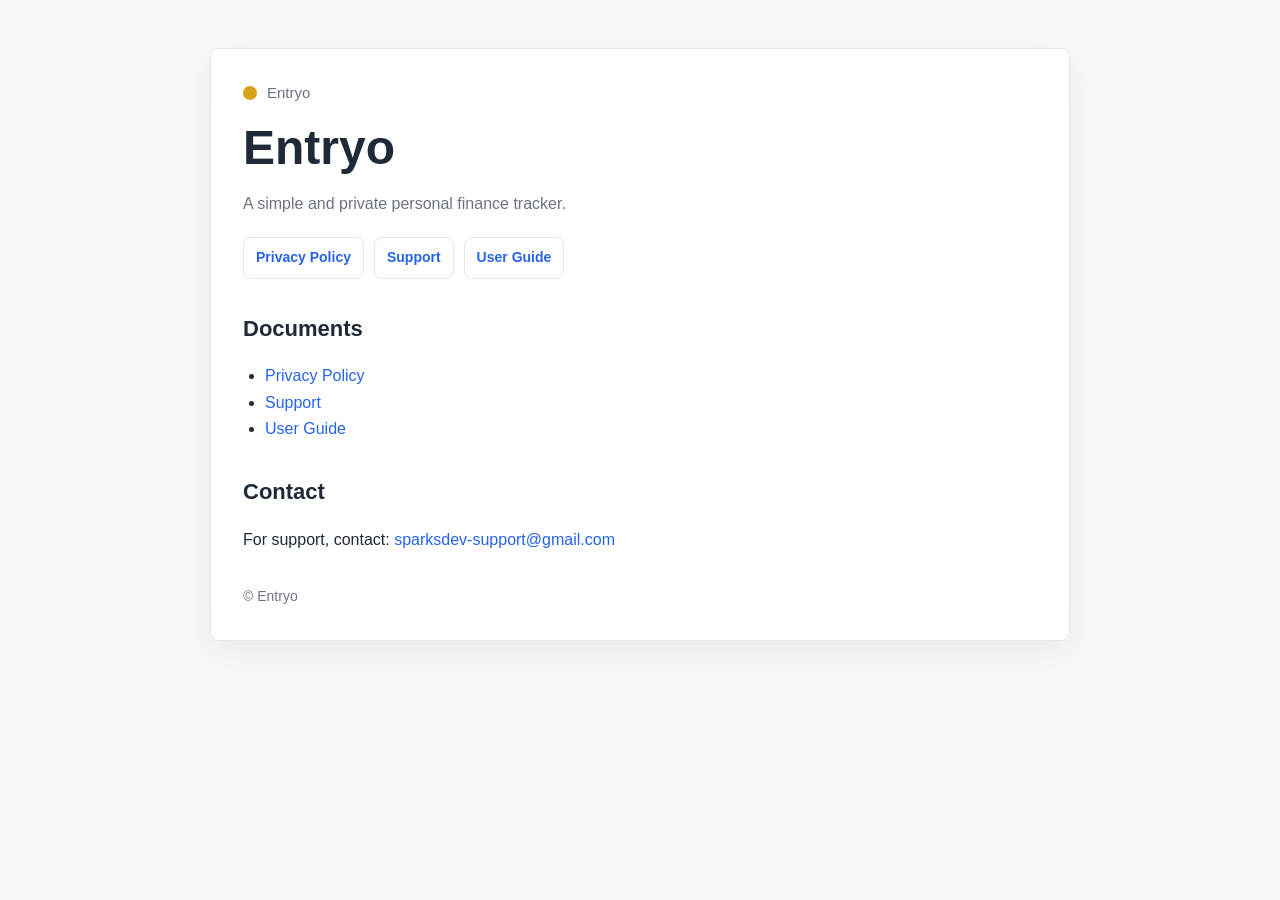
<file: index.html>
<!doctype html>
<html lang="en">
<head>
  <meta charset="utf-8">
  <meta name="viewport" content="width=device-width, initial-scale=1">
  <title>Entryo</title>
  <meta name="description" content="Entryo documents">
  <link rel="stylesheet" href="./styles.css">
</head>
<body>
  <main class="container">
    <article class="card">

<header>
  <div class="brand"><span class="logo-dot"></span><span>Entryo</span></div>
  <h1>Entryo</h1>
  <p class="muted">A simple and private personal finance tracker.</p>
  <nav class="page-actions" aria-label="Documents">
    <a class="button-link" href="./privacy/">Privacy Policy</a>
    <a class="button-link" href="./support/">Support</a>
    <a class="button-link" href="./guide/">User Guide</a>
  </nav>
</header>
<h2>Documents</h2>
<ul>
  <li><a href="./privacy/">Privacy Policy</a></li>
  <li><a href="./support/">Support</a></li>
  <li><a href="./guide/">User Guide</a></li>
</ul>
<h2>Contact</h2>
<p>For support, contact: <a href="mailto:sparksdev-support@gmail.com">sparksdev-support@gmail.com</a></p>
<footer>© Entryo</footer>

    </article>
  </main>
</body>
</html>
</file>
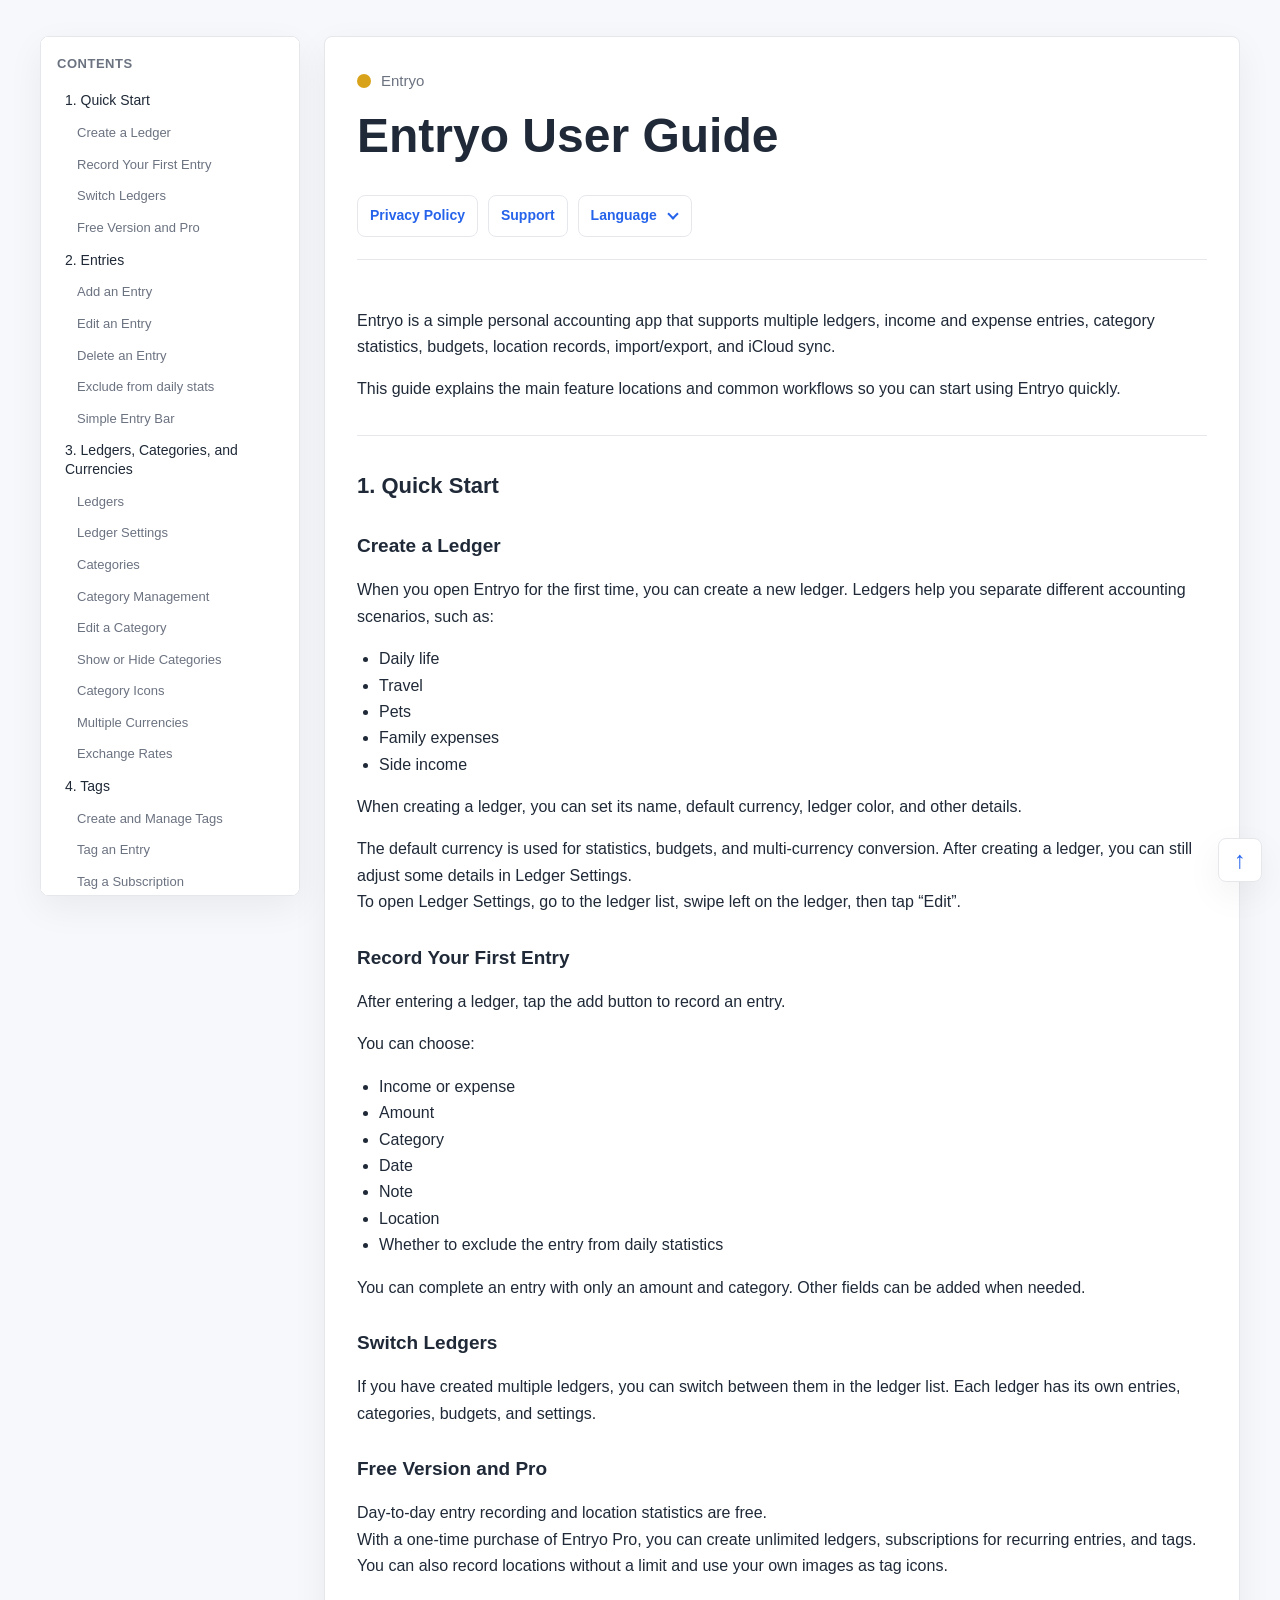
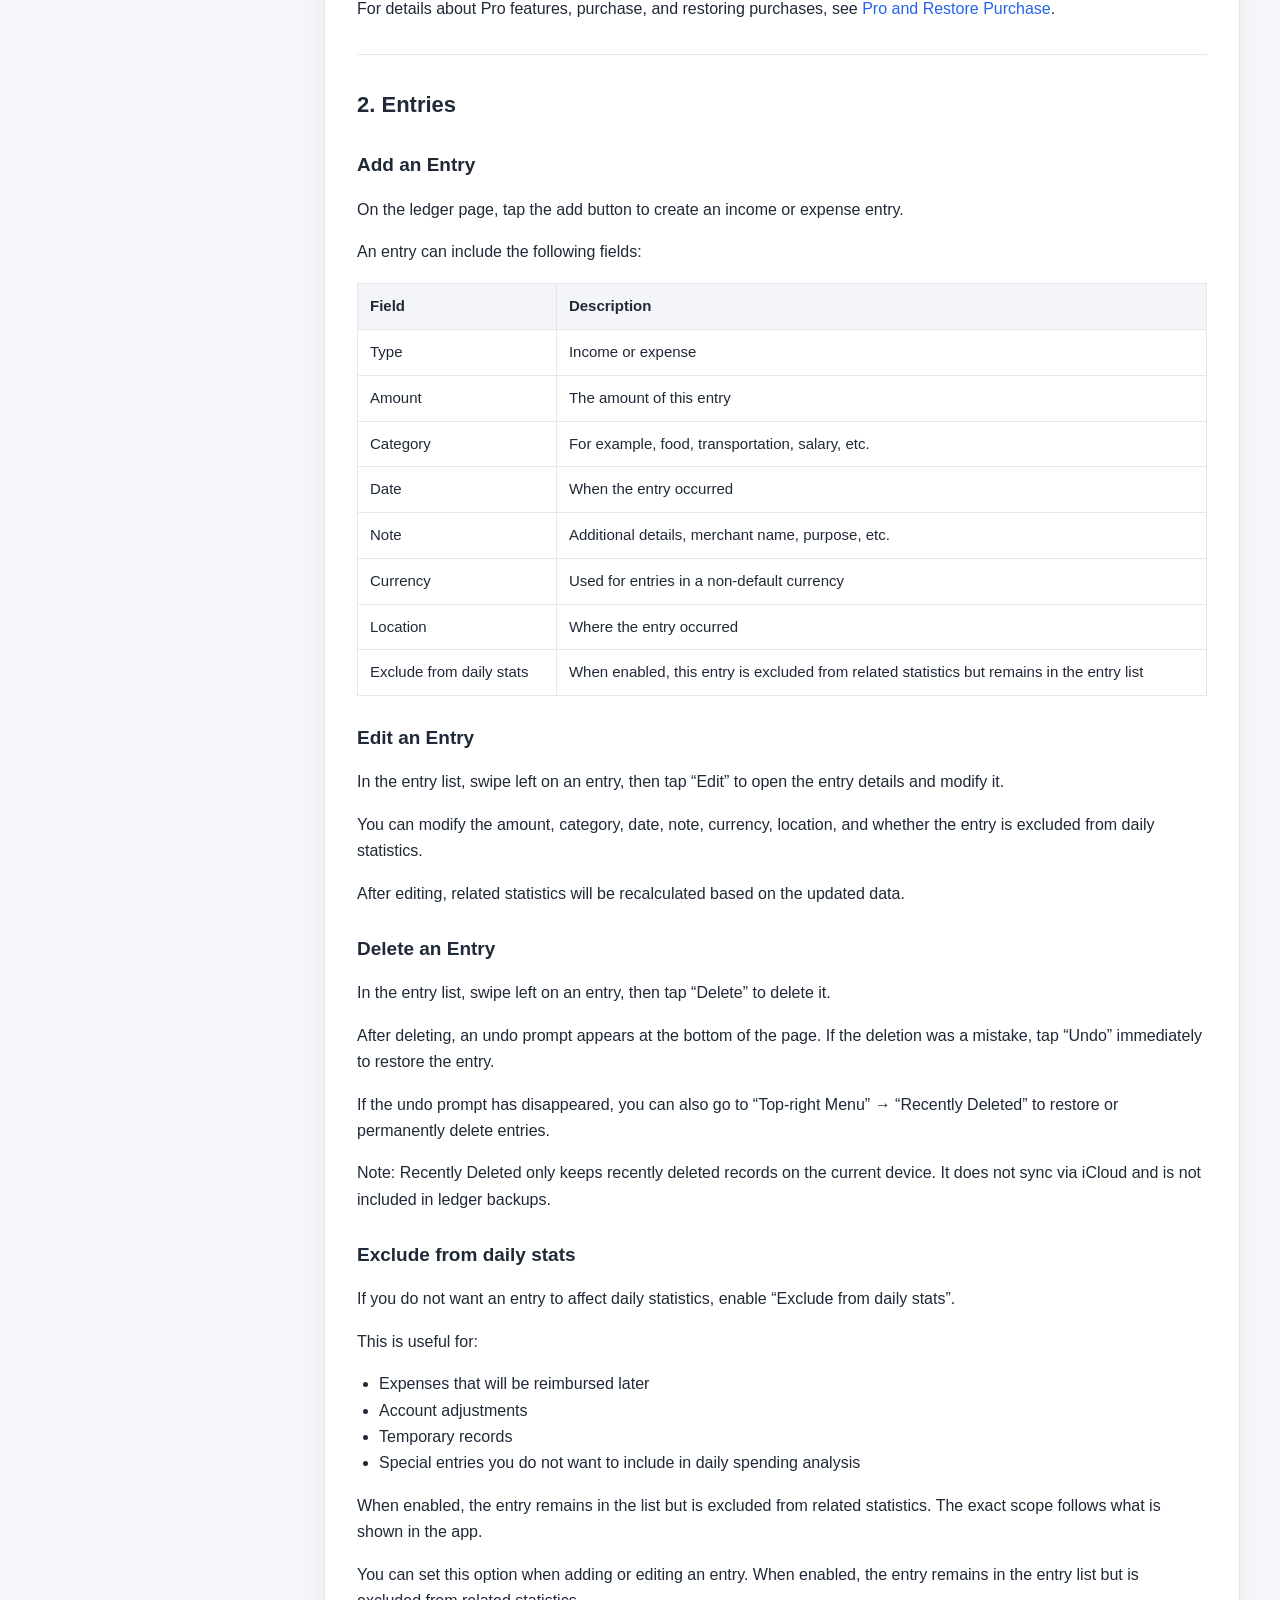
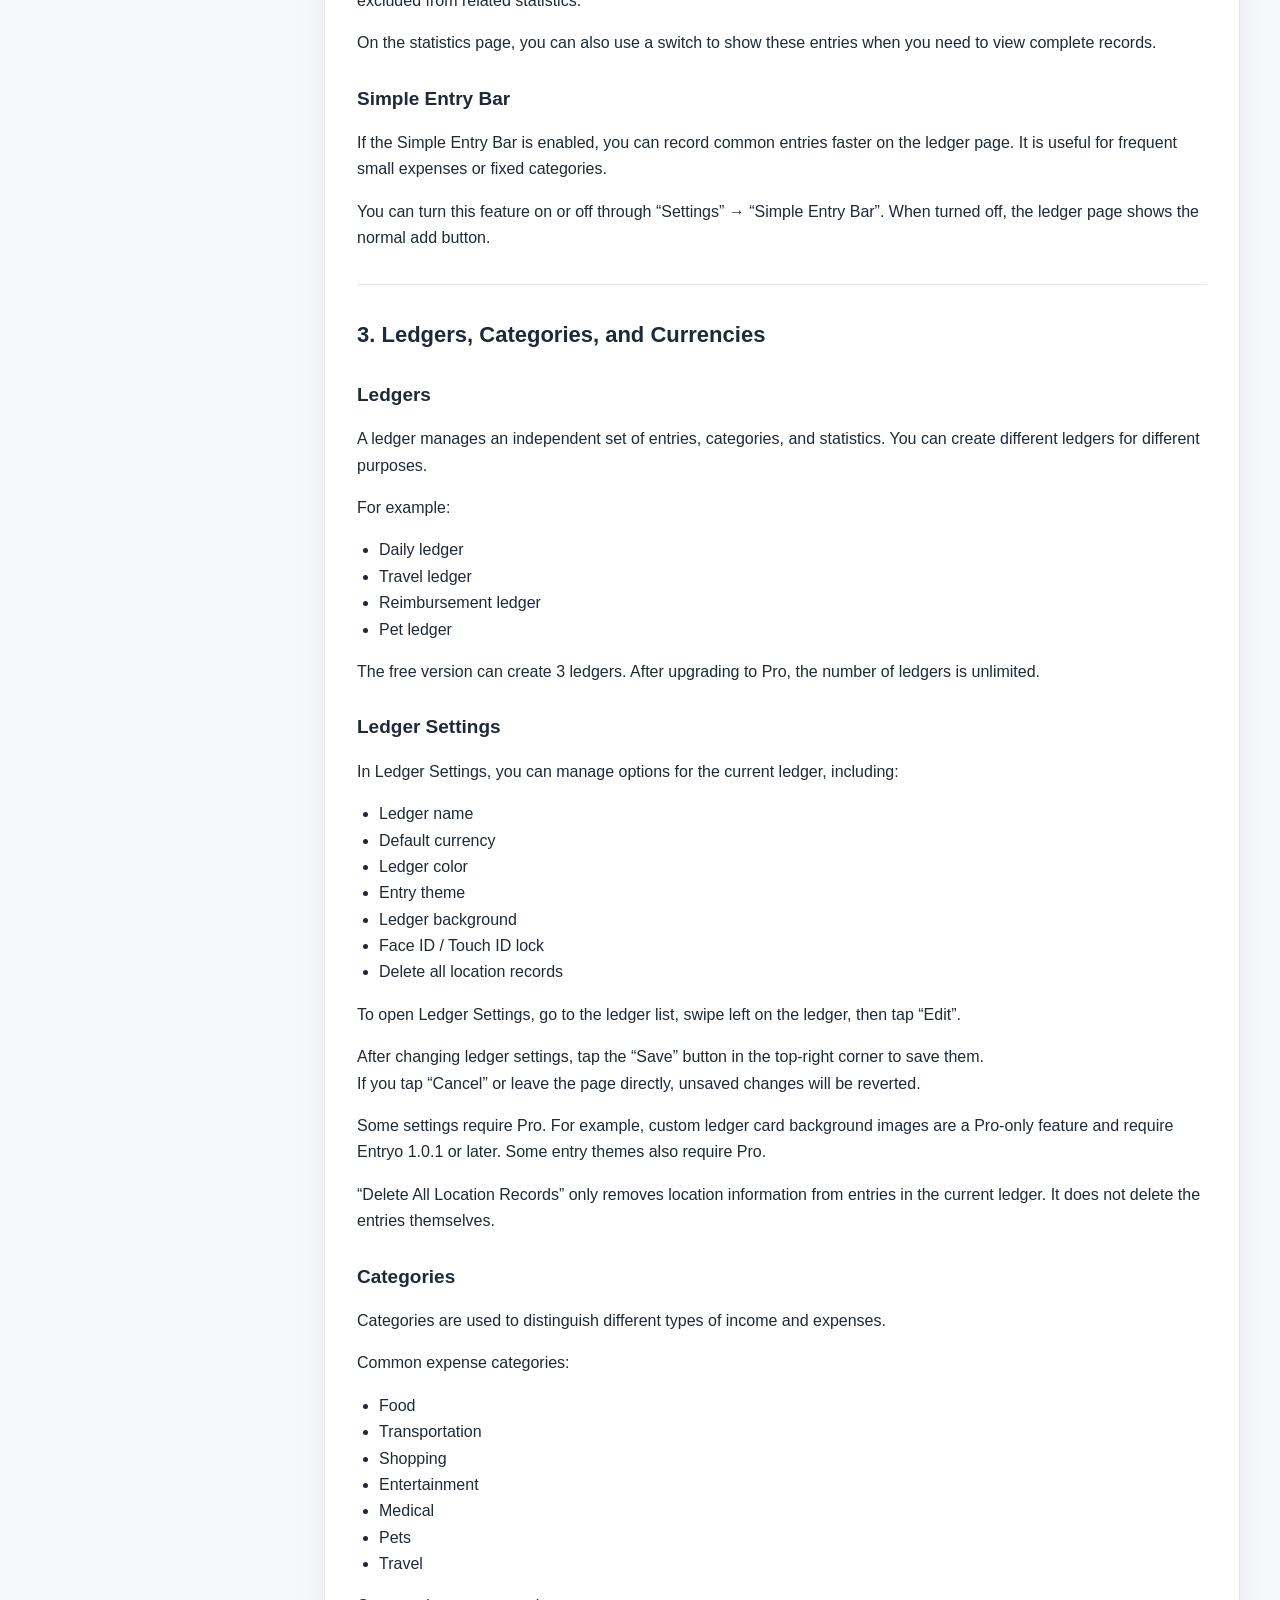
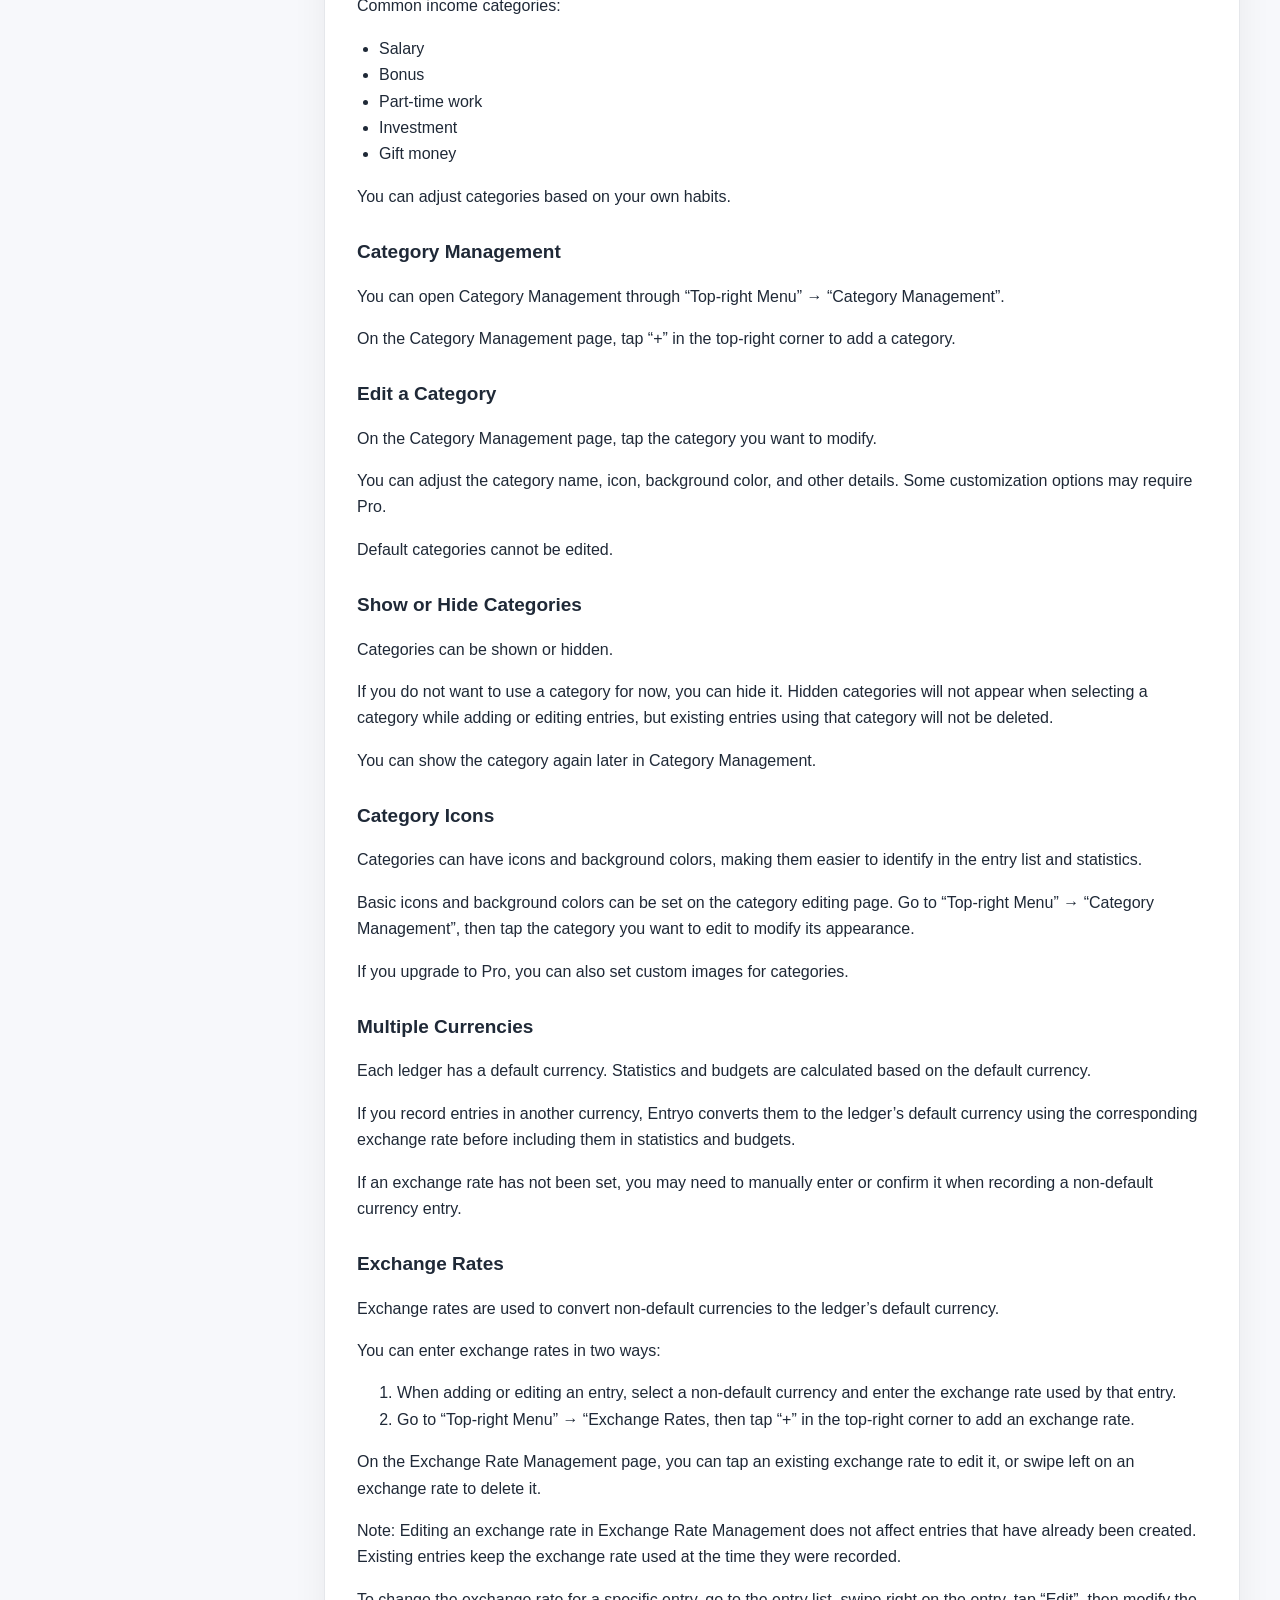
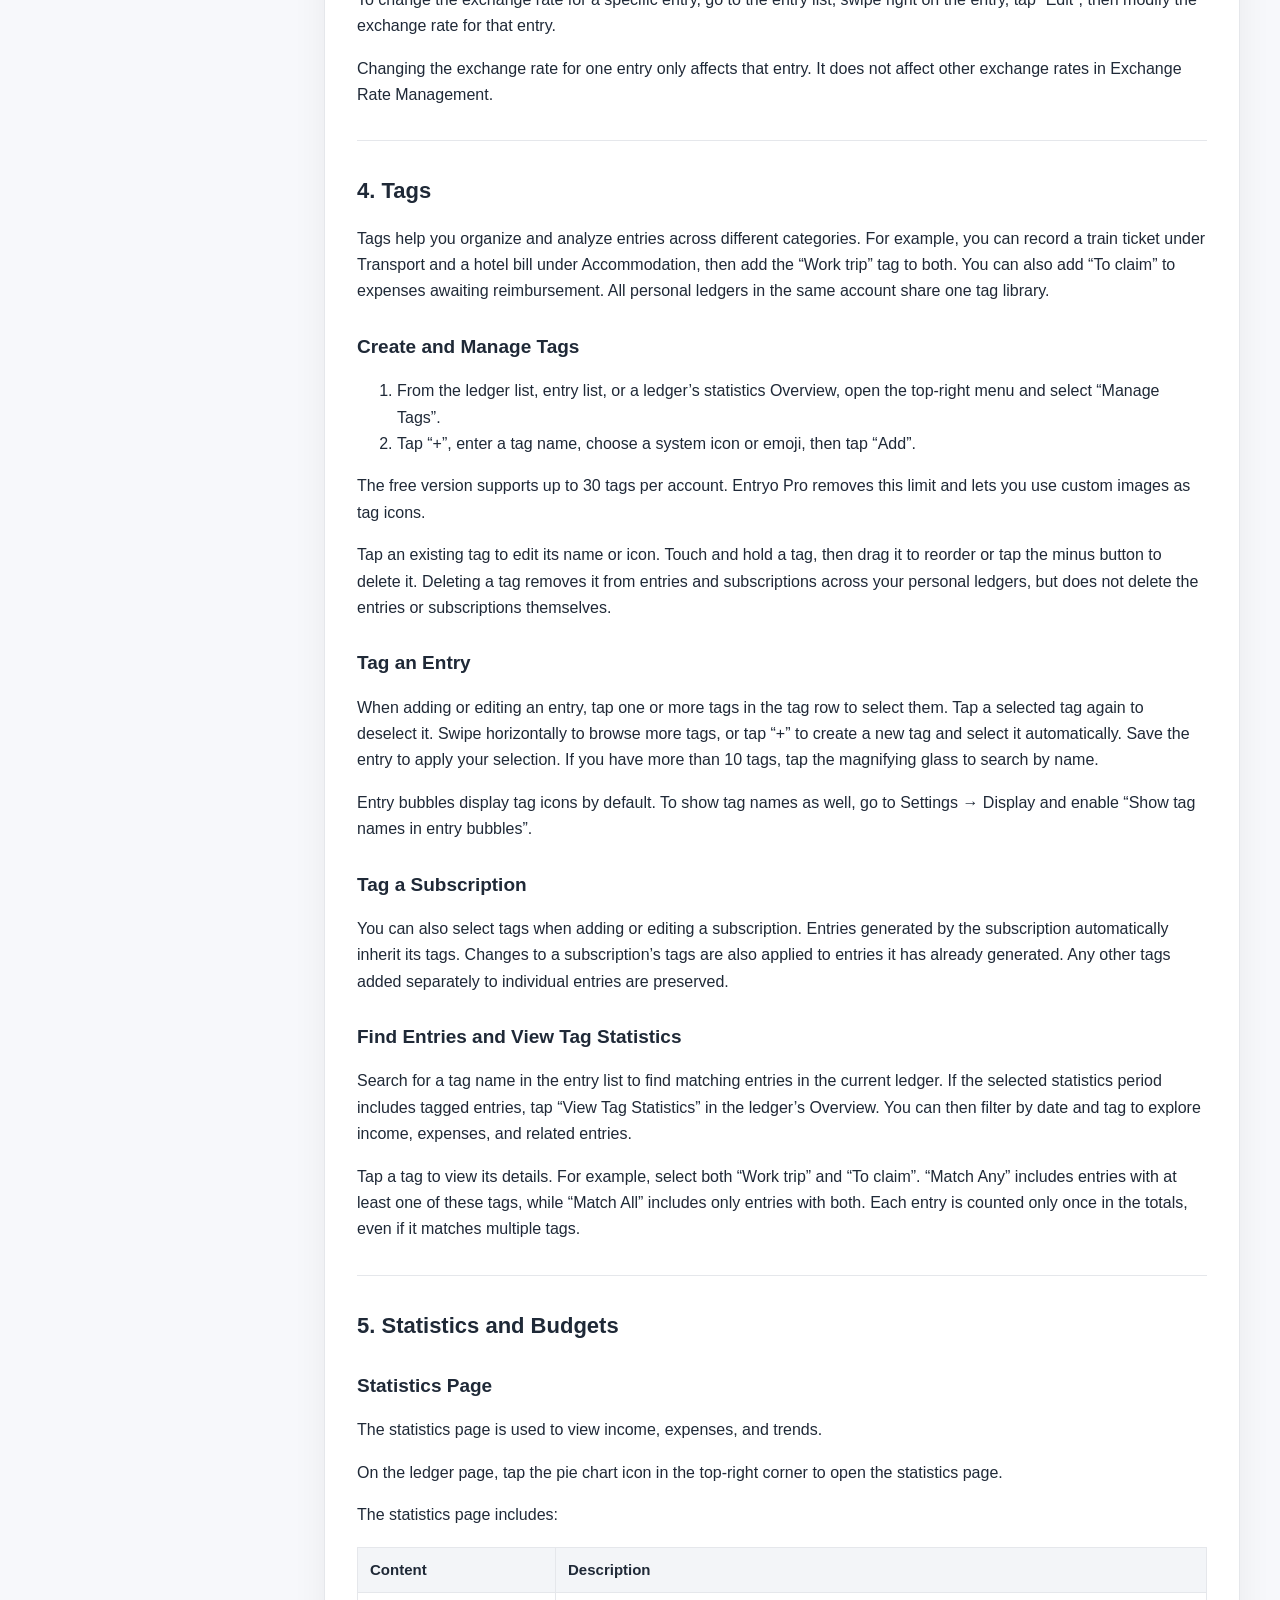
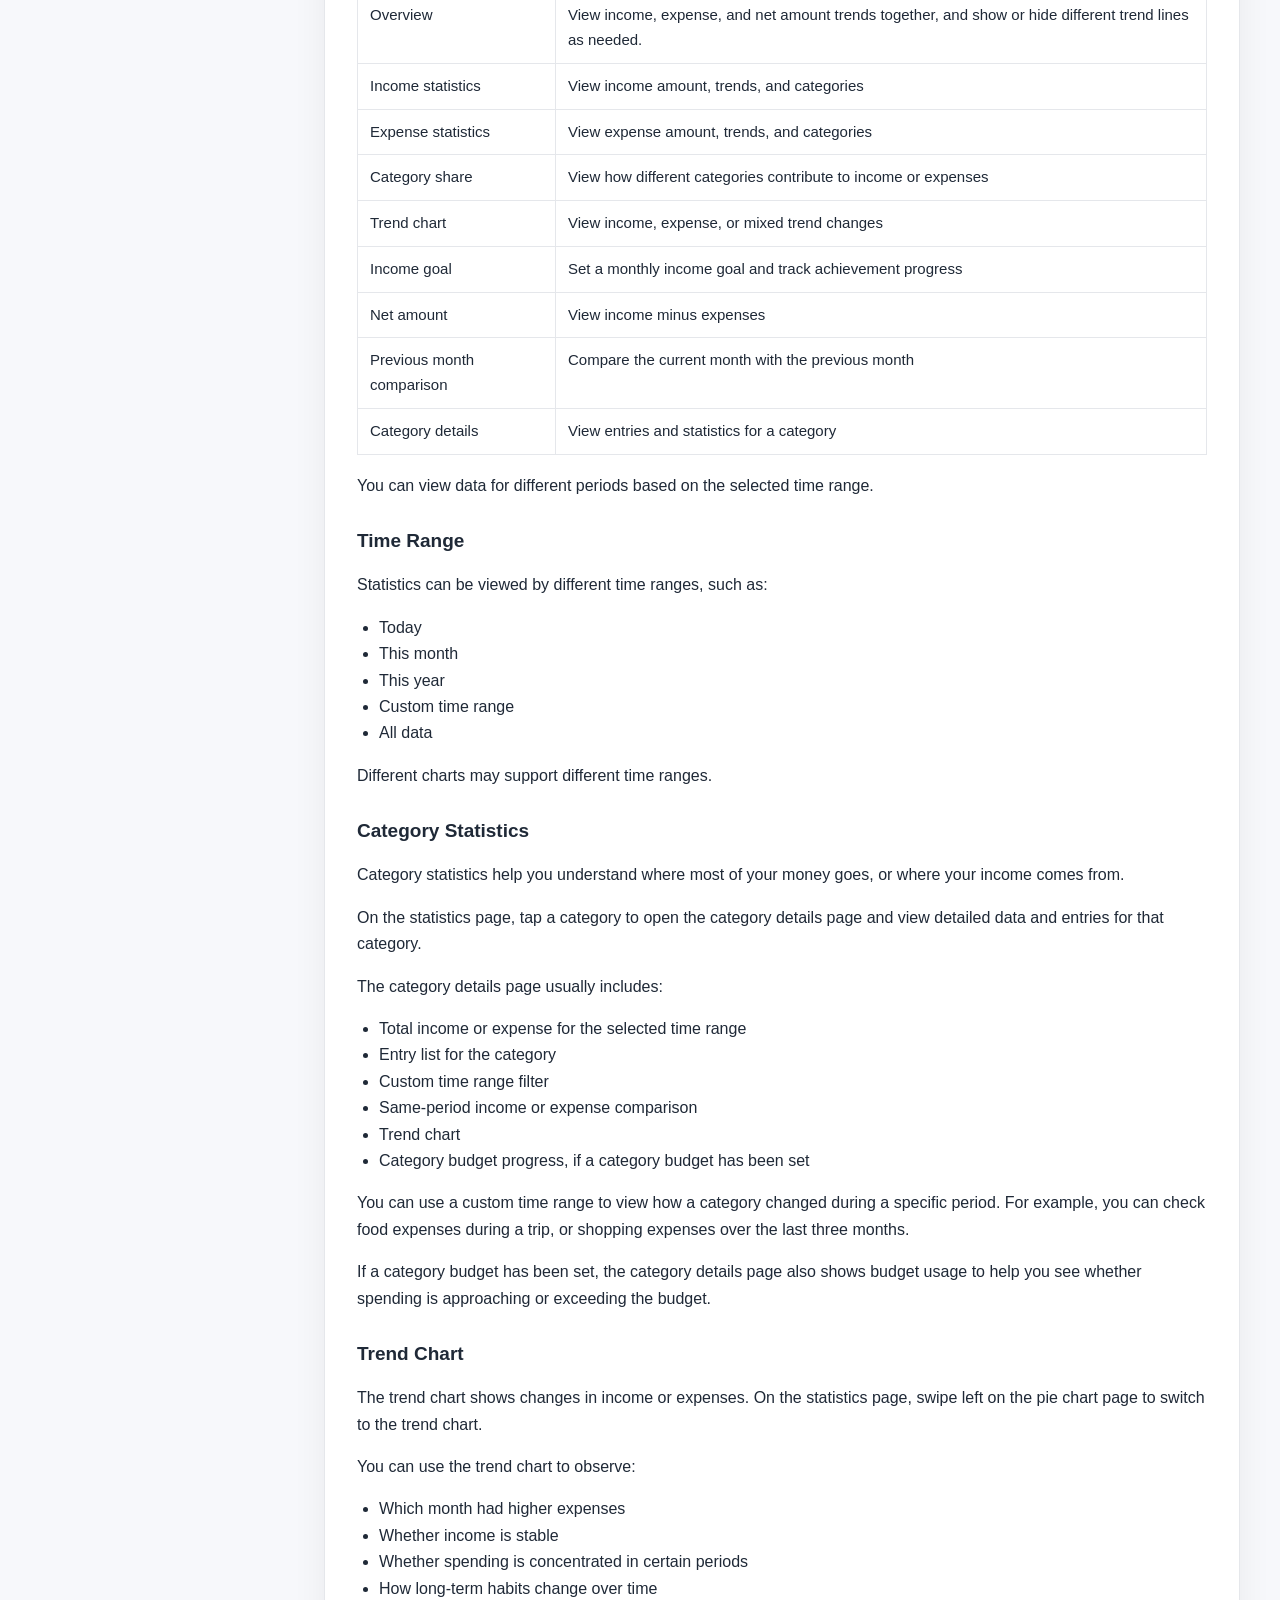
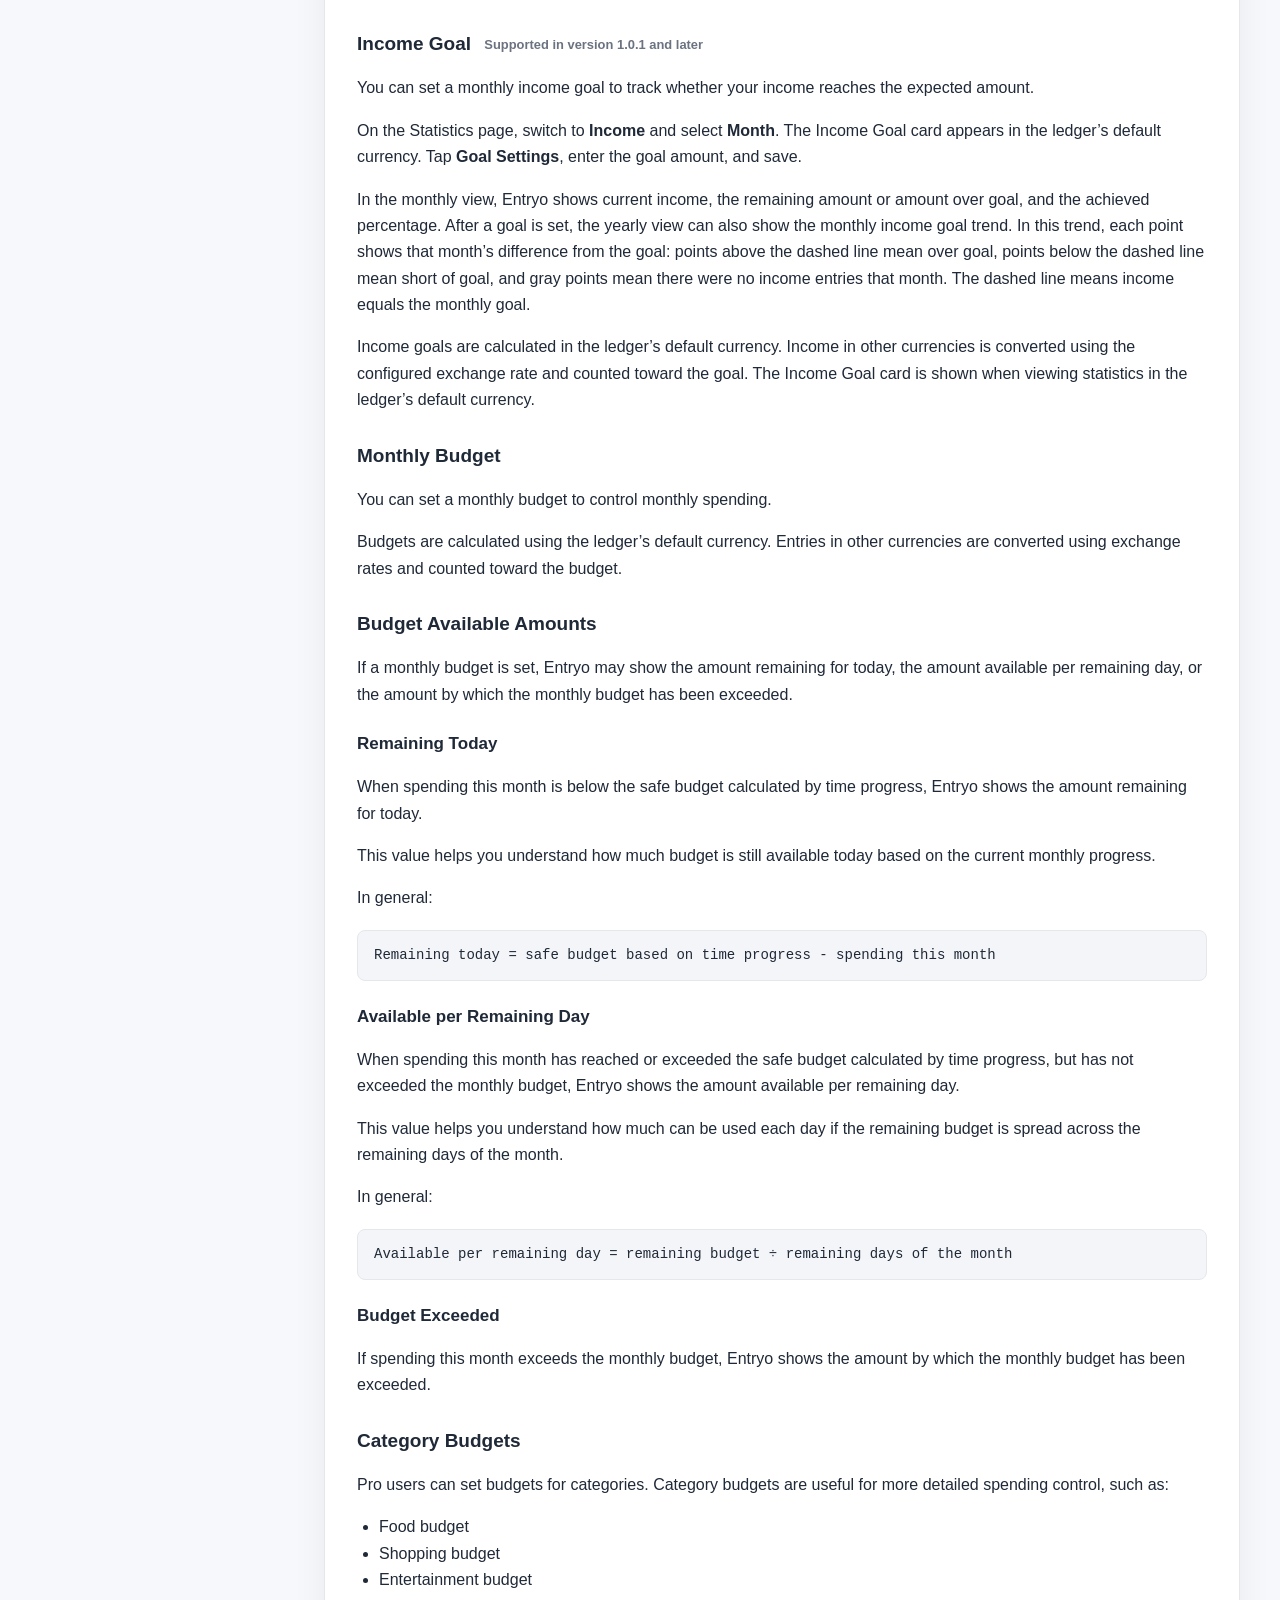
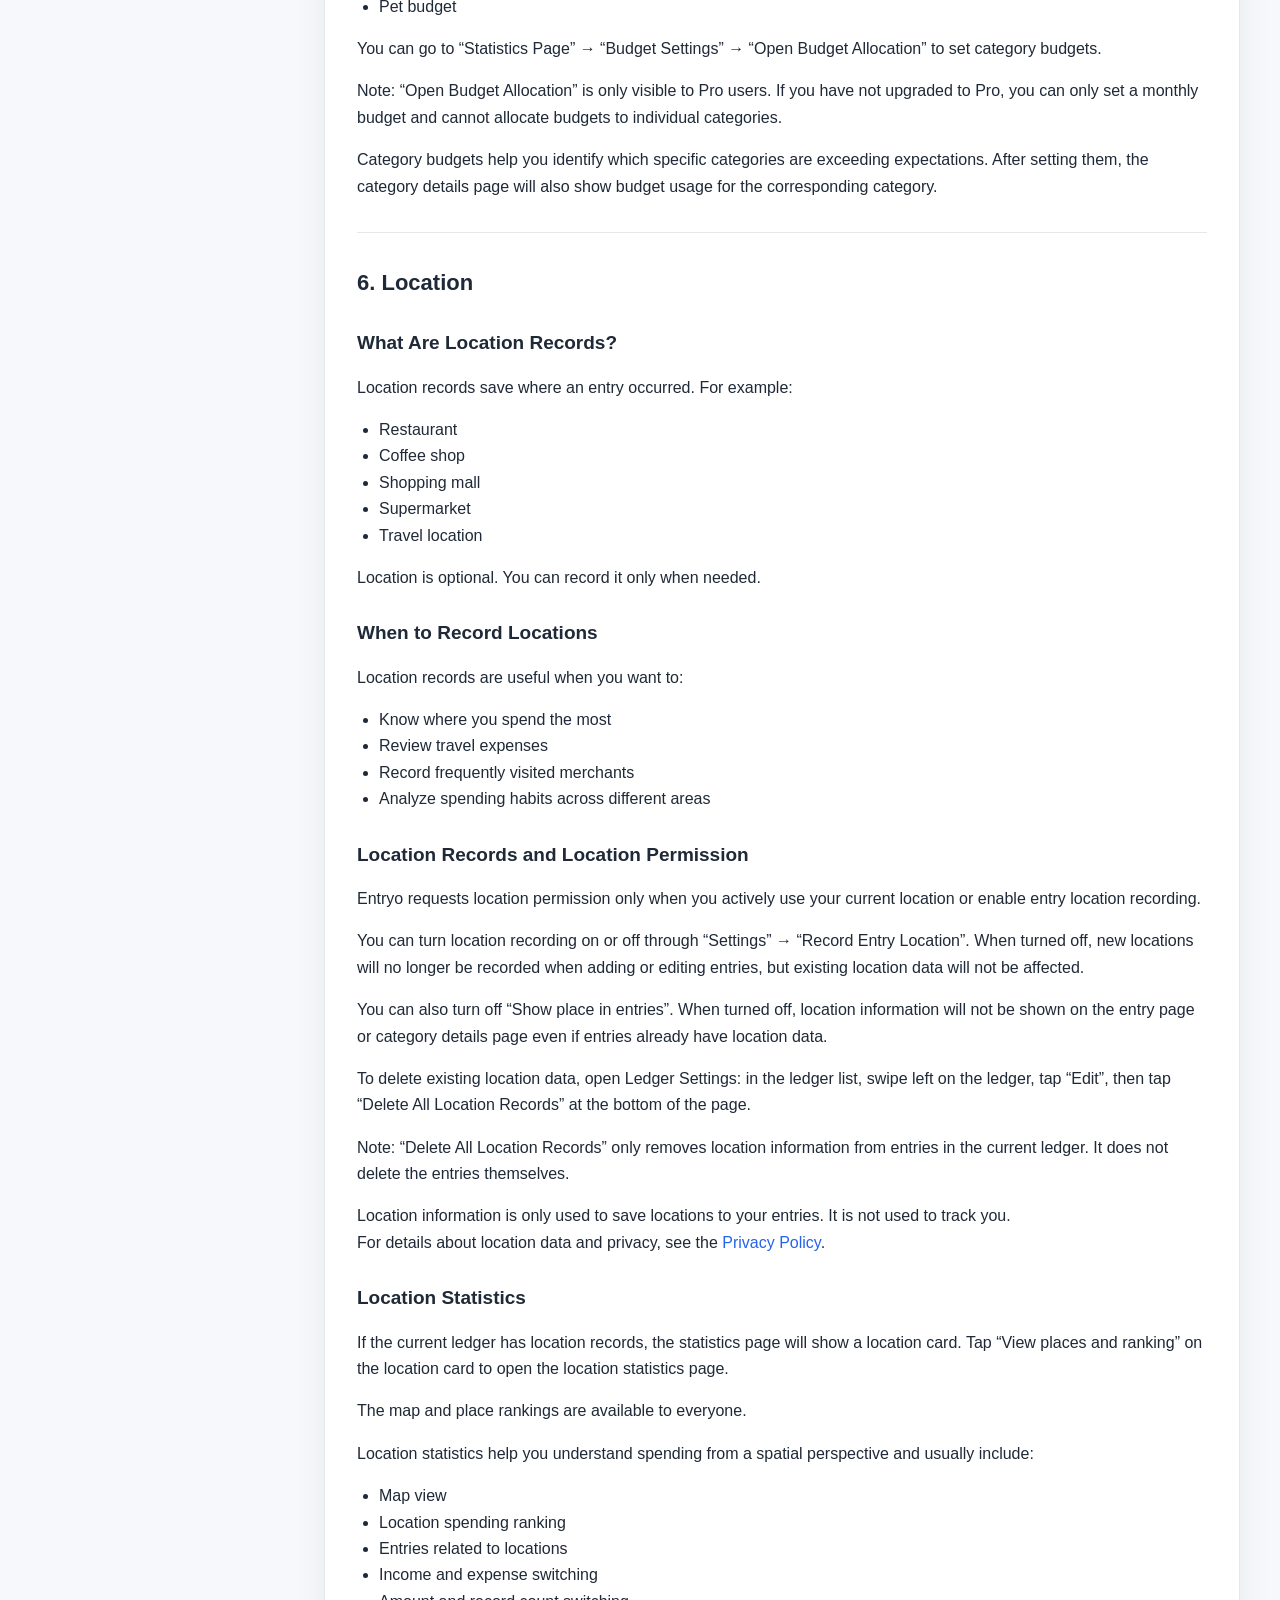
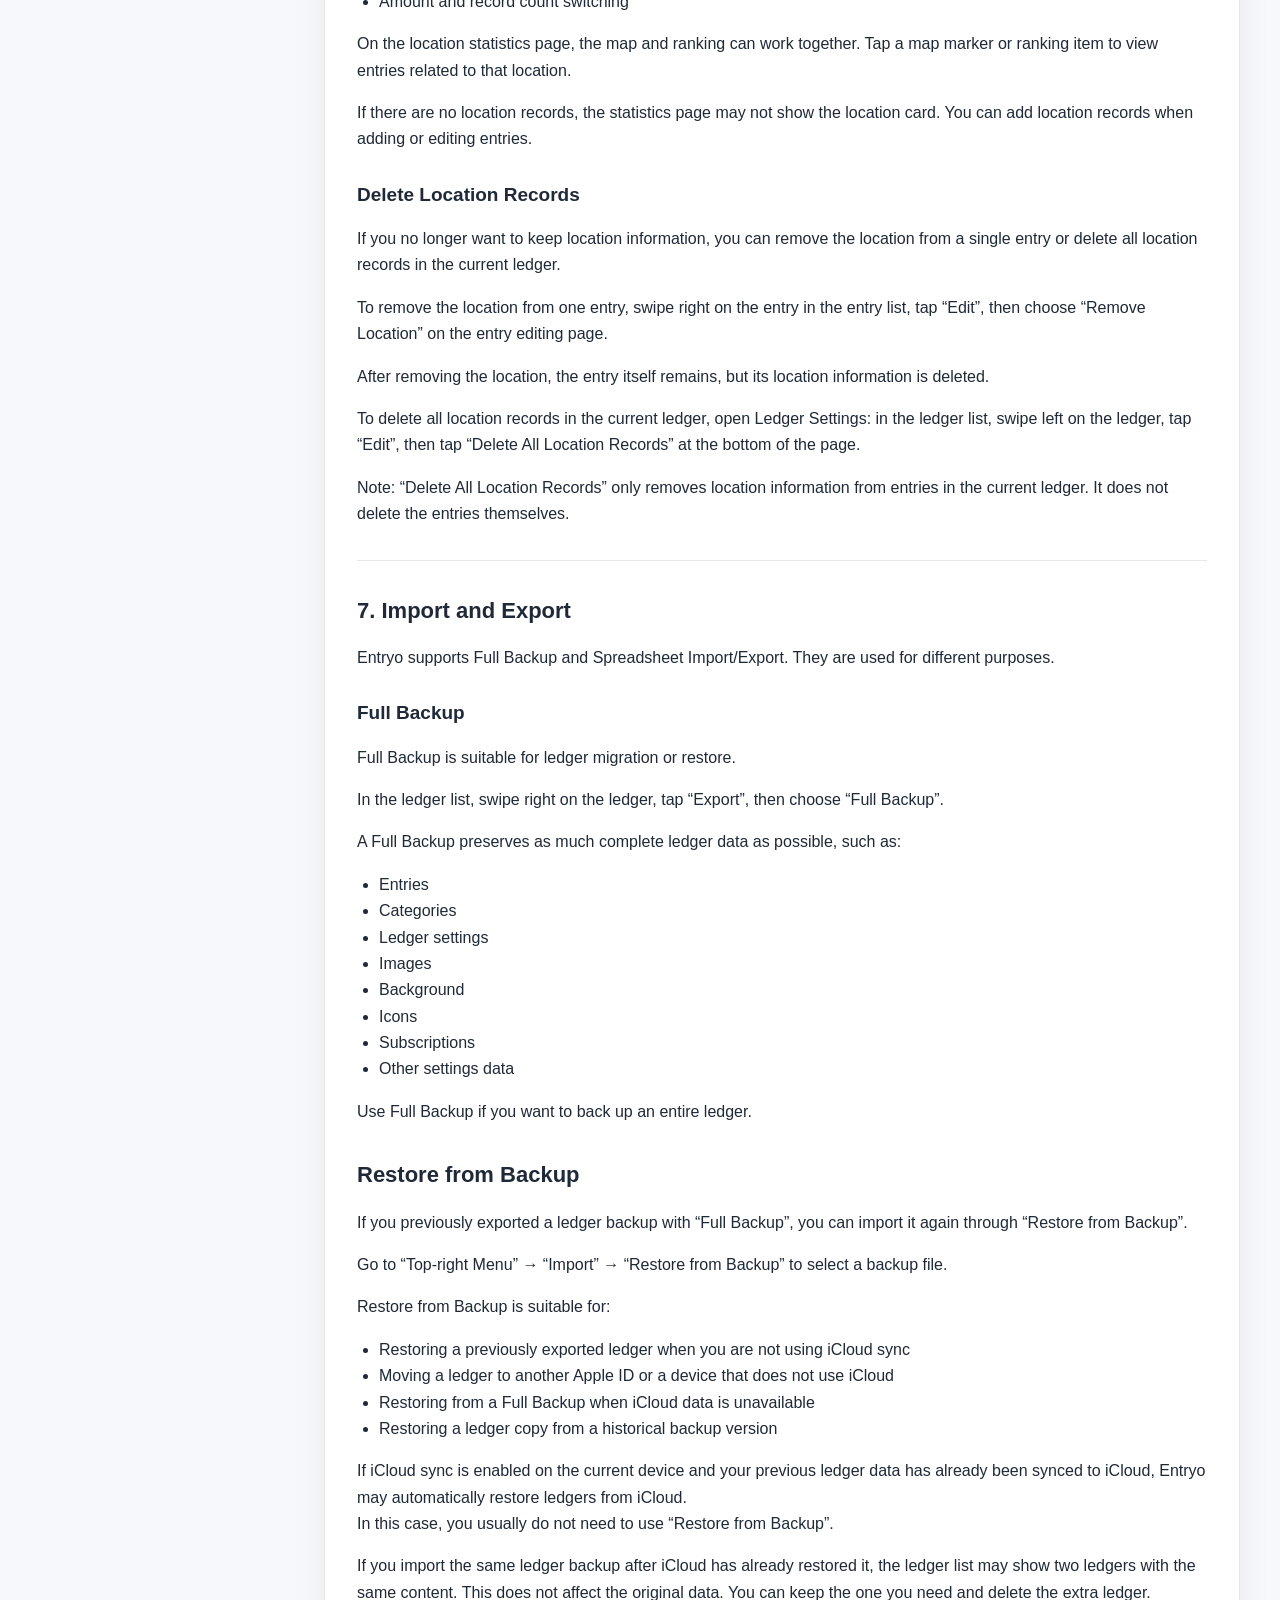
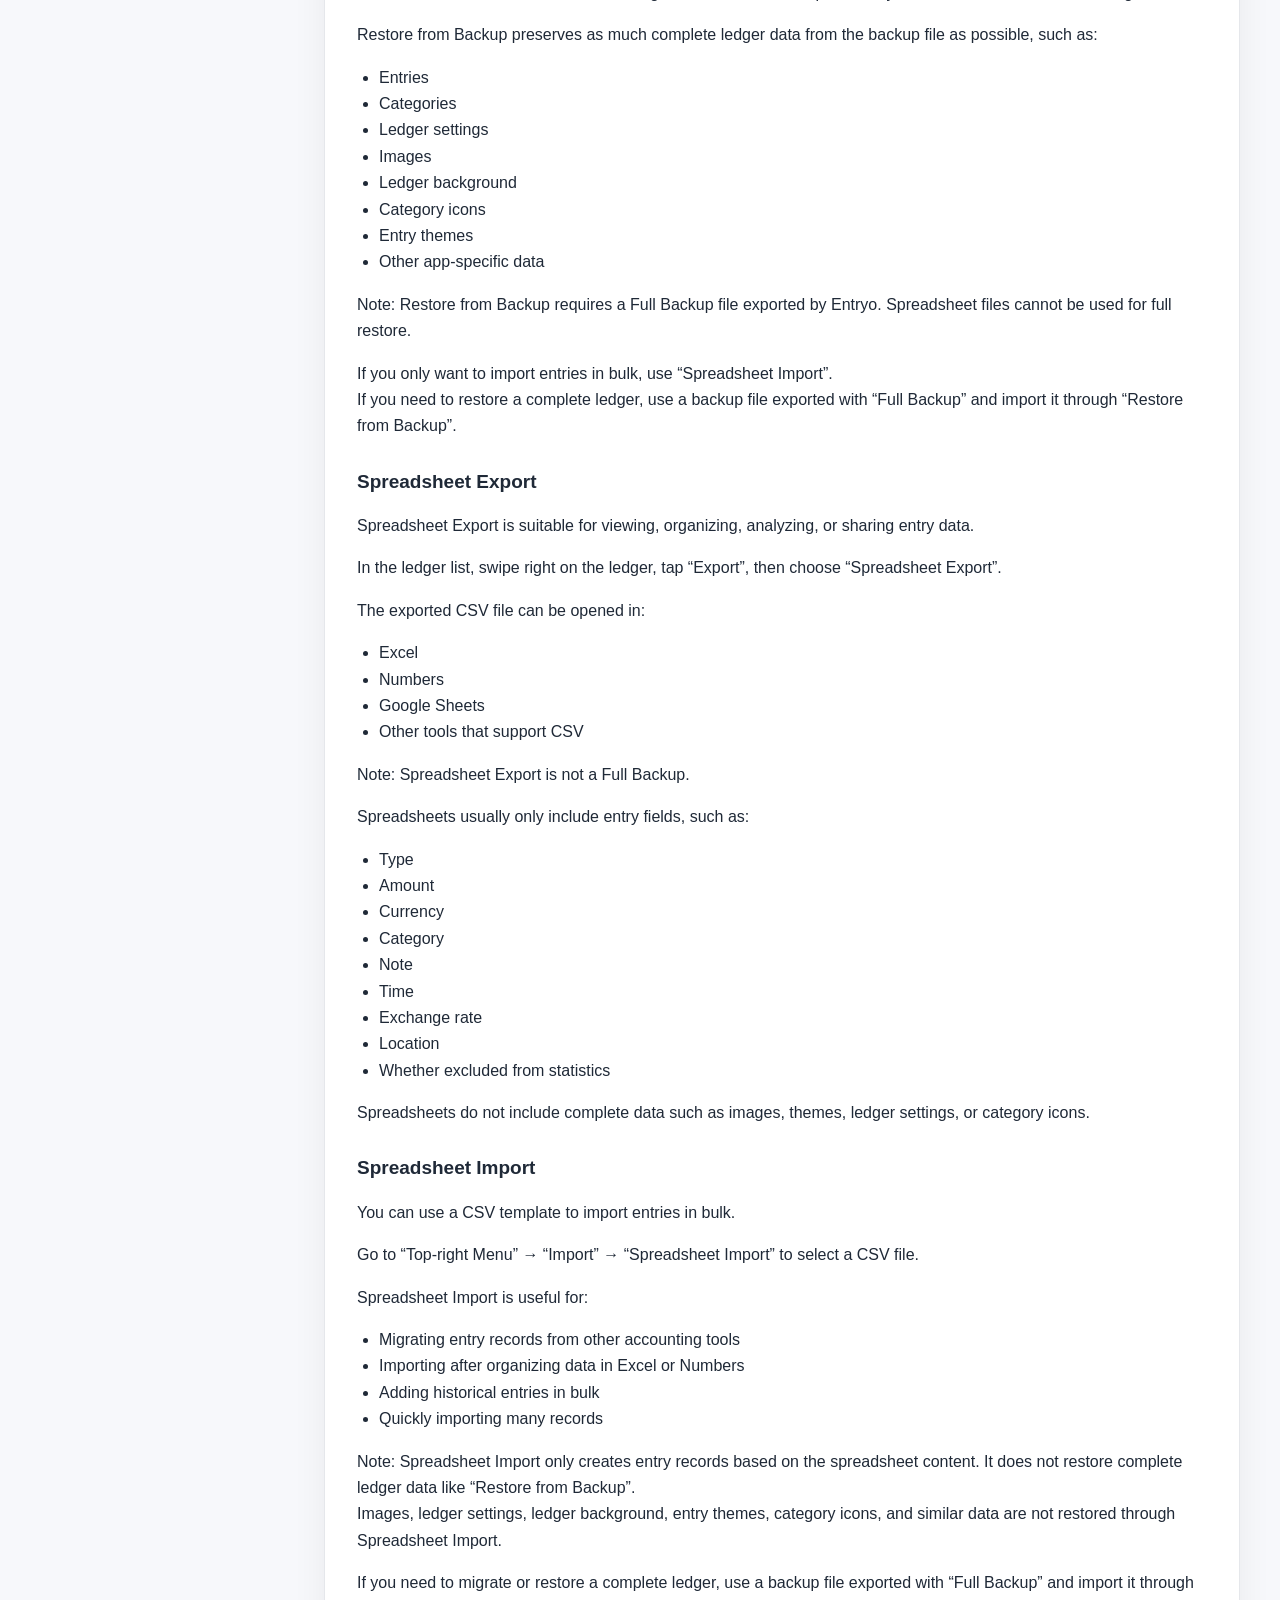
<file: guide/index.html>
<!doctype html>
<html lang="en">
<head>
  <meta charset="utf-8">
  <meta name="viewport" content="width=device-width, initial-scale=1">
  <title>Entryo User Guide</title>
  <meta name="description" content="Entryo user guide">
  <link rel="stylesheet" href="../styles.css">
</head>
<body class="guide-page" id="top">
  <main class="guide-shell">
<aside class="guide-toc" aria-label="Contents">
  <p class="toc-title">Contents</p>
  <ol>
    <li class="toc-level-2"><a href="#1-quick-start">1. Quick Start</a></li>
    <li class="toc-level-3"><a href="#create-a-ledger">Create a Ledger</a></li>
    <li class="toc-level-3"><a href="#record-your-first-entry">Record Your First Entry</a></li>
    <li class="toc-level-3"><a href="#switch-ledgers">Switch Ledgers</a></li>
    <li class="toc-level-3"><a href="#free-version-and-pro">Free Version and Pro</a></li>
    <li class="toc-level-2"><a href="#2-entries">2. Entries</a></li>
    <li class="toc-level-3"><a href="#add-an-entry">Add an Entry</a></li>
    <li class="toc-level-3"><a href="#edit-an-entry">Edit an Entry</a></li>
    <li class="toc-level-3"><a href="#delete-an-entry">Delete an Entry</a></li>
    <li class="toc-level-3"><a href="#exclude-from-daily-stats">Exclude from daily stats</a></li>
    <li class="toc-level-3"><a href="#simple-entry-bar">Simple Entry Bar</a></li>
    <li class="toc-level-2"><a href="#3-ledgers-categories-and-currencies">3. Ledgers, Categories, and Currencies</a></li>
    <li class="toc-level-3"><a href="#ledgers">Ledgers</a></li>
    <li class="toc-level-3"><a href="#ledger-settings">Ledger Settings</a></li>
    <li class="toc-level-3"><a href="#categories">Categories</a></li>
    <li class="toc-level-3"><a href="#category-management">Category Management</a></li>
    <li class="toc-level-3"><a href="#edit-a-category">Edit a Category</a></li>
    <li class="toc-level-3"><a href="#show-or-hide-categories">Show or Hide Categories</a></li>
    <li class="toc-level-3"><a href="#category-icons">Category Icons</a></li>
    <li class="toc-level-3"><a href="#multiple-currencies">Multiple Currencies</a></li>
    <li class="toc-level-3"><a href="#exchange-rates">Exchange Rates</a></li>
    <li class="toc-level-2"><a href="#4-tags">4. Tags</a></li>
    <li class="toc-level-3"><a href="#create-and-manage-tags">Create and Manage Tags</a></li>
    <li class="toc-level-3"><a href="#tag-an-entry">Tag an Entry</a></li>
    <li class="toc-level-3"><a href="#tag-a-subscription">Tag a Subscription</a></li>
    <li class="toc-level-3"><a href="#find-entries-and-view-tag-statistics">Find Entries and View Tag Statistics</a></li>
    <li class="toc-level-2"><a href="#4-statistics-and-budgets">5. Statistics and Budgets</a></li>
    <li class="toc-level-3"><a href="#statistics-page">Statistics Page</a></li>
    <li class="toc-level-3"><a href="#time-range">Time Range</a></li>
    <li class="toc-level-3"><a href="#category-statistics">Category Statistics</a></li>
    <li class="toc-level-3"><a href="#trend-chart">Trend Chart</a></li>
    <li class="toc-level-3"><a href="#income-goal">Income Goal</a></li>
    <li class="toc-level-3"><a href="#monthly-budget">Monthly Budget</a></li>
    <li class="toc-level-3"><a href="#available-today">Available Today</a></li>
    <li class="toc-level-3"><a href="#category-budgets">Category Budgets</a></li>
    <li class="toc-level-2"><a href="#6-location">6. Location</a></li>
    <li class="toc-level-3"><a href="#what-are-location-records">What Are Location Records?</a></li>
    <li class="toc-level-3"><a href="#when-to-record-locations">When to Record Locations</a></li>
    <li class="toc-level-3"><a href="#location-records-and-location-permission">Location Records and Location Permission</a></li>
    <li class="toc-level-3"><a href="#location-statistics">Location Statistics</a></li>
    <li class="toc-level-3"><a href="#delete-location-records">Delete Location Records</a></li>
    <li class="toc-level-2"><a href="#7-import-and-export">7. Import and Export</a></li>
    <li class="toc-level-3"><a href="#full-backup">Full Backup</a></li>
    <li class="toc-level-2"><a href="#restore-from-backup">Restore from Backup</a></li>
    <li class="toc-level-3"><a href="#spreadsheet-export">Spreadsheet Export</a></li>
    <li class="toc-level-3"><a href="#spreadsheet-import">Spreadsheet Import</a></li>
    <li class="toc-level-3"><a href="#spreadsheet-template-format">Spreadsheet Template Format</a></li>
    <li class="toc-level-3"><a href="#amount-and-type">Amount and Type</a></li>
    <li class="toc-level-3"><a href="#date-format">Date Format</a></li>
    <li class="toc-level-2"><a href="#8-icloud-sync">8. iCloud Sync</a></li>
    <li class="toc-level-3"><a href="#what-is-icloud-sync">What Is iCloud Sync?</a></li>
    <li class="toc-level-3"><a href="#sync-may-take-time">Sync May Take Time</a></li>
    <li class="toc-level-3"><a href="#empty-ledger-page">Empty Ledger Page</a></li>
    <li class="toc-level-3"><a href="#before-using-icloud-sync">Before Using iCloud Sync</a></li>
    <li class="toc-level-3"><a href="#recently-deleted-does-not-sync">Recently Deleted Does Not Sync</a></li>
    <li class="toc-level-3"><a href="#when-sync-has-not-updated-for-a-long-time">When Sync Has Not Updated for a Long Time</a></li>
    <li class="toc-level-2"><a href="#9-pro-and-restore-purchase">9. Pro and Restore Purchase</a></li>
    <li class="toc-level-3"><a href="#what-is-pro">What Is Pro?</a></li>
    <li class="toc-level-3"><a href="#what-does-pro-include">What Does Pro Include?</a></li>
    <li class="toc-level-4"><a href="#unlimited-capacity">Unlimited Use</a></li>
    <li class="toc-level-4"><a href="#personalized-appearance">Personalized Appearance</a></li>
    <li class="toc-level-4"><a href="#deeper-statistics">Advanced Tools</a></li>
    <li class="toc-level-3"><a href="#what-is-included-in-the-free-version">What Is Included in the Free Version?</a></li>
    <li class="toc-level-3"><a href="#purchase-pro">Purchase Pro</a></li>
    <li class="toc-level-3"><a href="#restore-purchase">Restore Purchase</a></li>
    <li class="toc-level-3"><a href="#purchase-failed">Purchase Failed</a></li>
    <li class="toc-level-2"><a href="#url-scheme-and-shortcuts">10. URL Scheme and Shortcuts</a></li>
    <li class="toc-level-2"><a href="#11-faq">11. FAQ</a></li>
    <li class="toc-level-3"><a href="#q1-why-do-i-not-see-my-previous-ledgers-after-installing-the-app-on-a-new-device">Q1: Why do I not see my previous ledgers after installing the app on a new device?</a></li>
    <li class="toc-level-3"><a href="#q2-can-spreadsheet-export-be-used-as-a-full-backup">Q2: Can Spreadsheet Export be used as a Full Backup?</a></li>
    <li class="toc-level-3"><a href="#q3-can-exported-spreadsheet-files-be-imported-again">Q3: Can exported spreadsheet files be imported again?</a></li>
    <li class="toc-level-3"><a href="#q4-why-is-the-amount-in-statistics-different-from-the-amount-i-entered">Q4: Why is the amount in statistics different from the amount I entered?</a></li>
    <li class="toc-level-3"><a href="#q5-why-does-the-budget-amount-not-match-the-expense-amount">Q5: Why does the budget amount not match the expense amount?</a></li>
    <li class="toc-level-3"><a href="#q6-can-i-restore-an-entry-after-deleting-it">Q6: Can I restore an entry after deleting it?</a></li>
    <li class="toc-level-3"><a href="#q7-does-recently-deleted-sync-to-other-devices">Q7: Does Recently Deleted sync to other devices?</a></li>
    <li class="toc-level-3"><a href="#q8-does-entryo-upload-my-accounting-data">Q8: Does Entryo upload my accounting data?</a></li>
    <li class="toc-level-3"><a href="#q9-why-does-the-location-feature-need-location-permission">Q9: Why does the location feature need location permission?</a></li>
    <li class="toc-level-3"><a href="#q10-is-pro-a-subscription">Q10: Is Pro a subscription?</a></li>
    <li class="toc-level-3"><a href="#q11-do-i-need-to-purchase-pro-again-after-switching-devices">Q11: Do I need to purchase Pro again after switching devices?</a></li>
    <li class="toc-level-3"><a href="#q12-why-can-i-not-find-some-feature-entrances">Q12: Why can I not find some feature entrances?</a></li>
    <li class="toc-level-3"><a href="#q13-when-should-i-use-exclude-from-daily-stats">Q13: When should I use “Exclude from daily stats”?</a></li>
    <li class="toc-level-3"><a href="#q14-how-do-i-contact-support">Q14: How do I contact support?</a></li>

    <li class="toc-level-2"><a href="#version-notes">Version Notes</a></li>
  </ol>
</aside>
    <article class="guide-content">
      <header class="guide-header">
        <div class="brand"><span class="logo-dot"></span><a href="../">Entryo</a></div>
        <div class="guide-title-row">
          <h1>Entryo User Guide</h1>
          <details class="mobile-toc">
            <summary class="mobile-toc-toggle">Contents</summary>
            <div class="mobile-toc-panel">
            <p class="toc-title">Contents</p>
            <ol>
              <li class="toc-level-2"><a href="#1-quick-start">1. Quick Start</a></li>
              <li class="toc-level-3"><a href="#create-a-ledger">Create a Ledger</a></li>
              <li class="toc-level-3"><a href="#record-your-first-entry">Record Your First Entry</a></li>
              <li class="toc-level-3"><a href="#switch-ledgers">Switch Ledgers</a></li>
              <li class="toc-level-3"><a href="#free-version-and-pro">Free Version and Pro</a></li>
              <li class="toc-level-2"><a href="#2-entries">2. Entries</a></li>
              <li class="toc-level-3"><a href="#add-an-entry">Add an Entry</a></li>
              <li class="toc-level-3"><a href="#edit-an-entry">Edit an Entry</a></li>
              <li class="toc-level-3"><a href="#delete-an-entry">Delete an Entry</a></li>
              <li class="toc-level-3"><a href="#exclude-from-daily-stats">Exclude from daily stats</a></li>
              <li class="toc-level-3"><a href="#simple-entry-bar">Simple Entry Bar</a></li>
              <li class="toc-level-2"><a href="#3-ledgers-categories-and-currencies">3. Ledgers, Categories, and Currencies</a></li>
              <li class="toc-level-3"><a href="#ledgers">Ledgers</a></li>
              <li class="toc-level-3"><a href="#ledger-settings">Ledger Settings</a></li>
              <li class="toc-level-3"><a href="#categories">Categories</a></li>
              <li class="toc-level-3"><a href="#category-management">Category Management</a></li>
              <li class="toc-level-3"><a href="#edit-a-category">Edit a Category</a></li>
              <li class="toc-level-3"><a href="#show-or-hide-categories">Show or Hide Categories</a></li>
              <li class="toc-level-3"><a href="#category-icons">Category Icons</a></li>
              <li class="toc-level-3"><a href="#multiple-currencies">Multiple Currencies</a></li>
              <li class="toc-level-3"><a href="#exchange-rates">Exchange Rates</a></li>
              <li class="toc-level-2"><a href="#4-tags">4. Tags</a></li>
              <li class="toc-level-3"><a href="#create-and-manage-tags">Create and Manage Tags</a></li>
              <li class="toc-level-3"><a href="#tag-an-entry">Tag an Entry</a></li>
              <li class="toc-level-3"><a href="#tag-a-subscription">Tag a Subscription</a></li>
              <li class="toc-level-3"><a href="#find-entries-and-view-tag-statistics">Find Entries and View Tag Statistics</a></li>
              <li class="toc-level-2"><a href="#4-statistics-and-budgets">5. Statistics and Budgets</a></li>
              <li class="toc-level-3"><a href="#statistics-page">Statistics Page</a></li>
              <li class="toc-level-3"><a href="#time-range">Time Range</a></li>
              <li class="toc-level-3"><a href="#category-statistics">Category Statistics</a></li>
              <li class="toc-level-3"><a href="#trend-chart">Trend Chart</a></li>
              <li class="toc-level-3"><a href="#income-goal">Income Goal</a></li>
              <li class="toc-level-3"><a href="#monthly-budget">Monthly Budget</a></li>
              <li class="toc-level-3"><a href="#available-today">Available Today</a></li>
              <li class="toc-level-3"><a href="#category-budgets">Category Budgets</a></li>
              <li class="toc-level-2"><a href="#6-location">6. Location</a></li>
              <li class="toc-level-3"><a href="#what-are-location-records">What Are Location Records?</a></li>
              <li class="toc-level-3"><a href="#when-to-record-locations">When to Record Locations</a></li>
              <li class="toc-level-3"><a href="#location-records-and-location-permission">Location Records and Location Permission</a></li>
              <li class="toc-level-3"><a href="#location-statistics">Location Statistics</a></li>
              <li class="toc-level-3"><a href="#delete-location-records">Delete Location Records</a></li>
              <li class="toc-level-2"><a href="#7-import-and-export">7. Import and Export</a></li>
              <li class="toc-level-3"><a href="#full-backup">Full Backup</a></li>
              <li class="toc-level-2"><a href="#restore-from-backup">Restore from Backup</a></li>
              <li class="toc-level-3"><a href="#spreadsheet-export">Spreadsheet Export</a></li>
              <li class="toc-level-3"><a href="#spreadsheet-import">Spreadsheet Import</a></li>
              <li class="toc-level-3"><a href="#spreadsheet-template-format">Spreadsheet Template Format</a></li>
              <li class="toc-level-3"><a href="#amount-and-type">Amount and Type</a></li>
              <li class="toc-level-3"><a href="#date-format">Date Format</a></li>
              <li class="toc-level-2"><a href="#8-icloud-sync">8. iCloud Sync</a></li>
              <li class="toc-level-3"><a href="#what-is-icloud-sync">What Is iCloud Sync?</a></li>
              <li class="toc-level-3"><a href="#sync-may-take-time">Sync May Take Time</a></li>
              <li class="toc-level-3"><a href="#empty-ledger-page">Empty Ledger Page</a></li>
              <li class="toc-level-3"><a href="#before-using-icloud-sync">Before Using iCloud Sync</a></li>
              <li class="toc-level-3"><a href="#recently-deleted-does-not-sync">Recently Deleted Does Not Sync</a></li>
              <li class="toc-level-3"><a href="#when-sync-has-not-updated-for-a-long-time">When Sync Has Not Updated for a Long Time</a></li>
              <li class="toc-level-2"><a href="#9-pro-and-restore-purchase">9. Pro and Restore Purchase</a></li>
              <li class="toc-level-3"><a href="#what-is-pro">What Is Pro?</a></li>
              <li class="toc-level-3"><a href="#what-does-pro-include">What Does Pro Include?</a></li>
              <li class="toc-level-4"><a href="#unlimited-capacity">Unlimited Use</a></li>
              <li class="toc-level-4"><a href="#personalized-appearance">Personalized Appearance</a></li>
              <li class="toc-level-4"><a href="#deeper-statistics">Advanced Tools</a></li>
              <li class="toc-level-3"><a href="#what-is-included-in-the-free-version">What Is Included in the Free Version?</a></li>
              <li class="toc-level-3"><a href="#purchase-pro">Purchase Pro</a></li>
              <li class="toc-level-3"><a href="#restore-purchase">Restore Purchase</a></li>
              <li class="toc-level-3"><a href="#purchase-failed">Purchase Failed</a></li>
              <li class="toc-level-2"><a href="#url-scheme-and-shortcuts">10. URL Scheme and Shortcuts</a></li>
              <li class="toc-level-2"><a href="#11-faq">11. FAQ</a></li>
              <li class="toc-level-3"><a href="#q1-why-do-i-not-see-my-previous-ledgers-after-installing-the-app-on-a-new-device">Q1: Why do I not see my previous ledgers after installing the app on a new device?</a></li>
              <li class="toc-level-3"><a href="#q2-can-spreadsheet-export-be-used-as-a-full-backup">Q2: Can Spreadsheet Export be used as a Full Backup?</a></li>
              <li class="toc-level-3"><a href="#q3-can-exported-spreadsheet-files-be-imported-again">Q3: Can exported spreadsheet files be imported again?</a></li>
              <li class="toc-level-3"><a href="#q4-why-is-the-amount-in-statistics-different-from-the-amount-i-entered">Q4: Why is the amount in statistics different from the amount I entered?</a></li>
              <li class="toc-level-3"><a href="#q5-why-does-the-budget-amount-not-match-the-expense-amount">Q5: Why does the budget amount not match the expense amount?</a></li>
              <li class="toc-level-3"><a href="#q6-can-i-restore-an-entry-after-deleting-it">Q6: Can I restore an entry after deleting it?</a></li>
              <li class="toc-level-3"><a href="#q7-does-recently-deleted-sync-to-other-devices">Q7: Does Recently Deleted sync to other devices?</a></li>
              <li class="toc-level-3"><a href="#q8-does-entryo-upload-my-accounting-data">Q8: Does Entryo upload my accounting data?</a></li>
              <li class="toc-level-3"><a href="#q9-why-does-the-location-feature-need-location-permission">Q9: Why does the location feature need location permission?</a></li>
              <li class="toc-level-3"><a href="#q10-is-pro-a-subscription">Q10: Is Pro a subscription?</a></li>
              <li class="toc-level-3"><a href="#q11-do-i-need-to-purchase-pro-again-after-switching-devices">Q11: Do I need to purchase Pro again after switching devices?</a></li>
              <li class="toc-level-3"><a href="#q12-why-can-i-not-find-some-feature-entrances">Q12: Why can I not find some feature entrances?</a></li>
              <li class="toc-level-3"><a href="#q13-when-should-i-use-exclude-from-daily-stats">Q13: When should I use “Exclude from daily stats”?</a></li>
              <li class="toc-level-3"><a href="#q14-how-do-i-contact-support">Q14: How do I contact support?</a></li>
              <li class="toc-level-2"><a href="#version-notes">Version Notes</a></li>
            </ol>
            </div>
          </details>
        </div>
        <nav class="page-actions" aria-label="Page navigation">
          <a class="button-link" href="../privacy/">Privacy Policy</a>
          <a class="button-link" href="../support/">Support</a>
          <details class="language-menu">
            <summary class="language-toggle">Language</summary>
            <ul class="language-options">
      <li><a href="./" aria-current="page">English</a></li>
      <li><a href="./zh-Hans.html">简体中文</a></li>
      <li><a href="./zh-Hant.html">繁體中文</a></li>
      <li><a href="./ja.html">日本語</a></li>
            </ul>
          </details>
        </nav>
      </header>
      <div class="guide-body">
<p>Entryo is a simple personal accounting app that supports multiple ledgers, income and expense entries, category statistics, budgets, location records, import/export, and iCloud sync.</p>
<p>This guide explains the main feature locations and common workflows so you can start using Entryo quickly.</p>
<hr>
<h2 id="1-quick-start">1. Quick Start</h2>
<h3 id="create-a-ledger">Create a Ledger</h3>
<p>When you open Entryo for the first time, you can create a new ledger. Ledgers help you separate different accounting scenarios, such as:</p>
<ul>
<li>Daily life</li>
<li>Travel</li>
<li>Pets</li>
<li>Family expenses</li>
<li>Side income</li>
</ul>
<p>When creating a ledger, you can set its name, default currency, ledger color, and other details.</p>
<p>The default currency is used for statistics, budgets, and multi-currency conversion. After creating a ledger, you can still adjust some details in Ledger Settings.<br>To open Ledger Settings, go to the ledger list, swipe left on the ledger, then tap “Edit”.</p>
<h3 id="record-your-first-entry">Record Your First Entry</h3>
<p>After entering a ledger, tap the add button to record an entry.</p>
<p>You can choose:</p>
<ul>
<li>Income or expense</li>
<li>Amount</li>
<li>Category</li>
<li>Date</li>
<li>Note</li>
<li>Location</li>
<li>Whether to exclude the entry from daily statistics</li>
</ul>
<p>You can complete an entry with only an amount and category. Other fields can be added when needed.</p>
<h3 id="switch-ledgers">Switch Ledgers</h3>
<p>If you have created multiple ledgers, you can switch between them in the ledger list. Each ledger has its own entries, categories, budgets, and settings.</p>
<h3 id="free-version-and-pro">Free Version and Pro</h3>
<p>Day-to-day entry recording and location statistics are free.<br>With a one-time purchase of Entryo Pro, you can create unlimited ledgers, subscriptions for recurring entries, and tags. You can also record locations without a limit and use your own images as tag icons.</p>
<p>For details about Pro features, purchase, and restoring purchases, see <a href="#9-pro-and-restore-purchase">Pro and Restore Purchase</a>.</p>
<hr>
<h2 id="2-entries">2. Entries</h2>
<h3 id="add-an-entry">Add an Entry</h3>
<p>On the ledger page, tap the add button to create an income or expense entry.</p>
<p>An entry can include the following fields:</p>
<div class="table-wrap"><table><thead><tr><th>Field</th><th>Description</th></tr></thead><tbody>
<tr><td>Type</td><td>Income or expense</td></tr>
<tr><td>Amount</td><td>The amount of this entry</td></tr>
<tr><td>Category</td><td>For example, food, transportation, salary, etc.</td></tr>
<tr><td>Date</td><td>When the entry occurred</td></tr>
<tr><td>Note</td><td>Additional details, merchant name, purpose, etc.</td></tr>
<tr><td>Currency</td><td>Used for entries in a non-default currency</td></tr>
<tr><td>Location</td><td>Where the entry occurred</td></tr>
<tr><td>Exclude from daily stats</td><td>When enabled, this entry is excluded from related statistics but remains in the entry list</td></tr>
</tbody></table></div>
<h3 id="edit-an-entry">Edit an Entry</h3>
<p>In the entry list, swipe left on an entry, then tap “Edit” to open the entry details and modify it.</p>
<p>You can modify the amount, category, date, note, currency, location, and whether the entry is excluded from daily statistics.</p>
<p>After editing, related statistics will be recalculated based on the updated data.</p>
<h3 id="delete-an-entry">Delete an Entry</h3>
<p>In the entry list, swipe left on an entry, then tap “Delete” to delete it.</p>
<p>After deleting, an undo prompt appears at the bottom of the page. If the deletion was a mistake, tap “Undo” immediately to restore the entry.</p>
<p>If the undo prompt has disappeared, you can also go to “Top-right Menu” → “Recently Deleted” to restore or permanently delete entries.</p>
<p>Note: Recently Deleted only keeps recently deleted records on the current device. It does not sync via iCloud and is not included in ledger backups.</p>
<h3 id="exclude-from-daily-stats">Exclude from daily stats</h3>
<p>If you do not want an entry to affect daily statistics, enable “Exclude from daily stats”.</p>
<p>This is useful for:</p>
<ul>
<li>Expenses that will be reimbursed later</li>
<li>Account adjustments</li>
<li>Temporary records</li>
<li>Special entries you do not want to include in daily spending analysis</li>
</ul>
<p>When enabled, the entry remains in the list but is excluded from related statistics. The exact scope follows what is shown in the app.</p>
<p>You can set this option when adding or editing an entry. When enabled, the entry remains in the entry list but is excluded from related statistics.</p>
<p>On the statistics page, you can also use a switch to show these entries when you need to view complete records.</p>
<span id="quick-entry-bar" class="anchor-alias"></span><h3 id="simple-entry-bar">Simple Entry Bar</h3>
<p>If the Simple Entry Bar is enabled, you can record common entries faster on the ledger page. It is useful for frequent small expenses or fixed categories.</p>
<p>You can turn this feature on or off through “Settings” → “Simple Entry Bar”. When turned off, the ledger page shows the normal add button.</p>
<hr>
<h2 id="3-ledgers-categories-and-currencies">3. Ledgers, Categories, and Currencies</h2>
<h3 id="ledgers">Ledgers</h3>
<p>A ledger manages an independent set of entries, categories, and statistics. You can create different ledgers for different purposes.</p>
<p>For example:</p>
<ul>
<li>Daily ledger</li>
<li>Travel ledger</li>
<li>Reimbursement ledger</li>
<li>Pet ledger</li>
</ul>
<p>The free version can create 3 ledgers. After upgrading to Pro, the number of ledgers is unlimited.</p>
<h3 id="ledger-settings">Ledger Settings</h3>
<p>In Ledger Settings, you can manage options for the current ledger, including:</p>
<ul>
<li>Ledger name</li>
<li>Default currency</li>
<li>Ledger color</li>
<li>Entry theme</li>
<li>Ledger background</li>
<li>Face ID / Touch ID lock</li>
<li>Delete all location records</li>
</ul>
<p>To open Ledger Settings, go to the ledger list, swipe left on the ledger, then tap “Edit”.</p>
<p>After changing ledger settings, tap the “Save” button in the top-right corner to save them.<br>If you tap “Cancel” or leave the page directly, unsaved changes will be reverted.</p>
<p>Some settings require Pro. For example, custom ledger card background images are a Pro-only feature and require Entryo 1.0.1 or later. Some entry themes also require Pro.</p>
<p>“Delete All Location Records” only removes location information from entries in the current ledger. It does not delete the entries themselves.</p>
<h3 id="categories">Categories</h3>
<p>Categories are used to distinguish different types of income and expenses.</p>
<p>Common expense categories:</p>
<ul>
<li>Food</li>
<li>Transportation</li>
<li>Shopping</li>
<li>Entertainment</li>
<li>Medical</li>
<li>Pets</li>
<li>Travel</li>
</ul>
<p>Common income categories:</p>
<ul>
<li>Salary</li>
<li>Bonus</li>
<li>Part-time work</li>
<li>Investment</li>
<li>Gift money</li>
</ul>
<p>You can adjust categories based on your own habits.</p>
<h3 id="category-management">Category Management</h3>
<p>You can open Category Management through “Top-right Menu” → “Category Management”.</p>
<p>On the Category Management page, tap “+” in the top-right corner to add a category.</p>
<h3 id="edit-a-category">Edit a Category</h3>
<p>On the Category Management page, tap the category you want to modify.</p>
<p>You can adjust the category name, icon, background color, and other details. Some customization options may require Pro.</p>
<p>Default categories cannot be edited.</p>
<h3 id="show-or-hide-categories">Show or Hide Categories</h3>
<p>Categories can be shown or hidden.</p>
<p>If you do not want to use a category for now, you can hide it. Hidden categories will not appear when selecting a category while adding or editing entries, but existing entries using that category will not be deleted.</p>
<p>You can show the category again later in Category Management.</p>
<h3 id="category-icons">Category Icons</h3>
<p>Categories can have icons and background colors, making them easier to identify in the entry list and statistics.</p>
<p>Basic icons and background colors can be set on the category editing page. Go to “Top-right Menu” → “Category Management”, then tap the category you want to edit to modify its appearance.</p>
<p>If you upgrade to Pro, you can also set custom images for categories.</p>
<h3 id="multiple-currencies">Multiple Currencies</h3>
<p>Each ledger has a default currency. Statistics and budgets are calculated based on the default currency.</p>
<p>If you record entries in another currency, Entryo converts them to the ledger’s default currency using the corresponding exchange rate before including them in statistics and budgets.</p>
<p>If an exchange rate has not been set, you may need to manually enter or confirm it when recording a non-default currency entry.</p>
<h3 id="exchange-rates">Exchange Rates</h3>
<p>Exchange rates are used to convert non-default currencies to the ledger’s default currency.</p>
<p>You can enter exchange rates in two ways:</p>
<ol>
<li>When adding or editing an entry, select a non-default currency and enter the exchange rate used by that entry.</li>
<li>Go to “Top-right Menu” → “Exchange Rates, then tap “+” in the top-right corner to add an exchange rate.</li>
</ol>
<p>On the Exchange Rate Management page, you can tap an existing exchange rate to edit it, or swipe left on an exchange rate to delete it.</p>
<p>Note: Editing an exchange rate in Exchange Rate Management does not affect entries that have already been created. Existing entries keep the exchange rate used at the time they were recorded.</p>
<p>To change the exchange rate for a specific entry, go to the entry list, swipe right on the entry, tap “Edit”, then modify the exchange rate for that entry.</p>
<p>Changing the exchange rate for one entry only affects that entry. It does not affect other exchange rates in Exchange Rate Management.</p>
<hr>
<h2 id="4-tags">4. Tags</h2>
<p>Tags help you organize and analyze entries across different categories. For example, you can record a train ticket under Transport and a hotel bill under Accommodation, then add the “Work trip” tag to both. You can also add “To claim” to expenses awaiting reimbursement. All personal ledgers in the same account share one tag library.</p>
<h3 id="create-and-manage-tags">Create and Manage Tags</h3>
<ol>
<li>From the ledger list, entry list, or a ledger’s statistics Overview, open the top-right menu and select “Manage Tags”.</li>
<li>Tap “+”, enter a tag name, choose a system icon or emoji, then tap “Add”.</li>
</ol>
<p>The free version supports up to 30 tags per account. Entryo Pro removes this limit and lets you use custom images as tag icons.</p>
<p>Tap an existing tag to edit its name or icon. Touch and hold a tag, then drag it to reorder or tap the minus button to delete it. Deleting a tag removes it from entries and subscriptions across your personal ledgers, but does not delete the entries or subscriptions themselves.</p>
<h3 id="tag-an-entry">Tag an Entry</h3>
<p>When adding or editing an entry, tap one or more tags in the tag row to select them. Tap a selected tag again to deselect it. Swipe horizontally to browse more tags, or tap “+” to create a new tag and select it automatically. Save the entry to apply your selection. If you have more than 10 tags, tap the magnifying glass to search by name.</p>
<p>Entry bubbles display tag icons by default. To show tag names as well, go to Settings → Display and enable “Show tag names in entry bubbles”.</p>
<h3 id="tag-a-subscription">Tag a Subscription</h3>
<p>You can also select tags when adding or editing a subscription. Entries generated by the subscription automatically inherit its tags. Changes to a subscription’s tags are also applied to entries it has already generated. Any other tags added separately to individual entries are preserved.</p>
<h3 id="find-entries-and-view-tag-statistics">Find Entries and View Tag Statistics</h3>
<p>Search for a tag name in the entry list to find matching entries in the current ledger. If the selected statistics period includes tagged entries, tap “View Tag Statistics” in the ledger’s Overview. You can then filter by date and tag to explore income, expenses, and related entries.</p>
<p>Tap a tag to view its details. For example, select both “Work trip” and “To claim”. “Match Any” includes entries with at least one of these tags, while “Match All” includes only entries with both. Each entry is counted only once in the totals, even if it matches multiple tags.</p>
<hr>
<h2 id="4-statistics-and-budgets">5. Statistics and Budgets</h2>
<h3 id="statistics-page">Statistics Page</h3>
<p>The statistics page is used to view income, expenses, and trends.</p>
<p>On the ledger page, tap the pie chart icon in the top-right corner to open the statistics page.</p>
<p>The statistics page includes:</p>
<div class="table-wrap"><table><thead><tr><th>Content</th><th>Description</th></tr></thead><tbody>
<tr><td>Overview</td><td>View income, expense, and net amount trends together, and show or hide different trend lines as needed.</td></tr>
<tr><td>Income statistics</td><td>View income amount, trends, and categories</td></tr>
<tr><td>Expense statistics</td><td>View expense amount, trends, and categories</td></tr>
<tr><td>Category share</td><td>View how different categories contribute to income or expenses</td></tr>
<tr><td>Trend chart</td><td>View income, expense, or mixed trend changes</td></tr>
<tr><td>Income goal</td><td>Set a monthly income goal and track achievement progress</td></tr>
<tr><td>Net amount</td><td>View income minus expenses</td></tr>
<tr><td>Previous month comparison</td><td>Compare the current month with the previous month</td></tr>
<tr><td>Category details</td><td>View entries and statistics for a category</td></tr>
</tbody></table></div>
<p>You can view data for different periods based on the selected time range.</p>
<h3 id="time-range">Time Range</h3>
<p>Statistics can be viewed by different time ranges, such as:</p>
<ul>
<li>Today</li>
<li>This month</li>
<li>This year</li>
<li>Custom time range</li>
<li>All data</li>
</ul>
<p>Different charts may support different time ranges.</p>
<h3 id="category-statistics">Category Statistics</h3>
<p>Category statistics help you understand where most of your money goes, or where your income comes from.</p>
<p>On the statistics page, tap a category to open the category details page and view detailed data and entries for that category.</p>
<p>The category details page usually includes:</p>
<ul>
<li>Total income or expense for the selected time range</li>
<li>Entry list for the category</li>
<li>Custom time range filter</li>
<li>Same-period income or expense comparison</li>
<li>Trend chart</li>
<li>Category budget progress, if a category budget has been set</li>
</ul>
<p>You can use a custom time range to view how a category changed during a specific period. For example, you can check food expenses during a trip, or shopping expenses over the last three months.</p>
<p>If a category budget has been set, the category details page also shows budget usage to help you see whether spending is approaching or exceeding the budget.</p>
<h3 id="trend-chart">Trend Chart</h3>
<p>The trend chart shows changes in income or expenses. On the statistics page, swipe left on the pie chart page to switch to the trend chart.</p>
<p>You can use the trend chart to observe:</p>
<ul>
<li>Which month had higher expenses</li>
<li>Whether income is stable</li>
<li>Whether spending is concentrated in certain periods</li>
<li>How long-term habits change over time</li>
</ul>
<h3 id="income-goal">Income Goal <span class="heading-note">Supported in version 1.0.1 and later</span></h3>
<p>You can set a monthly income goal to track whether your income reaches the expected amount.</p>
<p>On the Statistics page, switch to <strong>Income</strong> and select <strong>Month</strong>. The Income Goal card appears in the ledger’s default currency. Tap <strong>Goal Settings</strong>, enter the goal amount, and save.</p>
<p>In the monthly view, Entryo shows current income, the remaining amount or amount over goal, and the achieved percentage. After a goal is set, the yearly view can also show the monthly income goal trend. In this trend, each point shows that month’s difference from the goal: points above the dashed line mean over goal, points below the dashed line mean short of goal, and gray points mean there were no income entries that month. The dashed line means income equals the monthly goal.</p>
<p>Income goals are calculated in the ledger’s default currency. Income in other currencies is converted using the configured exchange rate and counted toward the goal. The Income Goal card is shown when viewing statistics in the ledger’s default currency.</p>
<h3 id="monthly-budget">Monthly Budget</h3>
<p>You can set a monthly budget to control monthly spending.</p>
<p>Budgets are calculated using the ledger’s default currency. Entries in other currencies are converted using exchange rates and counted toward the budget.</p>
<h3 id="budget-available-amounts">Budget Available Amounts</h3>
<p>If a monthly budget is set, Entryo may show the amount remaining for today, the amount available per remaining day, or the amount by which the monthly budget has been exceeded.</p>
<span id="available-today" class="anchor-alias"></span><h4 id="remaining-today">Remaining Today</h4>
<p>When spending this month is below the safe budget calculated by time progress, Entryo shows the amount remaining for today.</p>
<p>This value helps you understand how much budget is still available today based on the current monthly progress.</p>
<p>In general:</p>
<pre><code>Remaining today = safe budget based on time progress - spending this month</code></pre>
<h4 id="available-per-remaining-day">Available per Remaining Day</h4>
<p>When spending this month has reached or exceeded the safe budget calculated by time progress, but has not exceeded the monthly budget, Entryo shows the amount available per remaining day.</p>
<p>This value helps you understand how much can be used each day if the remaining budget is spread across the remaining days of the month.</p>
<p>In general:</p>
<pre><code>Available per remaining day = remaining budget ÷ remaining days of the month</code></pre>
<h4 id="budget-exceeded">Budget Exceeded</h4>
<p>If spending this month exceeds the monthly budget, Entryo shows the amount by which the monthly budget has been exceeded.</p>
<h3 id="category-budgets">Category Budgets</h3>
<p>Pro users can set budgets for categories. Category budgets are useful for more detailed spending control, such as:</p>
<ul>
<li>Food budget</li>
<li>Shopping budget</li>
<li>Entertainment budget</li>
<li>Pet budget</li>
</ul>
<p>You can go to “Statistics Page” → “Budget Settings” → “Open Budget Allocation” to set category budgets.</p>
<p>Note: “Open Budget Allocation” is only visible to Pro users. If you have not upgraded to Pro, you can only set a monthly budget and cannot allocate budgets to individual categories.</p>
<p>Category budgets help you identify which specific categories are exceeding expectations. After setting them, the category details page will also show budget usage for the corresponding category.</p>
<hr>
<h2 id="6-location">6. Location</h2>
<h3 id="what-are-location-records">What Are Location Records?</h3>
<p>Location records save where an entry occurred. For example:</p>
<ul>
<li>Restaurant</li>
<li>Coffee shop</li>
<li>Shopping mall</li>
<li>Supermarket</li>
<li>Travel location</li>
</ul>
<p>Location is optional. You can record it only when needed.</p>
<h3 id="when-to-record-locations">When to Record Locations</h3>
<p>Location records are useful when you want to:</p>
<ul>
<li>Know where you spend the most</li>
<li>Review travel expenses</li>
<li>Record frequently visited merchants</li>
<li>Analyze spending habits across different areas</li>
</ul>
<h3 id="location-records-and-location-permission">Location Records and Location Permission</h3>
<p>Entryo requests location permission only when you actively use your current location or enable entry location recording.</p>
<p>You can turn location recording on or off through “Settings” → “Record Entry Location”. When turned off, new locations will no longer be recorded when adding or editing entries, but existing location data will not be affected.</p>
<p>You can also turn off “Show place in entries”. When turned off, location information will not be shown on the entry page or category details page even if entries already have location data.</p>
<p>To delete existing location data, open Ledger Settings: in the ledger list, swipe left on the ledger, tap “Edit”, then tap “Delete All Location Records” at the bottom of the page.</p>
<p>Note: “Delete All Location Records” only removes location information from entries in the current ledger. It does not delete the entries themselves.</p>
<p>Location information is only used to save locations to your entries. It is not used to track you.<br>For details about location data and privacy, see the <a href="../privacy/">Privacy Policy</a>.</p>
<h3 id="location-statistics">Location Statistics</h3>
<p>If the current ledger has location records, the statistics page will show a location card. Tap “View places and ranking” on the location card to open the location statistics page.</p>
<p>The map and place rankings are available to everyone.</p>
<p>Location statistics help you understand spending from a spatial perspective and usually include:</p>
<ul>
<li>Map view</li>
<li>Location spending ranking</li>
<li>Entries related to locations</li>
<li>Income and expense switching</li>
<li>Amount and record count switching</li>
</ul>
<p>On the location statistics page, the map and ranking can work together. Tap a map marker or ranking item to view entries related to that location.</p>
<p>If there are no location records, the statistics page may not show the location card. You can add location records when adding or editing entries.</p>
<h3 id="delete-location-records">Delete Location Records</h3>
<p>If you no longer want to keep location information, you can remove the location from a single entry or delete all location records in the current ledger.</p>
<p>To remove the location from one entry, swipe right on the entry in the entry list, tap “Edit”, then choose “Remove Location” on the entry editing page.</p>
<p>After removing the location, the entry itself remains, but its location information is deleted.</p>
<p>To delete all location records in the current ledger, open Ledger Settings: in the ledger list, swipe left on the ledger, tap “Edit”, then tap “Delete All Location Records” at the bottom of the page.</p>
<p>Note: “Delete All Location Records” only removes location information from entries in the current ledger. It does not delete the entries themselves.</p>
<hr>
<h2 id="7-import-and-export">7. Import and Export</h2>
<p>Entryo supports Full Backup and Spreadsheet Import/Export. They are used for different purposes.</p>
<h3 id="full-backup">Full Backup</h3>
<p>Full Backup is suitable for ledger migration or restore.</p>
<p>In the ledger list, swipe right on the ledger, tap “Export”, then choose “Full Backup”.</p>
<p>A Full Backup preserves as much complete ledger data as possible, such as:</p>
<ul>
<li>Entries</li>
<li>Categories</li>
<li>Ledger settings</li>
<li>Images</li>
<li>Background</li>
<li>Icons</li>
<li>Subscriptions</li>
<li>Other settings data</li>
</ul>
<p>Use Full Backup if you want to back up an entire ledger.</p>
<h2 id="restore-from-backup">Restore from Backup</h2>
<p>If you previously exported a ledger backup with “Full Backup”, you can import it again through “Restore from Backup”.</p>
<p>Go to “Top-right Menu” → “Import” → “Restore from Backup” to select a backup file.</p>
<p>Restore from Backup is suitable for:</p>
<ul>
<li>Restoring a previously exported ledger when you are not using iCloud sync</li>
<li>Moving a ledger to another Apple ID or a device that does not use iCloud</li>
<li>Restoring from a Full Backup when iCloud data is unavailable</li>
<li>Restoring a ledger copy from a historical backup version</li>
</ul>
<p>If iCloud sync is enabled on the current device and your previous ledger data has already been synced to iCloud, Entryo may automatically restore ledgers from iCloud.<br>In this case, you usually do not need to use “Restore from Backup”.</p>
<p>If you import the same ledger backup after iCloud has already restored it, the ledger list may show two ledgers with the same content. This does not affect the original data. You can keep the one you need and delete the extra ledger.</p>
<p>Restore from Backup preserves as much complete ledger data from the backup file as possible, such as:</p>
<ul>
<li>Entries</li>
<li>Categories</li>
<li>Ledger settings</li>
<li>Images</li>
<li>Ledger background</li>
<li>Category icons</li>
<li>Entry themes</li>
<li>Other app-specific data</li>
</ul>
<p>Note: Restore from Backup requires a Full Backup file exported by Entryo. Spreadsheet files cannot be used for full restore.</p>
<p>If you only want to import entries in bulk, use “Spreadsheet Import”.<br>If you need to restore a complete ledger, use a backup file exported with “Full Backup” and import it through “Restore from Backup”.</p>
<h3 id="spreadsheet-export">Spreadsheet Export</h3>
<p>Spreadsheet Export is suitable for viewing, organizing, analyzing, or sharing entry data.</p>
<p>In the ledger list, swipe right on the ledger, tap “Export”, then choose “Spreadsheet Export”.</p>
<p>The exported CSV file can be opened in:</p>
<ul>
<li>Excel</li>
<li>Numbers</li>
<li>Google Sheets</li>
<li>Other tools that support CSV</li>
</ul>
<p>Note: Spreadsheet Export is not a Full Backup.</p>
<p>Spreadsheets usually only include entry fields, such as:</p>
<ul>
<li>Type</li>
<li>Amount</li>
<li>Currency</li>
<li>Category</li>
<li>Note</li>
<li>Time</li>
<li>Exchange rate</li>
<li>Location</li>
<li>Whether excluded from statistics</li>
</ul>
<p>Spreadsheets do not include complete data such as images, themes, ledger settings, or category icons.</p>
<h3 id="spreadsheet-import">Spreadsheet Import</h3>
<p>You can use a CSV template to import entries in bulk.</p>
<p>Go to “Top-right Menu” → “Import” → “Spreadsheet Import” to select a CSV file.</p>
<p>Spreadsheet Import is useful for:</p>
<ul>
<li>Migrating entry records from other accounting tools</li>
<li>Importing after organizing data in Excel or Numbers</li>
<li>Adding historical entries in bulk</li>
<li>Quickly importing many records</li>
</ul>
<p>Note: Spreadsheet Import only creates entry records based on the spreadsheet content. It does not restore complete ledger data like “Restore from Backup”.<br>Images, ledger settings, ledger background, entry themes, category icons, and similar data are not restored through Spreadsheet Import.</p>
<p>If you need to migrate or restore a complete ledger, use a backup file exported with “Full Backup” and import it through “Restore from Backup”.</p>
<h3 id="spreadsheet-template-format">Spreadsheet Template Format</h3>
<p>Spreadsheet Import currently only supports CSV files. Use the spreadsheet template provided by Entryo and do not modify the headers arbitrarily.</p>
<p>Go to “Top-right Menu” → “Import” → “Spreadsheet Import”, then tap “Download Spreadsheet Template” at the bottom of the page to get the template file.</p>
<p>After downloading the template, fill in entry data according to the field descriptions in the template. The template indicates which fields are required and which are optional.</p>
<p>After filling it in, return to the Spreadsheet Import page and select the CSV file to import it.</p>
<h3 id="amount-and-type">Amount and Type</h3>
<p>The spreadsheet template includes “Type” and “Amount” fields.</p>
<p>“Type” is used to distinguish income from expense. Follow the template instructions and enter the income or expense text in the corresponding language, for example:</p>
<ul>
<li>English template: Income / Expense</li>
</ul>
<p>Enter positive numbers for “Amount”. Do not enter negative numbers.<br>Income or expense is determined by the “Type” field, not by plus or minus signs.</p>
<h3 id="date-format">Date Format</h3>
<p>The recommended fixed date format is:</p>
<pre><code>yyyy-MM-dd HH:mm:ss</code></pre>
<p>For example:</p>
<pre><code>2026-06-08 14:30:00</code></pre>
<p>Import may support several common date formats, but to avoid parsing errors, use the format shown in the template whenever possible.</p>
<hr>
<h2 id="8-icloud-sync">8. iCloud Sync</h2>
<h3 id="what-is-icloud-sync">What Is iCloud Sync?</h3>
<p>If you enable iCloud, devices under the same iCloud account can sync ledger data. In general, these devices need to be signed in with the same Apple ID.</p>
<p>For example, you can record an entry on your iPhone and view it on an iPad signed in with the same Apple ID.</p>
<h3 id="sync-may-take-time">Sync May Take Time</h3>
<p>ICloud sync is not instant upload and download. After installing the app on a new device, switching devices, using a slow network, or when iCloud status changes, ledgers may not appear completely right away.</p>
<p>If you previously used Entryo with iCloud sync enabled, but do not see data on a new device yet, wait for a while first. During sync, ledgers may appear gradually, or some ledgers may appear before others.</p>
<p>You can also reopen the app later to check the sync result. Sync time depends on network status, iCloud status, and device state.</p>
<h3 id="empty-ledger-page">Empty Ledger Page</h3>
<p>If you open the app and see “No ledgers yet”, there are two possible cases:</p>
<ol>
<li>You are a new user and have not created a ledger yet.</li>
<li>You previously used iCloud sync and data is still syncing.</li>
</ol>
<p>You can wait for a while, then check again after confirming your network and iCloud status.</p>
<h3 id="before-using-icloud-sync">Before Using iCloud Sync</h3>
<p>Please confirm:</p>
<ul>
<li>The current device is signed in to iCloud</li>
<li>iCloud Drive is available</li>
<li>Entryo is allowed to use iCloud</li>
<li>Network connection is normal</li>
<li>Multiple devices use the same Apple ID</li>
</ul>
<h3 id="recently-deleted-does-not-sync">Recently Deleted Does Not Sync</h3>
<p>Recently Deleted only keeps records on the current device. It does not sync via iCloud and is not exported with ledger backups.</p>
<p>This means:</p>
<ul>
<li>Entries deleted on device A may not appear in Recently Deleted on device B</li>
<li>Recently Deleted is mainly for recovering accidental deletions on the current device</li>
<li>Full Backup does not include records in Recently Deleted</li>
</ul>
<p>If you need to keep an accidentally deleted entry, restore it first, then create a Full Backup.</p>
<h3 id="when-sync-has-not-updated-for-a-long-time">When Sync Has Not Updated for a Long Time</h3>
<p>If you have waited for a while but ledgers still do not appear, or only some ledgers appear, check the following:</p>
<ul>
<li>Whether the current device is connected to the network</li>
<li>Whether you are signed in with the correct Apple ID</li>
<li>Whether iCloud Drive is enabled</li>
<li>Whether Entryo is allowed to use iCloud</li>
<li>Whether the device is in low power, weak network, or a system state that limits syncing</li>
</ul>
<p>You can also reopen the app later, or restart the device and check again.</p>
<p>If you urgently need to use a ledger on the current device, you can export a “Full Backup” of that ledger from another device that already has the data, then import it on the current device through “Restore from Backup”.</p>
<p>Note: If iCloud later syncs the same ledger back, the ledger list may show two ledgers with the same content. This does not affect the original data. You can keep the one you need and delete the extra ledger.</p>
<p>Avoid repeatedly uninstalling and reinstalling the app. Uninstalling the app may clear local data, and syncing iCloud data back may also take time.</p>
<hr>
<h2 id="9-pro-and-restore-purchase">9. Pro and Restoring Purchases</h2>
<h3 id="what-is-pro">What Is Pro?</h3>
<p>Entryo Pro is a one-time purchase that permanently unlocks additional features, with no recurring fees.</p>
<p>Purchases are processed by Apple. Entryo does not receive your payment card information.</p>
<p>For details about how your data is handled, see the <a href="../privacy/">Privacy Policy</a>.</p>
<h3 id="what-does-pro-include">What Does Pro Include?</h3>
<p>Pro includes the following features and benefits:</p>
<h4 id="unlimited-capacity">Unlimited Capacity</h4>
<ul>
<li>Unlimited ledgers</li>
<li>Unlimited subscriptions for recurring entries</li>
<li>Unlimited entries with recorded locations</li>
<li>Unlimited tags</li>
</ul>
<p>Subscriptions automatically create entries for recurring income and expenses, such as rent or salary payments. Pro removes the limit on how many subscriptions you can set up.</p>
<h4 id="personalized-appearance">Personalized Appearance</h4>
<p>Pro provides additional customization options, including:</p>
<ul>
<li>Custom tag icons using your own images</li>
<li>Custom category icons</li>
<li>Custom ledger backgrounds</li>
<li>Pro entry themes</li>
</ul>
<p>Personalize your tags, categories, and ledger appearance to suit your preferences.</p>
<h4 id="deeper-statistics">Advanced Features</h4>
<ul>
<li>Combined statistics across multiple ledgers</li>
<li>Budget allocation by category</li>
</ul>
<p>Analyze income and expenses across ledgers and manage your budgets in greater detail.</p>
<h3 id="what-is-included-in-the-free-version">What Is Included in the Free Version?</h3>
<p>The free version has no time limit and includes the following features:</p>
<ul>
<li>Daily income and expense tracking</li>
<li>Up to 3 ledgers</li>
<li>Up to 3 active subscriptions per ledger at a time. Ended or stopped subscriptions do not count toward the limit.</li>
<li>Up to 30 tags per account, shared across all ledgers</li>
<li>Category management</li>
<li>Income, expense, category, tag, and location statistics</li>
<li>Monthly budgets</li>
<li>Location recording, maps, and place rankings</li>
<li>Data import and export</li>
<li>iCloud sync</li>
<li>Recently Deleted</li>
<li>Search</li>
</ul>
<p>In the free version, each ledger has an allowance of 100 entries with recorded locations. Once this limit is reached, you can still save entries, but cannot manually add locations to additional entries. Previously recorded locations and their statistics remain available. Pro removes this limit.</p>
<h3 id="purchase-pro">Purchase Pro</h3>
<p>Go to “Settings” → “Upgrade to Pro” to open the Pro page and make a purchase.</p>
<p>The Pro page displays the available purchase options, prices, and included features. Prices may vary by region, currency, and App Store settings. Please refer to the price displayed in the app before purchasing.</p>
<span id="restore-purchase" class="anchor-alias"></span>
<h3 id="restore-purchase">Restore Purchase</h3>
<p>If you change devices, reinstall Entryo, or find that Pro is not unlocked after purchasing, you can restore your purchase manually.</p>
<p>Go to “Settings” → “Upgrade to Pro”, then tap “Already purchased? Restore Purchase”.</p>
<p>Make sure you are signed in to an Apple Account eligible for the original purchase. Once restored successfully, Pro features will be available again.</p>
<h3 id="purchase-failed">Purchase Failed</h3>
<p>If a purchase fails, please check the following:</p>
<ul>
<li>Your internet connection is working</li>
<li>Your App Store account is available</li>
<li>In-app purchases are supported in your current region</li>
<li>In-app purchases are not restricted by your device settings</li>
</ul>
<p>If everything appears normal, try again later.</p>
<p>If the issue persists, contact support through “Settings” → “Report an Issue”. Please include the error code, screenshots, device model, iOS/iPadOS version, and app version to help us investigate.</p>
<hr>
<h2 id="url-scheme-and-shortcuts">10. URL Scheme and Shortcuts <span class="heading-note">Supported in version 1.0.1 and later</span></h2>
<p>Entryo can open the add-entry page with the <code>entryo://</code> URL scheme. You can use it from iOS Shortcuts, a QR code, or another app to open Entryo with entry information already filled in.</p>
<p>The URL opens the add-entry page and pre-fills available fields. You still need to review and save the entry in Entryo.</p>
<h3 id="url-scheme-format">URL format</h3>
<pre><code>entryo://add-entry?book=Main%20Ledger&amp;amount=12.5&amp;note=Coffee&amp;date=2026-06-23&amp;currency=USD&amp;exchangeRate=1&amp;type=expense&amp;category=Food&amp;tag=Work&amp;tag=Reimbursable</code></pre>
<p>If you build the URL manually or from variables, text values such as ledger, note, and category can usually be entered as shown in Entryo. If the text contains spaces or special characters, URL encoding can help avoid recognition issues. Encode an ampersand (<code>&amp;</code>) inside a tag name as <code>%26</code>.</p>
<h3 id="url-scheme-parameters">Supported parameters</h3>
<div class="table-wrap"><table><thead><tr><th>Parameter</th><th>Value</th><th>Description</th></tr></thead><tbody>
<tr><td><code>book</code></td><td>Ledger name, for example <code>Main Ledger</code></td><td>Target ledger. If omitted, Entryo uses the current ledger.</td></tr>
<tr><td><code>amount</code></td><td>Number, for example <code>12.5</code></td><td>Entry amount.</td></tr>
<tr><td><code>type</code></td><td><code>expense</code> or <code>income</code></td><td>Entry type. <code>expense</code> means expense, and <code>income</code> means income. Defaults to expense when omitted.</td></tr>
<tr><td><code>category</code></td><td>Category name as shown in Entryo, for example <code>Food</code>, <code>Salary</code>, <code>Transport</code>, <code>Shopping</code></td><td>Preselects the category when the name exists in the target ledger. Custom category names can also be used.</td></tr>
<tr><td><code>tag</code></td><td>An existing tag name in your account</td><td>Use one <code>tag</code> parameter per name to preselect multiple tags. Names must match exactly, including case. Repeated names select a tag once. Unmatched names are skipped.</td></tr>
<tr><td><code>note</code></td><td>Text, for example <code>Coffee</code></td><td>Entry note.</td></tr>
<tr><td><code>date</code></td><td><code>yyyy-MM-dd</code>, <code>yyyy-MM-dd HH:mm</code>, or ISO 8601</td><td>Entry date. Future dates are adjusted to the current time.</td></tr>
<tr><td><code>currency</code></td><td>Currency code, for example <code>USD</code>, <code>CNY</code>, <code>JPY</code></td><td>If omitted, Entryo uses the ledger default currency.</td></tr>
<tr><td><code>exchangeRate</code></td><td>Number, for example <code>1</code></td><td>Exchange rate used to convert the entry currency into the ledger default currency.</td></tr>
</tbody></table></div>
<p>If the specified ledger, category, or currency cannot be found, Entryo will open the add-entry page with the remaining valid fields. URL Scheme will not create new ledgers, categories, or currencies automatically.</p>
<h3 id="url-scheme-example">Example</h3>
<pre><code>entryo://add-entry?book=Main%20Ledger&amp;amount=12.5&amp;note=Coffee&amp;date=2026-06-23&amp;currency=USD&amp;exchangeRate=1&amp;type=expense&amp;category=Food&amp;tag=Work&amp;tag=Reimbursable</code></pre>
<p>This example opens Entryo, selects “Main Ledger”, and opens the add-entry page with a USD 12.5 coffee expense. If your account has the tags “Work” and “Reimbursable”, both are preselected.</p>
<h3 id="url-scheme-shortcuts">Use with iOS Shortcuts</h3>
<ol>
<li>Open the Shortcuts app and create a new shortcut.</li>
<li>Add the <strong>URL</strong> action, then enter or build an <code>entryo://add-entry?...</code> URL.</li>
<li>Add the <strong>Open URL</strong> action after it.</li>
<li>Run the shortcut. iOS will open Entryo and show the pre-filled add-entry page.</li>
</ol>
<h2 id="11-faq">11. FAQ</h2>
<h3 id="q1-why-do-i-not-see-my-previous-ledgers-after-installing-the-app-on-a-new-device">Q1: Why do I not see my previous ledgers after installing the app on a new device?</h3>
<p>ICloud sync may not have finished yet, or there may be no synced data under the current Apple ID.</p>
<p>Please check:</p>
<ul>
<li>Whether you are signed in with the original Apple ID</li>
<li>Whether iCloud Drive is enabled</li>
<li>Whether the network is normal</li>
<li>Whether Entryo is allowed to use iCloud</li>
</ul>
<p>Sync time depends on network status, iCloud status, and device state. After installing on a new device or switching devices, ledgers may appear gradually, or some ledgers may appear before others.</p>
<p>For more details, see <a href="#sync-may-take-time">Sync May Take Time</a>.</p>
<h3 id="q2-can-spreadsheet-export-be-used-as-a-full-backup">Q2: Can Spreadsheet Export be used as a Full Backup?</h3>
<p>Not recommended.</p>
<p>Spreadsheet Export is mainly for viewing, organizing, and analyzing entry data. It does not include complete information such as images, themes, ledger settings, or category icons.</p>
<p>If you need to migrate or restore a complete ledger, use Full Backup.</p>
<h3 id="q3-can-exported-spreadsheet-files-be-imported-again">Q3: Can exported spreadsheet files be imported again?</h3>
<p>Yes. Spreadsheet files can be used to import entries again.</p>
<p>However, re-importing only restores the entry fields contained in the spreadsheet. It does not restore complete ledger settings, images, themes, or other app-specific data.</p>
<h3 id="q4-why-is-the-amount-in-statistics-different-from-the-amount-i-entered">Q4: Why is the amount in statistics different from the amount I entered?</h3>
<p>Possible reasons include:</p>
<ul>
<li>You recorded entries in a non-default currency. Entryo converts them to the ledger’s default currency using exchange rates before including them in statistics.</li>
<li>Some entries have “Exclude from daily stats” enabled, so they are not included in statistical amounts by default.</li>
<li>The current time range, income/expense type, or category filter on the statistics page may differ, causing the displayed amount to differ from the amount in the entry list.</li>
</ul>
<p>You can check the entry’s currency, exchange rate, and “Exclude from daily stats” setting.</p>
<p>If you need to view complete data including these entries, turn on “Show All Entries” on the statistics page.</p>
<h3 id="q5-why-does-the-budget-amount-not-match-the-expense-amount">Q5: Why does the budget amount not match the expense amount?</h3>
<p>Possible reasons include:</p>
<ul>
<li>Some entries use non-default currencies and are converted by exchange rates</li>
<li>Some entries are excluded from daily statistics</li>
<li>The current time range is different</li>
<li>Category filters affect part of the statistics display</li>
<li>Budgets are calculated in the ledger’s default currency</li>
</ul>
<p>Please refer to the explanation shown on the budget page in the app.</p>
<h3 id="q6-can-i-restore-an-entry-after-deleting-it">Q6: Can I restore an entry after deleting it?</h3>
<p>You can restore some deleted records in Recently Deleted.</p>
<p>Note: Recently Deleted only keeps records on the current device, and the number of records retained is limited.</p>
<p>If you need to keep data long-term, create Full Backups regularly.</p>
<h3 id="q7-does-recently-deleted-sync-to-other-devices">Q7: Does Recently Deleted sync to other devices?</h3>
<p>No.</p>
<p>Recently Deleted only keeps deleted records on the current device and does not sync via iCloud.</p>
<h3 id="q8-does-entryo-upload-my-accounting-data">Q8: Does Entryo upload my accounting data?</h3>
<p>Your accounting data is stored locally. If iCloud sync is enabled, data syncs between devices through your personal iCloud account.</p>
<p>Entryo does not read your iCloud data, and does not sell or share your personal data.</p>
<p>For details about data use, iCloud sync, location permission, and Face ID / Touch ID, see the <a href="../privacy/">Privacy Policy</a>.</p>
<h3 id="q9-why-does-the-location-feature-need-location-permission">Q9: Why does the location feature need location permission?</h3>
<p>Entryo requests location permission only when you actively use your current location, record entry locations, or use location-related features.</p>
<p>Location data is only used to save locations to corresponding entries. It is not used to track your location.</p>
<p>For details about location permission and location data use, see the <a href="../privacy/">Privacy Policy</a>.</p>
<h3 id="q10-is-pro-a-subscription">Q10: Is Pro a subscription?</h3>
<p>You pay for Entryo Pro once. “Unlimited subscriptions” means you can set up as many recurring income or expense schedules as you need. Entryo creates the entries automatically.</p>
<h3 id="q11-do-i-need-to-purchase-pro-again-after-switching-devices">Q11: Do I need to purchase Pro again after switching devices?</h3>
<p>No.</p>
<p>As long as you use the same Apple ID used to purchase Pro, you can restore Pro through “Settings” → “Upgrade to Pro” → “Already purchased? Restore Purchase”.</p>
<p>For more details, see <a href="#restore-purchase">Restore Purchase</a>.</p>
<h3 id="q12-why-can-i-not-find-some-feature-entrances">Q12: Why can I not find some feature entrances?</h3>
<p>Some features are shown depending on the current data state. For example:</p>
<ul>
<li>If there is no location data, location-related entrances may not be obvious</li>
<li>Some Pro features require purchase before use</li>
<li>Some settings are shown inside a ledger, rather than in global settings</li>
</ul>
<p>First check whether you are currently on the ledger page, statistics page, or settings page.</p>
<h3 id="q13-when-should-i-use-exclude-from-daily-stats">Q13: When should I use “Exclude from daily stats”?</h3>
<p>Use it for entries that you do not want to affect daily spending analysis, such as:</p>
<ul>
<li>Paying on behalf of someone else</li>
<li>Reimbursement</li>
<li>Temporary adjustments</li>
<li>Special expenses that are not part of daily spending</li>
</ul>
<p>These entries remain in the list, but are not included in related statistics.</p>
<h3 id="q14-how-do-i-contact-support">Q14: How do I contact support?</h3>
<p>You can contact support through “Settings” → “Report an Issue”.</p>
<p>When reporting an issue, include:</p>
<ul>
<li>Device model</li>
<li>iOS version</li>
<li>App version</li>
<li>Screenshots</li>
<li>Steps to reproduce</li>
<li>Error code, if the issue is purchase-related</li>
</ul>
<p>Do not send bank card numbers, passwords, verification codes, or other sensitive information in feedback.</p>
<hr>
<h2 id="version-notes">Version Notes</h2>
<p>This guide explains Entryo’s main features and common questions.</p>
<p>Actual features, interface names, and availability may change with app updates.</p>
<p>If the app differs from this guide, please refer to the current in-app explanation.</p>
      </div>
      <footer><a href="../">Back to Home</a></footer>
    </article>
  </main>
  <a class="back-to-top" href="#top" aria-label="Back to top" title="Back to top">↑</a>
  <script>
    document.querySelectorAll('.mobile-toc a').forEach(function(link) {
      link.addEventListener('click', function() {
        var toc = link.closest('.mobile-toc');
        if (toc) toc.open = false;
      });
    });
    document.querySelectorAll('.mobile-toc').forEach(function(toc) {
      toc.addEventListener('click', function(event) {
        if (event.target === toc) toc.open = false;
      });
    });
  </script>
</body>
</html>
</file>
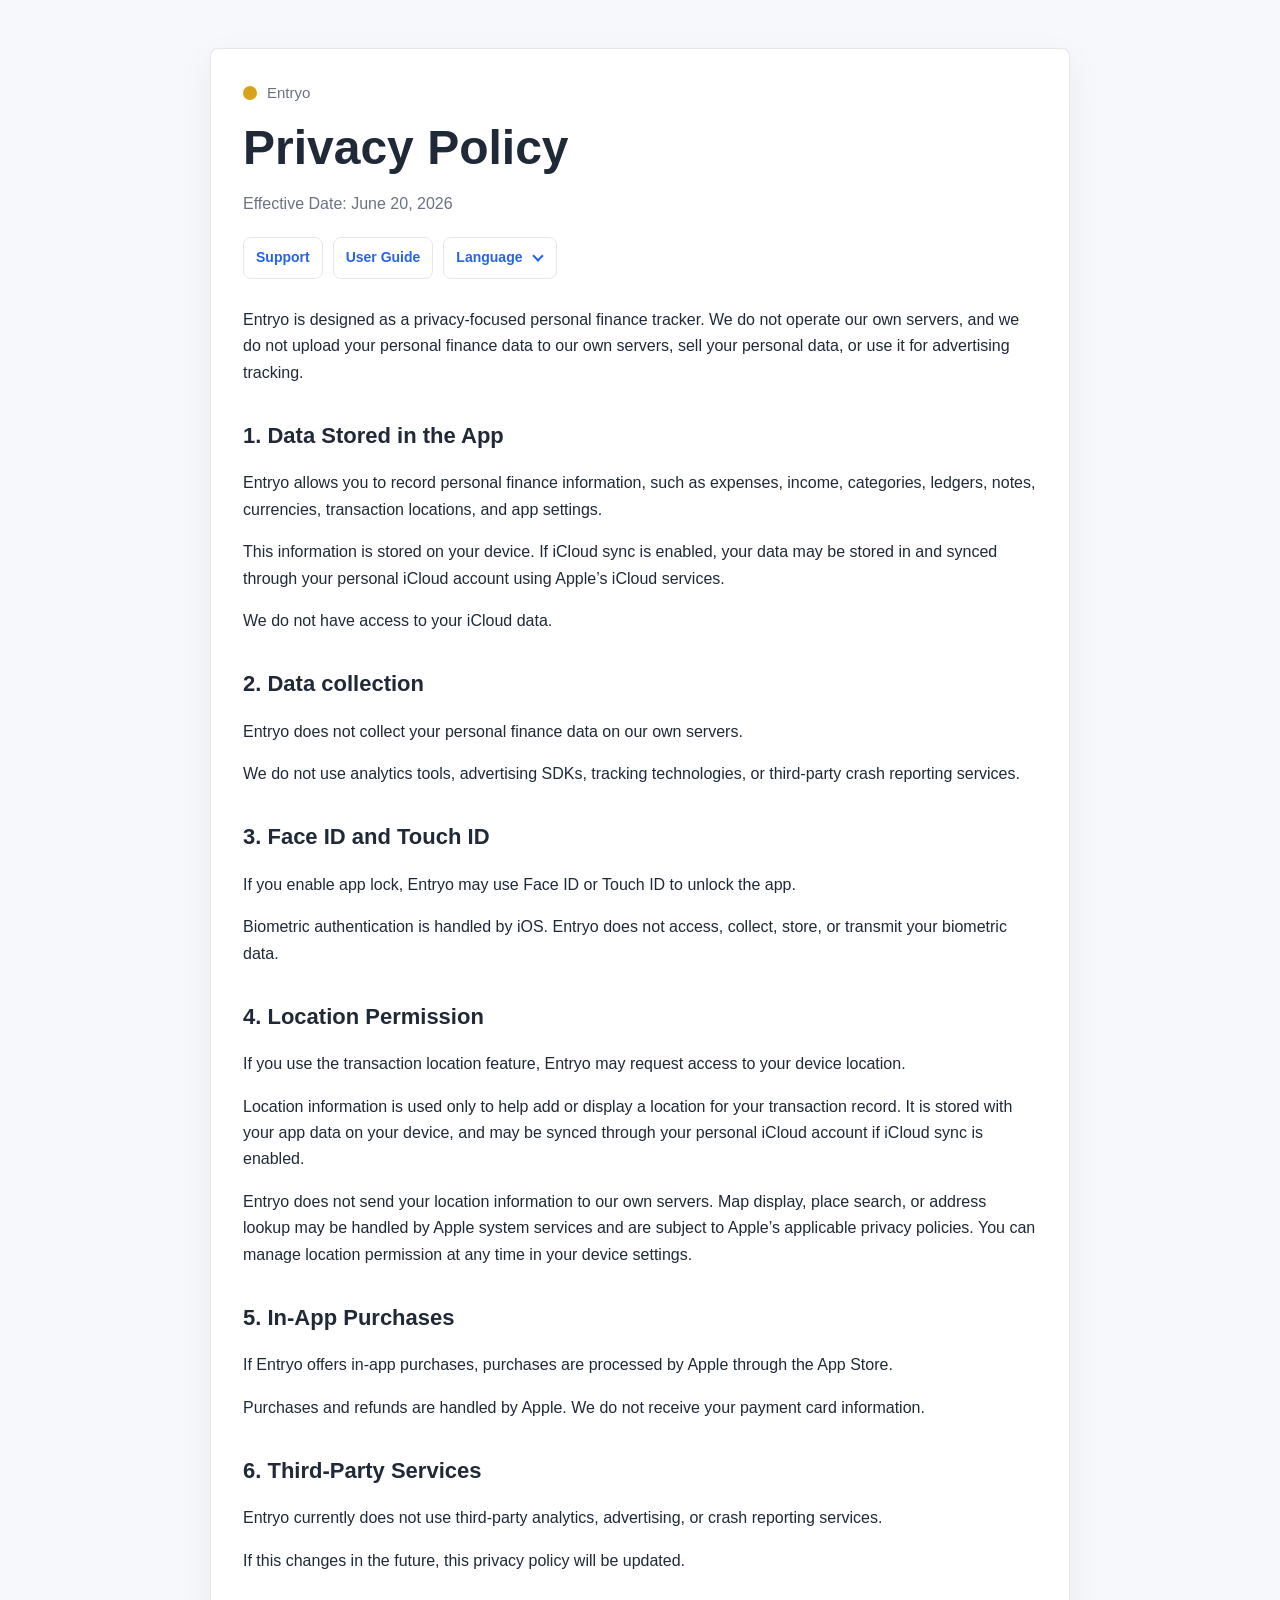
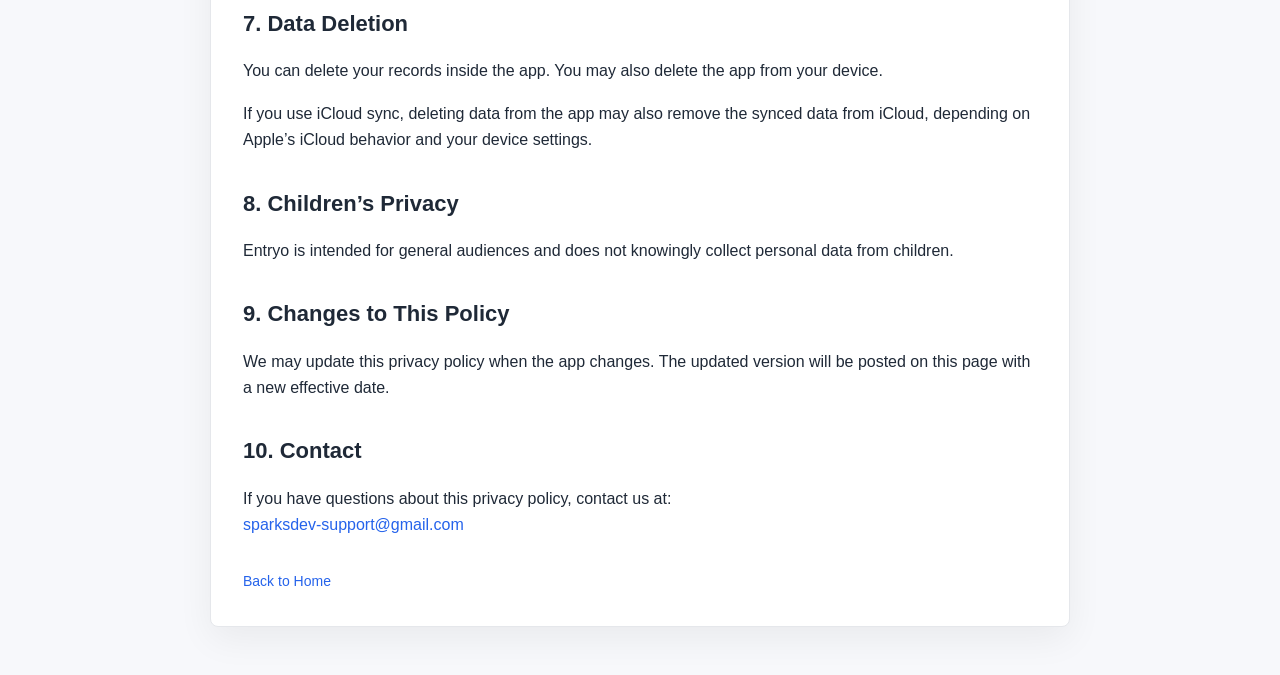
<file: privacy/index.html>
<!doctype html>
<html lang="en">
<head>
  <meta charset="utf-8">
  <meta name="viewport" content="width=device-width, initial-scale=1">
  <title>Entryo Privacy Policy</title>
  <meta name="description" content="Entryo privacy policy">
  <link rel="stylesheet" href="../styles.css">
</head>
<body>
  <main class="container">
    <article class="card">

<header><div class="brand"><span class="logo-dot"></span><span>Entryo</span></div><h1>Privacy Policy</h1><p class="muted">Effective Date: June 20, 2026</p>
<nav class="page-actions" aria-label="Page navigation">
  <a class="button-link" href="../support/">Support</a>
  <a class="button-link" href="../guide/">User Guide</a>
  <details class="language-menu">
    <summary class="language-toggle">Language</summary>
    <ul class="language-options">
      <li><a href="./" aria-current="page">English</a></li>
      <li><a href="./zh-Hans.html">简体中文</a></li>
      <li><a href="./zh-Hant.html">繁體中文</a></li>
      <li><a href="./ja.html">日本語</a></li>
    </ul>
  </details>
</nav></header>
<p>Entryo is designed as a privacy-focused personal finance tracker. We do not operate our own servers, and we do not upload your personal finance data to our own servers, sell your personal data, or use it for advertising tracking.</p>
<h2>1. Data Stored in the App</h2>
<p>Entryo allows you to record personal finance information, such as expenses, income, categories, ledgers, notes, currencies, transaction locations, and app settings.</p>
<p>This information is stored on your device. If iCloud sync is enabled, your data may be stored in and synced through your personal iCloud account using Apple’s iCloud services.</p>
<p>We do not have access to your iCloud data.</p>
<h2>2. Data collection</h2>
<p>Entryo does not collect your personal finance data on our own servers.</p>
<p>We do not use analytics tools, advertising SDKs, tracking technologies, or third-party crash reporting services.</p>
<h2>3. Face ID and Touch ID</h2>
<p>If you enable app lock, Entryo may use Face ID or Touch ID to unlock the app.</p>
<p>Biometric authentication is handled by iOS. Entryo does not access, collect, store, or transmit your biometric data.</p>
<h2>4. Location Permission</h2>
<p>If you use the transaction location feature, Entryo may request access to your device location.</p>
<p>Location information is used only to help add or display a location for your transaction record. It is stored with your app data on your device, and may be synced through your personal iCloud account if iCloud sync is enabled.</p>
<p>Entryo does not send your location information to our own servers. Map display, place search, or address lookup may be handled by Apple system services and are subject to Apple’s applicable privacy policies. You can manage location permission at any time in your device settings.</p>
<h2>5. In-App Purchases</h2>
<p>If Entryo offers in-app purchases, purchases are processed by Apple through the App Store.</p>
<p>Purchases and refunds are handled by Apple. We do not receive your payment card information.</p>
<h2>6. Third-Party Services</h2>
<p>Entryo currently does not use third-party analytics, advertising, or crash reporting services.</p>
<p>If this changes in the future, this privacy policy will be updated.</p>
<h2>7. Data Deletion</h2>
<p>You can delete your records inside the app. You may also delete the app from your device.</p>
<p>If you use iCloud sync, deleting data from the app may also remove the synced data from iCloud, depending on Apple’s iCloud behavior and your device settings.</p>
<h2>8. Children’s Privacy</h2>
<p>Entryo is intended for general audiences and does not knowingly collect personal data from children.</p>
<h2>9. Changes to This Policy</h2>
<p>We may update this privacy policy when the app changes. The updated version will be posted on this page with a new effective date.</p>
<h2>10. Contact</h2>
<p>If you have questions about this privacy policy, contact us at:<br><a href="mailto:sparksdev-support@gmail.com">sparksdev-support@gmail.com</a></p>
<footer><a href="../">Back to Home</a></footer>

    </article>
  </main>
</body>
</html>
</file>
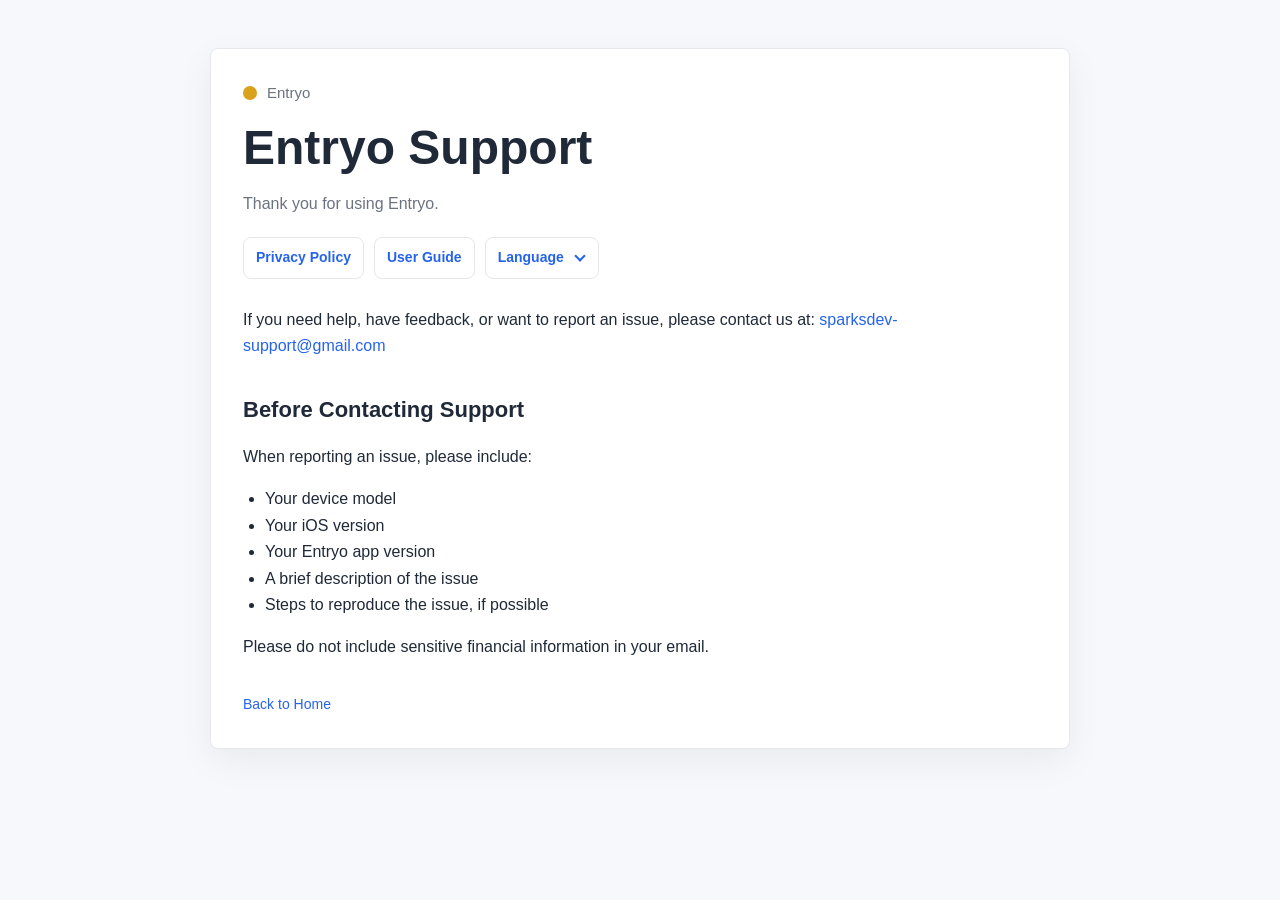
<file: support/index.html>
<!doctype html>
<html lang="en">
<head>
  <meta charset="utf-8">
  <meta name="viewport" content="width=device-width, initial-scale=1">
  <title>Entryo Support</title>
  <meta name="description" content="Entryo support">
  <link rel="stylesheet" href="../styles.css">
</head>
<body>
  <main class="container">
    <article class="card">

<header><div class="brand"><span class="logo-dot"></span><span>Entryo</span></div><h1>Entryo Support</h1><p class="muted">Thank you for using Entryo.</p>
<nav class="page-actions" aria-label="Page navigation">
  <a class="button-link" href="../privacy/">Privacy Policy</a>
  <a class="button-link" href="../guide/">User Guide</a>
  <details class="language-menu">
    <summary class="language-toggle">Language</summary>
    <ul class="language-options">
      <li><a href="./" aria-current="page">English</a></li>
      <li><a href="./zh-Hans.html">简体中文</a></li>
      <li><a href="./zh-Hant.html">繁體中文</a></li>
      <li><a href="./ja.html">日本語</a></li>
    </ul>
  </details>
</nav></header>
<p>If you need help, have feedback, or want to report an issue, please contact us at: <a href="mailto:sparksdev-support@gmail.com">sparksdev-support@gmail.com</a></p>
<h2>Before Contacting Support</h2>
<p>When reporting an issue, please include:</p>
<ul><li>Your device model</li><li>Your iOS version</li><li>Your Entryo app version</li><li>A brief description of the issue</li><li>Steps to reproduce the issue, if possible</li></ul>
<p>Please do not include sensitive financial information in your email.</p>
<footer><a href="../">Back to Home</a></footer>

    </article>
  </main>
</body>
</html>
</file>
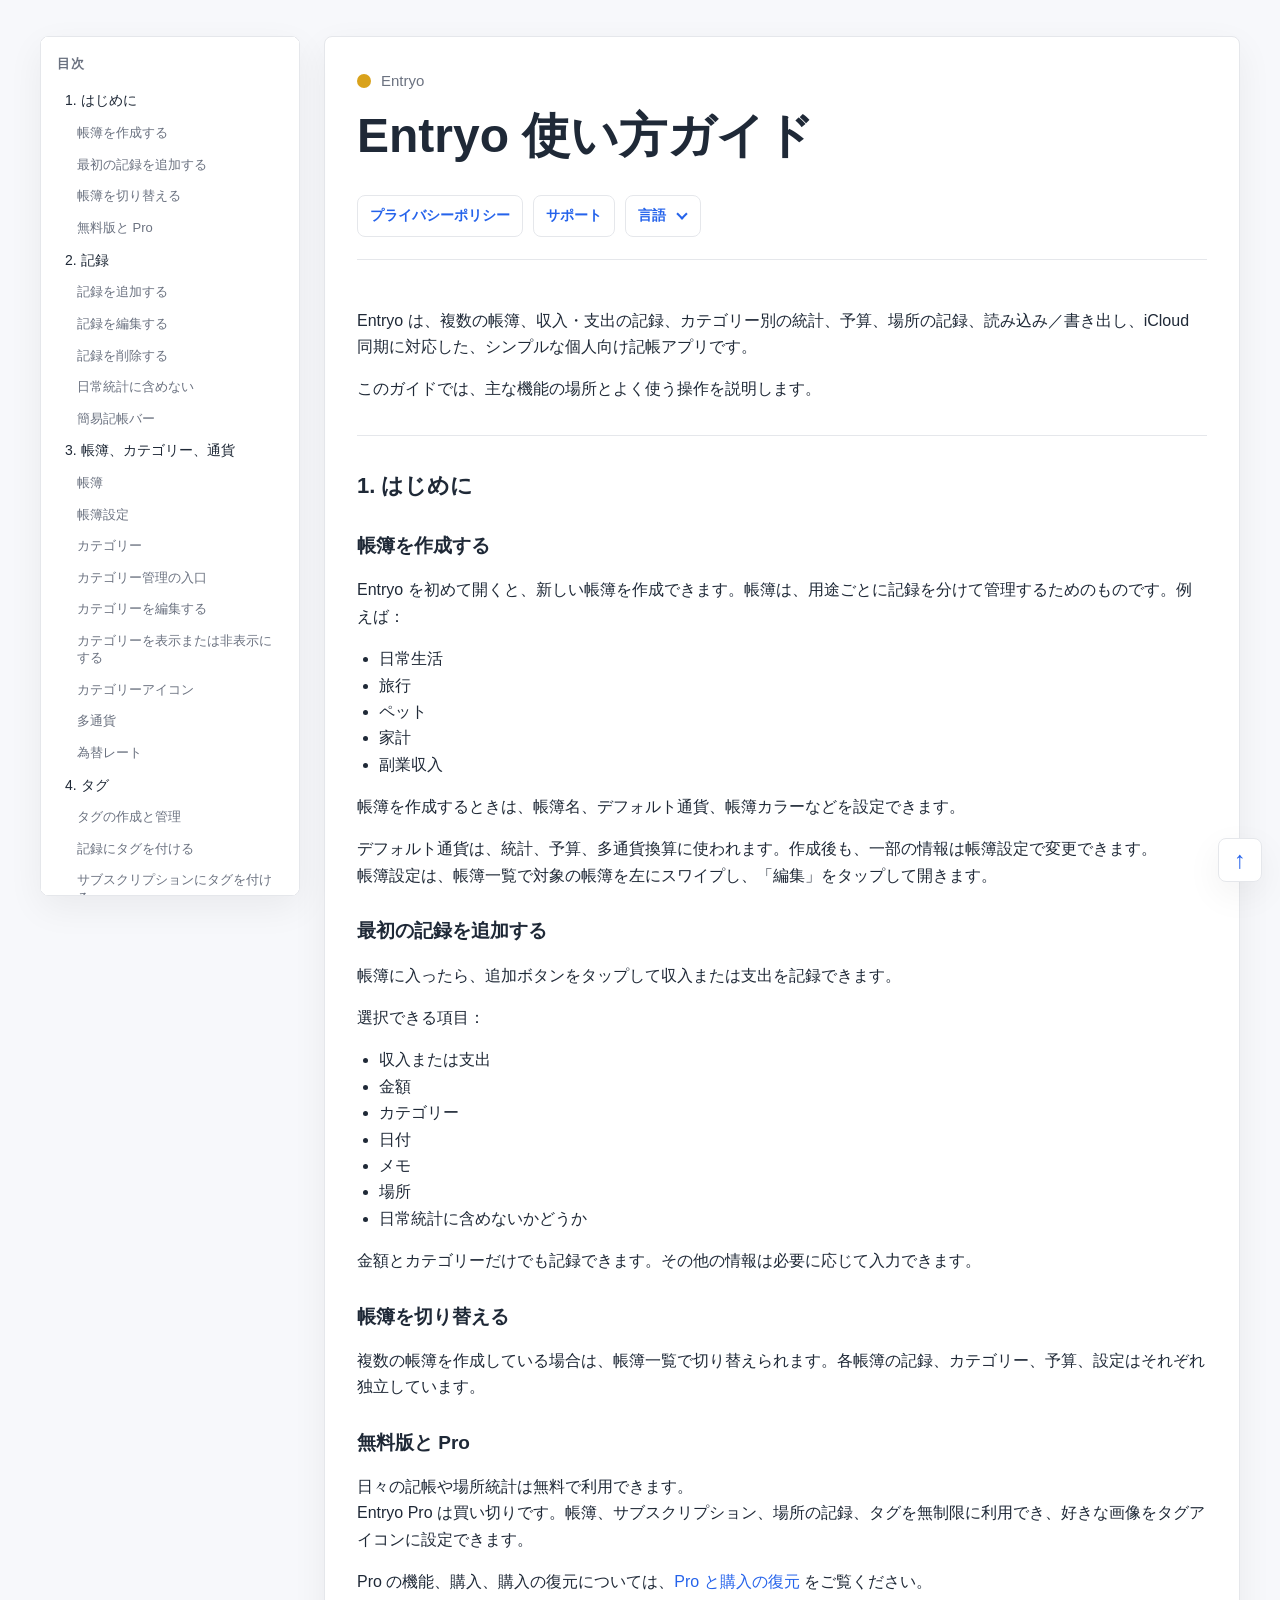
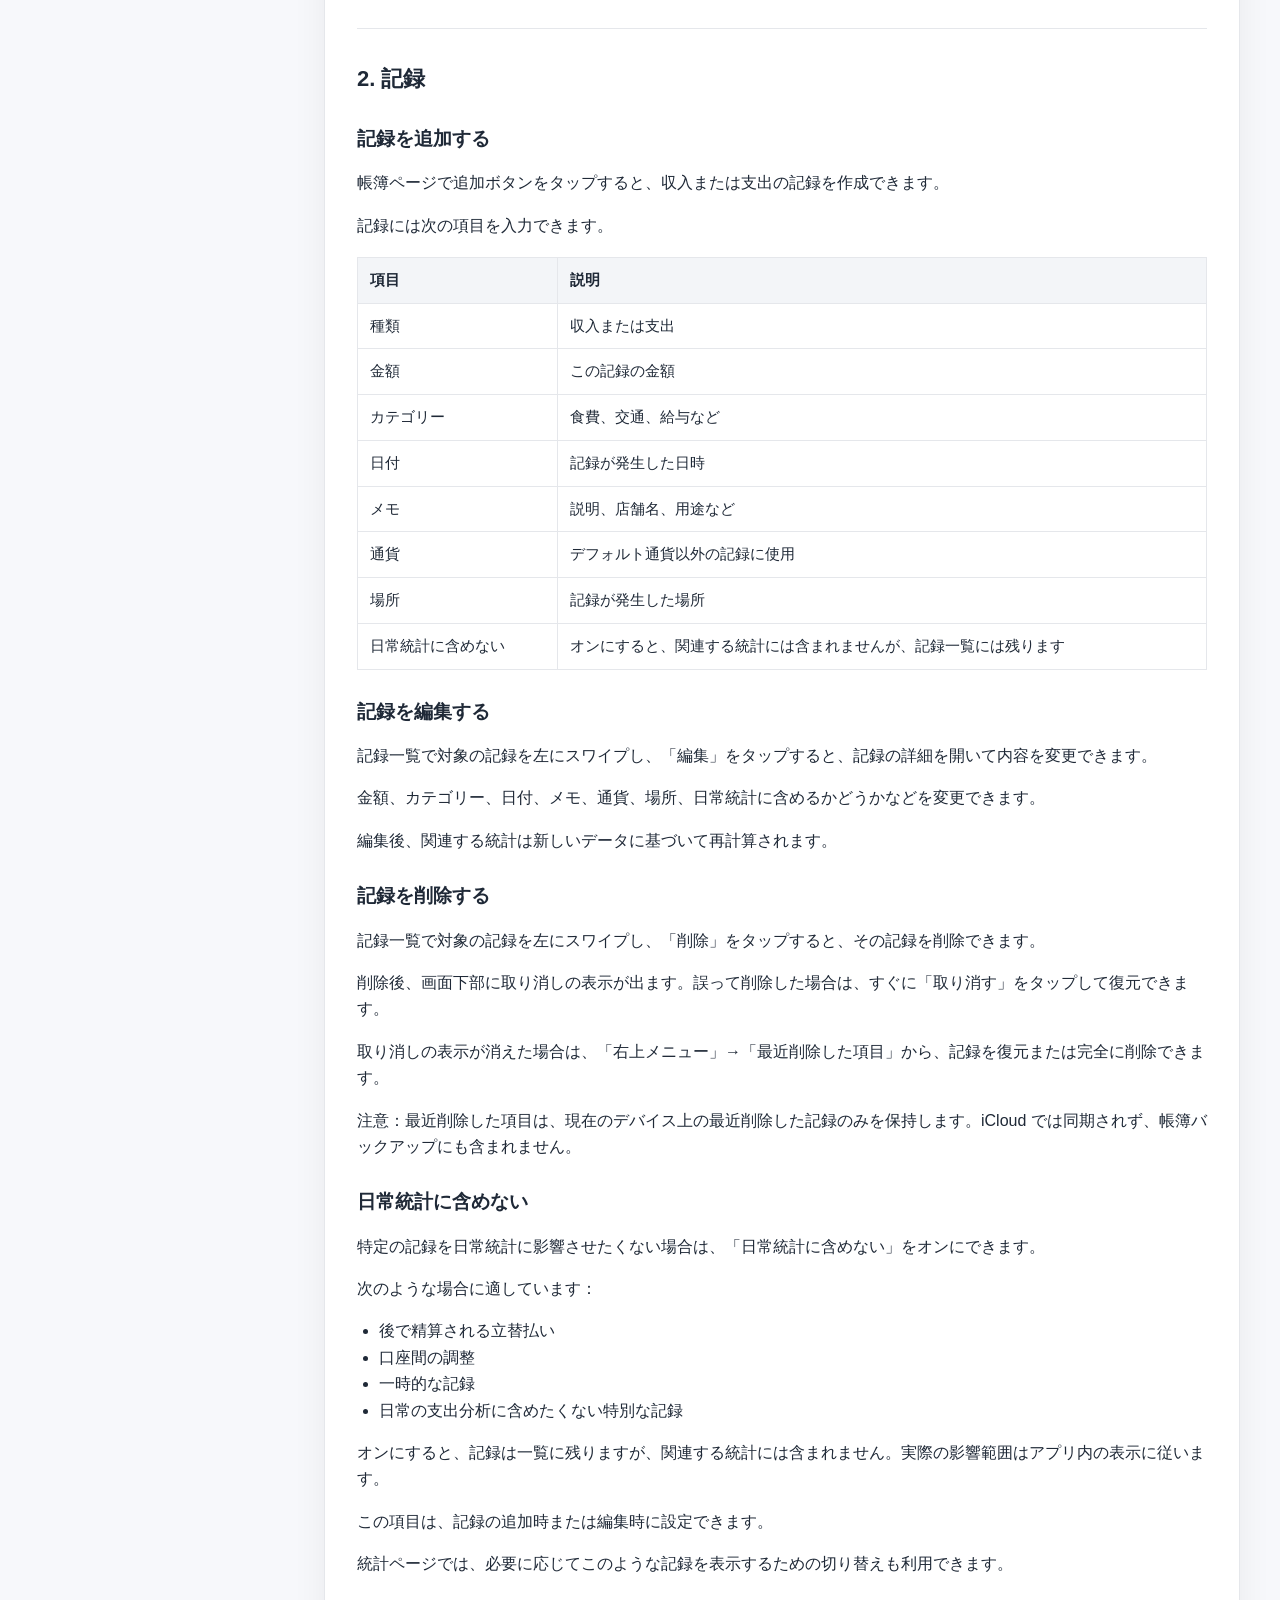
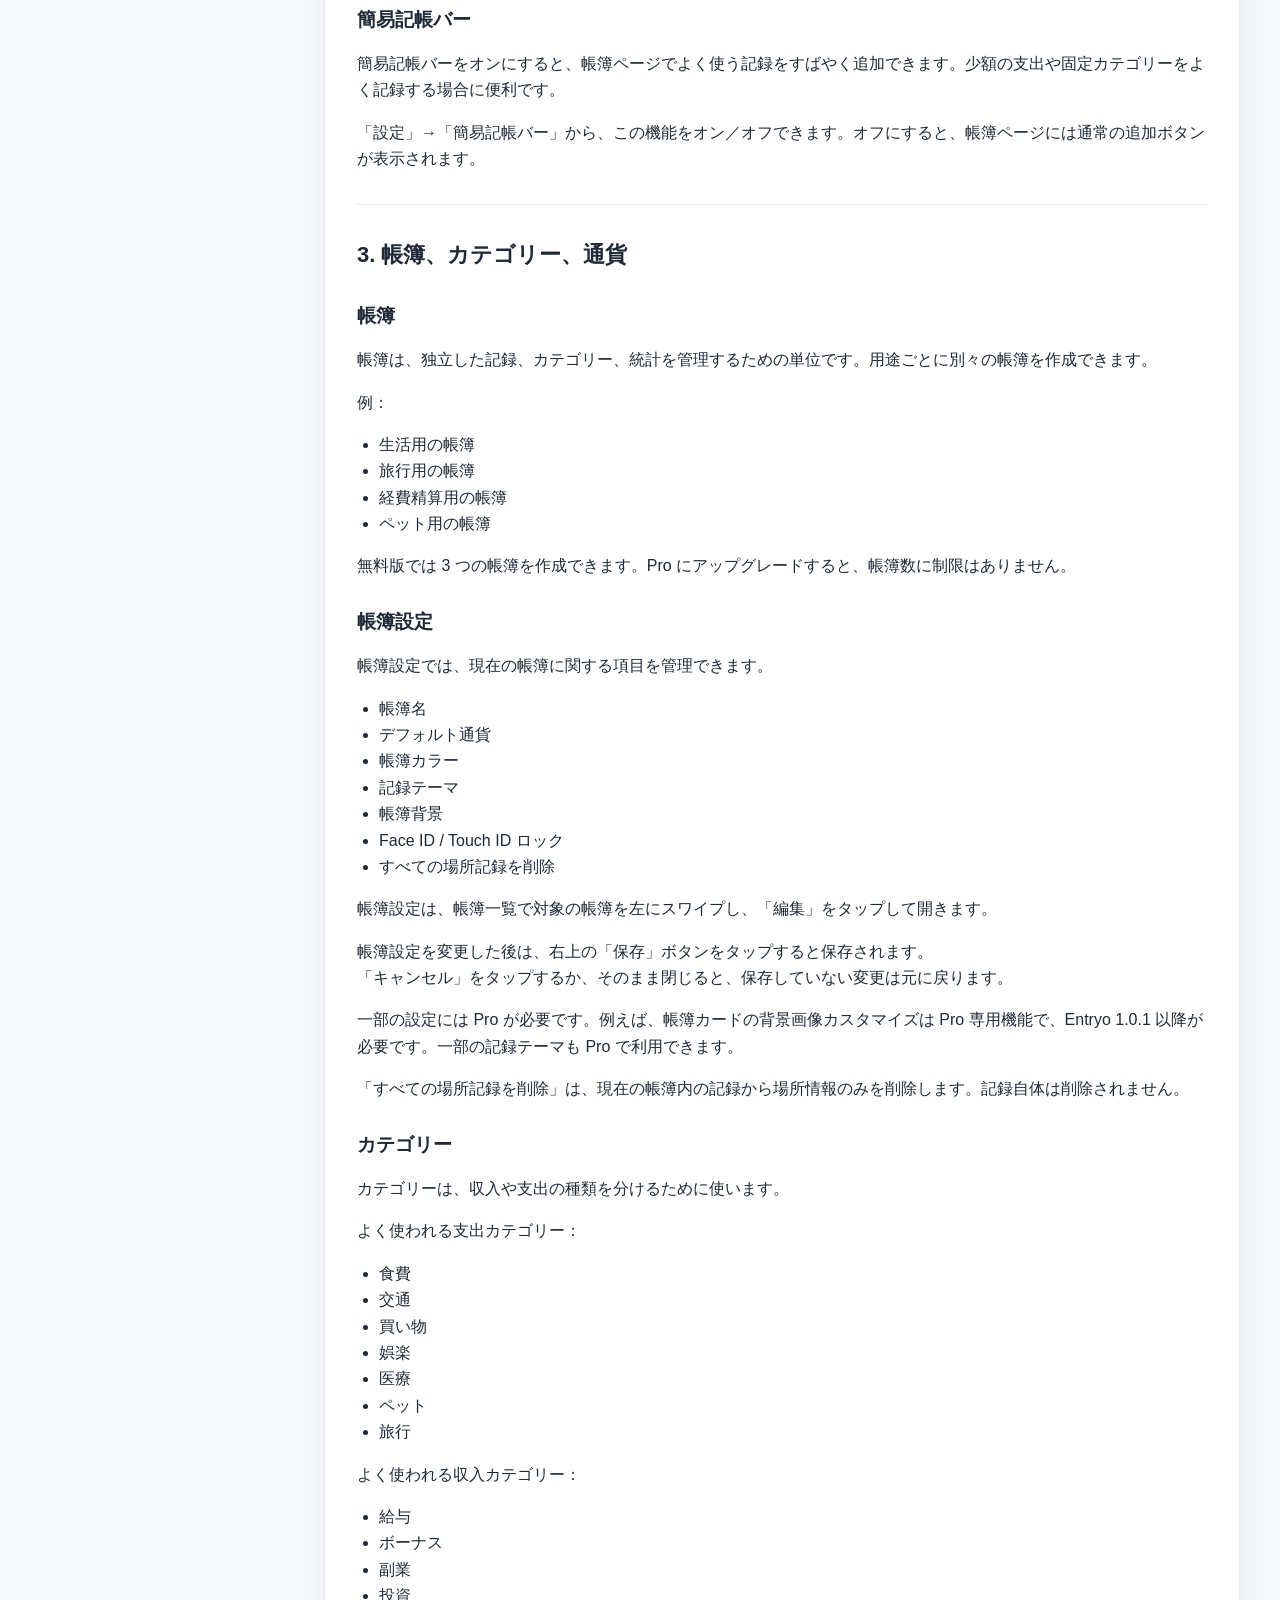
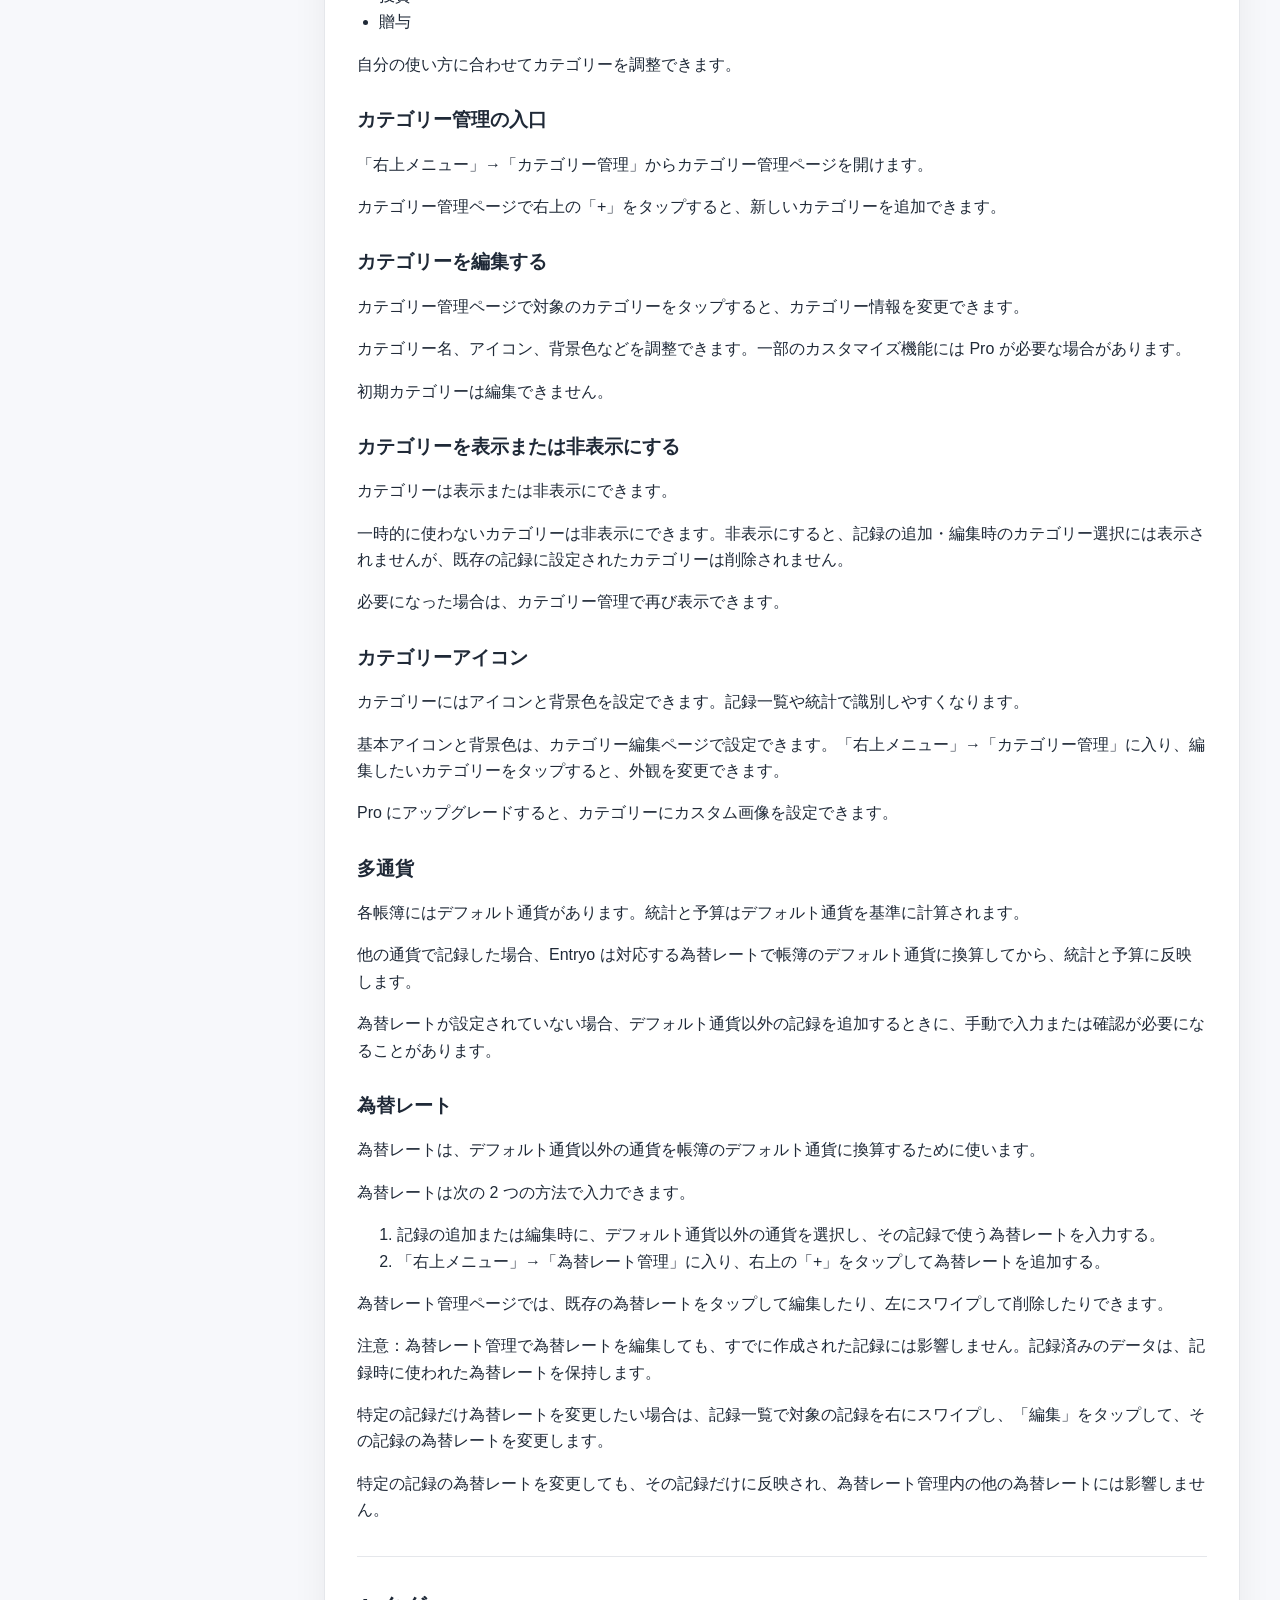
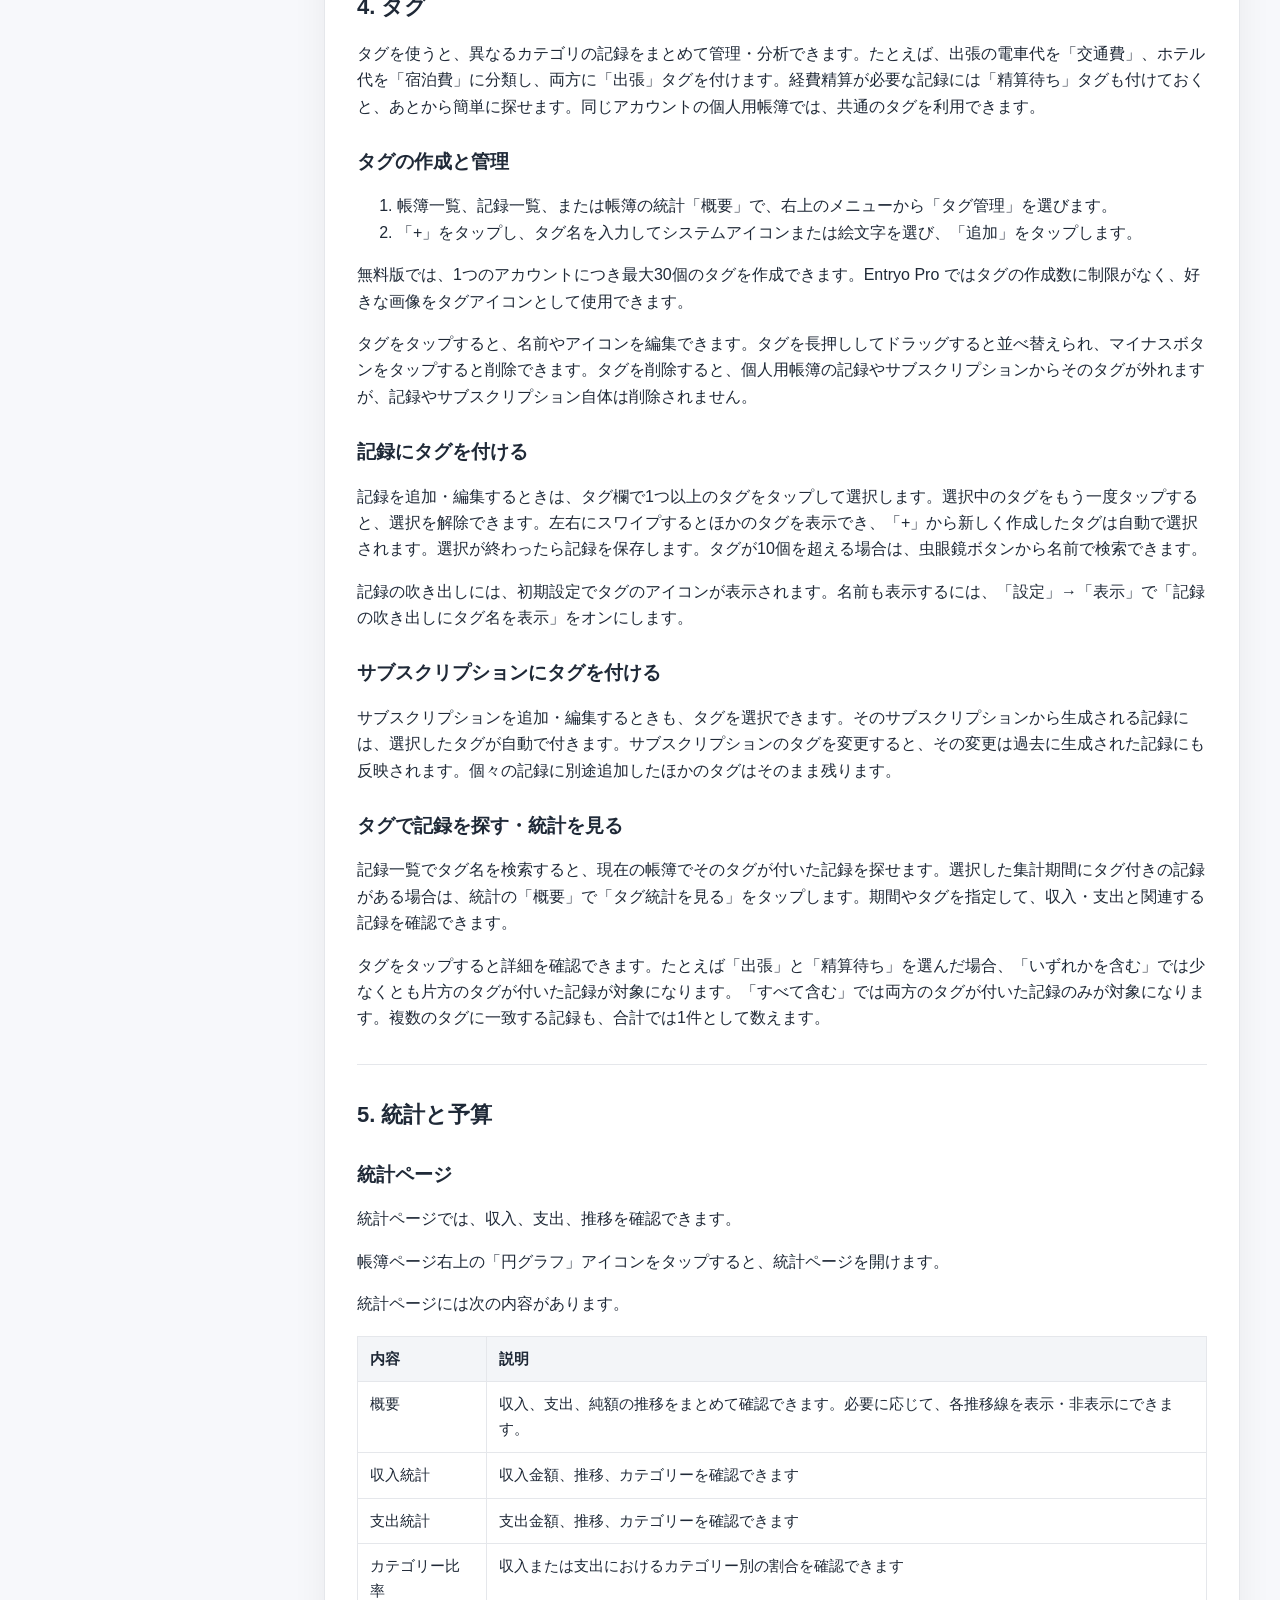
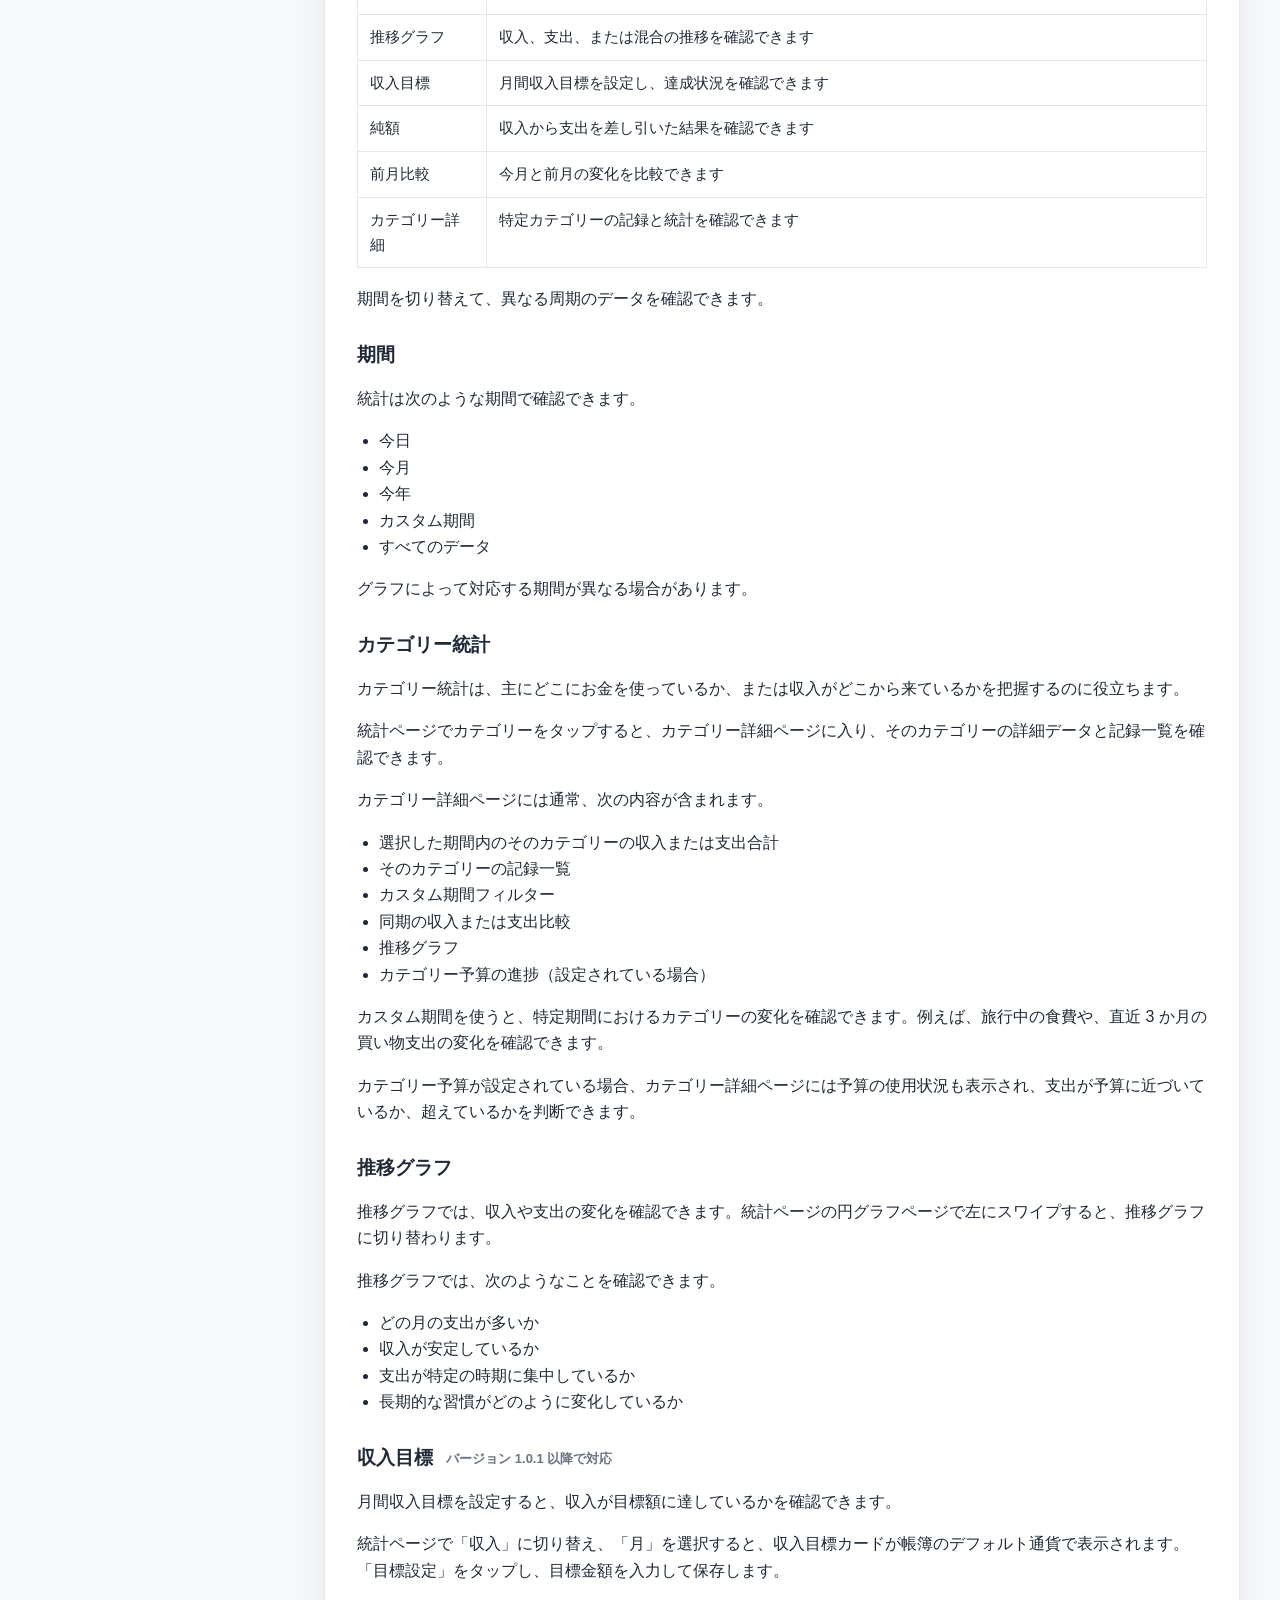
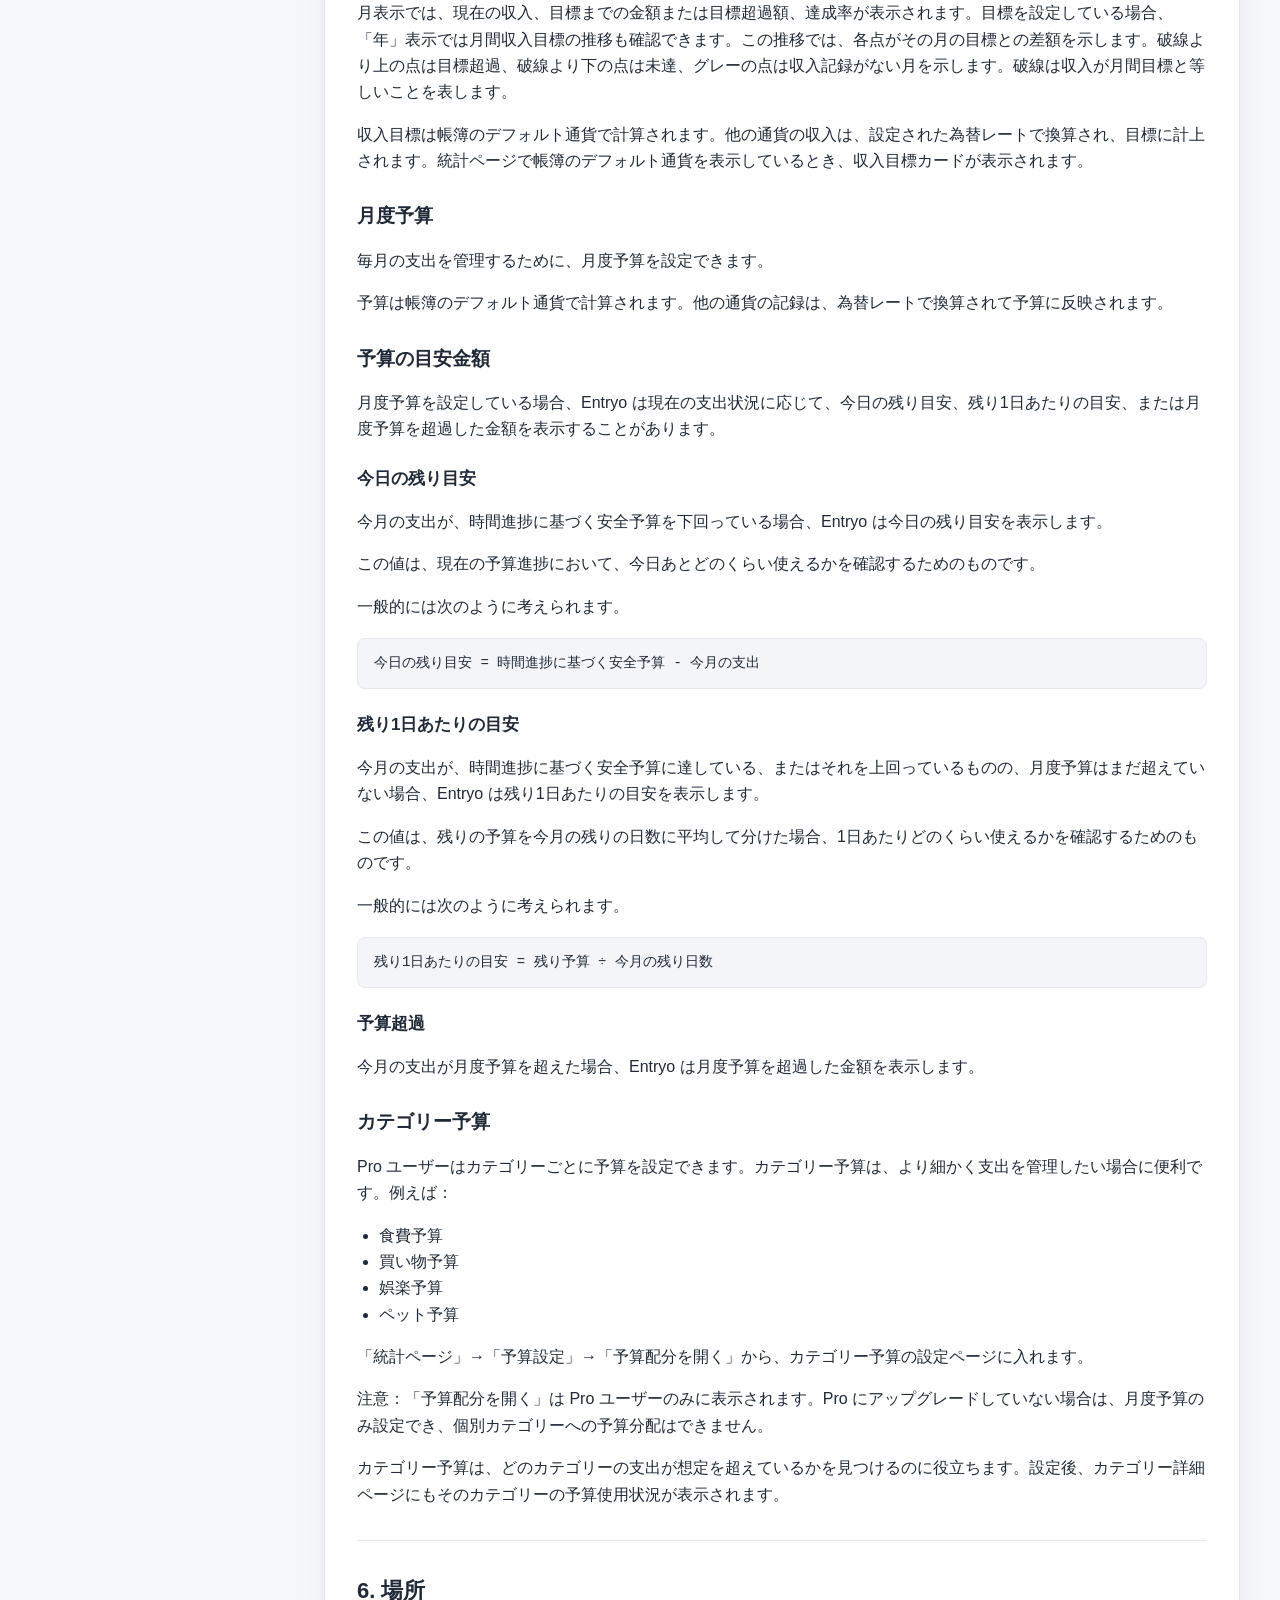
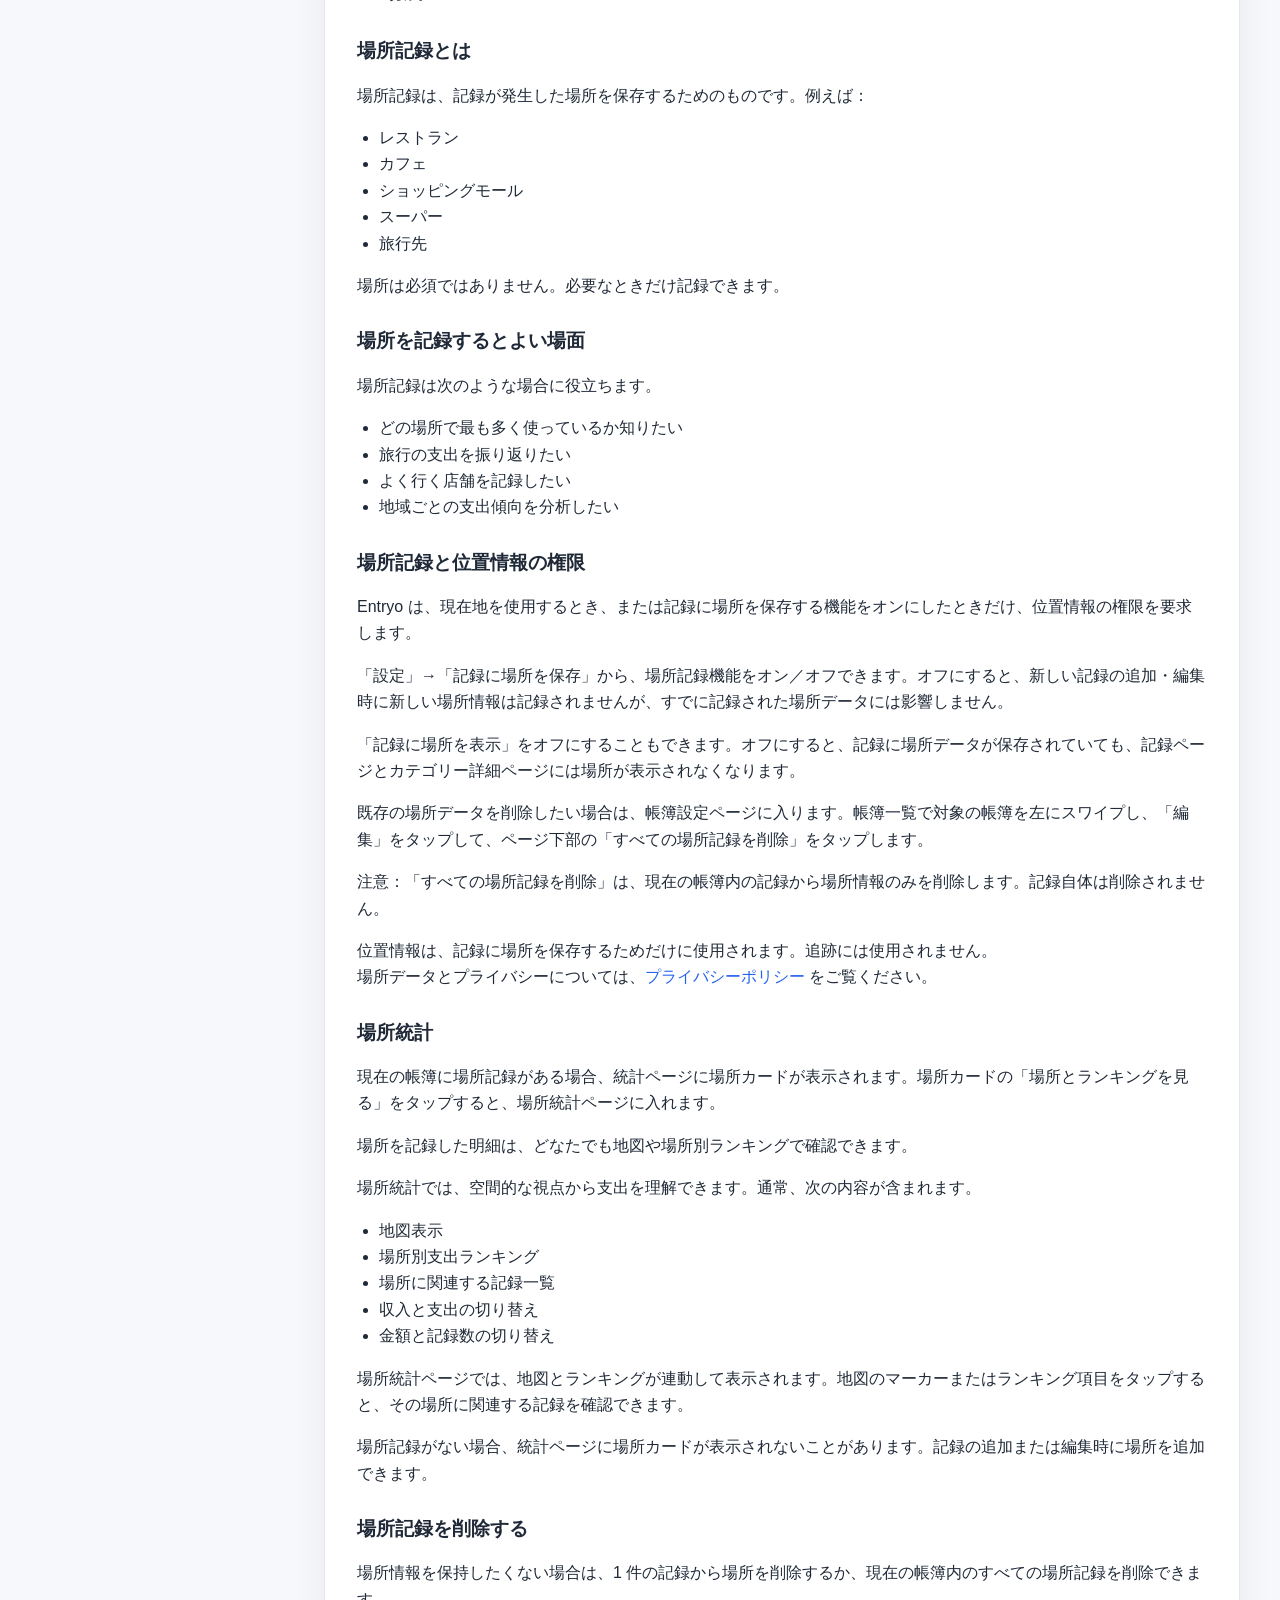
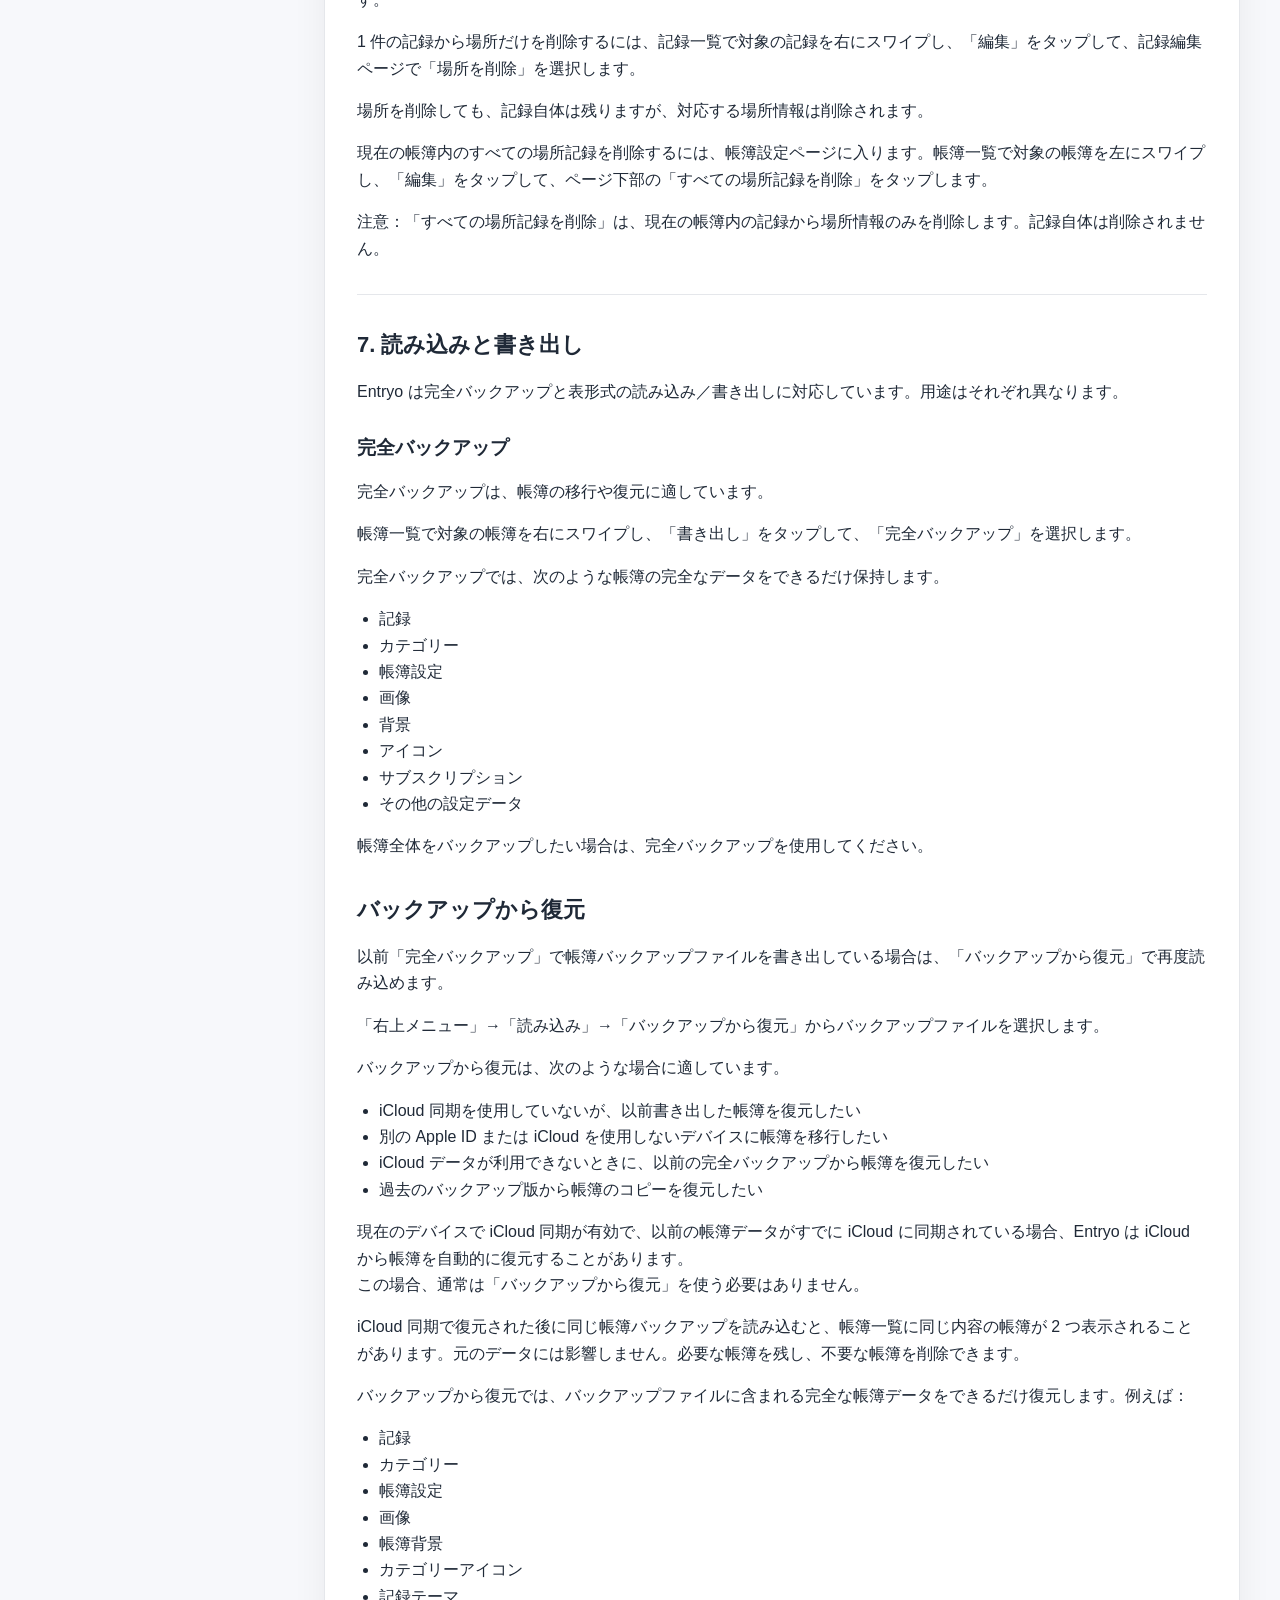
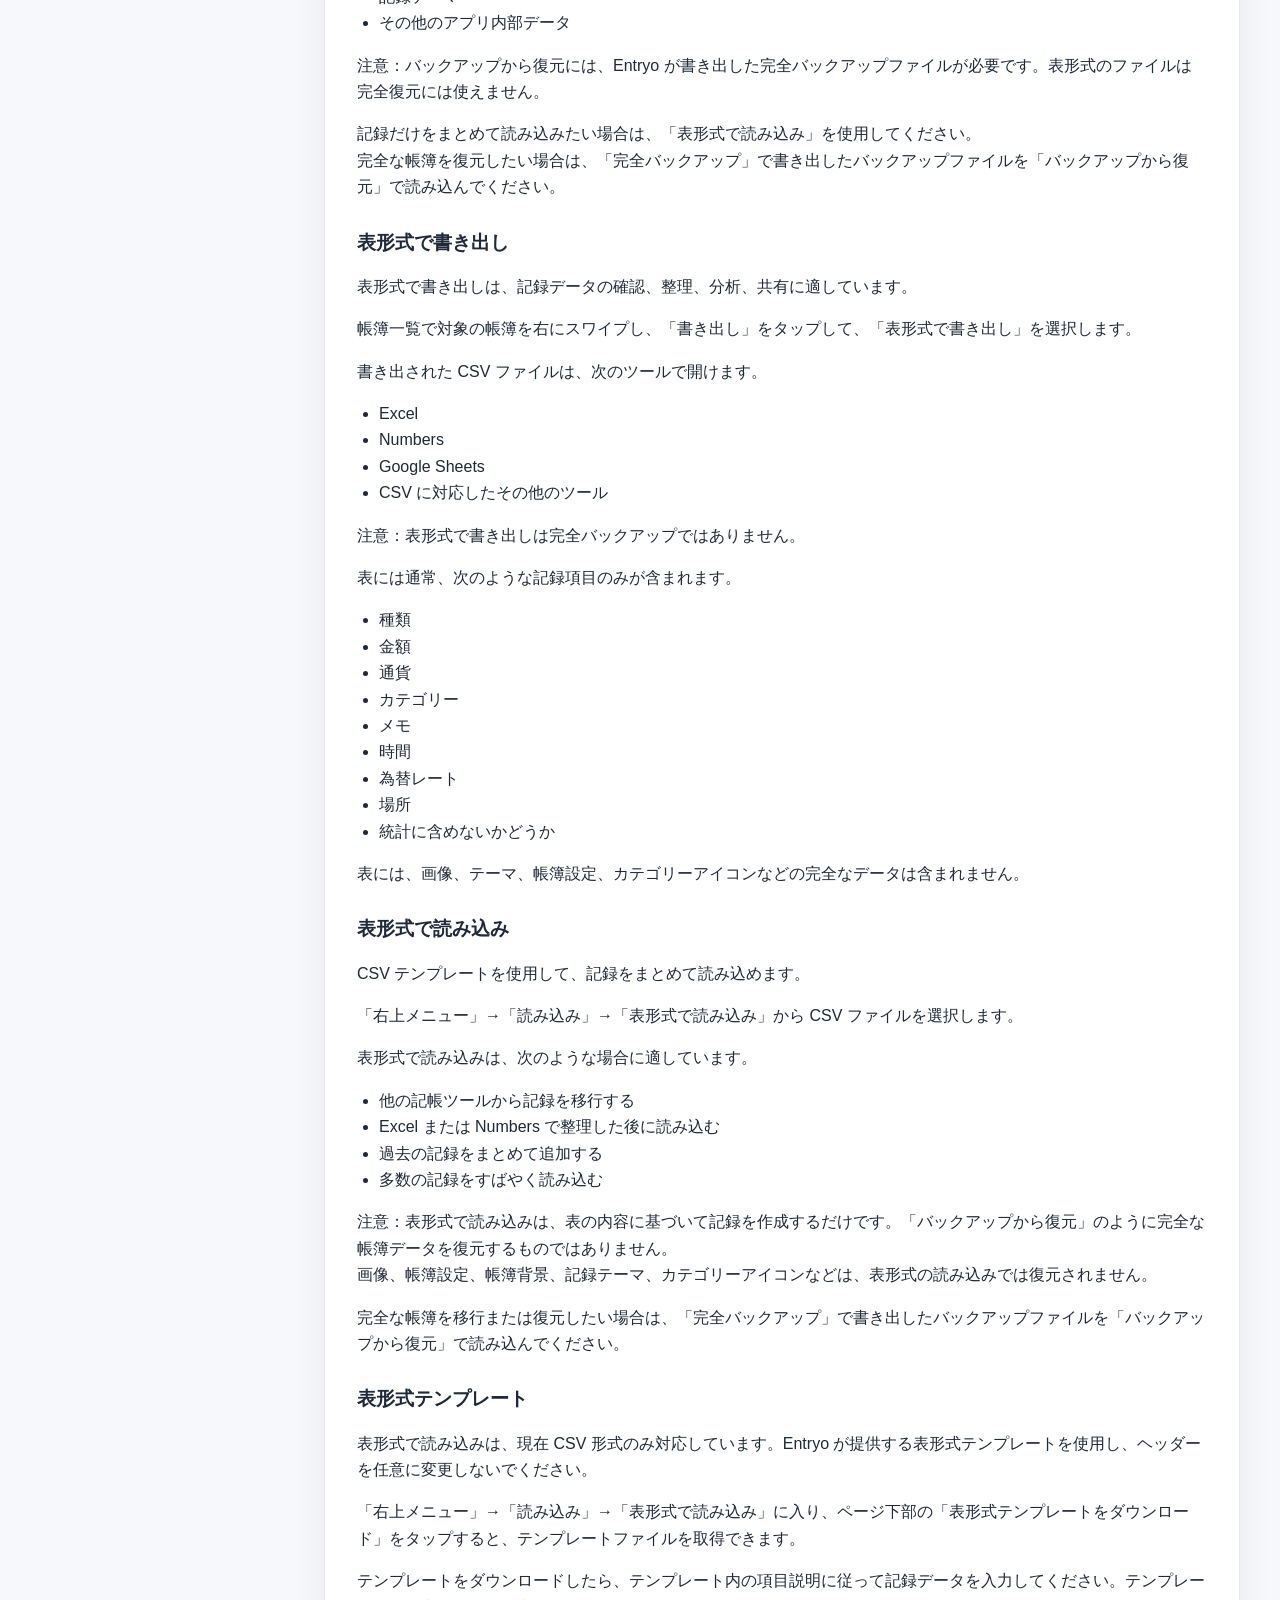
<file: guide/ja.html>
<!doctype html>
<html lang="ja">
<head>
  <meta charset="utf-8">
  <meta name="viewport" content="width=device-width, initial-scale=1">
  <title>Entryo 使い方ガイド</title>
  <meta name="description" content="Entryo 使い方ガイド">
  <link rel="stylesheet" href="../styles.css">
</head>
<body class="guide-page" id="top">
  <main class="guide-shell">
<aside class="guide-toc" aria-label="目次">
  <p class="toc-title">目次</p>
  <ol>
    <li class="toc-level-2"><a href="#1-はじめに">1. はじめに</a></li>
    <li class="toc-level-3"><a href="#帳簿を作成する">帳簿を作成する</a></li>
    <li class="toc-level-3"><a href="#最初の記録を追加する">最初の記録を追加する</a></li>
    <li class="toc-level-3"><a href="#帳簿を切り替える">帳簿を切り替える</a></li>
    <li class="toc-level-3"><a href="#無料版と-pro">無料版と Pro</a></li>
    <li class="toc-level-2"><a href="#2-記録">2. 記録</a></li>
    <li class="toc-level-3"><a href="#記録を追加する">記録を追加する</a></li>
    <li class="toc-level-3"><a href="#記録を編集する">記録を編集する</a></li>
    <li class="toc-level-3"><a href="#記録を削除する">記録を削除する</a></li>
    <li class="toc-level-3"><a href="#日常統計に含めない">日常統計に含めない</a></li>
    <li class="toc-level-3"><a href="#簡易記帳バー">簡易記帳バー</a></li>
    <li class="toc-level-2"><a href="#3-帳簿-カテゴリー-通貨">3. 帳簿、カテゴリー、通貨</a></li>
    <li class="toc-level-3"><a href="#帳簿">帳簿</a></li>
    <li class="toc-level-3"><a href="#帳簿設定">帳簿設定</a></li>
    <li class="toc-level-3"><a href="#カテゴリー">カテゴリー</a></li>
    <li class="toc-level-3"><a href="#カテゴリー管理の入口">カテゴリー管理の入口</a></li>
    <li class="toc-level-3"><a href="#カテゴリーを編集する">カテゴリーを編集する</a></li>
    <li class="toc-level-3"><a href="#カテゴリーを表示または非表示にする">カテゴリーを表示または非表示にする</a></li>
    <li class="toc-level-3"><a href="#カテゴリーアイコン">カテゴリーアイコン</a></li>
    <li class="toc-level-3"><a href="#多通貨">多通貨</a></li>
    <li class="toc-level-3"><a href="#為替レート">為替レート</a></li>
    <li class="toc-level-2"><a href="#4-タグ">4. タグ</a></li>
    <li class="toc-level-3"><a href="#タグの作成と管理">タグの作成と管理</a></li>
    <li class="toc-level-3"><a href="#記録にタグを付ける">記録にタグを付ける</a></li>
    <li class="toc-level-3"><a href="#サブスクリプションにタグを付ける">サブスクリプションにタグを付ける</a></li>
    <li class="toc-level-3"><a href="#タグで記録を探す・統計を見る">タグで記録を探す・統計を見る</a></li>
    <li class="toc-level-2"><a href="#4-統計と予算">5. 統計と予算</a></li>
    <li class="toc-level-3"><a href="#統計ページ">統計ページ</a></li>
    <li class="toc-level-3"><a href="#期間">期間</a></li>
    <li class="toc-level-3"><a href="#カテゴリー統計">カテゴリー統計</a></li>
    <li class="toc-level-3"><a href="#推移グラフ">推移グラフ</a></li>
    <li class="toc-level-3"><a href="#収入目標">収入目標</a></li>
    <li class="toc-level-3"><a href="#月度予算">月度予算</a></li>
    <li class="toc-level-3"><a href="#今日の残り目安">今日の残り目安</a></li>
    <li class="toc-level-3"><a href="#カテゴリー予算">カテゴリー予算</a></li>
    <li class="toc-level-2"><a href="#6-場所">6. 場所</a></li>
    <li class="toc-level-3"><a href="#場所記録とは">場所記録とは</a></li>
    <li class="toc-level-3"><a href="#場所を記録するとよい場面">場所を記録するとよい場面</a></li>
    <li class="toc-level-3"><a href="#場所記録と位置情報の権限">場所記録と位置情報の権限</a></li>
    <li class="toc-level-3"><a href="#場所統計">場所統計</a></li>
    <li class="toc-level-3"><a href="#場所記録を削除する">場所記録を削除する</a></li>
    <li class="toc-level-2"><a href="#7-読み込みと書き出し">7. 読み込みと書き出し</a></li>
    <li class="toc-level-3"><a href="#完全バックアップ">完全バックアップ</a></li>
    <li class="toc-level-2"><a href="#バックアップから復元">バックアップから復元</a></li>
    <li class="toc-level-3"><a href="#表形式で書き出し">表形式で書き出し</a></li>
    <li class="toc-level-3"><a href="#表形式で読み込み">表形式で読み込み</a></li>
    <li class="toc-level-3"><a href="#表形式テンプレート">表形式テンプレート</a></li>
    <li class="toc-level-3"><a href="#金額と種類">金額と種類</a></li>
    <li class="toc-level-3"><a href="#日付形式">日付形式</a></li>
    <li class="toc-level-2"><a href="#8-icloud-同期">8. iCloud 同期</a></li>
    <li class="toc-level-3"><a href="#icloud-同期とは">iCloud 同期とは</a></li>
    <li class="toc-level-3"><a href="#同期には時間がかかる場合があります">同期には時間がかかる場合があります</a></li>
    <li class="toc-level-3"><a href="#空の帳簿ページ">空の帳簿ページ</a></li>
    <li class="toc-level-3"><a href="#icloud-同期を使う前に確認すること">iCloud 同期を使う前に確認すること</a></li>
    <li class="toc-level-3"><a href="#最近削除した項目は同期されません">最近削除した項目は同期されません</a></li>
    <li class="toc-level-3"><a href="#同期が長時間更新されない場合">同期が長時間更新されない場合</a></li>
    <li class="toc-level-2"><a href="#9-pro-と購入の復元">9. Pro と購入の復元</a></li>
    <li class="toc-level-3"><a href="#pro-とは">Pro とは</a></li>
    <li class="toc-level-3"><a href="#pro-に含まれる機能">Pro に含まれる機能</a></li>
    <li class="toc-level-4"><a href="#無制限の容量">無制限に利用</a></li>
    <li class="toc-level-4"><a href="#個人化された外観">自分好みの外観</a></li>
    <li class="toc-level-4"><a href="#深い統計">高度な機能</a></li>
    <li class="toc-level-3"><a href="#無料版に含まれる機能">無料版に含まれる機能</a></li>
    <li class="toc-level-3"><a href="#pro-を購入する">Pro を購入する</a></li>
    <li class="toc-level-3"><a href="#購入を復元する">購入を復元する</a></li>
    <li class="toc-level-3"><a href="#購入に失敗した場合">購入に失敗した場合</a></li>
    <li class="toc-level-2"><a href="#url-scheme-とショートカット">10. URL Scheme とショートカット</a></li>
    <li class="toc-level-2"><a href="#11-よくある質問">11. よくある質問</a></li>
    <li class="toc-level-3"><a href="#q1-新しいデバイスにアプリを入れた後-以前の帳簿が見えないのはなぜですか">Q1：新しいデバイスにアプリを入れた後、以前の帳簿が見えないのはなぜですか？</a></li>
    <li class="toc-level-3"><a href="#q2-表形式で書き出したファイルを完全バックアップとして使えますか">Q2：表形式で書き出したファイルを完全バックアップとして使えますか？</a></li>
    <li class="toc-level-3"><a href="#q3-表形式で書き出したファイルを再度読み込めますか">Q3：表形式で書き出したファイルを再度読み込めますか？</a></li>
    <li class="toc-level-3"><a href="#q4-統計の金額が入力した金額と違うのはなぜですか">Q4：統計の金額が入力した金額と違うのはなぜですか？</a></li>
    <li class="toc-level-3"><a href="#q5-予算金額と支出金額が合わないのはなぜですか">Q5：予算金額と支出金額が合わないのはなぜですか？</a></li>
    <li class="toc-level-3"><a href="#q6-記録を削除した後に復元できますか">Q6：記録を削除した後に復元できますか？</a></li>
    <li class="toc-level-3"><a href="#q7-最近削除した項目は他のデバイスに同期されますか">Q7：最近削除した項目は他のデバイスに同期されますか？</a></li>
    <li class="toc-level-3"><a href="#q8-entryo-は記帳データをアップロードしますか">Q8：Entryo は記帳データをアップロードしますか？</a></li>
    <li class="toc-level-3"><a href="#q9-場所機能に位置情報の権限が必要なのはなぜですか">Q9：場所機能に位置情報の権限が必要なのはなぜですか？</a></li>
    <li class="toc-level-3"><a href="#q10-pro-はサブスクリプションですか">Q10：Pro はサブスクリプションですか？</a></li>
    <li class="toc-level-3"><a href="#q11-デバイスを変更したら-pro-を再購入する必要がありますか">Q11：デバイスを変更したら Pro を再購入する必要がありますか？</a></li>
    <li class="toc-level-3"><a href="#q12-一部の機能入口が見つからないのはなぜですか">Q12：一部の機能入口が見つからないのはなぜですか？</a></li>
    <li class="toc-level-3"><a href="#q13-日常統計に含めない-はいつ使うべきですか">Q13：「日常統計に含めない」はいつ使うべきですか？</a></li>
    <li class="toc-level-3"><a href="#q14-サポートに連絡するには">Q14：サポートに連絡するには？</a></li>

    <li class="toc-level-2"><a href="#バージョンについて">バージョンについて</a></li>
  </ol>
</aside>
    <article class="guide-content">
      <header class="guide-header">
        <div class="brand"><span class="logo-dot"></span><a href="../">Entryo</a></div>
        <div class="guide-title-row">
          <h1>Entryo 使い方ガイド</h1>
          <details class="mobile-toc">
            <summary class="mobile-toc-toggle">目次</summary>
            <div class="mobile-toc-panel">
            <p class="toc-title">目次</p>
            <ol>
              <li class="toc-level-2"><a href="#1-はじめに">1. はじめに</a></li>
              <li class="toc-level-3"><a href="#帳簿を作成する">帳簿を作成する</a></li>
              <li class="toc-level-3"><a href="#最初の記録を追加する">最初の記録を追加する</a></li>
              <li class="toc-level-3"><a href="#帳簿を切り替える">帳簿を切り替える</a></li>
              <li class="toc-level-3"><a href="#無料版と-pro">無料版と Pro</a></li>
              <li class="toc-level-2"><a href="#2-記録">2. 記録</a></li>
              <li class="toc-level-3"><a href="#記録を追加する">記録を追加する</a></li>
              <li class="toc-level-3"><a href="#記録を編集する">記録を編集する</a></li>
              <li class="toc-level-3"><a href="#記録を削除する">記録を削除する</a></li>
              <li class="toc-level-3"><a href="#日常統計に含めない">日常統計に含めない</a></li>
              <li class="toc-level-3"><a href="#簡易記帳バー">簡易記帳バー</a></li>
              <li class="toc-level-2"><a href="#3-帳簿-カテゴリー-通貨">3. 帳簿、カテゴリー、通貨</a></li>
              <li class="toc-level-3"><a href="#帳簿">帳簿</a></li>
              <li class="toc-level-3"><a href="#帳簿設定">帳簿設定</a></li>
              <li class="toc-level-3"><a href="#カテゴリー">カテゴリー</a></li>
              <li class="toc-level-3"><a href="#カテゴリー管理の入口">カテゴリー管理の入口</a></li>
              <li class="toc-level-3"><a href="#カテゴリーを編集する">カテゴリーを編集する</a></li>
              <li class="toc-level-3"><a href="#カテゴリーを表示または非表示にする">カテゴリーを表示または非表示にする</a></li>
              <li class="toc-level-3"><a href="#カテゴリーアイコン">カテゴリーアイコン</a></li>
              <li class="toc-level-3"><a href="#多通貨">多通貨</a></li>
              <li class="toc-level-3"><a href="#為替レート">為替レート</a></li>
              <li class="toc-level-2"><a href="#4-タグ">4. タグ</a></li>
              <li class="toc-level-3"><a href="#タグの作成と管理">タグの作成と管理</a></li>
              <li class="toc-level-3"><a href="#記録にタグを付ける">記録にタグを付ける</a></li>
              <li class="toc-level-3"><a href="#サブスクリプションにタグを付ける">サブスクリプションにタグを付ける</a></li>
              <li class="toc-level-3"><a href="#タグで記録を探す・統計を見る">タグで記録を探す・統計を見る</a></li>
              <li class="toc-level-2"><a href="#4-統計と予算">5. 統計と予算</a></li>
              <li class="toc-level-3"><a href="#統計ページ">統計ページ</a></li>
              <li class="toc-level-3"><a href="#期間">期間</a></li>
              <li class="toc-level-3"><a href="#カテゴリー統計">カテゴリー統計</a></li>
              <li class="toc-level-3"><a href="#推移グラフ">推移グラフ</a></li>
              <li class="toc-level-3"><a href="#収入目標">収入目標</a></li>
              <li class="toc-level-3"><a href="#月度予算">月度予算</a></li>
              <li class="toc-level-3"><a href="#今日の残り目安">今日の残り目安</a></li>
              <li class="toc-level-3"><a href="#カテゴリー予算">カテゴリー予算</a></li>
              <li class="toc-level-2"><a href="#6-場所">6. 場所</a></li>
              <li class="toc-level-3"><a href="#場所記録とは">場所記録とは</a></li>
              <li class="toc-level-3"><a href="#場所を記録するとよい場面">場所を記録するとよい場面</a></li>
              <li class="toc-level-3"><a href="#場所記録と位置情報の権限">場所記録と位置情報の権限</a></li>
              <li class="toc-level-3"><a href="#場所統計">場所統計</a></li>
              <li class="toc-level-3"><a href="#場所記録を削除する">場所記録を削除する</a></li>
              <li class="toc-level-2"><a href="#7-読み込みと書き出し">7. 読み込みと書き出し</a></li>
              <li class="toc-level-3"><a href="#完全バックアップ">完全バックアップ</a></li>
              <li class="toc-level-2"><a href="#バックアップから復元">バックアップから復元</a></li>
              <li class="toc-level-3"><a href="#表形式で書き出し">表形式で書き出し</a></li>
              <li class="toc-level-3"><a href="#表形式で読み込み">表形式で読み込み</a></li>
              <li class="toc-level-3"><a href="#表形式テンプレート">表形式テンプレート</a></li>
              <li class="toc-level-3"><a href="#金額と種類">金額と種類</a></li>
              <li class="toc-level-3"><a href="#日付形式">日付形式</a></li>
              <li class="toc-level-2"><a href="#8-icloud-同期">8. iCloud 同期</a></li>
              <li class="toc-level-3"><a href="#icloud-同期とは">iCloud 同期とは</a></li>
              <li class="toc-level-3"><a href="#同期には時間がかかる場合があります">同期には時間がかかる場合があります</a></li>
              <li class="toc-level-3"><a href="#空の帳簿ページ">空の帳簿ページ</a></li>
              <li class="toc-level-3"><a href="#icloud-同期を使う前に確認すること">iCloud 同期を使う前に確認すること</a></li>
              <li class="toc-level-3"><a href="#最近削除した項目は同期されません">最近削除した項目は同期されません</a></li>
              <li class="toc-level-3"><a href="#同期が長時間更新されない場合">同期が長時間更新されない場合</a></li>
              <li class="toc-level-2"><a href="#9-pro-と購入の復元">9. Pro と購入の復元</a></li>
              <li class="toc-level-3"><a href="#pro-とは">Pro とは</a></li>
              <li class="toc-level-3"><a href="#pro-に含まれる機能">Pro に含まれる機能</a></li>
              <li class="toc-level-4"><a href="#無制限の容量">無制限に利用</a></li>
              <li class="toc-level-4"><a href="#個人化された外観">自分好みの外観</a></li>
              <li class="toc-level-4"><a href="#深い統計">高度な機能</a></li>
              <li class="toc-level-3"><a href="#無料版に含まれる機能">無料版に含まれる機能</a></li>
              <li class="toc-level-3"><a href="#pro-を購入する">Pro を購入する</a></li>
              <li class="toc-level-3"><a href="#購入を復元する">購入を復元する</a></li>
              <li class="toc-level-3"><a href="#購入に失敗した場合">購入に失敗した場合</a></li>
              <li class="toc-level-2"><a href="#url-scheme-とショートカット">10. URL Scheme とショートカット</a></li>
              <li class="toc-level-2"><a href="#11-よくある質問">11. よくある質問</a></li>
              <li class="toc-level-3"><a href="#q1-新しいデバイスにアプリを入れた後-以前の帳簿が見えないのはなぜですか">Q1：新しいデバイスにアプリを入れた後、以前の帳簿が見えないのはなぜですか？</a></li>
              <li class="toc-level-3"><a href="#q2-表形式で書き出したファイルを完全バックアップとして使えますか">Q2：表形式で書き出したファイルを完全バックアップとして使えますか？</a></li>
              <li class="toc-level-3"><a href="#q3-表形式で書き出したファイルを再度読み込めますか">Q3：表形式で書き出したファイルを再度読み込めますか？</a></li>
              <li class="toc-level-3"><a href="#q4-統計の金額が入力した金額と違うのはなぜですか">Q4：統計の金額が入力した金額と違うのはなぜですか？</a></li>
              <li class="toc-level-3"><a href="#q5-予算金額と支出金額が合わないのはなぜですか">Q5：予算金額と支出金額が合わないのはなぜですか？</a></li>
              <li class="toc-level-3"><a href="#q6-記録を削除した後に復元できますか">Q6：記録を削除した後に復元できますか？</a></li>
              <li class="toc-level-3"><a href="#q7-最近削除した項目は他のデバイスに同期されますか">Q7：最近削除した項目は他のデバイスに同期されますか？</a></li>
              <li class="toc-level-3"><a href="#q8-entryo-は記帳データをアップロードしますか">Q8：Entryo は記帳データをアップロードしますか？</a></li>
              <li class="toc-level-3"><a href="#q9-場所機能に位置情報の権限が必要なのはなぜですか">Q9：場所機能に位置情報の権限が必要なのはなぜですか？</a></li>
              <li class="toc-level-3"><a href="#q10-pro-はサブスクリプションですか">Q10：Pro はサブスクリプションですか？</a></li>
              <li class="toc-level-3"><a href="#q11-デバイスを変更したら-pro-を再購入する必要がありますか">Q11：デバイスを変更したら Pro を再購入する必要がありますか？</a></li>
              <li class="toc-level-3"><a href="#q12-一部の機能入口が見つからないのはなぜですか">Q12：一部の機能入口が見つからないのはなぜですか？</a></li>
              <li class="toc-level-3"><a href="#q13-日常統計に含めない-はいつ使うべきですか">Q13：「日常統計に含めない」はいつ使うべきですか？</a></li>
              <li class="toc-level-3"><a href="#q14-サポートに連絡するには">Q14：サポートに連絡するには？</a></li>
              <li class="toc-level-2"><a href="#バージョンについて">バージョンについて</a></li>
            </ol>
            </div>
          </details>
        </div>
        <nav class="page-actions" aria-label="ページナビゲーション">
          <a class="button-link" href="../privacy/ja.html">プライバシーポリシー</a>
          <a class="button-link" href="../support/ja.html">サポート</a>
          <details class="language-menu">
            <summary class="language-toggle">言語</summary>
            <ul class="language-options">
      <li><a href="./">English</a></li>
      <li><a href="./zh-Hans.html">简体中文</a></li>
      <li><a href="./zh-Hant.html">繁體中文</a></li>
      <li><a href="./ja.html" aria-current="page">日本語</a></li>
            </ul>
          </details>
        </nav>
      </header>
      <div class="guide-body">
<p>Entryo は、複数の帳簿、収入・支出の記録、カテゴリー別の統計、予算、場所の記録、読み込み／書き出し、iCloud 同期に対応した、シンプルな個人向け記帳アプリです。</p>
<p>このガイドでは、主な機能の場所とよく使う操作を説明します。</p>
<hr>
<h2 id="1-はじめに">1. はじめに</h2>
<h3 id="帳簿を作成する">帳簿を作成する</h3>
<p>Entryo を初めて開くと、新しい帳簿を作成できます。帳簿は、用途ごとに記録を分けて管理するためのものです。例えば：</p>
<ul>
<li>日常生活</li>
<li>旅行</li>
<li>ペット</li>
<li>家計</li>
<li>副業収入</li>
</ul>
<p>帳簿を作成するときは、帳簿名、デフォルト通貨、帳簿カラーなどを設定できます。</p>
<p>デフォルト通貨は、統計、予算、多通貨換算に使われます。作成後も、一部の情報は帳簿設定で変更できます。<br>帳簿設定は、帳簿一覧で対象の帳簿を左にスワイプし、「編集」をタップして開きます。</p>
<h3 id="最初の記録を追加する">最初の記録を追加する</h3>
<p>帳簿に入ったら、追加ボタンをタップして収入または支出を記録できます。</p>
<p>選択できる項目：</p>
<ul>
<li>収入または支出</li>
<li>金額</li>
<li>カテゴリー</li>
<li>日付</li>
<li>メモ</li>
<li>場所</li>
<li>日常統計に含めないかどうか</li>
</ul>
<p>金額とカテゴリーだけでも記録できます。その他の情報は必要に応じて入力できます。</p>
<h3 id="帳簿を切り替える">帳簿を切り替える</h3>
<p>複数の帳簿を作成している場合は、帳簿一覧で切り替えられます。各帳簿の記録、カテゴリー、予算、設定はそれぞれ独立しています。</p>
<h3 id="無料版と-pro">無料版と Pro</h3>
<p>日々の記帳や場所統計は無料で利用できます。<br>Entryo Pro は買い切りです。帳簿、サブスクリプション、場所の記録、タグを無制限に利用でき、好きな画像をタグアイコンに設定できます。</p>
<p>Pro の機能、購入、購入の復元については、<a href="#9-pro-と購入の復元">Pro と購入の復元</a> をご覧ください。</p>
<hr>
<h2 id="2-記録">2. 記録</h2>
<h3 id="記録を追加する">記録を追加する</h3>
<p>帳簿ページで追加ボタンをタップすると、収入または支出の記録を作成できます。</p>
<p>記録には次の項目を入力できます。</p>
<div class="table-wrap"><table><thead><tr><th>項目</th><th>説明</th></tr></thead><tbody>
<tr><td>種類</td><td>収入または支出</td></tr>
<tr><td>金額</td><td>この記録の金額</td></tr>
<tr><td>カテゴリー</td><td>食費、交通、給与など</td></tr>
<tr><td>日付</td><td>記録が発生した日時</td></tr>
<tr><td>メモ</td><td>説明、店舗名、用途など</td></tr>
<tr><td>通貨</td><td>デフォルト通貨以外の記録に使用</td></tr>
<tr><td>場所</td><td>記録が発生した場所</td></tr>
<tr><td>日常統計に含めない</td><td>オンにすると、関連する統計には含まれませんが、記録一覧には残ります</td></tr>
</tbody></table></div>
<h3 id="記録を編集する">記録を編集する</h3>
<p>記録一覧で対象の記録を左にスワイプし、「編集」をタップすると、記録の詳細を開いて内容を変更できます。</p>
<p>金額、カテゴリー、日付、メモ、通貨、場所、日常統計に含めるかどうかなどを変更できます。</p>
<p>編集後、関連する統計は新しいデータに基づいて再計算されます。</p>
<h3 id="記録を削除する">記録を削除する</h3>
<p>記録一覧で対象の記録を左にスワイプし、「削除」をタップすると、その記録を削除できます。</p>
<p>削除後、画面下部に取り消しの表示が出ます。誤って削除した場合は、すぐに「取り消す」をタップして復元できます。</p>
<p>取り消しの表示が消えた場合は、「右上メニュー」→「最近削除した項目」から、記録を復元または完全に削除できます。</p>
<p>注意：最近削除した項目は、現在のデバイス上の最近削除した記録のみを保持します。iCloud では同期されず、帳簿バックアップにも含まれません。</p>
<h3 id="日常統計に含めない">日常統計に含めない</h3>
<p>特定の記録を日常統計に影響させたくない場合は、「日常統計に含めない」をオンにできます。</p>
<p>次のような場合に適しています：</p>
<ul>
<li>後で精算される立替払い</li>
<li>口座間の調整</li>
<li>一時的な記録</li>
<li>日常の支出分析に含めたくない特別な記録</li>
</ul>
<p>オンにすると、記録は一覧に残りますが、関連する統計には含まれません。実際の影響範囲はアプリ内の表示に従います。</p>
<p>この項目は、記録の追加時または編集時に設定できます。</p>
<p>統計ページでは、必要に応じてこのような記録を表示するための切り替えも利用できます。</p>
<span id="クイック入力バー" class="anchor-alias"></span><h3 id="簡易記帳バー">簡易記帳バー</h3>
<p>簡易記帳バーをオンにすると、帳簿ページでよく使う記録をすばやく追加できます。少額の支出や固定カテゴリーをよく記録する場合に便利です。</p>
<p>「設定」→「簡易記帳バー」から、この機能をオン／オフできます。オフにすると、帳簿ページには通常の追加ボタンが表示されます。</p>
<hr>
<h2 id="3-帳簿-カテゴリー-通貨">3. 帳簿、カテゴリー、通貨</h2>
<h3 id="帳簿">帳簿</h3>
<p>帳簿は、独立した記録、カテゴリー、統計を管理するための単位です。用途ごとに別々の帳簿を作成できます。</p>
<p>例：</p>
<ul>
<li>生活用の帳簿</li>
<li>旅行用の帳簿</li>
<li>経費精算用の帳簿</li>
<li>ペット用の帳簿</li>
</ul>
<p>無料版では 3 つの帳簿を作成できます。Pro にアップグレードすると、帳簿数に制限はありません。</p>
<h3 id="帳簿設定">帳簿設定</h3>
<p>帳簿設定では、現在の帳簿に関する項目を管理できます。</p>
<ul>
<li>帳簿名</li>
<li>デフォルト通貨</li>
<li>帳簿カラー</li>
<li>記録テーマ</li>
<li>帳簿背景</li>
<li>Face ID / Touch ID ロック</li>
<li>すべての場所記録を削除</li>
</ul>
<p>帳簿設定は、帳簿一覧で対象の帳簿を左にスワイプし、「編集」をタップして開きます。</p>
<p>帳簿設定を変更した後は、右上の「保存」ボタンをタップすると保存されます。<br>「キャンセル」をタップするか、そのまま閉じると、保存していない変更は元に戻ります。</p>
<p>一部の設定には Pro が必要です。例えば、帳簿カードの背景画像カスタマイズは Pro 専用機能で、Entryo 1.0.1 以降が必要です。一部の記録テーマも Pro で利用できます。</p>
<p>「すべての場所記録を削除」は、現在の帳簿内の記録から場所情報のみを削除します。記録自体は削除されません。</p>
<h3 id="カテゴリー">カテゴリー</h3>
<p>カテゴリーは、収入や支出の種類を分けるために使います。</p>
<p>よく使われる支出カテゴリー：</p>
<ul>
<li>食費</li>
<li>交通</li>
<li>買い物</li>
<li>娯楽</li>
<li>医療</li>
<li>ペット</li>
<li>旅行</li>
</ul>
<p>よく使われる収入カテゴリー：</p>
<ul>
<li>給与</li>
<li>ボーナス</li>
<li>副業</li>
<li>投資</li>
<li>贈与</li>
</ul>
<p>自分の使い方に合わせてカテゴリーを調整できます。</p>
<h3 id="カテゴリー管理の入口">カテゴリー管理の入口</h3>
<p>「右上メニュー」→「カテゴリー管理」からカテゴリー管理ページを開けます。</p>
<p>カテゴリー管理ページで右上の「+」をタップすると、新しいカテゴリーを追加できます。</p>
<h3 id="カテゴリーを編集する">カテゴリーを編集する</h3>
<p>カテゴリー管理ページで対象のカテゴリーをタップすると、カテゴリー情報を変更できます。</p>
<p>カテゴリー名、アイコン、背景色などを調整できます。一部のカスタマイズ機能には Pro が必要な場合があります。</p>
<p>初期カテゴリーは編集できません。</p>
<h3 id="カテゴリーを表示または非表示にする">カテゴリーを表示または非表示にする</h3>
<p>カテゴリーは表示または非表示にできます。</p>
<p>一時的に使わないカテゴリーは非表示にできます。非表示にすると、記録の追加・編集時のカテゴリー選択には表示されませんが、既存の記録に設定されたカテゴリーは削除されません。</p>
<p>必要になった場合は、カテゴリー管理で再び表示できます。</p>
<h3 id="カテゴリーアイコン">カテゴリーアイコン</h3>
<p>カテゴリーにはアイコンと背景色を設定できます。記録一覧や統計で識別しやすくなります。</p>
<p>基本アイコンと背景色は、カテゴリー編集ページで設定できます。「右上メニュー」→「カテゴリー管理」に入り、編集したいカテゴリーをタップすると、外観を変更できます。</p>
<p>Pro にアップグレードすると、カテゴリーにカスタム画像を設定できます。</p>
<h3 id="多通貨">多通貨</h3>
<p>各帳簿にはデフォルト通貨があります。統計と予算はデフォルト通貨を基準に計算されます。</p>
<p>他の通貨で記録した場合、Entryo は対応する為替レートで帳簿のデフォルト通貨に換算してから、統計と予算に反映します。</p>
<p>為替レートが設定されていない場合、デフォルト通貨以外の記録を追加するときに、手動で入力または確認が必要になることがあります。</p>
<h3 id="為替レート">為替レート</h3>
<p>為替レートは、デフォルト通貨以外の通貨を帳簿のデフォルト通貨に換算するために使います。</p>
<p>為替レートは次の 2 つの方法で入力できます。</p>
<ol>
<li>記録の追加または編集時に、デフォルト通貨以外の通貨を選択し、その記録で使う為替レートを入力する。</li>
<li>「右上メニュー」→「為替レート管理」に入り、右上の「+」をタップして為替レートを追加する。</li>
</ol>
<p>為替レート管理ページでは、既存の為替レートをタップして編集したり、左にスワイプして削除したりできます。</p>
<p>注意：為替レート管理で為替レートを編集しても、すでに作成された記録には影響しません。記録済みのデータは、記録時に使われた為替レートを保持します。</p>
<p>特定の記録だけ為替レートを変更したい場合は、記録一覧で対象の記録を右にスワイプし、「編集」をタップして、その記録の為替レートを変更します。</p>
<p>特定の記録の為替レートを変更しても、その記録だけに反映され、為替レート管理内の他の為替レートには影響しません。</p>
<hr>
<h2 id="4-タグ">4. タグ</h2>
<p>タグを使うと、異なるカテゴリの記録をまとめて管理・分析できます。たとえば、出張の電車代を「交通費」、ホテル代を「宿泊費」に分類し、両方に「出張」タグを付けます。経費精算が必要な記録には「精算待ち」タグも付けておくと、あとから簡単に探せます。同じアカウントの個人用帳簿では、共通のタグを利用できます。</p>
<h3 id="タグの作成と管理">タグの作成と管理</h3>
<ol>
<li>帳簿一覧、記録一覧、または帳簿の統計「概要」で、右上のメニューから「タグ管理」を選びます。</li>
<li>「+」をタップし、タグ名を入力してシステムアイコンまたは絵文字を選び、「追加」をタップします。</li>
</ol>
<p>無料版では、1つのアカウントにつき最大30個のタグを作成できます。Entryo Pro ではタグの作成数に制限がなく、好きな画像をタグアイコンとして使用できます。</p>
<p>タグをタップすると、名前やアイコンを編集できます。タグを長押ししてドラッグすると並べ替えられ、マイナスボタンをタップすると削除できます。タグを削除すると、個人用帳簿の記録やサブスクリプションからそのタグが外れますが、記録やサブスクリプション自体は削除されません。</p>
<h3 id="記録にタグを付ける">記録にタグを付ける</h3>
<p>記録を追加・編集するときは、タグ欄で1つ以上のタグをタップして選択します。選択中のタグをもう一度タップすると、選択を解除できます。左右にスワイプするとほかのタグを表示でき、「+」から新しく作成したタグは自動で選択されます。選択が終わったら記録を保存します。タグが10個を超える場合は、虫眼鏡ボタンから名前で検索できます。</p>
<p>記録の吹き出しには、初期設定でタグのアイコンが表示されます。名前も表示するには、「設定」→「表示」で「記録の吹き出しにタグ名を表示」をオンにします。</p>
<h3 id="サブスクリプションにタグを付ける">サブスクリプションにタグを付ける</h3>
<p>サブスクリプションを追加・編集するときも、タグを選択できます。そのサブスクリプションから生成される記録には、選択したタグが自動で付きます。サブスクリプションのタグを変更すると、その変更は過去に生成された記録にも反映されます。個々の記録に別途追加したほかのタグはそのまま残ります。</p>
<h3 id="タグで記録を探す·統計を見る">タグで記録を探す・統計を見る</h3>
<p>記録一覧でタグ名を検索すると、現在の帳簿でそのタグが付いた記録を探せます。選択した集計期間にタグ付きの記録がある場合は、統計の「概要」で「タグ統計を見る」をタップします。期間やタグを指定して、収入・支出と関連する記録を確認できます。</p>
<p>タグをタップすると詳細を確認できます。たとえば「出張」と「精算待ち」を選んだ場合、「いずれかを含む」では少なくとも片方のタグが付いた記録が対象になります。「すべて含む」では両方のタグが付いた記録のみが対象になります。複数のタグに一致する記録も、合計では1件として数えます。</p>
<hr>
<h2 id="4-統計と予算">5. 統計と予算</h2>
<h3 id="統計ページ">統計ページ</h3>
<p>統計ページでは、収入、支出、推移を確認できます。</p>
<p>帳簿ページ右上の「円グラフ」アイコンをタップすると、統計ページを開けます。</p>
<p>統計ページには次の内容があります。</p>
<div class="table-wrap"><table><thead><tr><th>内容</th><th>説明</th></tr></thead><tbody>
<tr><td>概要</td><td>収入、支出、純額の推移をまとめて確認できます。必要に応じて、各推移線を表示・非表示にできます。</td></tr>
<tr><td>収入統計</td><td>収入金額、推移、カテゴリーを確認できます</td></tr>
<tr><td>支出統計</td><td>支出金額、推移、カテゴリーを確認できます</td></tr>
<tr><td>カテゴリー比率</td><td>収入または支出におけるカテゴリー別の割合を確認できます</td></tr>
<tr><td>推移グラフ</td><td>収入、支出、または混合の推移を確認できます</td></tr>
<tr><td>収入目標</td><td>月間収入目標を設定し、達成状況を確認できます</td></tr>
<tr><td>純額</td><td>収入から支出を差し引いた結果を確認できます</td></tr>
<tr><td>前月比較</td><td>今月と前月の変化を比較できます</td></tr>
<tr><td>カテゴリー詳細</td><td>特定カテゴリーの記録と統計を確認できます</td></tr>
</tbody></table></div>
<p>期間を切り替えて、異なる周期のデータを確認できます。</p>
<h3 id="期間">期間</h3>
<p>統計は次のような期間で確認できます。</p>
<ul>
<li>今日</li>
<li>今月</li>
<li>今年</li>
<li>カスタム期間</li>
<li>すべてのデータ</li>
</ul>
<p>グラフによって対応する期間が異なる場合があります。</p>
<h3 id="カテゴリー統計">カテゴリー統計</h3>
<p>カテゴリー統計は、主にどこにお金を使っているか、または収入がどこから来ているかを把握するのに役立ちます。</p>
<p>統計ページでカテゴリーをタップすると、カテゴリー詳細ページに入り、そのカテゴリーの詳細データと記録一覧を確認できます。</p>
<p>カテゴリー詳細ページには通常、次の内容が含まれます。</p>
<ul>
<li>選択した期間内のそのカテゴリーの収入または支出合計</li>
<li>そのカテゴリーの記録一覧</li>
<li>カスタム期間フィルター</li>
<li>同期の収入または支出比較</li>
<li>推移グラフ</li>
<li>カテゴリー予算の進捗（設定されている場合）</li>
</ul>
<p>カスタム期間を使うと、特定期間におけるカテゴリーの変化を確認できます。例えば、旅行中の食費や、直近 3 か月の買い物支出の変化を確認できます。</p>
<p>カテゴリー予算が設定されている場合、カテゴリー詳細ページには予算の使用状況も表示され、支出が予算に近づいているか、超えているかを判断できます。</p>
<h3 id="推移グラフ">推移グラフ</h3>
<p>推移グラフでは、収入や支出の変化を確認できます。統計ページの円グラフページで左にスワイプすると、推移グラフに切り替わります。</p>
<p>推移グラフでは、次のようなことを確認できます。</p>
<ul>
<li>どの月の支出が多いか</li>
<li>収入が安定しているか</li>
<li>支出が特定の時期に集中しているか</li>
<li>長期的な習慣がどのように変化しているか</li>
</ul>
<h3 id="収入目標">収入目標 <span class="heading-note">バージョン 1.0.1 以降で対応</span></h3>
<p>月間収入目標を設定すると、収入が目標額に達しているかを確認できます。</p>
<p>統計ページで「収入」に切り替え、「月」を選択すると、収入目標カードが帳簿のデフォルト通貨で表示されます。「目標設定」をタップし、目標金額を入力して保存します。</p>
<p>月表示では、現在の収入、目標までの金額または目標超過額、達成率が表示されます。目標を設定している場合、「年」表示では月間収入目標の推移も確認できます。この推移では、各点がその月の目標との差額を示します。破線より上の点は目標超過、破線より下の点は未達、グレーの点は収入記録がない月を示します。破線は収入が月間目標と等しいことを表します。</p>
<p>収入目標は帳簿のデフォルト通貨で計算されます。他の通貨の収入は、設定された為替レートで換算され、目標に計上されます。統計ページで帳簿のデフォルト通貨を表示しているとき、収入目標カードが表示されます。</p>
<h3 id="月度予算">月度予算</h3>
<p>毎月の支出を管理するために、月度予算を設定できます。</p>
<p>予算は帳簿のデフォルト通貨で計算されます。他の通貨の記録は、為替レートで換算されて予算に反映されます。</p>
<h3 id="予算の目安金額">予算の目安金額</h3>
<p>月度予算を設定している場合、Entryo は現在の支出状況に応じて、今日の残り目安、残り1日あたりの目安、または月度予算を超過した金額を表示することがあります。</p>
<h4 id="今日の残り目安">今日の残り目安</h4>
<p>今月の支出が、時間進捗に基づく安全予算を下回っている場合、Entryo は今日の残り目安を表示します。</p>
<p>この値は、現在の予算進捗において、今日あとどのくらい使えるかを確認するためのものです。</p>
<p>一般的には次のように考えられます。</p>
<pre><code>今日の残り目安 = 時間進捗に基づく安全予算 - 今月の支出</code></pre>
<h4 id="残り1日あたりの目安">残り1日あたりの目安</h4>
<p>今月の支出が、時間進捗に基づく安全予算に達している、またはそれを上回っているものの、月度予算はまだ超えていない場合、Entryo は残り1日あたりの目安を表示します。</p>
<p>この値は、残りの予算を今月の残りの日数に平均して分けた場合、1日あたりどのくらい使えるかを確認するためのものです。</p>
<p>一般的には次のように考えられます。</p>
<pre><code>残り1日あたりの目安 = 残り予算 ÷ 今月の残り日数</code></pre>
<h4 id="予算超過">予算超過</h4>
<p>今月の支出が月度予算を超えた場合、Entryo は月度予算を超過した金額を表示します。</p>
<h3 id="カテゴリー予算">カテゴリー予算</h3>
<p>Pro ユーザーはカテゴリーごとに予算を設定できます。カテゴリー予算は、より細かく支出を管理したい場合に便利です。例えば：</p>
<ul>
<li>食費予算</li>
<li>買い物予算</li>
<li>娯楽予算</li>
<li>ペット予算</li>
</ul>
<p>「統計ページ」→「予算設定」→「予算配分を開く」から、カテゴリー予算の設定ページに入れます。</p>
<p>注意：「予算配分を開く」は Pro ユーザーのみに表示されます。Pro にアップグレードしていない場合は、月度予算のみ設定でき、個別カテゴリーへの予算分配はできません。</p>
<p>カテゴリー予算は、どのカテゴリーの支出が想定を超えているかを見つけるのに役立ちます。設定後、カテゴリー詳細ページにもそのカテゴリーの予算使用状況が表示されます。</p>
<hr>
<h2 id="6-場所">6. 場所</h2>
<h3 id="場所記録とは">場所記録とは</h3>
<p>場所記録は、記録が発生した場所を保存するためのものです。例えば：</p>
<ul>
<li>レストラン</li>
<li>カフェ</li>
<li>ショッピングモール</li>
<li>スーパー</li>
<li>旅行先</li>
</ul>
<p>場所は必須ではありません。必要なときだけ記録できます。</p>
<h3 id="場所を記録するとよい場面">場所を記録するとよい場面</h3>
<p>場所記録は次のような場合に役立ちます。</p>
<ul>
<li>どの場所で最も多く使っているか知りたい</li>
<li>旅行の支出を振り返りたい</li>
<li>よく行く店舗を記録したい</li>
<li>地域ごとの支出傾向を分析したい</li>
</ul>
<h3 id="場所記録と位置情報の権限">場所記録と位置情報の権限</h3>
<p>Entryo は、現在地を使用するとき、または記録に場所を保存する機能をオンにしたときだけ、位置情報の権限を要求します。</p>
<p>「設定」→「記録に場所を保存」から、場所記録機能をオン／オフできます。オフにすると、新しい記録の追加・編集時に新しい場所情報は記録されませんが、すでに記録された場所データには影響しません。</p>
<p>「記録に場所を表示」をオフにすることもできます。オフにすると、記録に場所データが保存されていても、記録ページとカテゴリー詳細ページには場所が表示されなくなります。</p>
<p>既存の場所データを削除したい場合は、帳簿設定ページに入ります。帳簿一覧で対象の帳簿を左にスワイプし、「編集」をタップして、ページ下部の「すべての場所記録を削除」をタップします。</p>
<p>注意：「すべての場所記録を削除」は、現在の帳簿内の記録から場所情報のみを削除します。記録自体は削除されません。</p>
<p>位置情報は、記録に場所を保存するためだけに使用されます。追跡には使用されません。<br>場所データとプライバシーについては、<a href="../privacy/ja.html">プライバシーポリシー</a> をご覧ください。</p>
<h3 id="場所統計">場所統計</h3>
<p>現在の帳簿に場所記録がある場合、統計ページに場所カードが表示されます。場所カードの「場所とランキングを見る」をタップすると、場所統計ページに入れます。</p>
<p>場所を記録した明細は、どなたでも地図や場所別ランキングで確認できます。</p>
<p>場所統計では、空間的な視点から支出を理解できます。通常、次の内容が含まれます。</p>
<ul>
<li>地図表示</li>
<li>場所別支出ランキング</li>
<li>場所に関連する記録一覧</li>
<li>収入と支出の切り替え</li>
<li>金額と記録数の切り替え</li>
</ul>
<p>場所統計ページでは、地図とランキングが連動して表示されます。地図のマーカーまたはランキング項目をタップすると、その場所に関連する記録を確認できます。</p>
<p>場所記録がない場合、統計ページに場所カードが表示されないことがあります。記録の追加または編集時に場所を追加できます。</p>
<h3 id="場所記録を削除する">場所記録を削除する</h3>
<p>場所情報を保持したくない場合は、1 件の記録から場所を削除するか、現在の帳簿内のすべての場所記録を削除できます。</p>
<p>1 件の記録から場所だけを削除するには、記録一覧で対象の記録を右にスワイプし、「編集」をタップして、記録編集ページで「場所を削除」を選択します。</p>
<p>場所を削除しても、記録自体は残りますが、対応する場所情報は削除されます。</p>
<p>現在の帳簿内のすべての場所記録を削除するには、帳簿設定ページに入ります。帳簿一覧で対象の帳簿を左にスワイプし、「編集」をタップして、ページ下部の「すべての場所記録を削除」をタップします。</p>
<p>注意：「すべての場所記録を削除」は、現在の帳簿内の記録から場所情報のみを削除します。記録自体は削除されません。</p>
<hr>
<h2 id="7-読み込みと書き出し">7. 読み込みと書き出し</h2>
<p>Entryo は完全バックアップと表形式の読み込み／書き出しに対応しています。用途はそれぞれ異なります。</p>
<h3 id="完全バックアップ">完全バックアップ</h3>
<p>完全バックアップは、帳簿の移行や復元に適しています。</p>
<p>帳簿一覧で対象の帳簿を右にスワイプし、「書き出し」をタップして、「完全バックアップ」を選択します。</p>
<p>完全バックアップでは、次のような帳簿の完全なデータをできるだけ保持します。</p>
<ul>
<li>記録</li>
<li>カテゴリー</li>
<li>帳簿設定</li>
<li>画像</li>
<li>背景</li>
<li>アイコン</li>
<li>サブスクリプション</li>
<li>その他の設定データ</li>
</ul>
<p>帳簿全体をバックアップしたい場合は、完全バックアップを使用してください。</p>
<h2 id="バックアップから復元">バックアップから復元</h2>
<p>以前「完全バックアップ」で帳簿バックアップファイルを書き出している場合は、「バックアップから復元」で再度読み込めます。</p>
<p>「右上メニュー」→「読み込み」→「バックアップから復元」からバックアップファイルを選択します。</p>
<p>バックアップから復元は、次のような場合に適しています。</p>
<ul>
<li>iCloud 同期を使用していないが、以前書き出した帳簿を復元したい</li>
<li>別の Apple ID または iCloud を使用しないデバイスに帳簿を移行したい</li>
<li>iCloud データが利用できないときに、以前の完全バックアップから帳簿を復元したい</li>
<li>過去のバックアップ版から帳簿のコピーを復元したい</li>
</ul>
<p>現在のデバイスで iCloud 同期が有効で、以前の帳簿データがすでに iCloud に同期されている場合、Entryo は iCloud から帳簿を自動的に復元することがあります。<br>この場合、通常は「バックアップから復元」を使う必要はありません。</p>
<p>iCloud 同期で復元された後に同じ帳簿バックアップを読み込むと、帳簿一覧に同じ内容の帳簿が 2 つ表示されることがあります。元のデータには影響しません。必要な帳簿を残し、不要な帳簿を削除できます。</p>
<p>バックアップから復元では、バックアップファイルに含まれる完全な帳簿データをできるだけ復元します。例えば：</p>
<ul>
<li>記録</li>
<li>カテゴリー</li>
<li>帳簿設定</li>
<li>画像</li>
<li>帳簿背景</li>
<li>カテゴリーアイコン</li>
<li>記録テーマ</li>
<li>その他のアプリ内部データ</li>
</ul>
<p>注意：バックアップから復元には、Entryo が書き出した完全バックアップファイルが必要です。表形式のファイルは完全復元には使えません。</p>
<p>記録だけをまとめて読み込みたい場合は、「表形式で読み込み」を使用してください。<br>完全な帳簿を復元したい場合は、「完全バックアップ」で書き出したバックアップファイルを「バックアップから復元」で読み込んでください。</p>
<h3 id="表形式で書き出し">表形式で書き出し</h3>
<p>表形式で書き出しは、記録データの確認、整理、分析、共有に適しています。</p>
<p>帳簿一覧で対象の帳簿を右にスワイプし、「書き出し」をタップして、「表形式で書き出し」を選択します。</p>
<p>書き出された CSV ファイルは、次のツールで開けます。</p>
<ul>
<li>Excel</li>
<li>Numbers</li>
<li>Google Sheets</li>
<li>CSV に対応したその他のツール</li>
</ul>
<p>注意：表形式で書き出しは完全バックアップではありません。</p>
<p>表には通常、次のような記録項目のみが含まれます。</p>
<ul>
<li>種類</li>
<li>金額</li>
<li>通貨</li>
<li>カテゴリー</li>
<li>メモ</li>
<li>時間</li>
<li>為替レート</li>
<li>場所</li>
<li>統計に含めないかどうか</li>
</ul>
<p>表には、画像、テーマ、帳簿設定、カテゴリーアイコンなどの完全なデータは含まれません。</p>
<h3 id="表形式で読み込み">表形式で読み込み</h3>
<p>CSV テンプレートを使用して、記録をまとめて読み込めます。</p>
<p>「右上メニュー」→「読み込み」→「表形式で読み込み」から CSV ファイルを選択します。</p>
<p>表形式で読み込みは、次のような場合に適しています。</p>
<ul>
<li>他の記帳ツールから記録を移行する</li>
<li>Excel または Numbers で整理した後に読み込む</li>
<li>過去の記録をまとめて追加する</li>
<li>多数の記録をすばやく読み込む</li>
</ul>
<p>注意：表形式で読み込みは、表の内容に基づいて記録を作成するだけです。「バックアップから復元」のように完全な帳簿データを復元するものではありません。<br>画像、帳簿設定、帳簿背景、記録テーマ、カテゴリーアイコンなどは、表形式の読み込みでは復元されません。</p>
<p>完全な帳簿を移行または復元したい場合は、「完全バックアップ」で書き出したバックアップファイルを「バックアップから復元」で読み込んでください。</p>
<h3 id="表形式テンプレート">表形式テンプレート</h3>
<p>表形式で読み込みは、現在 CSV 形式のみ対応しています。Entryo が提供する表形式テンプレートを使用し、ヘッダーを任意に変更しないでください。</p>
<p>「右上メニュー」→「読み込み」→「表形式で読み込み」に入り、ページ下部の「表形式テンプレートをダウンロード」をタップすると、テンプレートファイルを取得できます。</p>
<p>テンプレートをダウンロードしたら、テンプレート内の項目説明に従って記録データを入力してください。テンプレートには、必須項目と任意項目が示されています。</p>
<p>入力が完了したら、「表形式で読み込み」ページに戻り、CSV ファイルを選択して読み込みます。</p>
<h3 id="金額と種類">金額と種類</h3>
<p>表形式テンプレートには「種類」と「金額」項目があります。</p>
<p>「種類」は収入と支出を区別するために使います。テンプレートの説明に従い、対応する言語の収入または支出の文字列を入力してください。例えば：</p>
<ul>
<li>日本語テンプレート：収入 / 支出</li>
</ul>
<p>「金額」には正の数を入力してください。負の数は入力しないでください。<br>収入か支出かは「種類」項目で決まります。プラス記号やマイナス記号で区別する必要はありません。</p>
<h3 id="日付形式">日付形式</h3>
<p>固定の日付形式として、次の形式を推奨します。</p>
<pre><code>yyyy-MM-dd HH:mm:ss</code></pre>
<p>例：</p>
<pre><code>2026-06-08 14:30:00</code></pre>
<p>読み込み時には複数の一般的な日付形式に対応している場合がありますが、解析エラーを避けるため、テンプレートの形式を優先して使用してください。</p>
<hr>
<h2 id="8-icloud-同期">8. iCloud 同期</h2>
<h3 id="icloud-同期とは">iCloud 同期とは</h3>
<p>iCloud を有効にすると、同じ iCloud アカウントのデバイス間で帳簿データを同期できます。通常、これらのデバイスは同じ Apple ID でサインインしている必要があります。</p>
<p>例えば、iPhone で記録した内容を、同じ Apple ID でサインインしている iPad で確認できます。</p>
<h3 id="同期には時間がかかる場合があります">同期には時間がかかる場合があります</h3>
<p>iCloud 同期は、即時のアップロードやダウンロードではありません。新しいデバイスにインストールした直後、デバイスを変更したとき、ネットワークが遅いとき、または iCloud の状態が変化したときは、帳簿がすぐに完全には表示されないことがあります。</p>
<p>以前 Entryo で iCloud 同期を使用していたのに、新しいデバイスでまだデータが見えない場合は、まずしばらく待ってください。同期待ちの間、帳簿が順番に表示されることや、一部の帳簿だけ先に表示されることがあります。</p>
<p>後でアプリを開き直して同期結果を確認することもできます。同期にかかる時間は、ネットワーク状態、iCloud の状態、デバイスの動作状態によって変わります。</p>
<h3 id="空の帳簿ページ">空の帳簿ページ</h3>
<p>アプリを開いたときに「帳簿がまだありません」と表示される場合、次の 2 つの可能性があります。</p>
<ol>
<li>新規ユーザーで、まだ帳簿を作成していない。</li>
<li>以前 iCloud 同期を使用していて、データがまだ同期中である。</li>
</ol>
<p>しばらく待ち、ネットワークと iCloud の状態を確認してから再度確認してください。</p>
<h3 id="icloud-同期を使う前に確認すること">iCloud 同期を使う前に確認すること</h3>
<p>次の点を確認してください。</p>
<ul>
<li>現在のデバイスで iCloud にサインインしている</li>
<li>iCloud Drive が利用できる</li>
<li>Entryo に iCloud の使用が許可されている</li>
<li>ネットワーク接続が正常である</li>
<li>複数のデバイスで同じ Apple ID を使用している</li>
</ul>
<h3 id="最近削除した項目は同期されません">最近削除した項目は同期されません</h3>
<p>最近削除した項目は、現在のデバイス上の記録だけを保持します。iCloud では同期されず、帳簿バックアップにも含まれません。</p>
<p>つまり：</p>
<ul>
<li>デバイス A で削除した記録は、デバイス B の最近削除した項目に表示されない場合があります</li>
<li>最近削除した項目は、現在のデバイスでの誤削除を復元するためのものです</li>
<li>完全バックアップには、最近削除した項目内の記録は含まれません</li>
</ul>
<p>誤って削除した記録を残しておきたい場合は、先にその記録を復元してから完全バックアップを作成してください。</p>
<h3 id="同期が長時間更新されない場合">同期が長時間更新されない場合</h3>
<p>しばらく待っても帳簿が表示されない、または一部の帳簿だけ表示される場合は、次の点を確認してください。</p>
<ul>
<li>現在のデバイスがネットワークに接続されているか</li>
<li>正しい Apple ID でサインインしているか</li>
<li>iCloud Drive が有効になっているか</li>
<li>Entryo に iCloud の使用が許可されているか</li>
<li>デバイスが低電力、弱いネットワーク、またはシステム同期が制限される状態になっていないか</li>
</ul>
<p>後でアプリを開き直すか、デバイスを再起動してから再度確認することもできます。</p>
<p>現在のデバイスで急いで帳簿を使う必要がある場合は、すでにデータがある別のデバイスでその帳簿の「完全バックアップ」を書き出し、現在のデバイスで「バックアップから復元」から読み込むこともできます。</p>
<p>注意：その後 iCloud が同じ帳簿を同期して戻した場合、帳簿一覧に同じ内容の帳簿が 2 つ表示されることがあります。元のデータには影響しません。必要な帳簿を残し、不要な帳簿を削除できます。</p>
<p>アプリのアンインストールと再インストールを頻繁に繰り返さないでください。アンインストールするとローカルデータが削除される場合があり、iCloud データが再同期されるまでにも時間がかかることがあります。</p>
<hr>
<h2 id="9-pro-と購入の復元">9. Pro と購入の復元</h2>
<h3 id="pro-とは">Pro とは</h3>
<p>Entryo Pro は買い切り型のアプリ内課金です。一度購入すると、追加の定期料金なしで Pro の機能を継続して利用できます。</p>
<p>購入手続きは Apple が処理します。Entryo がクレジットカードなどの支払い情報を取得することはありません。</p>
<p>データの取り扱いについては、<a href="../privacy/ja.html">プライバシーポリシー</a>をご覧ください。</p>
<h3 id="pro-に含まれる機能">Pro に含まれる機能</h3>
<p>Pro では、主に次の機能を利用でき、作成・記録件数の上限も解除されます。</p>
<h4 id="無制限の容量">件数制限の解除</h4>
<ul>
<li>帳簿の作成数が無制限</li>
<li>サブスクリプションの登録数が無制限</li>
<li>場所を記録できる明細数が無制限</li>
<li>タグの作成数が無制限</li>
</ul>
<p>サブスクリプションでは、家賃や給与などの定期的な収支を設定した周期で自動記録できます。Pro では登録件数の上限がなくなります。</p>
<h4 id="個人化された外観">見た目のカスタマイズ</h4>
<p>Pro では、次のカスタマイズ機能を利用できます。</p>
<ul>
<li>好きな画像を使ったタグアイコンのカスタマイズ</li>
<li>カテゴリアイコンのカスタマイズ</li>
<li>帳簿の背景画像</li>
<li>Pro 限定の明細テーマ</li>
</ul>
<p>タグやカテゴリ、帳簿の見た目を自分好みに調整できます。</p>
<h4 id="深い統計">高度な機能</h4>
<ul>
<li>複数の帳簿をまとめた統計</li>
<li>カテゴリごとの予算配分</li>
</ul>
<p>複数の帳簿を横断して収支を分析したり、カテゴリごとに予算を細かく設定したりできます。</p>
<h3 id="無料版に含まれる機能">無料版に含まれる機能</h3>
<p>無料版も利用期限なく使い続けることができ、次の機能が含まれます。</p>
<ul>
<li>日々の収入・支出の記録</li>
<li>帳簿を最大3冊まで作成</li>
<li>帳簿ごとに有効なサブスクリプションを同時に最大3件まで登録。終了済み・停止済みのものは件数に含まれません。</li>
<li>1アカウントにつきタグを最大30個まで作成でき、すべての帳簿で共有</li>
<li>カテゴリ管理</li>
<li>収支・カテゴリ・タグ・場所の統計</li>
<li>月間予算</li>
<li>場所の記録・地図・場所別ランキング</li>
<li>データの読み込みと書き出し</li>
<li>iCloud 同期</li>
<li>最近削除した項目</li>
<li>検索</li>
</ul>
<p>無料版では、帳簿ごとに場所付きの明細を100件まで記録できます。この件数に達した後も明細の保存は可能ですが、場所が未設定の明細に手動で新たに場所を追加することはできません。記録済みの場所や場所の統計は引き続き利用できます。Pro ではこの制限が解除されます。</p>
<h3 id="pro-を購入する">Pro を購入する</h3>
<p>「設定」→「Pro にアップグレード」から Pro ページを開き、購入できます。</p>
<p>Pro ページには、購入可能な項目、価格、利用できる機能が表示されます。価格は地域、通貨、App Store の設定によって異なる場合があります。購入前にアプリ内の表示価格をご確認ください。</p>
<span id="restore-purchase" class="anchor-alias"></span>
<h3 id="購入を復元する">購入を復元する</h3>
<p>デバイスを変更した場合や、Entryo を再インストールした場合、購入後に Pro が有効にならない場合は、手動で購入を復元できます。</p>
<p>「設定」→「Pro にアップグレード」から Pro ページを開き、「購入済みですか？購入を復元」をタップしてください。</p>
<p>購入の復元には、その購入を利用できる Apple Account でサインインしている必要があります。復元に成功すると、Pro の機能を再び利用できます。</p>
<h3 id="購入に失敗した場合">購入に失敗した場合</h3>
<p>購入に失敗した場合は、次の点をご確認ください。</p>
<ul>
<li>インターネットに正常に接続できている</li>
<li>App Store アカウントが利用できる</li>
<li>現在の地域でアプリ内購入が利用できる</li>
<li>デバイスの設定でアプリ内購入が制限されていない</li>
</ul>
<p>問題が見当たらない場合は、時間をおいて再度お試しください。</p>
<p>問題が解決しない場合は、「設定」→「問題を報告」からサポートにお問い合わせください。エラーコード、スクリーンショット、デバイスモデル、iOS/iPadOS のバージョン、アプリのバージョンを添えていただくと、原因の調査に役立ちます。</p>
<hr>
<h2 id="url-scheme-とショートカット">10. URL Scheme とショートカット <span class="heading-note">バージョン 1.0.1 以降で対応</span></h2>
<p>Entryo は <code>entryo://</code> URL Scheme で記録追加画面を開くことができます。iOS ショートカット、QR コード、ほかの App から Entryo を起動し、記録内容の一部をあらかじめ入力したい場合に使えます。</p>
<p>URL は記録追加画面を開き、認識できた項目を入力します。開いた後は Entryo で内容を確認して保存してください。</p>
<h3 id="url-scheme-形式">URL 形式</h3>
<pre><code>entryo://add-entry?book=メイン帳簿&amp;amount=12.5&amp;note=コーヒー&amp;date=2026-06-23&amp;currency=JPY&amp;exchangeRate=1&amp;type=expense&amp;category=食費&amp;tag=仕事&amp;tag=立替</code></pre>
<p>URL を手動で作成する場合や変数から組み立てる場合、帳簿名、メモ、カテゴリなどのテキスト値は通常 Entryo に表示されている名前のまま入力できます。空白や特殊記号を含む場合は、URL エンコードすると認識の問題を避けやすくなります。タグ名に含まれる <code>&amp;</code> は <code>%26</code> と入力します。</p>
<h3 id="url-scheme-パラメータ">対応パラメータ</h3>
<div class="table-wrap"><table><thead><tr><th>パラメータ</th><th>値</th><th>説明</th></tr></thead><tbody>
<tr><td><code>book</code></td><td>帳簿名。例：<code>メイン帳簿</code></td><td>対象の帳簿。省略すると現在選択中の帳簿を使います。</td></tr>
<tr><td><code>amount</code></td><td>数値。例：<code>12.5</code></td><td>記録金額。</td></tr>
<tr><td><code>type</code></td><td><code>expense</code> または <code>income</code></td><td>記録の種類。<code>expense</code> は支出、<code>income</code> は収入を表します。省略時は支出です。</td></tr>
<tr><td><code>category</code></td><td>Entryo に表示されているカテゴリ名。例：<code>食費</code>, <code>給与</code>, <code>交通</code>, <code>買い物</code></td><td>対象の帳簿にそのカテゴリがある場合、自動で選択されます。自分で作成したカテゴリ名も使用できます。</td></tr>
<tr><td><code>tag</code></td><td>アカウントに登録済みのタグ名</td><td>1つの <code>tag</code> に1つの名前を指定します。複数のタグを選ぶには、このパラメータを繰り返します。大文字と小文字を区別して完全一致するタグを選びます。同じ名前は1回だけ選択され、一致しない名前はスキップされます。</td></tr>
<tr><td><code>note</code></td><td>テキスト。例：<code>コーヒー</code></td><td>記録メモ。</td></tr>
<tr><td><code>date</code></td><td><code>yyyy-MM-dd</code>, <code>yyyy-MM-dd HH:mm</code>, または ISO 8601</td><td>記録日。未来日時は現在時刻に調整されます。</td></tr>
<tr><td><code>currency</code></td><td>通貨コード。例：<code>JPY</code>, <code>USD</code>, <code>CNY</code></td><td>省略すると帳簿のデフォルト通貨を使います。</td></tr>
<tr><td><code>exchangeRate</code></td><td>数値。例：<code>1</code></td><td>記録通貨を帳簿のデフォルト通貨に換算するための為替レート。</td></tr>
</tbody></table></div>
<p>指定した帳簿、カテゴリ、通貨が見つからない場合、Entryo は認識できたほかの項目を使って記録追加画面を開きます。URL Scheme によって新しい帳簿、カテゴリ、通貨が自動作成されることはありません。</p>
<h3 id="url-scheme-例">使用例</h3>
<pre><code>entryo://add-entry?book=メイン帳簿&amp;amount=12.5&amp;note=コーヒー&amp;date=2026-06-23&amp;currency=JPY&amp;exchangeRate=1&amp;type=expense&amp;category=食費&amp;tag=仕事&amp;tag=立替</code></pre>
<p>この例では Entryo を開き、「メイン帳簿」に切り替え、12.5 円のコーヒー支出を入力した記録追加画面を表示します。「仕事」と「立替」が登録済みであれば、両方のタグが選択されます。</p>
<h3 id="url-scheme-ショートカット">ショートカットの Open URL で使う</h3>
<ol>
<li>iOS の「ショートカット」App を開き、新しいショートカットを作成します。</li>
<li>「URL」アクションを追加し、<code>entryo://add-entry?...</code> の URL を入力または組み立てます。</li>
<li>その後ろに「URL を開く」アクションを追加します。</li>
<li>ショートカットを実行すると、iOS が Entryo を開き、入力済みの記録追加画面を表示します。</li>
</ol>
<h2 id="11-よくある質問">11. よくある質問</h2>
<h3 id="q1-新しいデバイスにアプリを入れた後-以前の帳簿が見えないのはなぜですか">Q1：新しいデバイスにアプリを入れた後、以前の帳簿が見えないのはなぜですか？</h3>
<p>iCloud 同期がまだ完了していない可能性があります。または、現在の Apple ID に同期済みデータがない可能性があります。</p>
<p>次の点を確認してください。</p>
<ul>
<li>元の Apple ID でサインインしているか</li>
<li>iCloud Drive が有効になっているか</li>
<li>ネットワークが正常か</li>
<li>Entryo に iCloud の使用が許可されているか</li>
</ul>
<p>同期にかかる時間は、ネットワーク状態、iCloud の状態、デバイスの動作状態によって異なります。新しいデバイスにインストールした後やデバイスを変更した後は、帳簿が順番に表示されたり、一部の帳簿だけ先に表示されたりすることがあります。</p>
<p>詳しくは <a href="#同期には時間がかかる場合があります">同期には時間がかかる場合があります</a> をご覧ください。</p>
<h3 id="q2-表形式で書き出したファイルを完全バックアップとして使えますか">Q2：表形式で書き出したファイルを完全バックアップとして使えますか？</h3>
<p>おすすめしません。</p>
<p>表形式で書き出しは、主に記録データの確認、整理、分析に使うものです。画像、テーマ、帳簿設定、カテゴリーアイコンなどの完全な情報は含まれません。</p>
<p>完全な帳簿を移行または復元したい場合は、完全バックアップを使用してください。</p>
<h3 id="q3-表形式で書き出したファイルを再度読み込めますか">Q3：表形式で書き出したファイルを再度読み込めますか？</h3>
<p>はい。表形式のファイルは、記録を再度読み込むために使用できます。</p>
<p>ただし、再読み込みで復元されるのは表に含まれる記録項目のみです。帳簿設定、画像、テーマ、その他のアプリ内部データは復元されません。</p>
<h3 id="q4-統計の金額が入力した金額と違うのはなぜですか">Q4：統計の金額が入力した金額と違うのはなぜですか？</h3>
<p>次のような理由が考えられます。</p>
<ul>
<li>デフォルト通貨以外の通貨で記録している場合、Entryo は為替レートで帳簿のデフォルト通貨に換算してから統計に反映します。</li>
<li>一部の記録で「日常統計に含めない」がオンになっている場合、通常は統計金額に含まれません。</li>
<li>統計ページの期間、収入／支出の種類、カテゴリー絞り込みが異なる場合、記録一覧の金額と表示金額が一致しないことがあります。</li>
</ul>
<p>対象の記録の通貨、為替レート、「日常統計に含めない」設定を確認してください。</p>
<p>これらの記録を含めた全体データを見たい場合は、統計ページで「すべての記録を表示」をオンにしてください。</p>
<h3 id="q5-予算金額と支出金額が合わないのはなぜですか">Q5：予算金額と支出金額が合わないのはなぜですか？</h3>
<p>考えられる理由：</p>
<ul>
<li>一部の記録がデフォルト通貨以外で、為替レートによって換算されている</li>
<li>一部の記録が日常統計に含まれない設定になっている</li>
<li>表示している期間が異なる</li>
<li>カテゴリー絞り込みが一部の統計表示に影響している</li>
<li>予算は帳簿のデフォルト通貨で計算される</li>
</ul>
<p>アプリ内の予算ページの説明を確認してください。</p>
<h3 id="q6-記録を削除した後に復元できますか">Q6：記録を削除した後に復元できますか？</h3>
<p>最近削除した項目から一部の削除済み記録を復元できます。</p>
<p>注意：最近削除した項目は現在のデバイス上の記録のみを保持し、保持件数には制限があります。</p>
<p>長期的にデータを保存したい場合は、定期的に完全バックアップを作成してください。</p>
<h3 id="q7-最近削除した項目は他のデバイスに同期されますか">Q7：最近削除した項目は他のデバイスに同期されますか？</h3>
<p>いいえ。</p>
<p>最近削除した項目は現在のデバイス上の削除記録のみを保持し、iCloud では同期されません。</p>
<h3 id="q8-entryo-は記帳データをアップロードしますか">Q8：Entryo は記帳データをアップロードしますか？</h3>
<p>記帳データはローカルに保存されます。iCloud 同期を有効にすると、データはあなたの個人 iCloud アカウントを通じてデバイス間で同期されます。</p>
<p>Entryo はあなたの iCloud データを読み取らず、個人データを販売または共有しません。</p>
<p>データの使用、iCloud 同期、位置情報の権限、Face ID / Touch ID については、<a href="../privacy/ja.html">プライバシーポリシー</a> をご覧ください。</p>
<h3 id="q9-場所機能に位置情報の権限が必要なのはなぜですか">Q9：場所機能に位置情報の権限が必要なのはなぜですか？</h3>
<p>現在地を使用する、記録に場所を保存する、または場所関連機能を使用するときだけ、Entryo は位置情報の権限を要求します。</p>
<p>位置データは対応する記録に場所を保存するためだけに使用され、位置の追跡には使用されません。</p>
<p>位置情報の権限と位置データの使用については、<a href="../privacy/ja.html">プライバシーポリシー</a> をご覧ください。</p>
<h3 id="q10-pro-はサブスクリプションですか">Q10：Pro はサブスクリプションですか？</h3>
<p>Entryo Pro の支払いは購入時の1回だけです。「サブスクリプションが無制限」とは、記録を自動作成したい定期収入や定期支出を何件でも登録できるという意味です。</p>
<h3 id="q11-デバイスを変更したら-pro-を再購入する必要がありますか">Q11：デバイスを変更したら Pro を再購入する必要がありますか？</h3>
<p>いいえ。</p>
<p>Pro を購入したときと同じ Apple ID を使用していれば、「設定」→「Pro にアップグレード」→「購入済みですか？購入を復元」から Pro を復元できます。</p>
<p>詳しくは <a href="#購入を復元する">購入を復元する</a> をご覧ください。</p>
<h3 id="q12-一部の機能入口が見つからないのはなぜですか">Q12：一部の機能入口が見つからないのはなぜですか？</h3>
<p>一部の機能は、現在のデータ状態によって表示されます。例えば：</p>
<ul>
<li>場所データがない場合、場所関連の入口が目立たないことがあります</li>
<li>一部の Pro 機能は購入後に利用できます</li>
<li>一部の設定は全体設定ではなく、帳簿内に表示されます</li>
</ul>
<p>まず、現在いるページが帳簿ページ、統計ページ、設定ページのどれかを確認してください。</p>
<h3 id="q13-日常統計に含めない-はいつ使うべきですか">Q13：「日常統計に含めない」はいつ使うべきですか？</h3>
<p>日常の支出分析に影響させたくない記録に適しています。例えば：</p>
<ul>
<li>立替払い</li>
<li>精算</li>
<li>一時的な調整</li>
<li>日常支出ではない特別な支出</li>
</ul>
<p>これらの記録は一覧に残りますが、関連する統計には含まれません。</p>
<h3 id="q14-サポートに連絡するには">Q14：サポートに連絡するには？</h3>
<p>「設定」→「問題を報告」からサポートに連絡できます。</p>
<p>問題を報告するときは、次の情報を添えると役立ちます。</p>
<ul>
<li>デバイスモデル</li>
<li>iOS バージョン</li>
<li>アプリバージョン</li>
<li>スクリーンショット</li>
<li>再現手順</li>
<li>購入に関する問題の場合はエラーコード</li>
</ul>
<p>フィードバックには、銀行カード番号、パスワード、確認コードなどの機密情報を送らないでください。</p>
<hr>
<h2 id="バージョンについて">バージョンについて</h2>
<p>このガイドは、Entryo の主な機能とよくある質問を説明するものです。</p>
<p>実際の機能、画面名、利用範囲は、アプリのバージョン更新によって変更される場合があります。</p>
<p>アプリ内の表示とこのガイドが異なる場合は、現在のアプリ内の説明を優先してください。</p>
      </div>
      <footer><a href="../">ホームに戻る</a></footer>
    </article>
  </main>
  <a class="back-to-top" href="#top" aria-label="トップへ戻る" title="トップへ戻る">↑</a>
  <script>
    document.querySelectorAll('.mobile-toc a').forEach(function(link) {
      link.addEventListener('click', function() {
        var toc = link.closest('.mobile-toc');
        if (toc) toc.open = false;
      });
    });
    document.querySelectorAll('.mobile-toc').forEach(function(toc) {
      toc.addEventListener('click', function(event) {
        if (event.target === toc) toc.open = false;
      });
    });
  </script>
</body>
</html>
</file>
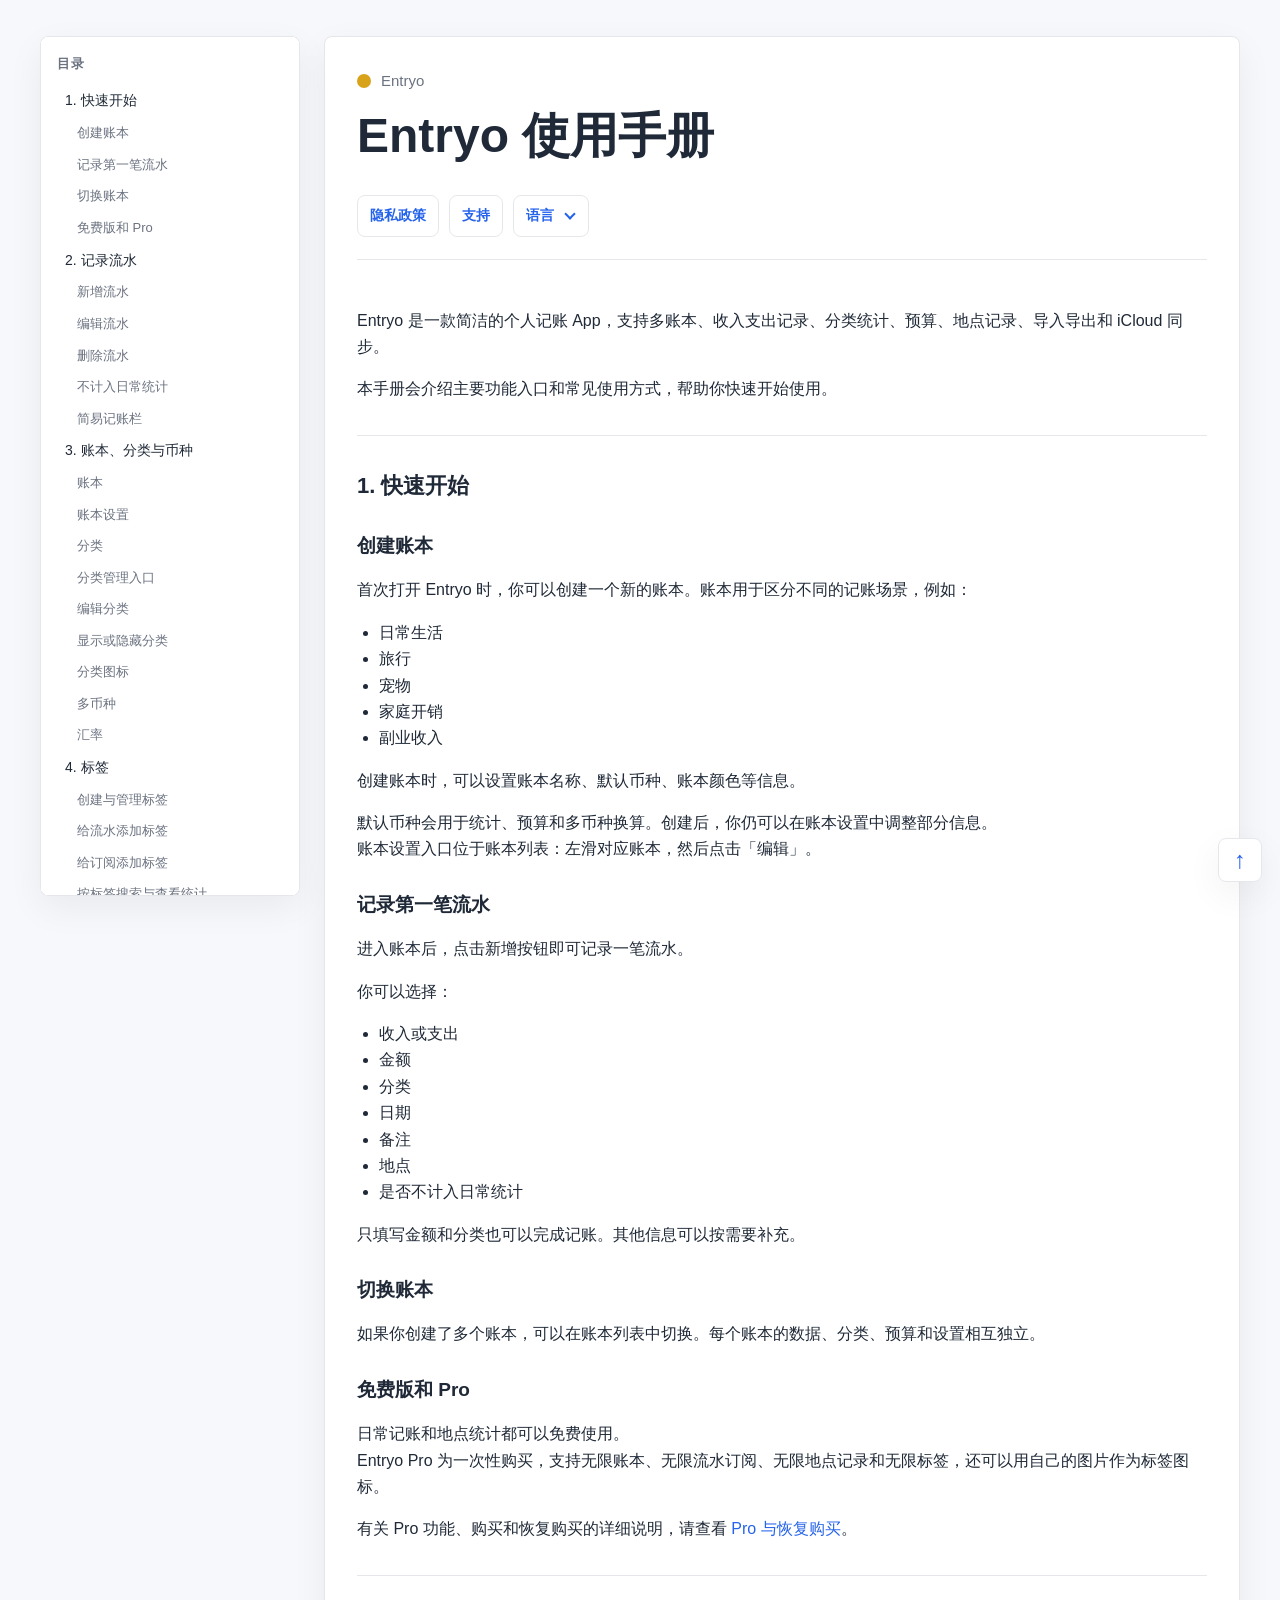
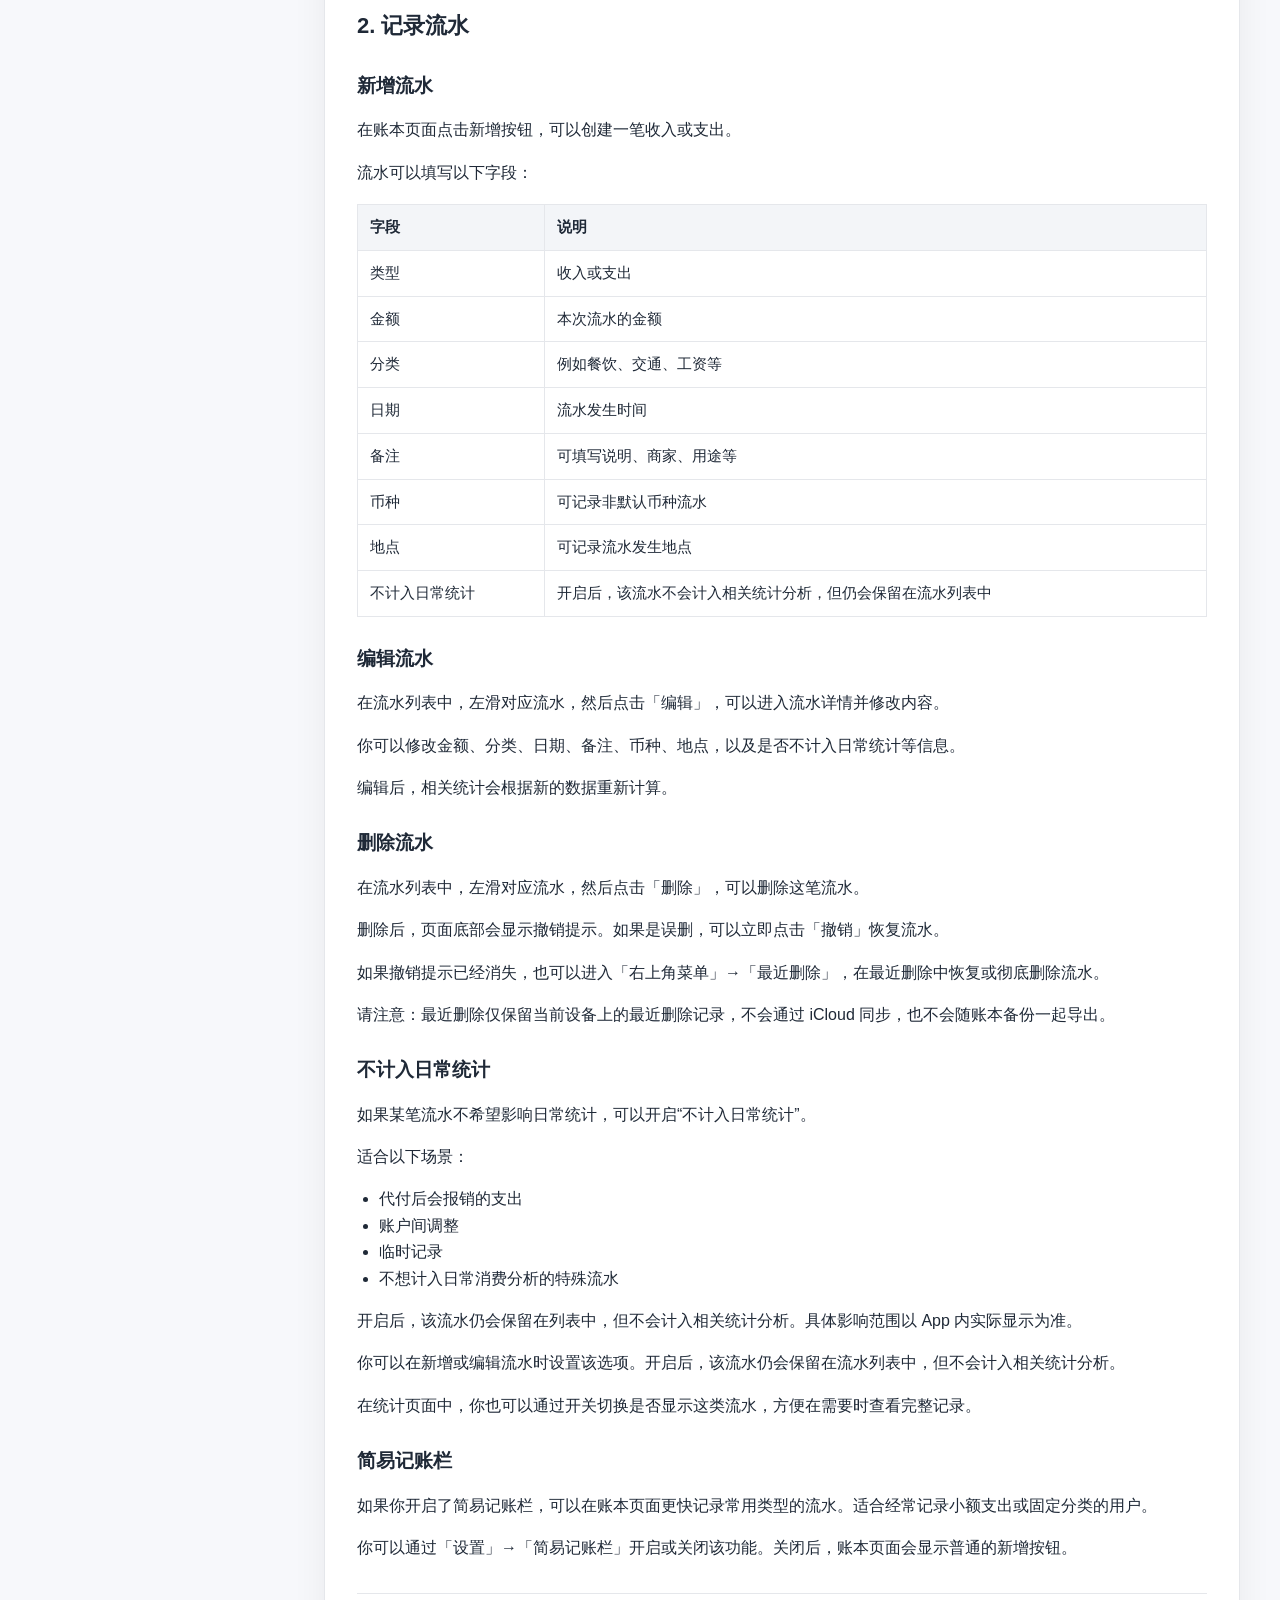
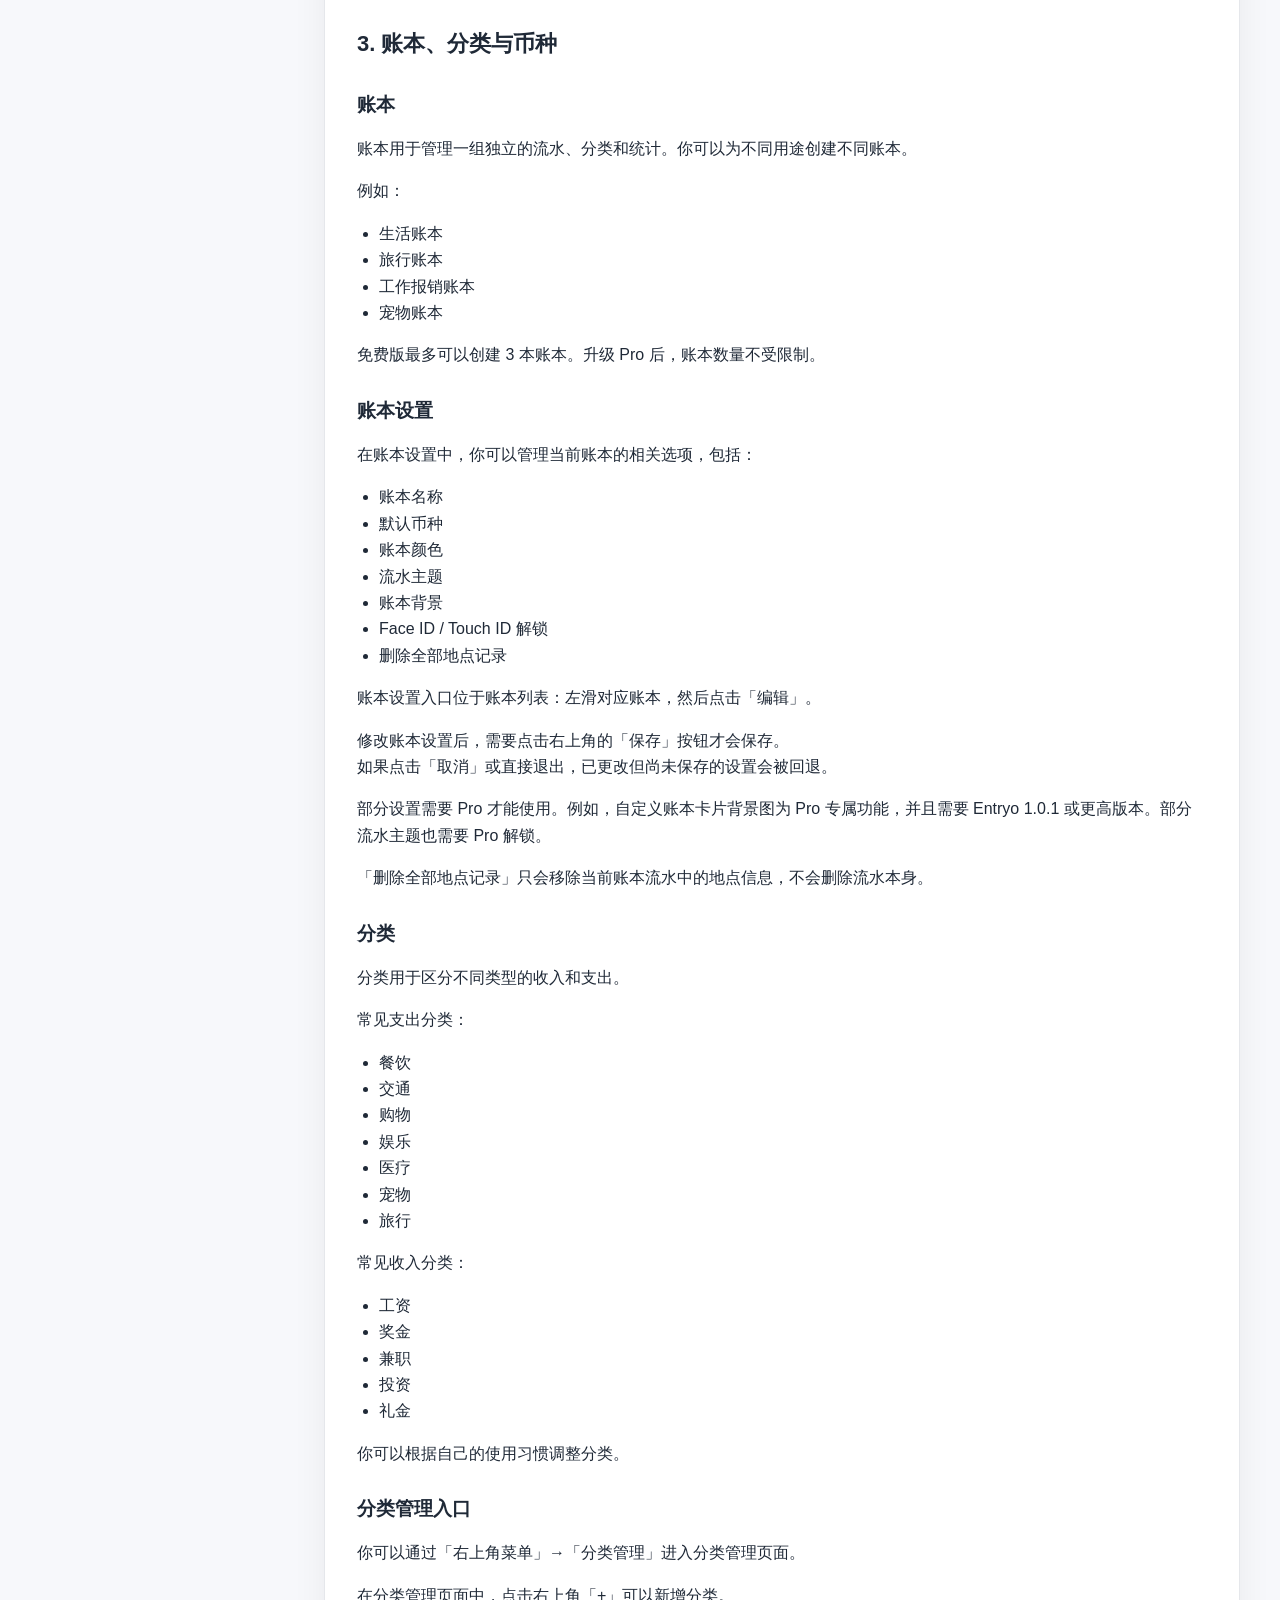
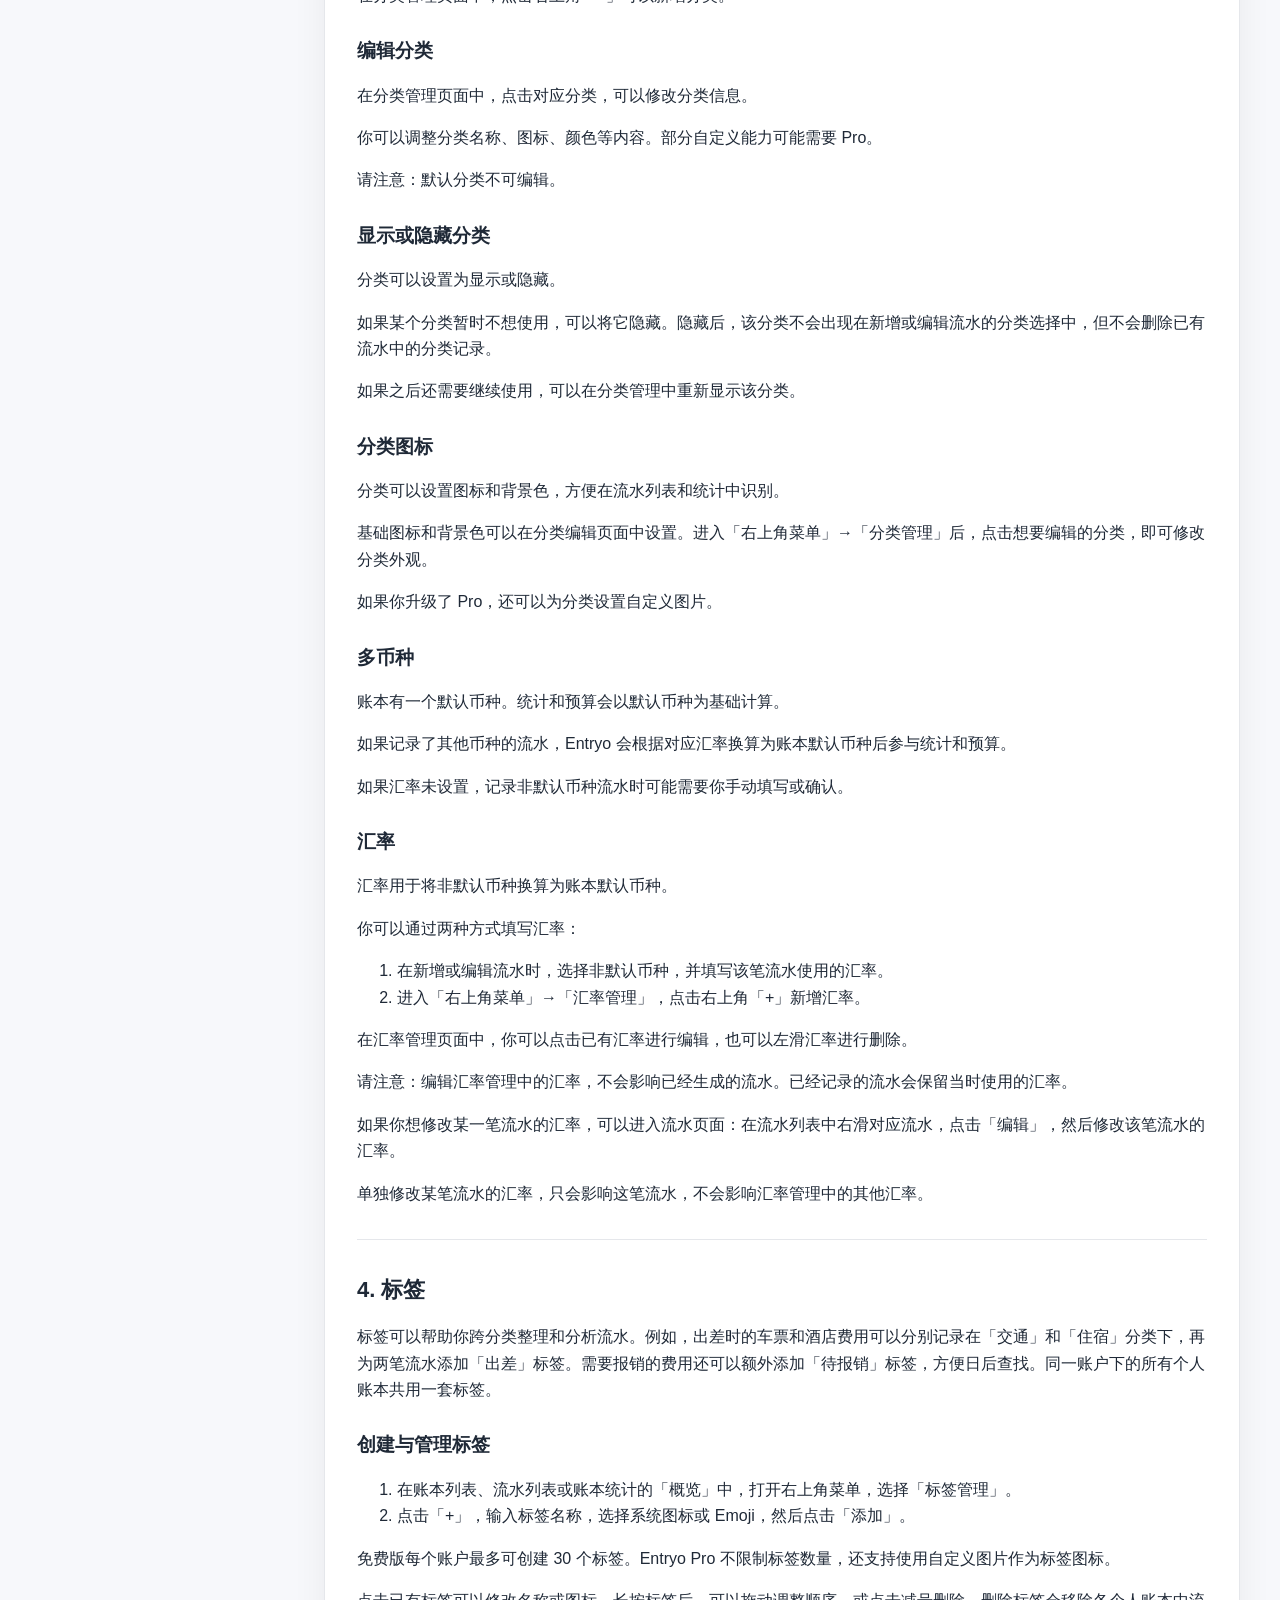
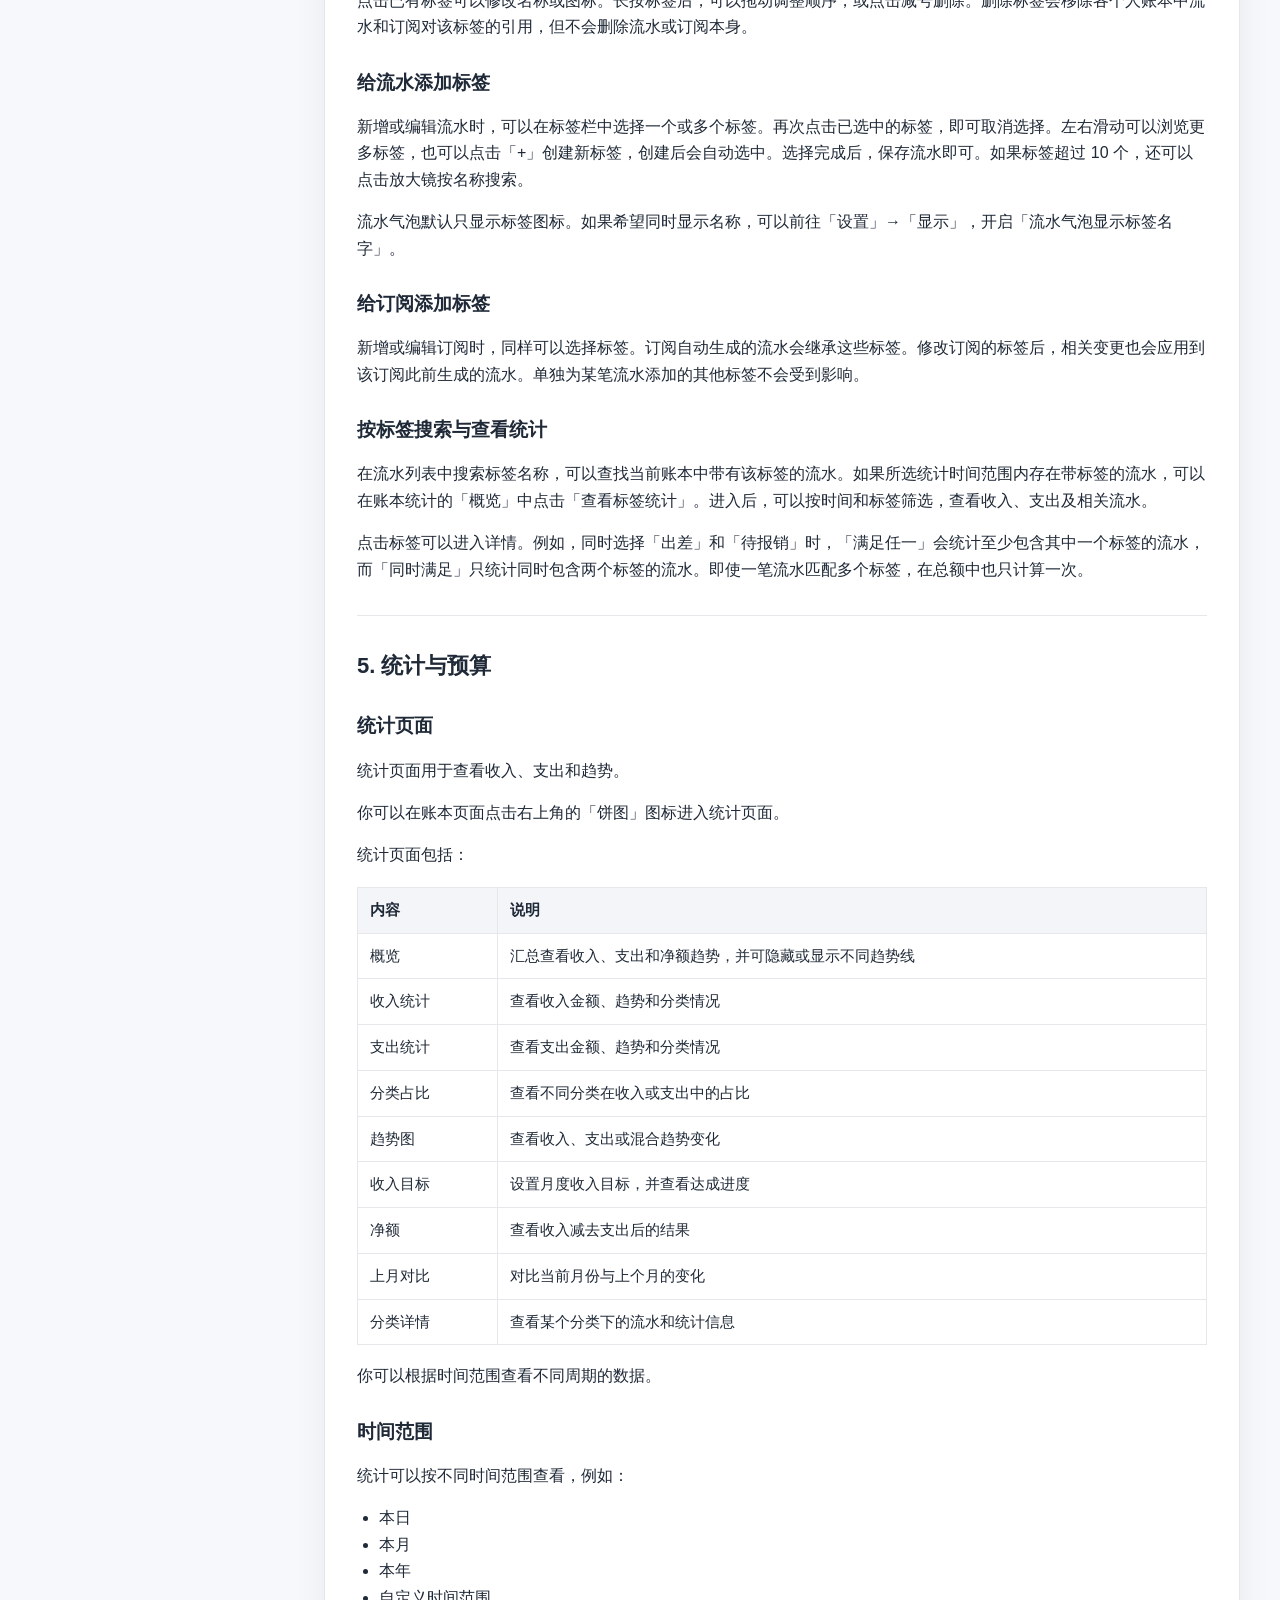
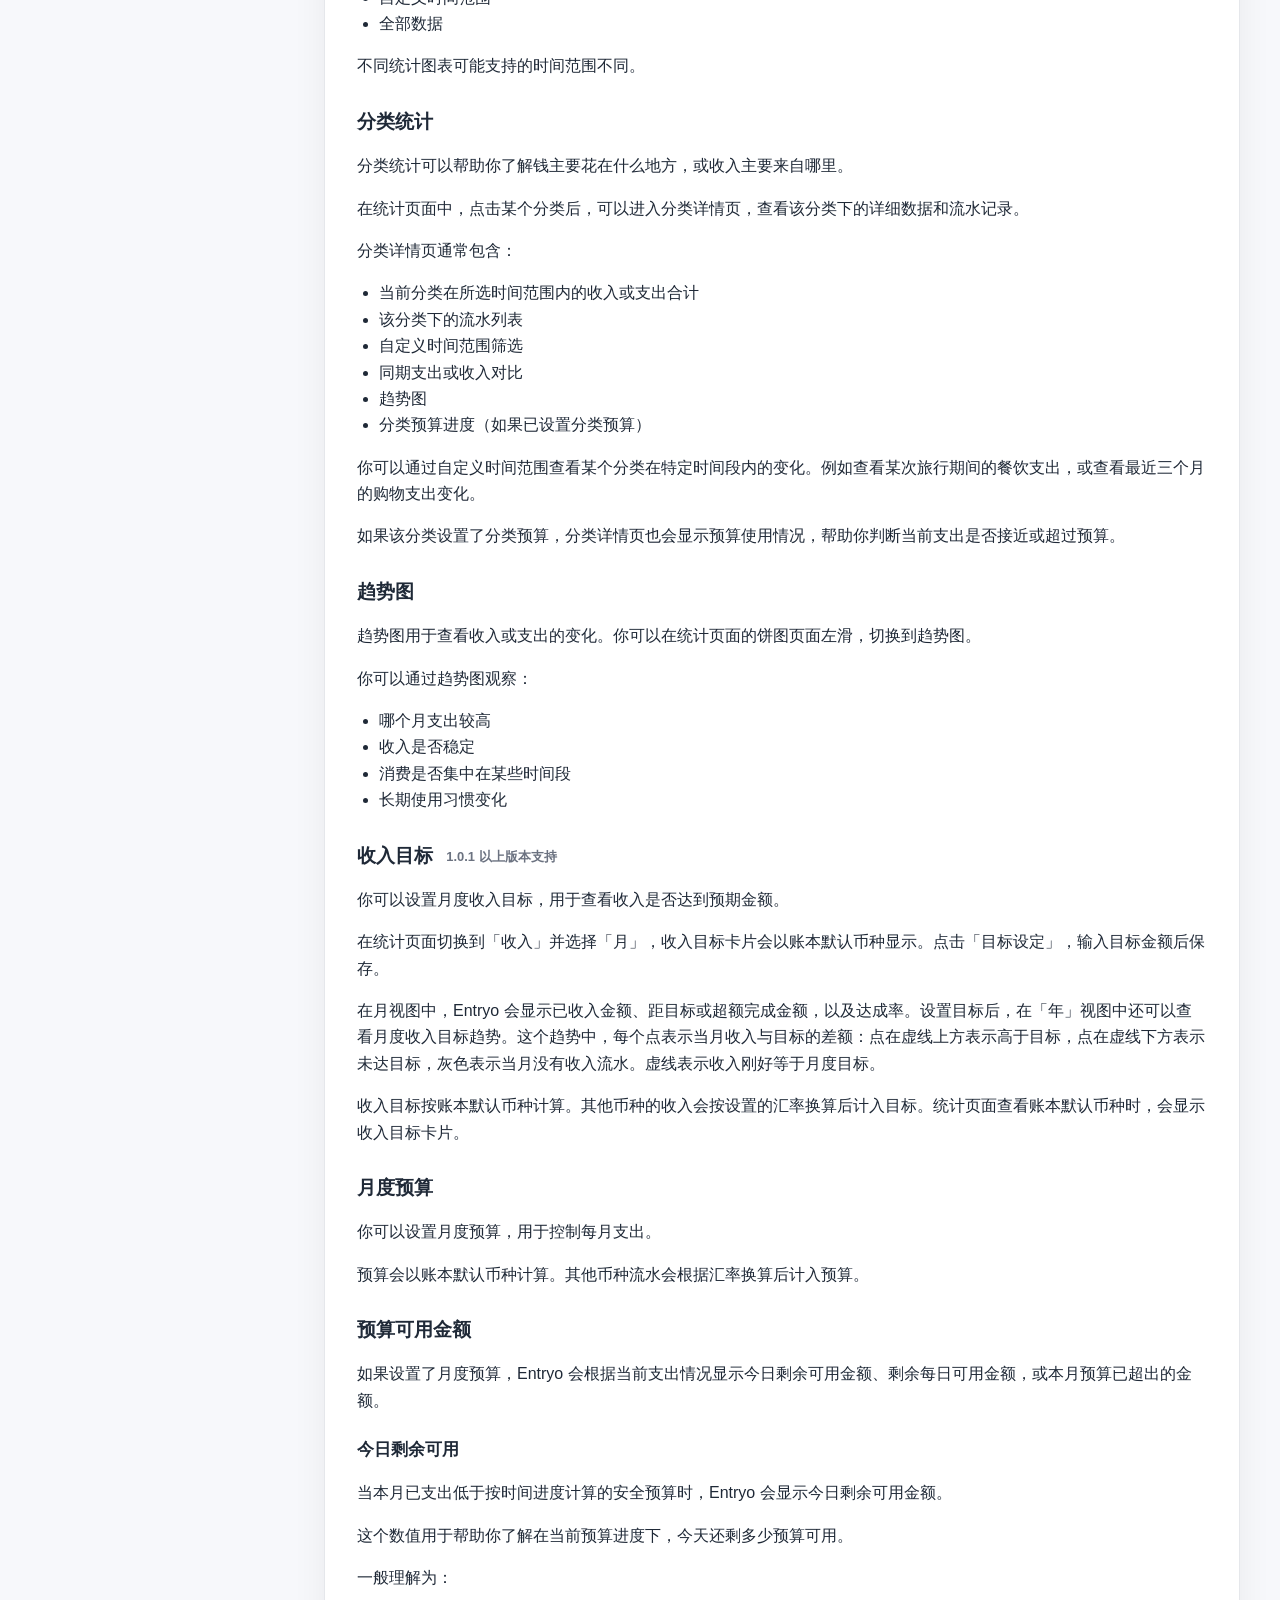
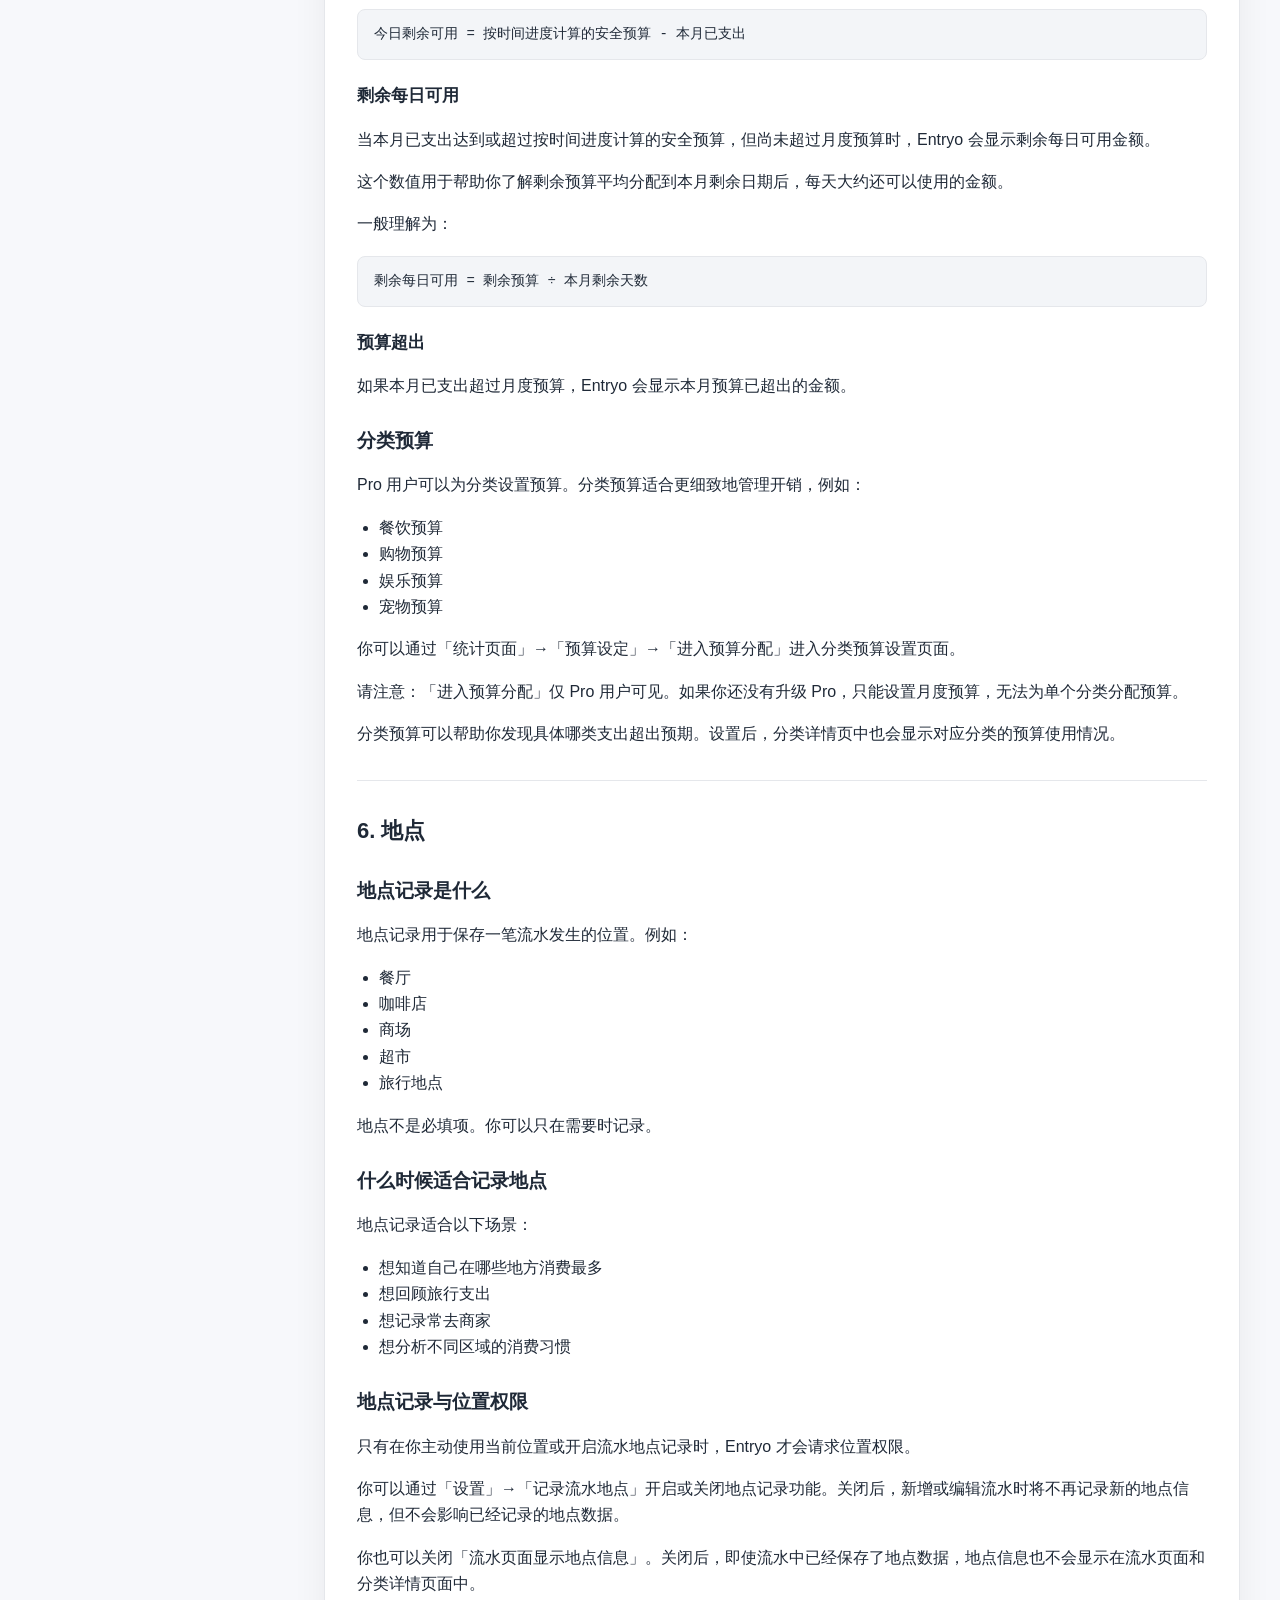
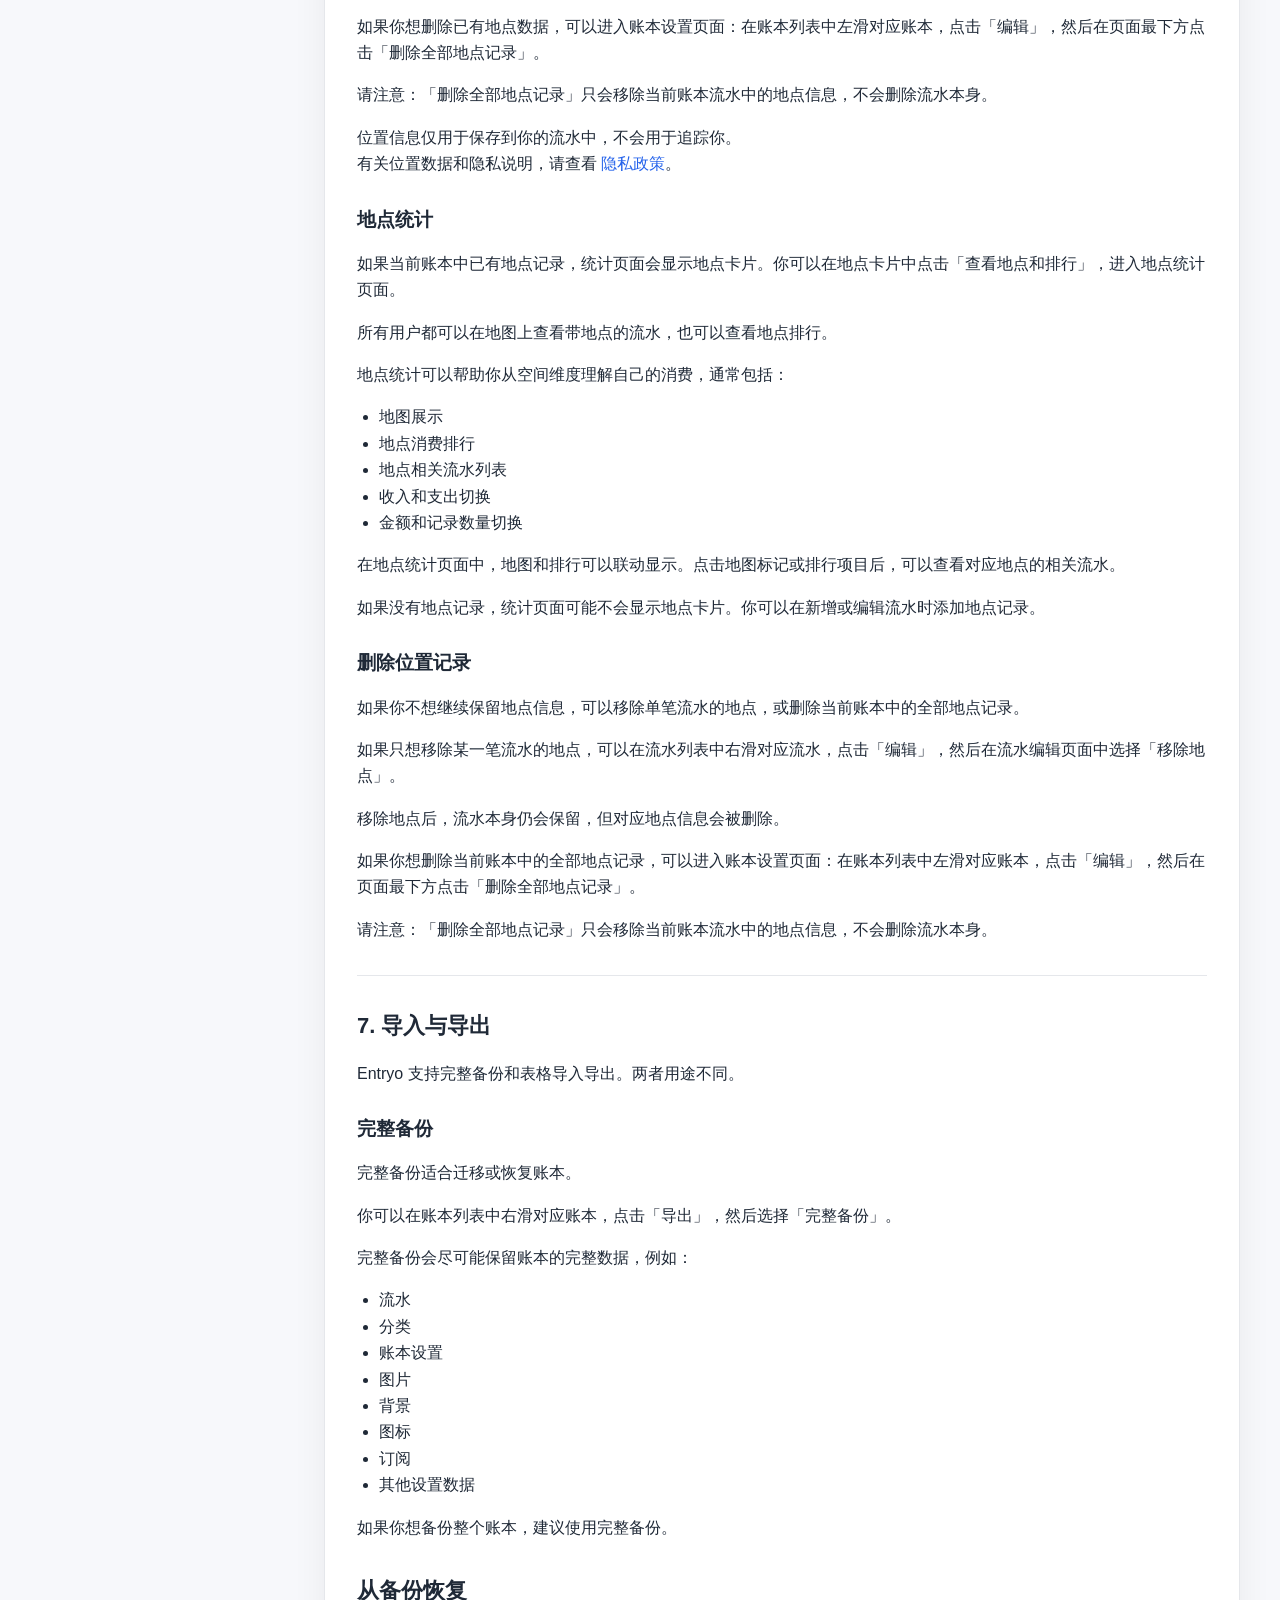
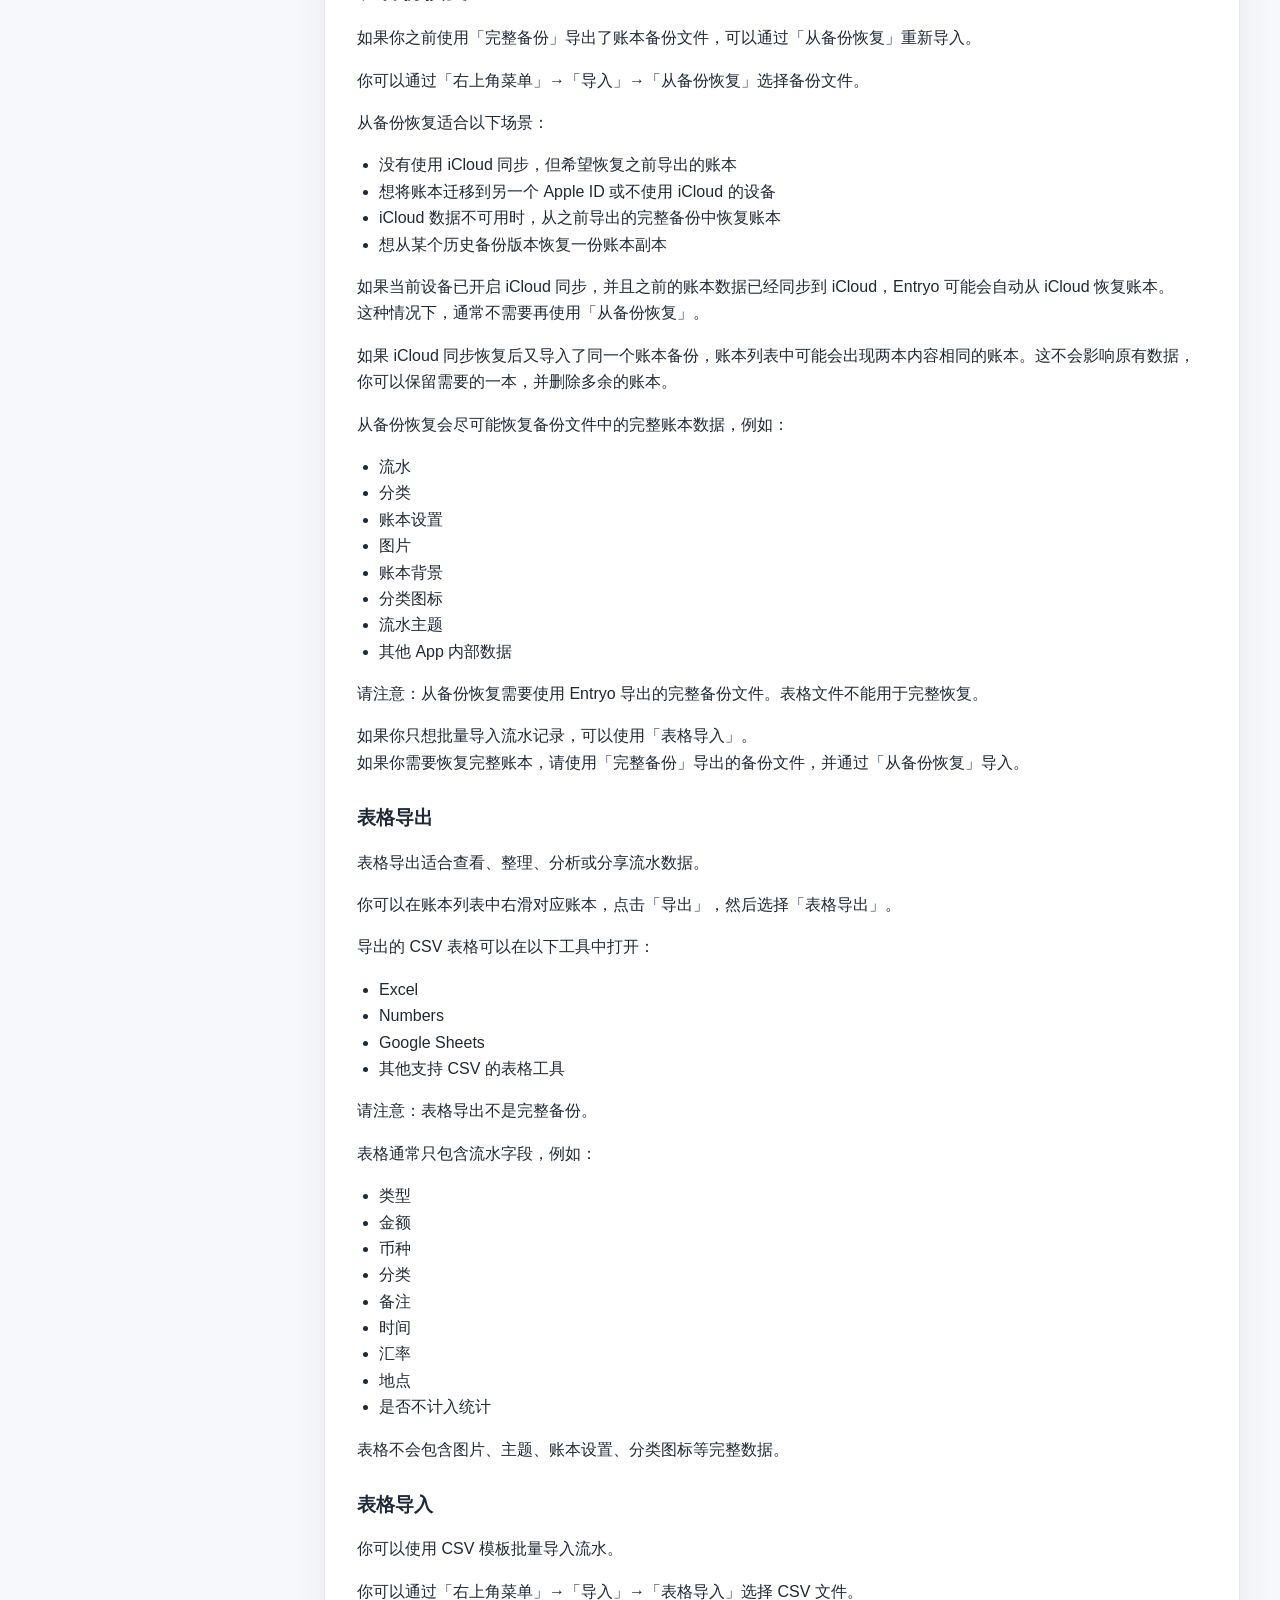
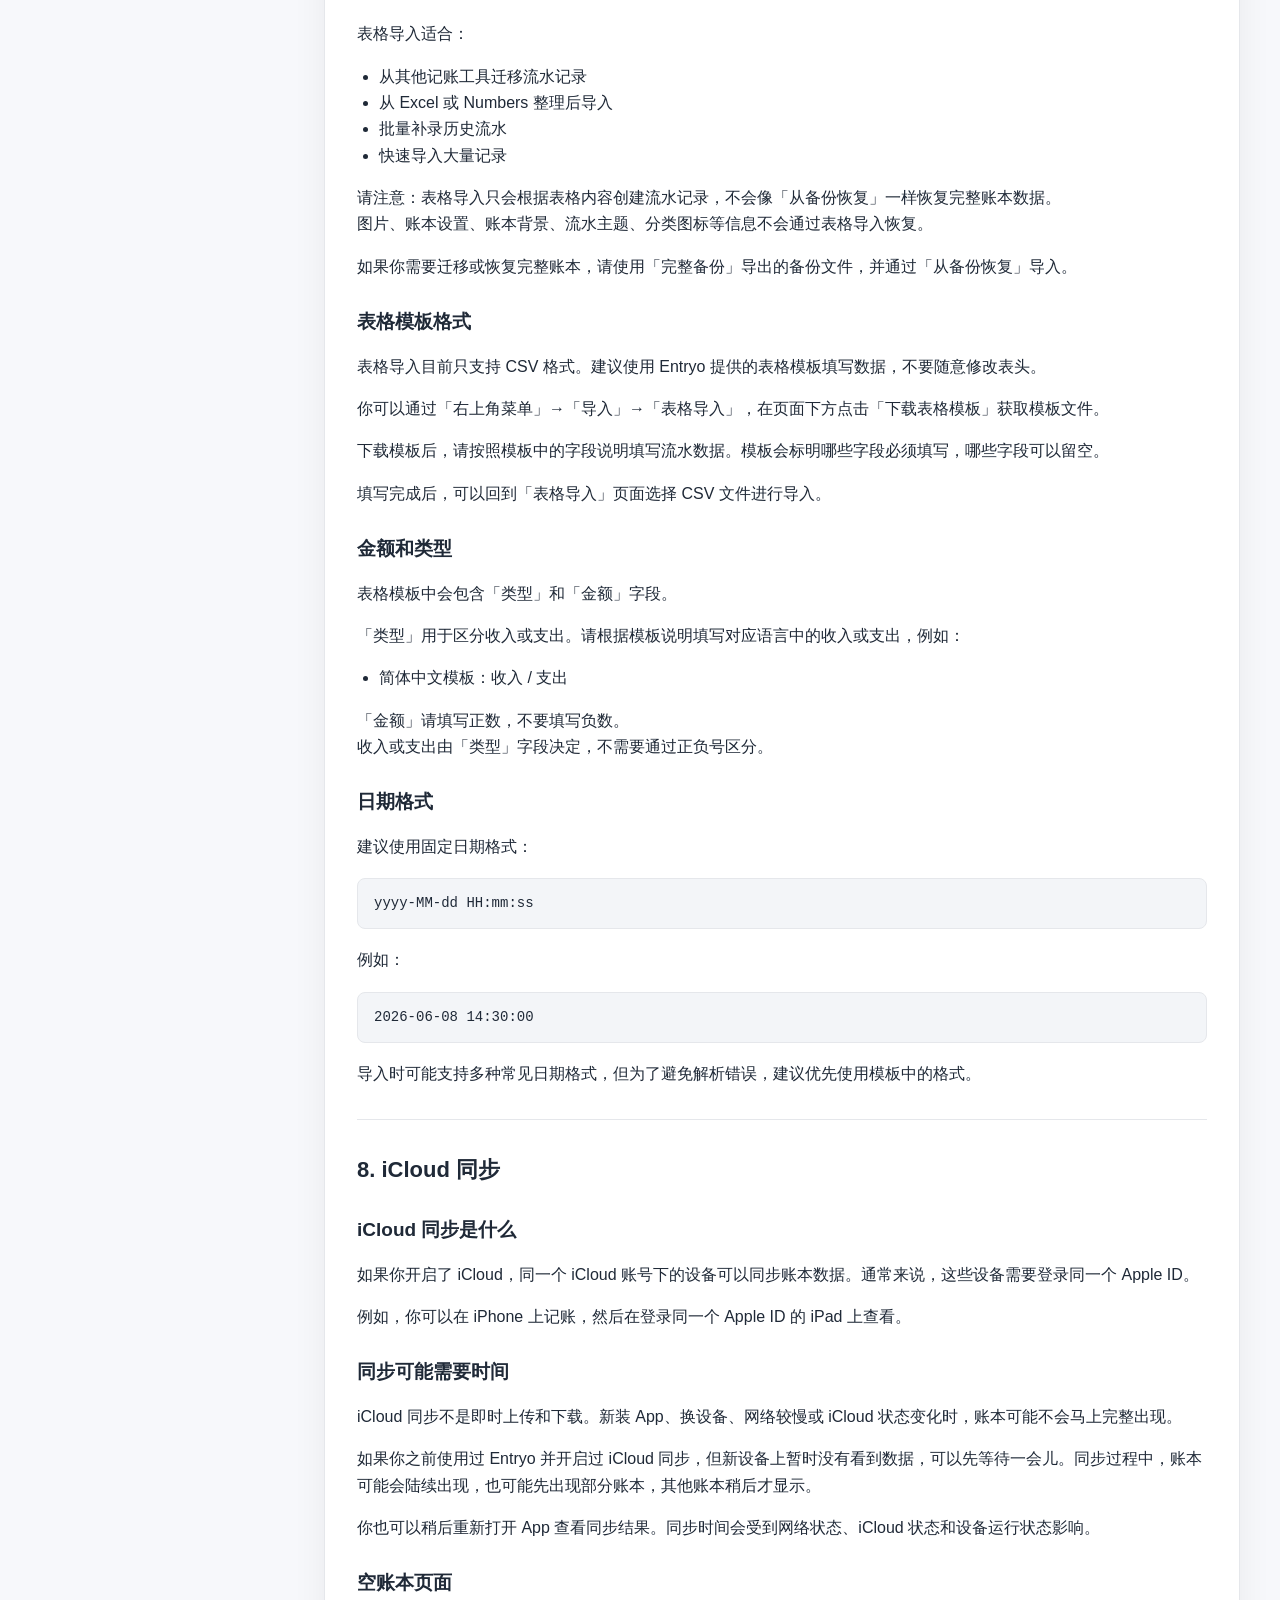
<file: guide/zh-Hans.html>
<!doctype html>
<html lang="zh-Hans">
<head>
  <meta charset="utf-8">
  <meta name="viewport" content="width=device-width, initial-scale=1">
  <title>Entryo 使用手册</title>
  <meta name="description" content="Entryo 使用手册">
  <link rel="stylesheet" href="../styles.css">
</head>
<body class="guide-page" id="top">
  <main class="guide-shell">
<aside class="guide-toc" aria-label="目录">
  <p class="toc-title">目录</p>
  <ol>
    <li class="toc-level-2"><a href="#1-快速开始">1. 快速开始</a></li>
    <li class="toc-level-3"><a href="#创建账本">创建账本</a></li>
    <li class="toc-level-3"><a href="#记录第一笔流水">记录第一笔流水</a></li>
    <li class="toc-level-3"><a href="#切换账本">切换账本</a></li>
    <li class="toc-level-3"><a href="#免费版和-pro">免费版和 Pro</a></li>
    <li class="toc-level-2"><a href="#2-记录流水">2. 记录流水</a></li>
    <li class="toc-level-3"><a href="#新增流水">新增流水</a></li>
    <li class="toc-level-3"><a href="#编辑流水">编辑流水</a></li>
    <li class="toc-level-3"><a href="#删除流水">删除流水</a></li>
    <li class="toc-level-3"><a href="#不计入日常统计">不计入日常统计</a></li>
    <li class="toc-level-3"><a href="#简易记账栏">简易记账栏</a></li>
    <li class="toc-level-2"><a href="#3-账本-分类与币种">3. 账本、分类与币种</a></li>
    <li class="toc-level-3"><a href="#账本">账本</a></li>
    <li class="toc-level-3"><a href="#账本设置">账本设置</a></li>
    <li class="toc-level-3"><a href="#分类">分类</a></li>
    <li class="toc-level-3"><a href="#分类管理入口">分类管理入口</a></li>
    <li class="toc-level-3"><a href="#编辑分类">编辑分类</a></li>
    <li class="toc-level-3"><a href="#显示或隐藏分类">显示或隐藏分类</a></li>
    <li class="toc-level-3"><a href="#分类图标">分类图标</a></li>
    <li class="toc-level-3"><a href="#多币种">多币种</a></li>
    <li class="toc-level-3"><a href="#汇率">汇率</a></li>
    <li class="toc-level-2"><a href="#4-标签">4. 标签</a></li>
    <li class="toc-level-3"><a href="#创建与管理标签">创建与管理标签</a></li>
    <li class="toc-level-3"><a href="#给流水添加标签">给流水添加标签</a></li>
    <li class="toc-level-3"><a href="#给订阅添加标签">给订阅添加标签</a></li>
    <li class="toc-level-3"><a href="#按标签搜索与查看统计">按标签搜索与查看统计</a></li>
    <li class="toc-level-2"><a href="#4-统计与预算">5. 统计与预算</a></li>
    <li class="toc-level-3"><a href="#统计页面">统计页面</a></li>
    <li class="toc-level-3"><a href="#时间范围">时间范围</a></li>
    <li class="toc-level-3"><a href="#分类统计">分类统计</a></li>
    <li class="toc-level-3"><a href="#趋势图">趋势图</a></li>
    <li class="toc-level-3"><a href="#收入目标">收入目标</a></li>
    <li class="toc-level-3"><a href="#月度预算">月度预算</a></li>
    <li class="toc-level-3"><a href="#今日剩余可用">今日剩余可用</a></li>
    <li class="toc-level-3"><a href="#分类预算">分类预算</a></li>
    <li class="toc-level-2"><a href="#6-地点">6. 地点</a></li>
    <li class="toc-level-3"><a href="#地点记录是什么">地点记录是什么</a></li>
    <li class="toc-level-3"><a href="#什么时候适合记录地点">什么时候适合记录地点</a></li>
    <li class="toc-level-3"><a href="#地点记录与位置权限">地点记录与位置权限</a></li>
    <li class="toc-level-3"><a href="#地点统计">地点统计</a></li>
    <li class="toc-level-3"><a href="#删除位置记录">删除位置记录</a></li>
    <li class="toc-level-2"><a href="#7-导入与导出">7. 导入与导出</a></li>
    <li class="toc-level-3"><a href="#完整备份">完整备份</a></li>
    <li class="toc-level-2"><a href="#从备份恢复">从备份恢复</a></li>
    <li class="toc-level-3"><a href="#表格导出">表格导出</a></li>
    <li class="toc-level-3"><a href="#表格导入">表格导入</a></li>
    <li class="toc-level-3"><a href="#表格模板格式">表格模板格式</a></li>
    <li class="toc-level-3"><a href="#金额和类型">金额和类型</a></li>
    <li class="toc-level-3"><a href="#日期格式">日期格式</a></li>
    <li class="toc-level-2"><a href="#8-icloud-同步">8. iCloud 同步</a></li>
    <li class="toc-level-3"><a href="#icloud-同步是什么">iCloud 同步是什么</a></li>
    <li class="toc-level-3"><a href="#同步可能需要时间">同步可能需要时间</a></li>
    <li class="toc-level-3"><a href="#空账本页面">空账本页面</a></li>
    <li class="toc-level-3"><a href="#使用-icloud-同步前请确认">使用 iCloud 同步前请确认</a></li>
    <li class="toc-level-3"><a href="#最近删除不会同步">最近删除不会同步</a></li>
    <li class="toc-level-3"><a href="#同步长时间没有更新时">同步长时间没有更新时</a></li>
    <li class="toc-level-2"><a href="#9-pro-与恢复购买">9. Pro 与恢复购买</a></li>
    <li class="toc-level-3"><a href="#pro-是什么">Pro 是什么</a></li>
    <li class="toc-level-3"><a href="#pro-包含什么">Pro 包含什么</a></li>
    <li class="toc-level-4"><a href="#无限容量">无限制使用</a></li>
    <li class="toc-level-4"><a href="#个性化外观">个性化外观</a></li>
    <li class="toc-level-4"><a href="#深度统计">进阶功能</a></li>
    <li class="toc-level-3"><a href="#免费版包含什么">免费版包含什么</a></li>
    <li class="toc-level-3"><a href="#购买-pro">购买 Pro</a></li>
    <li class="toc-level-3"><a href="#恢复购买">恢复购买</a></li>
    <li class="toc-level-3"><a href="#购买失败">购买失败</a></li>
    <li class="toc-level-2"><a href="#url-scheme-与快捷指令">10. URL Scheme 与快捷指令</a></li>
    <li class="toc-level-2"><a href="#11-常见问题">11. 常见问题</a></li>
    <li class="toc-level-3"><a href="#q1-为什么新装-app-后没有看到以前的账本">Q1：为什么新装 App 后没有看到以前的账本？</a></li>
    <li class="toc-level-3"><a href="#q2-表格导出可以当作完整备份吗">Q2：表格导出可以当作完整备份吗？</a></li>
    <li class="toc-level-3"><a href="#q3-表格导出的文件可以重新导入吗">Q3：表格导出的文件可以重新导入吗？</a></li>
    <li class="toc-level-3"><a href="#q4-为什么统计金额和我输入的金额不同">Q4：为什么统计金额和我输入的金额不同？</a></li>
    <li class="toc-level-3"><a href="#q5-为什么预算金额和支出金额对不上">Q5：为什么预算金额和支出金额对不上？</a></li>
    <li class="toc-level-3"><a href="#q6-删除流水后还能恢复吗">Q6：删除流水后还能恢复吗？</a></li>
    <li class="toc-level-3"><a href="#q7-最近删除会同步到其他设备吗">Q7：最近删除会同步到其他设备吗？</a></li>
    <li class="toc-level-3"><a href="#q8-entryo-会上传我的记账数据吗">Q8：Entryo 会上传我的记账数据吗？</a></li>
    <li class="toc-level-3"><a href="#q9-为什么地点功能需要位置权限">Q9：为什么地点功能需要位置权限？</a></li>
    <li class="toc-level-3"><a href="#q10-pro-是订阅吗">Q10：Pro 是订阅吗？</a></li>
    <li class="toc-level-3"><a href="#q11-换设备后需要重新购买-pro-吗">Q11：换设备后需要重新购买 Pro 吗？</a></li>
    <li class="toc-level-3"><a href="#q12-为什么有些功能入口找不到">Q12：为什么有些功能入口找不到？</a></li>
    <li class="toc-level-3"><a href="#q13-什么时候应该使用-不计入日常统计">Q13：什么时候应该使用“不计入日常统计”？</a></li>
    <li class="toc-level-3"><a href="#q14-如何联系支持">Q14：如何联系支持？</a></li>

    <li class="toc-level-2"><a href="#版本说明">版本说明</a></li>
  </ol>
</aside>
    <article class="guide-content">
      <header class="guide-header">
        <div class="brand"><span class="logo-dot"></span><a href="../">Entryo</a></div>
        <div class="guide-title-row">
          <h1>Entryo 使用手册</h1>
          <details class="mobile-toc">
            <summary class="mobile-toc-toggle">目录</summary>
            <div class="mobile-toc-panel">
            <p class="toc-title">目录</p>
            <ol>
              <li class="toc-level-2"><a href="#1-快速开始">1. 快速开始</a></li>
              <li class="toc-level-3"><a href="#创建账本">创建账本</a></li>
              <li class="toc-level-3"><a href="#记录第一笔流水">记录第一笔流水</a></li>
              <li class="toc-level-3"><a href="#切换账本">切换账本</a></li>
              <li class="toc-level-3"><a href="#免费版和-pro">免费版和 Pro</a></li>
              <li class="toc-level-2"><a href="#2-记录流水">2. 记录流水</a></li>
              <li class="toc-level-3"><a href="#新增流水">新增流水</a></li>
              <li class="toc-level-3"><a href="#编辑流水">编辑流水</a></li>
              <li class="toc-level-3"><a href="#删除流水">删除流水</a></li>
              <li class="toc-level-3"><a href="#不计入日常统计">不计入日常统计</a></li>
              <li class="toc-level-3"><a href="#简易记账栏">简易记账栏</a></li>
              <li class="toc-level-2"><a href="#3-账本-分类与币种">3. 账本、分类与币种</a></li>
              <li class="toc-level-3"><a href="#账本">账本</a></li>
              <li class="toc-level-3"><a href="#账本设置">账本设置</a></li>
              <li class="toc-level-3"><a href="#分类">分类</a></li>
              <li class="toc-level-3"><a href="#分类管理入口">分类管理入口</a></li>
              <li class="toc-level-3"><a href="#编辑分类">编辑分类</a></li>
              <li class="toc-level-3"><a href="#显示或隐藏分类">显示或隐藏分类</a></li>
              <li class="toc-level-3"><a href="#分类图标">分类图标</a></li>
              <li class="toc-level-3"><a href="#多币种">多币种</a></li>
              <li class="toc-level-3"><a href="#汇率">汇率</a></li>
              <li class="toc-level-2"><a href="#4-标签">4. 标签</a></li>
              <li class="toc-level-3"><a href="#创建与管理标签">创建与管理标签</a></li>
              <li class="toc-level-3"><a href="#给流水添加标签">给流水添加标签</a></li>
              <li class="toc-level-3"><a href="#给订阅添加标签">给订阅添加标签</a></li>
              <li class="toc-level-3"><a href="#按标签搜索与查看统计">按标签搜索与查看统计</a></li>
              <li class="toc-level-2"><a href="#4-统计与预算">5. 统计与预算</a></li>
              <li class="toc-level-3"><a href="#统计页面">统计页面</a></li>
              <li class="toc-level-3"><a href="#时间范围">时间范围</a></li>
              <li class="toc-level-3"><a href="#分类统计">分类统计</a></li>
              <li class="toc-level-3"><a href="#趋势图">趋势图</a></li>
              <li class="toc-level-3"><a href="#收入目标">收入目标</a></li>
              <li class="toc-level-3"><a href="#月度预算">月度预算</a></li>
              <li class="toc-level-3"><a href="#今日剩余可用">今日剩余可用</a></li>
              <li class="toc-level-3"><a href="#分类预算">分类预算</a></li>
              <li class="toc-level-2"><a href="#6-地点">6. 地点</a></li>
              <li class="toc-level-3"><a href="#地点记录是什么">地点记录是什么</a></li>
              <li class="toc-level-3"><a href="#什么时候适合记录地点">什么时候适合记录地点</a></li>
              <li class="toc-level-3"><a href="#地点记录与位置权限">地点记录与位置权限</a></li>
              <li class="toc-level-3"><a href="#地点统计">地点统计</a></li>
              <li class="toc-level-3"><a href="#删除位置记录">删除位置记录</a></li>
              <li class="toc-level-2"><a href="#7-导入与导出">7. 导入与导出</a></li>
              <li class="toc-level-3"><a href="#完整备份">完整备份</a></li>
              <li class="toc-level-2"><a href="#从备份恢复">从备份恢复</a></li>
              <li class="toc-level-3"><a href="#表格导出">表格导出</a></li>
              <li class="toc-level-3"><a href="#表格导入">表格导入</a></li>
              <li class="toc-level-3"><a href="#表格模板格式">表格模板格式</a></li>
              <li class="toc-level-3"><a href="#金额和类型">金额和类型</a></li>
              <li class="toc-level-3"><a href="#日期格式">日期格式</a></li>
              <li class="toc-level-2"><a href="#8-icloud-同步">8. iCloud 同步</a></li>
              <li class="toc-level-3"><a href="#icloud-同步是什么">iCloud 同步是什么</a></li>
              <li class="toc-level-3"><a href="#同步可能需要时间">同步可能需要时间</a></li>
              <li class="toc-level-3"><a href="#空账本页面">空账本页面</a></li>
              <li class="toc-level-3"><a href="#使用-icloud-同步前请确认">使用 iCloud 同步前请确认</a></li>
              <li class="toc-level-3"><a href="#最近删除不会同步">最近删除不会同步</a></li>
              <li class="toc-level-3"><a href="#同步长时间没有更新时">同步长时间没有更新时</a></li>
              <li class="toc-level-2"><a href="#9-pro-与恢复购买">9. Pro 与恢复购买</a></li>
              <li class="toc-level-3"><a href="#pro-是什么">Pro 是什么</a></li>
              <li class="toc-level-3"><a href="#pro-包含什么">Pro 包含什么</a></li>
              <li class="toc-level-4"><a href="#无限容量">无限制使用</a></li>
              <li class="toc-level-4"><a href="#个性化外观">个性化外观</a></li>
              <li class="toc-level-4"><a href="#深度统计">进阶功能</a></li>
              <li class="toc-level-3"><a href="#免费版包含什么">免费版包含什么</a></li>
              <li class="toc-level-3"><a href="#购买-pro">购买 Pro</a></li>
              <li class="toc-level-3"><a href="#恢复购买">恢复购买</a></li>
              <li class="toc-level-3"><a href="#购买失败">购买失败</a></li>
              <li class="toc-level-2"><a href="#url-scheme-与快捷指令">10. URL Scheme 与快捷指令</a></li>
              <li class="toc-level-2"><a href="#11-常见问题">11. 常见问题</a></li>
              <li class="toc-level-3"><a href="#q1-为什么新装-app-后没有看到以前的账本">Q1：为什么新装 App 后没有看到以前的账本？</a></li>
              <li class="toc-level-3"><a href="#q2-表格导出可以当作完整备份吗">Q2：表格导出可以当作完整备份吗？</a></li>
              <li class="toc-level-3"><a href="#q3-表格导出的文件可以重新导入吗">Q3：表格导出的文件可以重新导入吗？</a></li>
              <li class="toc-level-3"><a href="#q4-为什么统计金额和我输入的金额不同">Q4：为什么统计金额和我输入的金额不同？</a></li>
              <li class="toc-level-3"><a href="#q5-为什么预算金额和支出金额对不上">Q5：为什么预算金额和支出金额对不上？</a></li>
              <li class="toc-level-3"><a href="#q6-删除流水后还能恢复吗">Q6：删除流水后还能恢复吗？</a></li>
              <li class="toc-level-3"><a href="#q7-最近删除会同步到其他设备吗">Q7：最近删除会同步到其他设备吗？</a></li>
              <li class="toc-level-3"><a href="#q8-entryo-会上传我的记账数据吗">Q8：Entryo 会上传我的记账数据吗？</a></li>
              <li class="toc-level-3"><a href="#q9-为什么地点功能需要位置权限">Q9：为什么地点功能需要位置权限？</a></li>
              <li class="toc-level-3"><a href="#q10-pro-是订阅吗">Q10：Pro 是订阅吗？</a></li>
              <li class="toc-level-3"><a href="#q11-换设备后需要重新购买-pro-吗">Q11：换设备后需要重新购买 Pro 吗？</a></li>
              <li class="toc-level-3"><a href="#q12-为什么有些功能入口找不到">Q12：为什么有些功能入口找不到？</a></li>
              <li class="toc-level-3"><a href="#q13-什么时候应该使用-不计入日常统计">Q13：什么时候应该使用“不计入日常统计”？</a></li>
              <li class="toc-level-3"><a href="#q14-如何联系支持">Q14：如何联系支持？</a></li>
              <li class="toc-level-2"><a href="#版本说明">版本说明</a></li>
            </ol>
            </div>
          </details>
        </div>
        <nav class="page-actions" aria-label="页面导航">
          <a class="button-link" href="../privacy/zh-Hans.html">隐私政策</a>
          <a class="button-link" href="../support/zh-Hans.html">支持</a>
          <details class="language-menu">
            <summary class="language-toggle">语言</summary>
            <ul class="language-options">
      <li><a href="./">English</a></li>
      <li><a href="./zh-Hans.html" aria-current="page">简体中文</a></li>
      <li><a href="./zh-Hant.html">繁體中文</a></li>
      <li><a href="./ja.html">日本語</a></li>
            </ul>
          </details>
        </nav>
      </header>
      <div class="guide-body">
<p>Entryo 是一款简洁的个人记账 App，支持多账本、收入支出记录、分类统计、预算、地点记录、导入导出和 iCloud 同步。</p>
<p>本手册会介绍主要功能入口和常见使用方式，帮助你快速开始使用。</p>
<hr>
<h2 id="1-快速开始">1. 快速开始</h2>
<h3 id="创建账本">创建账本</h3>
<p>首次打开 Entryo 时，你可以创建一个新的账本。账本用于区分不同的记账场景，例如：</p>
<ul>
<li>日常生活</li>
<li>旅行</li>
<li>宠物</li>
<li>家庭开销</li>
<li>副业收入</li>
</ul>
<p>创建账本时，可以设置账本名称、默认币种、账本颜色等信息。</p>
<p>默认币种会用于统计、预算和多币种换算。创建后，你仍可以在账本设置中调整部分信息。<br>账本设置入口位于账本列表：左滑对应账本，然后点击「编辑」。</p>
<h3 id="记录第一笔流水">记录第一笔流水</h3>
<p>进入账本后，点击新增按钮即可记录一笔流水。</p>
<p>你可以选择：</p>
<ul>
<li>收入或支出</li>
<li>金额</li>
<li>分类</li>
<li>日期</li>
<li>备注</li>
<li>地点</li>
<li>是否不计入日常统计</li>
</ul>
<p>只填写金额和分类也可以完成记账。其他信息可以按需要补充。</p>
<h3 id="切换账本">切换账本</h3>
<p>如果你创建了多个账本，可以在账本列表中切换。每个账本的数据、分类、预算和设置相互独立。</p>
<h3 id="免费版和-pro">免费版和 Pro</h3>
<p>日常记账和地点统计都可以免费使用。<br>Entryo Pro 为一次性购买，支持无限账本、无限流水订阅、无限地点记录和无限标签，还可以用自己的图片作为标签图标。</p>
<p>有关 Pro 功能、购买和恢复购买的详细说明，请查看 <a href="#9-pro-与恢复购买">Pro 与恢复购买</a>。</p>
<hr>
<h2 id="2-记录流水">2. 记录流水</h2>
<h3 id="新增流水">新增流水</h3>
<p>在账本页面点击新增按钮，可以创建一笔收入或支出。</p>
<p>流水可以填写以下字段：</p>
<div class="table-wrap"><table><thead><tr><th>字段</th><th>说明</th></tr></thead><tbody>
<tr><td>类型</td><td>收入或支出</td></tr>
<tr><td>金额</td><td>本次流水的金额</td></tr>
<tr><td>分类</td><td>例如餐饮、交通、工资等</td></tr>
<tr><td>日期</td><td>流水发生时间</td></tr>
<tr><td>备注</td><td>可填写说明、商家、用途等</td></tr>
<tr><td>币种</td><td>可记录非默认币种流水</td></tr>
<tr><td>地点</td><td>可记录流水发生地点</td></tr>
<tr><td>不计入日常统计</td><td>开启后，该流水不会计入相关统计分析，但仍会保留在流水列表中</td></tr>
</tbody></table></div>
<h3 id="编辑流水">编辑流水</h3>
<p>在流水列表中，左滑对应流水，然后点击「编辑」，可以进入流水详情并修改内容。</p>
<p>你可以修改金额、分类、日期、备注、币种、地点，以及是否不计入日常统计等信息。</p>
<p>编辑后，相关统计会根据新的数据重新计算。</p>
<h3 id="删除流水">删除流水</h3>
<p>在流水列表中，左滑对应流水，然后点击「删除」，可以删除这笔流水。</p>
<p>删除后，页面底部会显示撤销提示。如果是误删，可以立即点击「撤销」恢复流水。</p>
<p>如果撤销提示已经消失，也可以进入「右上角菜单」→「最近删除」，在最近删除中恢复或彻底删除流水。</p>
<p>请注意：最近删除仅保留当前设备上的最近删除记录，不会通过 iCloud 同步，也不会随账本备份一起导出。</p>
<h3 id="不计入日常统计">不计入日常统计</h3>
<p>如果某笔流水不希望影响日常统计，可以开启“不计入日常统计”。</p>
<p>适合以下场景：</p>
<ul>
<li>代付后会报销的支出</li>
<li>账户间调整</li>
<li>临时记录</li>
<li>不想计入日常消费分析的特殊流水</li>
</ul>
<p>开启后，该流水仍会保留在列表中，但不会计入相关统计分析。具体影响范围以 App 内实际显示为准。</p>
<p>你可以在新增或编辑流水时设置该选项。开启后，该流水仍会保留在流水列表中，但不会计入相关统计分析。</p>
<p>在统计页面中，你也可以通过开关切换是否显示这类流水，方便在需要时查看完整记录。</p>
<span id="快速记账" class="anchor-alias"></span><h3 id="简易记账栏">简易记账栏</h3>
<p>如果你开启了简易记账栏，可以在账本页面更快记录常用类型的流水。适合经常记录小额支出或固定分类的用户。</p>
<p>你可以通过「设置」→「简易记账栏」开启或关闭该功能。关闭后，账本页面会显示普通的新增按钮。</p>
<hr>
<h2 id="3-账本-分类与币种">3. 账本、分类与币种</h2>
<h3 id="账本">账本</h3>
<p>账本用于管理一组独立的流水、分类和统计。你可以为不同用途创建不同账本。</p>
<p>例如：</p>
<ul>
<li>生活账本</li>
<li>旅行账本</li>
<li>工作报销账本</li>
<li>宠物账本</li>
</ul>
<p>免费版最多可以创建 3 本账本。升级 Pro 后，账本数量不受限制。</p>
<h3 id="账本设置">账本设置</h3>
<p>在账本设置中，你可以管理当前账本的相关选项，包括：</p>
<ul>
<li>账本名称</li>
<li>默认币种</li>
<li>账本颜色</li>
<li>流水主题</li>
<li>账本背景</li>
<li>Face ID / Touch ID 解锁</li>
<li>删除全部地点记录</li>
</ul>
<p>账本设置入口位于账本列表：左滑对应账本，然后点击「编辑」。</p>
<p>修改账本设置后，需要点击右上角的「保存」按钮才会保存。<br>如果点击「取消」或直接退出，已更改但尚未保存的设置会被回退。</p>
<p>部分设置需要 Pro 才能使用。例如，自定义账本卡片背景图为 Pro 专属功能，并且需要 Entryo 1.0.1 或更高版本。部分流水主题也需要 Pro 解锁。</p>
<p>「删除全部地点记录」只会移除当前账本流水中的地点信息，不会删除流水本身。</p>
<h3 id="分类">分类</h3>
<p>分类用于区分不同类型的收入和支出。</p>
<p>常见支出分类：</p>
<ul>
<li>餐饮</li>
<li>交通</li>
<li>购物</li>
<li>娱乐</li>
<li>医疗</li>
<li>宠物</li>
<li>旅行</li>
</ul>
<p>常见收入分类：</p>
<ul>
<li>工资</li>
<li>奖金</li>
<li>兼职</li>
<li>投资</li>
<li>礼金</li>
</ul>
<p>你可以根据自己的使用习惯调整分类。</p>
<h3 id="分类管理入口">分类管理入口</h3>
<p>你可以通过「右上角菜单」→「分类管理」进入分类管理页面。</p>
<p>在分类管理页面中，点击右上角「+」可以新增分类。</p>
<h3 id="编辑分类">编辑分类</h3>
<p>在分类管理页面中，点击对应分类，可以修改分类信息。</p>
<p>你可以调整分类名称、图标、颜色等内容。部分自定义能力可能需要 Pro。</p>
<p>请注意：默认分类不可编辑。</p>
<h3 id="显示或隐藏分类">显示或隐藏分类</h3>
<p>分类可以设置为显示或隐藏。</p>
<p>如果某个分类暂时不想使用，可以将它隐藏。隐藏后，该分类不会出现在新增或编辑流水的分类选择中，但不会删除已有流水中的分类记录。</p>
<p>如果之后还需要继续使用，可以在分类管理中重新显示该分类。</p>
<h3 id="分类图标">分类图标</h3>
<p>分类可以设置图标和背景色，方便在流水列表和统计中识别。</p>
<p>基础图标和背景色可以在分类编辑页面中设置。进入「右上角菜单」→「分类管理」后，点击想要编辑的分类，即可修改分类外观。</p>
<p>如果你升级了 Pro，还可以为分类设置自定义图片。</p>
<h3 id="多币种">多币种</h3>
<p>账本有一个默认币种。统计和预算会以默认币种为基础计算。</p>
<p>如果记录了其他币种的流水，Entryo 会根据对应汇率换算为账本默认币种后参与统计和预算。</p>
<p>如果汇率未设置，记录非默认币种流水时可能需要你手动填写或确认。</p>
<h3 id="汇率">汇率</h3>
<p>汇率用于将非默认币种换算为账本默认币种。</p>
<p>你可以通过两种方式填写汇率：</p>
<ol>
<li>在新增或编辑流水时，选择非默认币种，并填写该笔流水使用的汇率。</li>
<li>进入「右上角菜单」→「汇率管理」，点击右上角「+」新增汇率。</li>
</ol>
<p>在汇率管理页面中，你可以点击已有汇率进行编辑，也可以左滑汇率进行删除。</p>
<p>请注意：编辑汇率管理中的汇率，不会影响已经生成的流水。已经记录的流水会保留当时使用的汇率。</p>
<p>如果你想修改某一笔流水的汇率，可以进入流水页面：在流水列表中右滑对应流水，点击「编辑」，然后修改该笔流水的汇率。</p>
<p>单独修改某笔流水的汇率，只会影响这笔流水，不会影响汇率管理中的其他汇率。</p>
<hr>
<h2 id="4-标签">4. 标签</h2>
<p>标签可以帮助你跨分类整理和分析流水。例如，出差时的车票和酒店费用可以分别记录在「交通」和「住宿」分类下，再为两笔流水添加「出差」标签。需要报销的费用还可以额外添加「待报销」标签，方便日后查找。同一账户下的所有个人账本共用一套标签。</p>
<h3 id="创建与管理标签">创建与管理标签</h3>
<ol>
<li>在账本列表、流水列表或账本统计的「概览」中，打开右上角菜单，选择「标签管理」。</li>
<li>点击「+」，输入标签名称，选择系统图标或 Emoji，然后点击「添加」。</li>
</ol>
<p>免费版每个账户最多可创建 30 个标签。Entryo Pro 不限制标签数量，还支持使用自定义图片作为标签图标。</p>
<p>点击已有标签可以修改名称或图标。长按标签后，可以拖动调整顺序，或点击减号删除。删除标签会移除各个人账本中流水和订阅对该标签的引用，但不会删除流水或订阅本身。</p>
<h3 id="给流水添加标签">给流水添加标签</h3>
<p>新增或编辑流水时，可以在标签栏中选择一个或多个标签。再次点击已选中的标签，即可取消选择。左右滑动可以浏览更多标签，也可以点击「+」创建新标签，创建后会自动选中。选择完成后，保存流水即可。如果标签超过 10 个，还可以点击放大镜按名称搜索。</p>
<p>流水气泡默认只显示标签图标。如果希望同时显示名称，可以前往「设置」→「显示」，开启「流水气泡显示标签名字」。</p>
<h3 id="给订阅添加标签">给订阅添加标签</h3>
<p>新增或编辑订阅时，同样可以选择标签。订阅自动生成的流水会继承这些标签。修改订阅的标签后，相关变更也会应用到该订阅此前生成的流水。单独为某笔流水添加的其他标签不会受到影响。</p>
<h3 id="按标签搜索与查看统计">按标签搜索与查看统计</h3>
<p>在流水列表中搜索标签名称，可以查找当前账本中带有该标签的流水。如果所选统计时间范围内存在带标签的流水，可以在账本统计的「概览」中点击「查看标签统计」。进入后，可以按时间和标签筛选，查看收入、支出及相关流水。</p>
<p>点击标签可以进入详情。例如，同时选择「出差」和「待报销」时，「满足任一」会统计至少包含其中一个标签的流水，而「同时满足」只统计同时包含两个标签的流水。即使一笔流水匹配多个标签，在总额中也只计算一次。</p>
<hr>
<h2 id="4-统计与预算">5. 统计与预算</h2>
<h3 id="统计页面">统计页面</h3>
<p>统计页面用于查看收入、支出和趋势。</p>
<p>你可以在账本页面点击右上角的「饼图」图标进入统计页面。</p>
<p>统计页面包括：</p>
<div class="table-wrap"><table><thead><tr><th>内容</th><th>说明</th></tr></thead><tbody>
<tr><td>概览</td><td>汇总查看收入、支出和净额趋势，并可隐藏或显示不同趋势线</td></tr>
<tr><td>收入统计</td><td>查看收入金额、趋势和分类情况</td></tr>
<tr><td>支出统计</td><td>查看支出金额、趋势和分类情况</td></tr>
<tr><td>分类占比</td><td>查看不同分类在收入或支出中的占比</td></tr>
<tr><td>趋势图</td><td>查看收入、支出或混合趋势变化</td></tr>
<tr><td>收入目标</td><td>设置月度收入目标，并查看达成进度</td></tr>
<tr><td>净额</td><td>查看收入减去支出后的结果</td></tr>
<tr><td>上月对比</td><td>对比当前月份与上个月的变化</td></tr>
<tr><td>分类详情</td><td>查看某个分类下的流水和统计信息</td></tr>
</tbody></table></div>
<p>你可以根据时间范围查看不同周期的数据。</p>
<h3 id="时间范围">时间范围</h3>
<p>统计可以按不同时间范围查看，例如：</p>
<ul>
<li>本日</li>
<li>本月</li>
<li>本年</li>
<li>自定义时间范围</li>
<li>全部数据</li>
</ul>
<p>不同统计图表可能支持的时间范围不同。</p>
<h3 id="分类统计">分类统计</h3>
<p>分类统计可以帮助你了解钱主要花在什么地方，或收入主要来自哪里。</p>
<p>在统计页面中，点击某个分类后，可以进入分类详情页，查看该分类下的详细数据和流水记录。</p>
<p>分类详情页通常包含：</p>
<ul>
<li>当前分类在所选时间范围内的收入或支出合计</li>
<li>该分类下的流水列表</li>
<li>自定义时间范围筛选</li>
<li>同期支出或收入对比</li>
<li>趋势图</li>
<li>分类预算进度（如果已设置分类预算）</li>
</ul>
<p>你可以通过自定义时间范围查看某个分类在特定时间段内的变化。例如查看某次旅行期间的餐饮支出，或查看最近三个月的购物支出变化。</p>
<p>如果该分类设置了分类预算，分类详情页也会显示预算使用情况，帮助你判断当前支出是否接近或超过预算。</p>
<h3 id="趋势图">趋势图</h3>
<p>趋势图用于查看收入或支出的变化。你可以在统计页面的饼图页面左滑，切换到趋势图。</p>
<p>你可以通过趋势图观察：</p>
<ul>
<li>哪个月支出较高</li>
<li>收入是否稳定</li>
<li>消费是否集中在某些时间段</li>
<li>长期使用习惯变化</li>
</ul>
<h3 id="收入目标">收入目标 <span class="heading-note">1.0.1 以上版本支持</span></h3>
<p>你可以设置月度收入目标，用于查看收入是否达到预期金额。</p>
<p>在统计页面切换到「收入」并选择「月」，收入目标卡片会以账本默认币种显示。点击「目标设定」，输入目标金额后保存。</p>
<p>在月视图中，Entryo 会显示已收入金额、距目标或超额完成金额，以及达成率。设置目标后，在「年」视图中还可以查看月度收入目标趋势。这个趋势中，每个点表示当月收入与目标的差额：点在虚线上方表示高于目标，点在虚线下方表示未达目标，灰色表示当月没有收入流水。虚线表示收入刚好等于月度目标。</p>
<p>收入目标按账本默认币种计算。其他币种的收入会按设置的汇率换算后计入目标。统计页面查看账本默认币种时，会显示收入目标卡片。</p>
<h3 id="月度预算">月度预算</h3>
<p>你可以设置月度预算，用于控制每月支出。</p>
<p>预算会以账本默认币种计算。其他币种流水会根据汇率换算后计入预算。</p>
<h3 id="预算可用金额">预算可用金额</h3>
<p>如果设置了月度预算，Entryo 会根据当前支出情况显示今日剩余可用金额、剩余每日可用金额，或本月预算已超出的金额。</p>
<h4 id="今日剩余可用">今日剩余可用</h4>
<p>当本月已支出低于按时间进度计算的安全预算时，Entryo 会显示今日剩余可用金额。</p>
<p>这个数值用于帮助你了解在当前预算进度下，今天还剩多少预算可用。</p>
<p>一般理解为：</p>
<pre><code>今日剩余可用 = 按时间进度计算的安全预算 - 本月已支出</code></pre>
<h4 id="剩余每日可用">剩余每日可用</h4>
<p>当本月已支出达到或超过按时间进度计算的安全预算，但尚未超过月度预算时，Entryo 会显示剩余每日可用金额。</p>
<p>这个数值用于帮助你了解剩余预算平均分配到本月剩余日期后，每天大约还可以使用的金额。</p>
<p>一般理解为：</p>
<pre><code>剩余每日可用 = 剩余预算 ÷ 本月剩余天数</code></pre>
<h4 id="预算超出">预算超出</h4>
<p>如果本月已支出超过月度预算，Entryo 会显示本月预算已超出的金额。</p>
<h3 id="分类预算">分类预算</h3>
<p>Pro 用户可以为分类设置预算。分类预算适合更细致地管理开销，例如：</p>
<ul>
<li>餐饮预算</li>
<li>购物预算</li>
<li>娱乐预算</li>
<li>宠物预算</li>
</ul>
<p>你可以通过「统计页面」→「预算设定」→「进入预算分配」进入分类预算设置页面。</p>
<p>请注意：「进入预算分配」仅 Pro 用户可见。如果你还没有升级 Pro，只能设置月度预算，无法为单个分类分配预算。</p>
<p>分类预算可以帮助你发现具体哪类支出超出预期。设置后，分类详情页中也会显示对应分类的预算使用情况。</p>
<hr>
<h2 id="6-地点">6. 地点</h2>
<h3 id="地点记录是什么">地点记录是什么</h3>
<p>地点记录用于保存一笔流水发生的位置。例如：</p>
<ul>
<li>餐厅</li>
<li>咖啡店</li>
<li>商场</li>
<li>超市</li>
<li>旅行地点</li>
</ul>
<p>地点不是必填项。你可以只在需要时记录。</p>
<h3 id="什么时候适合记录地点">什么时候适合记录地点</h3>
<p>地点记录适合以下场景：</p>
<ul>
<li>想知道自己在哪些地方消费最多</li>
<li>想回顾旅行支出</li>
<li>想记录常去商家</li>
<li>想分析不同区域的消费习惯</li>
</ul>
<h3 id="地点记录与位置权限">地点记录与位置权限</h3>
<p>只有在你主动使用当前位置或开启流水地点记录时，Entryo 才会请求位置权限。</p>
<p>你可以通过「设置」→「记录流水地点」开启或关闭地点记录功能。关闭后，新增或编辑流水时将不再记录新的地点信息，但不会影响已经记录的地点数据。</p>
<p>你也可以关闭「流水页面显示地点信息」。关闭后，即使流水中已经保存了地点数据，地点信息也不会显示在流水页面和分类详情页面中。</p>
<p>如果你想删除已有地点数据，可以进入账本设置页面：在账本列表中左滑对应账本，点击「编辑」，然后在页面最下方点击「删除全部地点记录」。</p>
<p>请注意：「删除全部地点记录」只会移除当前账本流水中的地点信息，不会删除流水本身。</p>
<p>位置信息仅用于保存到你的流水中，不会用于追踪你。<br>有关位置数据和隐私说明，请查看 <a href="../privacy/zh-Hans.html">隐私政策</a>。</p>
<h3 id="地点统计">地点统计</h3>
<p>如果当前账本中已有地点记录，统计页面会显示地点卡片。你可以在地点卡片中点击「查看地点和排行」，进入地点统计页面。</p>
<p>所有用户都可以在地图上查看带地点的流水，也可以查看地点排行。</p>
<p>地点统计可以帮助你从空间维度理解自己的消费，通常包括：</p>
<ul>
<li>地图展示</li>
<li>地点消费排行</li>
<li>地点相关流水列表</li>
<li>收入和支出切换</li>
<li>金额和记录数量切换</li>
</ul>
<p>在地点统计页面中，地图和排行可以联动显示。点击地图标记或排行项目后，可以查看对应地点的相关流水。</p>
<p>如果没有地点记录，统计页面可能不会显示地点卡片。你可以在新增或编辑流水时添加地点记录。</p>
<h3 id="删除位置记录">删除位置记录</h3>
<p>如果你不想继续保留地点信息，可以移除单笔流水的地点，或删除当前账本中的全部地点记录。</p>
<p>如果只想移除某一笔流水的地点，可以在流水列表中右滑对应流水，点击「编辑」，然后在流水编辑页面中选择「移除地点」。</p>
<p>移除地点后，流水本身仍会保留，但对应地点信息会被删除。</p>
<p>如果你想删除当前账本中的全部地点记录，可以进入账本设置页面：在账本列表中左滑对应账本，点击「编辑」，然后在页面最下方点击「删除全部地点记录」。</p>
<p>请注意：「删除全部地点记录」只会移除当前账本流水中的地点信息，不会删除流水本身。</p>
<hr>
<h2 id="7-导入与导出">7. 导入与导出</h2>
<p>Entryo 支持完整备份和表格导入导出。两者用途不同。</p>
<h3 id="完整备份">完整备份</h3>
<p>完整备份适合迁移或恢复账本。</p>
<p>你可以在账本列表中右滑对应账本，点击「导出」，然后选择「完整备份」。</p>
<p>完整备份会尽可能保留账本的完整数据，例如：</p>
<ul>
<li>流水</li>
<li>分类</li>
<li>账本设置</li>
<li>图片</li>
<li>背景</li>
<li>图标</li>
<li>订阅</li>
<li>其他设置数据</li>
</ul>
<p>如果你想备份整个账本，建议使用完整备份。</p>
<h2 id="从备份恢复">从备份恢复</h2>
<p>如果你之前使用「完整备份」导出了账本备份文件，可以通过「从备份恢复」重新导入。</p>
<p>你可以通过「右上角菜单」→「导入」→「从备份恢复」选择备份文件。</p>
<p>从备份恢复适合以下场景：</p>
<ul>
<li>没有使用 iCloud 同步，但希望恢复之前导出的账本</li>
<li>想将账本迁移到另一个 Apple ID 或不使用 iCloud 的设备</li>
<li>iCloud 数据不可用时，从之前导出的完整备份中恢复账本</li>
<li>想从某个历史备份版本恢复一份账本副本</li>
</ul>
<p>如果当前设备已开启 iCloud 同步，并且之前的账本数据已经同步到 iCloud，Entryo 可能会自动从 iCloud 恢复账本。<br>这种情况下，通常不需要再使用「从备份恢复」。</p>
<p>如果 iCloud 同步恢复后又导入了同一个账本备份，账本列表中可能会出现两本内容相同的账本。这不会影响原有数据，你可以保留需要的一本，并删除多余的账本。</p>
<p>从备份恢复会尽可能恢复备份文件中的完整账本数据，例如：</p>
<ul>
<li>流水</li>
<li>分类</li>
<li>账本设置</li>
<li>图片</li>
<li>账本背景</li>
<li>分类图标</li>
<li>流水主题</li>
<li>其他 App 内部数据</li>
</ul>
<p>请注意：从备份恢复需要使用 Entryo 导出的完整备份文件。表格文件不能用于完整恢复。</p>
<p>如果你只想批量导入流水记录，可以使用「表格导入」。<br>如果你需要恢复完整账本，请使用「完整备份」导出的备份文件，并通过「从备份恢复」导入。</p>
<h3 id="表格导出">表格导出</h3>
<p>表格导出适合查看、整理、分析或分享流水数据。</p>
<p>你可以在账本列表中右滑对应账本，点击「导出」，然后选择「表格导出」。</p>
<p>导出的 CSV 表格可以在以下工具中打开：</p>
<ul>
<li>Excel</li>
<li>Numbers</li>
<li>Google Sheets</li>
<li>其他支持 CSV 的表格工具</li>
</ul>
<p>请注意：表格导出不是完整备份。</p>
<p>表格通常只包含流水字段，例如：</p>
<ul>
<li>类型</li>
<li>金额</li>
<li>币种</li>
<li>分类</li>
<li>备注</li>
<li>时间</li>
<li>汇率</li>
<li>地点</li>
<li>是否不计入统计</li>
</ul>
<p>表格不会包含图片、主题、账本设置、分类图标等完整数据。</p>
<h3 id="表格导入">表格导入</h3>
<p>你可以使用 CSV 模板批量导入流水。</p>
<p>你可以通过「右上角菜单」→「导入」→「表格导入」选择 CSV 文件。</p>
<p>表格导入适合：</p>
<ul>
<li>从其他记账工具迁移流水记录</li>
<li>从 Excel 或 Numbers 整理后导入</li>
<li>批量补录历史流水</li>
<li>快速导入大量记录</li>
</ul>
<p>请注意：表格导入只会根据表格内容创建流水记录，不会像「从备份恢复」一样恢复完整账本数据。<br>图片、账本设置、账本背景、流水主题、分类图标等信息不会通过表格导入恢复。</p>
<p>如果你需要迁移或恢复完整账本，请使用「完整备份」导出的备份文件，并通过「从备份恢复」导入。</p>
<h3 id="表格模板格式">表格模板格式</h3>
<p>表格导入目前只支持 CSV 格式。建议使用 Entryo 提供的表格模板填写数据，不要随意修改表头。</p>
<p>你可以通过「右上角菜单」→「导入」→「表格导入」，在页面下方点击「下载表格模板」获取模板文件。</p>
<p>下载模板后，请按照模板中的字段说明填写流水数据。模板会标明哪些字段必须填写，哪些字段可以留空。</p>
<p>填写完成后，可以回到「表格导入」页面选择 CSV 文件进行导入。</p>
<h3 id="金额和类型">金额和类型</h3>
<p>表格模板中会包含「类型」和「金额」字段。</p>
<p>「类型」用于区分收入或支出。请根据模板说明填写对应语言中的收入或支出，例如：</p>
<ul>
<li>简体中文模板：收入 / 支出</li>
</ul>
<p>「金额」请填写正数，不要填写负数。<br>收入或支出由「类型」字段决定，不需要通过正负号区分。</p>
<h3 id="日期格式">日期格式</h3>
<p>建议使用固定日期格式：</p>
<pre><code>yyyy-MM-dd HH:mm:ss</code></pre>
<p>例如：</p>
<pre><code>2026-06-08 14:30:00</code></pre>
<p>导入时可能支持多种常见日期格式，但为了避免解析错误，建议优先使用模板中的格式。</p>
<hr>
<h2 id="8-icloud-同步">8. iCloud 同步</h2>
<h3 id="icloud-同步是什么">iCloud 同步是什么</h3>
<p>如果你开启了 iCloud，同一个 iCloud 账号下的设备可以同步账本数据。通常来说，这些设备需要登录同一个 Apple ID。</p>
<p>例如，你可以在 iPhone 上记账，然后在登录同一个 Apple ID 的 iPad 上查看。</p>
<span id="icloud-sync-time" class="anchor-alias"></span><h3 id="同步可能需要时间">同步可能需要时间</h3>
<p>iCloud 同步不是即时上传和下载。新装 App、换设备、网络较慢或 iCloud 状态变化时，账本可能不会马上完整出现。</p>
<p>如果你之前使用过 Entryo 并开启过 iCloud 同步，但新设备上暂时没有看到数据，可以先等待一会儿。同步过程中，账本可能会陆续出现，也可能先出现部分账本，其他账本稍后才显示。</p>
<p>你也可以稍后重新打开 App 查看同步结果。同步时间会受到网络状态、iCloud 状态和设备运行状态影响。</p>
<h3 id="空账本页面">空账本页面</h3>
<p>如果打开 App 后看到“还没有账本”，可能有两种情况：</p>
<ol>
<li>你是新用户，还没有创建账本；</li>
<li>你之前使用过 iCloud 同步，但数据还在同步中。</li>
</ol>
<p>你可以稍等一会儿，确认网络和 iCloud 状态后再查看。</p>
<h3 id="使用-icloud-同步前请确认">使用 iCloud 同步前请确认</h3>
<p>请确认：</p>
<ul>
<li>当前设备已登录 iCloud</li>
<li>iCloud Drive 可用</li>
<li>Entryo 允许使用 iCloud</li>
<li>网络连接正常</li>
<li>多台设备使用同一个 Apple ID</li>
</ul>
<h3 id="最近删除不会同步">最近删除不会同步</h3>
<p>最近删除仅保留当前设备上的记录，不会通过 iCloud 同步，也不会随账本备份一起导出。</p>
<p>这意味着：</p>
<ul>
<li>在设备 A 删除的流水，最近删除记录不一定会出现在设备 B</li>
<li>最近删除更适合处理当前设备上的误删恢复</li>
<li>导出完整备份时，不会包含最近删除中的记录</li>
</ul>
<p>如果你需要保留某笔误删流水，请先恢复该流水，再进行完整备份。</p>
<h3 id="同步长时间没有更新时">同步长时间没有更新时</h3>
<p>如果你已经等待了一段时间，但账本仍然没有出现，或只有部分账本出现，可以尝试检查以下内容：</p>
<ul>
<li>当前设备是否已连接网络</li>
<li>是否登录了正确的 Apple ID</li>
<li>iCloud Drive 是否已开启</li>
<li>Entryo 是否允许使用 iCloud</li>
<li>设备是否处于低电量、弱网络或系统同步受限状态</li>
</ul>
<p>你也可以稍后重新打开 App，或重启设备后再查看。</p>
<p>如果你急需在当前设备上使用某个账本，也可以在另一台已有数据的设备上导出该账本的「完整备份」，然后在当前设备上通过「从备份恢复」导入。</p>
<p>请注意：如果 iCloud 稍后又同步回同一个账本，账本列表中可能会出现两本内容相同的账本。这不会影响原有数据，你可以保留需要的一本，并删除多余的账本。</p>
<p>请避免频繁卸载重装 App。卸载 App 可能会清除本地数据，iCloud 数据重新同步回来也可能需要时间。</p>
<hr>
<h2 id="9-pro-与恢复购买">9. Pro 与恢复购买</h2>
<h3 id="pro-是什么">Pro 是什么</h3>
<p>Entryo Pro 采用一次性购买，无需订阅，购买后即可永久解锁 Pro 功能。</p>
<p>购买由 Apple 处理，Entryo 不会获取你的支付卡信息。</p>
<p>有关数据使用和隐私说明，请查看<a href="../privacy/zh-Hans.html">隐私政策</a>。</p>
<h3 id="pro-包含什么">Pro 包含什么</h3>
<p>Pro 主要提供以下功能与权益：</p>
<h4 id="无限容量">无限制使用</h4>
<ul>
<li>无限账本</li>
<li>无限流水订阅</li>
<li>地点记录数量不限</li>
<li>无限标签</li>
</ul>
<p>流水订阅可以为房租、工资等定期收支按期自动生成流水。升级 Pro 后，不再限制可创建的订阅数量。</p>
<h4 id="个性化外观">个性化外观</h4>
<p>Pro 提供更多个性化选项，包括：</p>
<ul>
<li>使用自己的图片作为标签图标</li>
<li>自定义分类图标</li>
<li>自定义账本背景</li>
<li>Pro 专属流水主题</li>
</ul>
<p>你可以根据自己的喜好，自由调整标签、分类与账本的外观。</p>
<h4 id="深度统计">进阶功能</h4>
<ul>
<li>跨账本联合统计</li>
<li>分类预算分配</li>
</ul>
<p>支持汇总分析多本账本的收支数据，并为不同分类分配预算，实现更精细的财务管理。</p>
<h3 id="免费版包含什么">免费版包含什么</h3>
<p>免费版没有使用期限，包含以下功能：</p>
<ul>
<li>日常收支记录</li>
<li>最多 3 本账本</li>
<li>每本账本最多同时有 3 个有效流水订阅，已到期或已停止的订阅不占名额</li>
<li>每个账户最多创建 30 个标签，所有账本共用</li>
<li>分类管理</li>
<li>收支、分类、标签及地点统计</li>
<li>月度预算</li>
<li>地点记录、地图及地点排行</li>
<li>数据导入与导出</li>
<li>iCloud 同步</li>
<li>最近删除</li>
<li>搜索</li>
</ul>
<p>免费版每本账本可记录最多 100 条带地点的流水。达到额度后，仍可正常保存流水，但无法继续手动为更多流水添加地点。已有地点记录及其统计不受影响。升级 Pro 即可解除限制。</p>
<h3 id="购买-pro">购买 Pro</h3>
<p>通过「设置」→「升级至 Pro」进入 Pro 页面，即可购买。</p>
<p>Pro 页面会显示当前可购买的项目、价格及包含的功能。价格可能因地区、货币和 App Store 设置而有所不同，请以购买前 App 内显示的价格为准。</p>
<span id="restore-purchase" class="anchor-alias"></span>
<h3 id="恢复购买">恢复购买</h3>
<p>如果你更换设备、重新安装 Entryo，或购买后 Pro 未能正常解锁，可以手动恢复购买。</p>
<p>通过「设置」→「升级至 Pro」进入 Pro 页面，然后点击「已经购买？恢复购买」。</p>
<p>请确认当前登录的 Apple 账户具有使用该购买项目的资格。恢复成功后，即可继续使用 Pro 功能。</p>
<h3 id="购买失败">购买失败</h3>
<p>如果购买失败，请检查以下项目：</p>
<ul>
<li>网络连接是否正常</li>
<li>App Store 账户是否可用</li>
<li>当前地区是否支持 App 内购买</li>
<li>设备设置是否限制了 App 内购买</li>
</ul>
<p>如果以上项目均正常，可以稍后重试。</p>
<p>如果问题仍未解决，请通过「设置」→「反馈问题」联系支持。建议附上错误码、截图、设备型号、iOS/iPadOS 版本及 App 版本，以便排查问题。</p>
<hr>
<h2 id="url-scheme-与快捷指令">10. URL Scheme 与快捷指令 <span class="heading-note">1.0.1 以上版本支持</span></h2>
<p>Entryo 支持通过 <code>entryo://</code> URL Scheme 打开新增记账页面。你可以用它配合 iOS 快捷指令、二维码，或从其他 App 拉起 Entryo，并预先填写部分流水信息。</p>
<p>URL 会打开新增流水页面并填入可识别的字段。打开后仍需要你在 Entryo 中检查并保存。</p>
<h3 id="url-scheme-格式">URL 格式</h3>
<pre><code>entryo://add-entry?book=主账本&amp;amount=12.5&amp;note=咖啡&amp;date=2026-06-23&amp;currency=CNY&amp;exchangeRate=1&amp;type=expense&amp;category=餐饮&amp;tag=工作&amp;tag=报销</code></pre>
<p>手动编写 URL 或使用变量拼接时，账本、备注、分类等文本值通常可以直接使用 Entryo 中显示的名称。如果文本包含空格或特殊符号，使用 URL 编码可以减少识别问题。标签名称中的 <code>&amp;</code> 需写成 <code>%26</code>。</p>
<h3 id="url-scheme-参数">支持的参数</h3>
<div class="table-wrap"><table><thead><tr><th>参数</th><th>取值</th><th>说明</th></tr></thead><tbody>
<tr><td><code>book</code></td><td>账本名称，例如 <code>主账本</code></td><td>目标账本。不传时使用当前选中的账本。</td></tr>
<tr><td><code>amount</code></td><td>数字，例如 <code>12.5</code></td><td>流水金额。</td></tr>
<tr><td><code>type</code></td><td><code>expense</code> 或 <code>income</code></td><td>流水类型。<code>expense</code> 表示支出，<code>income</code> 表示收入。不传时默认为支出。</td></tr>
<tr><td><code>category</code></td><td>Entryo 中显示的分类名称，例如 <code>餐饮</code>, <code>工资</code>, <code>交通</code>, <code>购物</code></td><td>目标账本中存在该分类时，会自动选中。用户自定义分类名称也可以使用。</td></tr>
<tr><td><code>tag</code></td><td>当前账户中已有的标签名称</td><td>每个 <code>tag</code> 传一个名称，可重复使用以预选多个标签。完整名称区分大小写，重复名称只选一次，未匹配的名称会跳过。</td></tr>
<tr><td><code>note</code></td><td>文本，例如 <code>咖啡</code></td><td>流水备注。</td></tr>
<tr><td><code>date</code></td><td><code>yyyy-MM-dd</code>, <code>yyyy-MM-dd HH:mm</code> 或 ISO 8601</td><td>流水日期。未来日期会被调整为当前时间。</td></tr>
<tr><td><code>currency</code></td><td>币种代码，例如 <code>CNY</code>, <code>USD</code>, <code>JPY</code></td><td>不传时使用账本默认币种。</td></tr>
<tr><td><code>exchangeRate</code></td><td>数字，例如 <code>1</code></td><td>用于将流水币种换算为账本默认币种的汇率。</td></tr>
</tbody></table></div>
<p>如果指定的账本、分类或币种无法找到，Entryo 会尽量保留其他可识别字段并打开新增流水页面。URL Scheme 不会自动创建新的账本、分类或币种。</p>
<h3 id="url-scheme-示例">使用范例</h3>
<pre><code>entryo://add-entry?book=主账本&amp;amount=12.5&amp;note=咖啡&amp;date=2026-06-23&amp;currency=CNY&amp;exchangeRate=1&amp;type=expense&amp;category=餐饮&amp;tag=工作&amp;tag=报销</code></pre>
<p>这个示例会打开 Entryo，切换到“主账本”，并打开新增流水页面，预填一笔 12.5 元人民币的咖啡支出。如果已有「工作」和「报销」两个标签，它们都会被选中。</p>
<h3 id="url-scheme-快捷指令">通过快捷指令 Open URL 使用</h3>
<ol>
<li>打开 iOS「快捷指令」App，新建一个快捷指令。</li>
<li>添加「URL」动作，输入或拼接 <code>entryo://add-entry?...</code> URL。</li>
<li>在后面添加「打开 URL」动作。</li>
<li>运行快捷指令，iOS 会拉起 Entryo，并显示已预填的新增流水页面。</li>
</ol>
<h2 id="11-常见问题">11. 常见问题</h2>
<h3 id="q1-为什么新装-app-后没有看到以前的账本">Q1：为什么新装 App 后没有看到以前的账本？</h3>
<p>可能是 iCloud 同步还没有完成，也可能当前 Apple ID 下没有可同步的数据。</p>
<p>请确认：</p>
<ul>
<li>是否登录了原来的 Apple ID</li>
<li>iCloud Drive 是否开启</li>
<li>网络是否正常</li>
<li>Entryo 是否允许使用 iCloud</li>
</ul>
<p>同步时间可能因网络、iCloud 状态和设备运行状态而不同。新装 App 或换设备后，账本可能会陆续出现，也可能先出现部分账本，其他账本稍后才显示。</p>
<p>更多说明请查看 <a href="#icloud-sync-time">同步可能需要时间</a>。</p>
<h3 id="q2-表格导出可以当作完整备份吗">Q2：表格导出可以当作完整备份吗？</h3>
<p>不建议。</p>
<p>表格导出主要用于查看、整理和分析流水数据。它不包含图片、主题、账本设置、分类图标等完整信息。</p>
<p>如果你需要迁移或恢复完整账本，请使用完整备份。</p>
<h3 id="q3-表格导出的文件可以重新导入吗">Q3：表格导出的文件可以重新导入吗？</h3>
<p>可以，表格文件可以用于重新导入流水。</p>
<p>但重新导入只会恢复表格中包含的流水字段，不会恢复完整账本设置、图片、主题或其他 App 内部数据。</p>
<h3 id="q4-为什么统计金额和我输入的金额不同">Q4：为什么统计金额和我输入的金额不同？</h3>
<p>可能有以下原因：</p>
<ul>
<li>你记录了非默认币种流水，Entryo 会根据汇率换算为账本默认币种后参与统计。</li>
<li>某些流水开启了「不计入日常统计」，因此默认不会计入统计金额。</li>
<li>当前统计页面的时间范围、收入/支出类型或分类筛选条件不同，也可能导致显示金额和流水列表中的金额不一致。</li>
</ul>
<p>你可以检查相关流水的币种、汇率和「不计入日常统计」设置。</p>
<p>如果需要查看包含这类流水的完整数据，可以在统计页面开启「显示所有流水」。</p>
<h3 id="q5-为什么预算金额和支出金额对不上">Q5：为什么预算金额和支出金额对不上？</h3>
<p>可能原因包括：</p>
<ul>
<li>部分流水使用了非默认币种，并经过汇率换算</li>
<li>部分流水被设置为不计入日常统计</li>
<li>当前查看的时间范围不同</li>
<li>分类筛选影响了部分统计显示</li>
<li>预算按账本默认币种计算</li>
</ul>
<p>请以 App 内预算页面说明为准。</p>
<h3 id="q6-删除流水后还能恢复吗">Q6：删除流水后还能恢复吗？</h3>
<p>可以在最近删除中恢复部分删除记录。</p>
<p>请注意：最近删除仅保留当前设备上的记录，并且保留数量有限。</p>
<p>如果你需要长期保存数据，请定期使用完整备份。</p>
<h3 id="q7-最近删除会同步到其他设备吗">Q7：最近删除会同步到其他设备吗？</h3>
<p>不会。</p>
<p>最近删除仅保留当前设备上的删除记录，不会通过 iCloud 同步。</p>
<h3 id="q8-entryo-会上传我的记账数据吗">Q8：Entryo 会上传我的记账数据吗？</h3>
<p>你的记账数据会储存在本机。如果开启 iCloud 同步，数据会通过你的个人 iCloud 账号在设备之间同步。</p>
<p>Entryo 不会读取你的 iCloud 数据，也不会出售、分享你的个人数据。</p>
<p>有关数据使用、iCloud 同步、位置权限和 Face ID / Touch ID 的详细说明，请查看 <a href="../privacy/zh-Hans.html">隐私政策</a>。</p>
<h3 id="q9-为什么地点功能需要位置权限">Q9：为什么地点功能需要位置权限？</h3>
<p>只有在你主动使用当前位置、记录流水地点或使用地点相关功能时，Entryo 才会请求位置权限。</p>
<p>位置数据仅用于保存到对应流水中，不用于追踪你的位置。</p>
<p>有关位置权限和位置数据使用的详细说明，请查看 <a href="../privacy/zh-Hans.html">隐私政策</a>。</p>
<h3 id="q10-pro-是订阅吗">Q10：Pro 是订阅吗？</h3>
<p>Entryo Pro 只需购买一次。「无限流水订阅」指你可以在账本中设置任意数量的周期性收支，由 Entryo 按期自动生成流水。</p>
<h3 id="q11-换设备后需要重新购买-pro-吗">Q11：换设备后需要重新购买 Pro 吗？</h3>
<p>不需要。</p>
<p>只要使用购买 Pro 时的同一个 Apple ID，可以通过「设置」→「升级至 Pro」→「已经购买？恢复购买」恢复 Pro。</p>
<p>更多说明请查看 <a href="#restore-purchase">恢复购买</a>。</p>
<h3 id="q12-为什么有些功能入口找不到">Q12：为什么有些功能入口找不到？</h3>
<p>部分功能会根据当前数据状态显示。例如：</p>
<ul>
<li>没有地点数据时，地点相关入口可能不会明显显示</li>
<li>部分 Pro 功能需要购买后使用</li>
<li>某些设置只在账本内显示，而不是全局设置中显示</li>
</ul>
<p>你可以先确认当前所在页面是账本页面、统计页面还是设置页面。</p>
<h3 id="q13-什么时候应该使用-不计入日常统计">Q13：什么时候应该使用“不计入日常统计”？</h3>
<p>适合不想影响日常消费分析的流水，例如：</p>
<ul>
<li>代付</li>
<li>报销</li>
<li>临时调整</li>
<li>不属于日常消费的特殊支出</li>
</ul>
<p>这类流水仍会保留在列表中，但不会进入相关统计。</p>
<h3 id="q14-如何联系支持">Q14：如何联系支持？</h3>
<p>你可以通过「设置」→「反馈问题」联系支持。</p>
<p>反馈问题时，建议提供：</p>
<ul>
<li>设备型号</li>
<li>iOS 版本</li>
<li>App 版本</li>
<li>问题截图</li>
<li>复现步骤</li>
<li>如果有购买问题，请提供错误码</li>
</ul>
<p>请不要在反馈中发送银行卡、密码、验证码等敏感信息。</p>
<hr>
<h2 id="版本说明">版本说明</h2>
<p>本手册用于说明 Entryo 的主要功能和常见问题。</p>
<p>实际功能、界面名称和可用范围可能会随 App 版本更新而调整。</p>
<p>如 App 内显示与本手册不一致，请以当前 App 内说明为准。</p>
      </div>
      <footer><a href="../">返回首页</a></footer>
    </article>
  </main>
  <a class="back-to-top" href="#top" aria-label="回到顶部" title="回到顶部">↑</a>
  <script>
    document.querySelectorAll('.mobile-toc a').forEach(function(link) {
      link.addEventListener('click', function() {
        var toc = link.closest('.mobile-toc');
        if (toc) toc.open = false;
      });
    });
    document.querySelectorAll('.mobile-toc').forEach(function(toc) {
      toc.addEventListener('click', function(event) {
        if (event.target === toc) toc.open = false;
      });
    });
  </script>
</body>
</html>
</file>
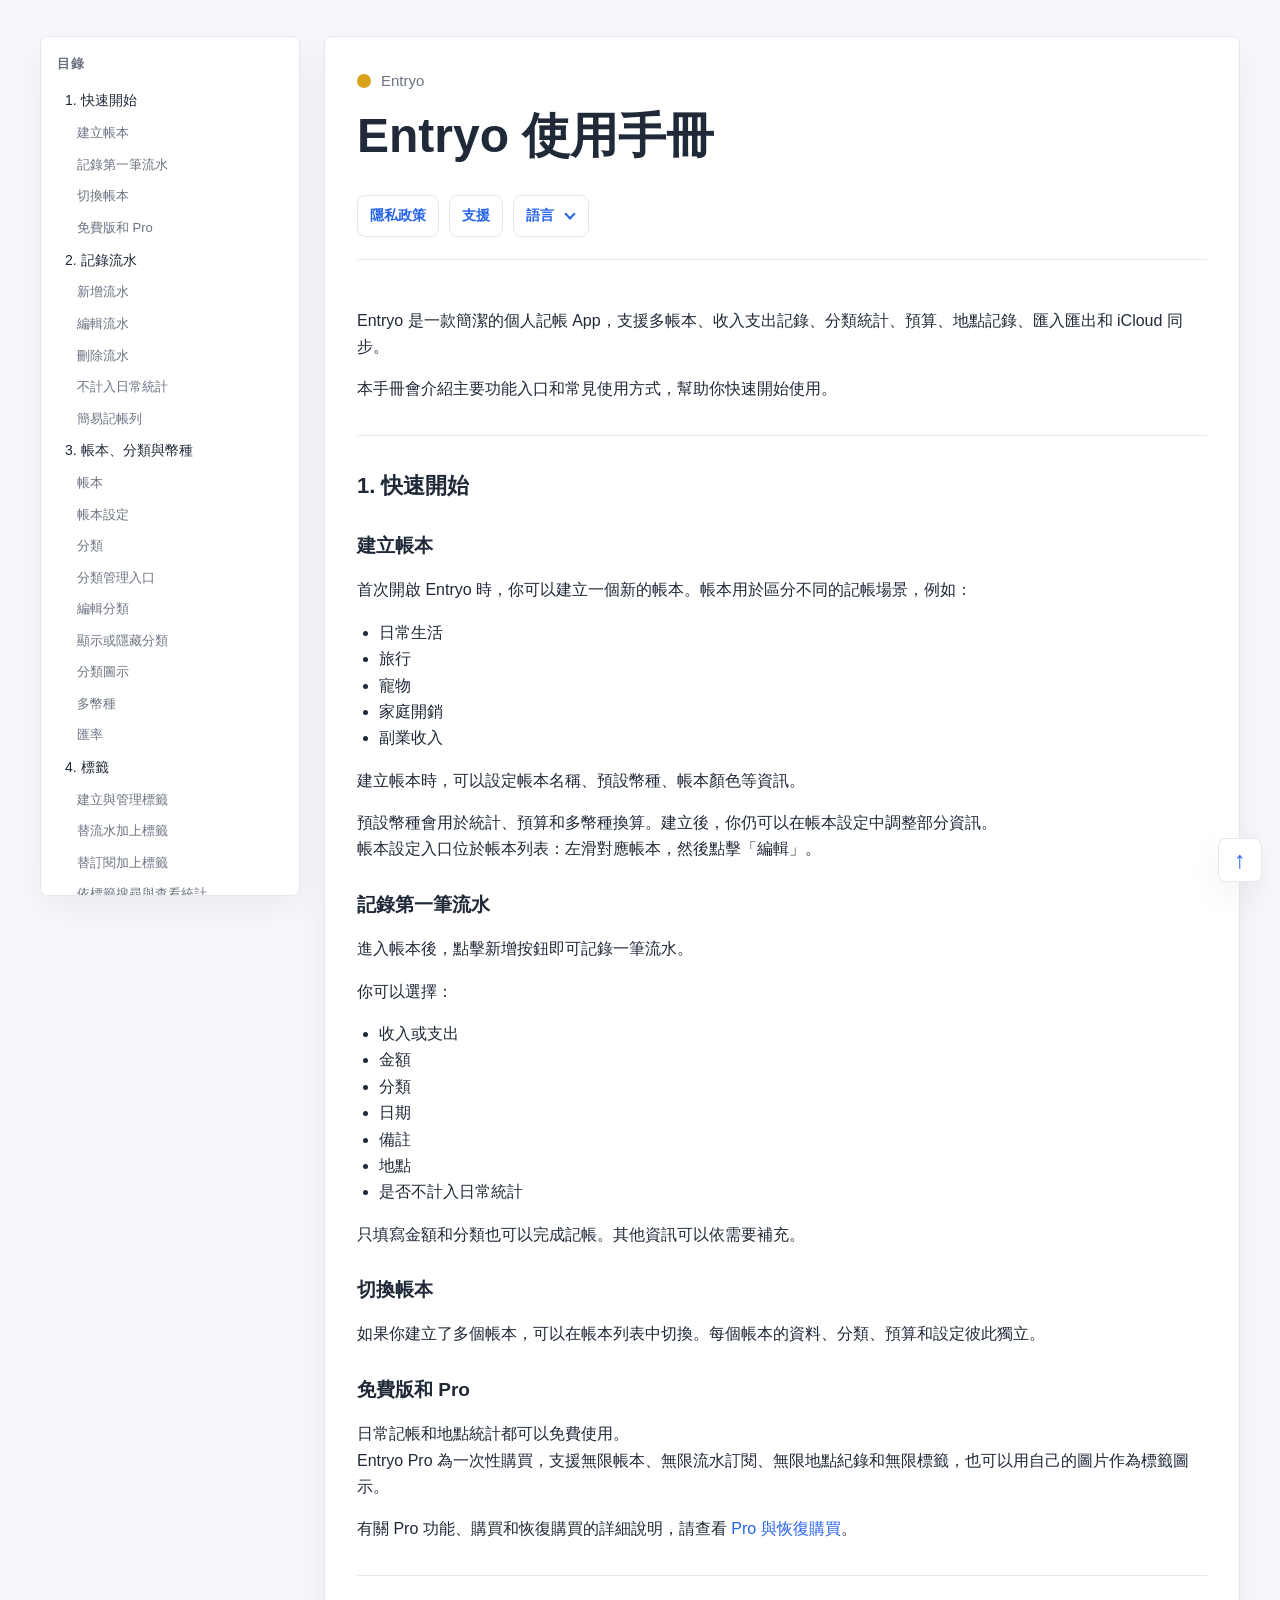
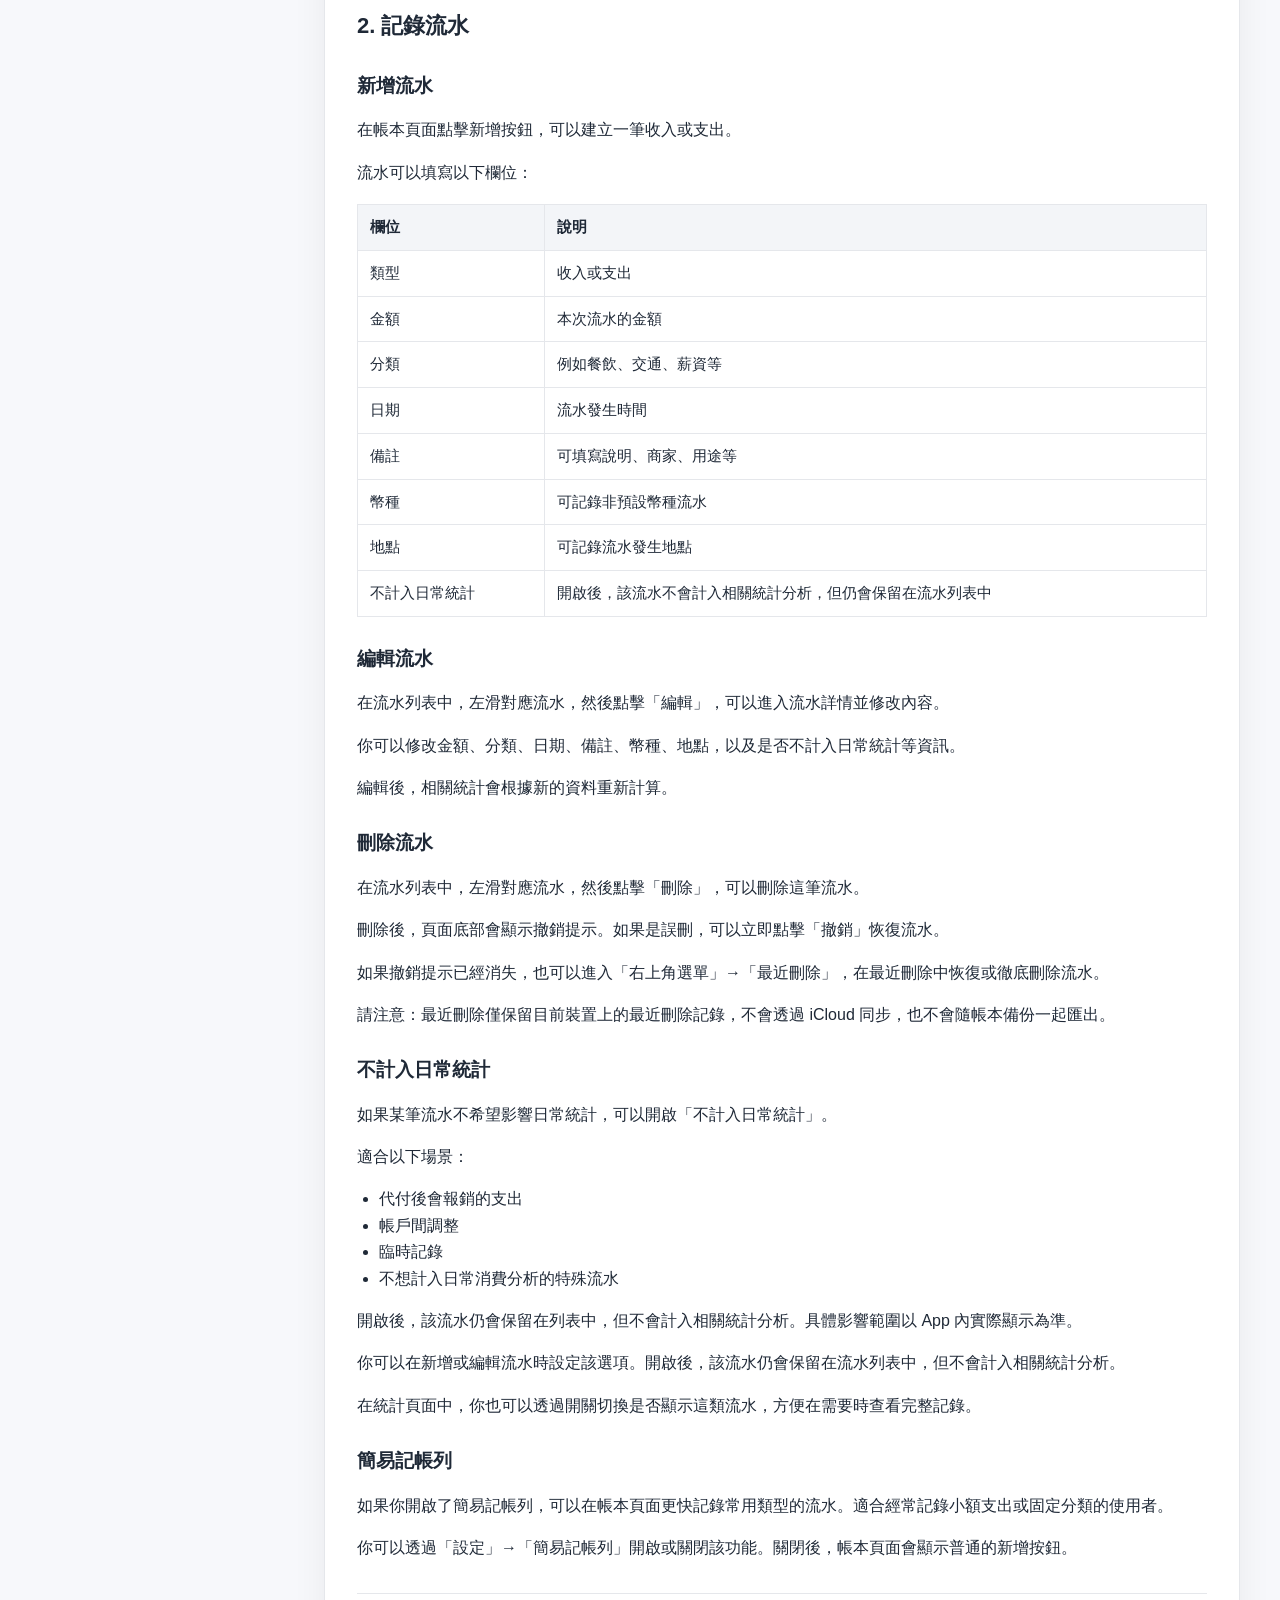
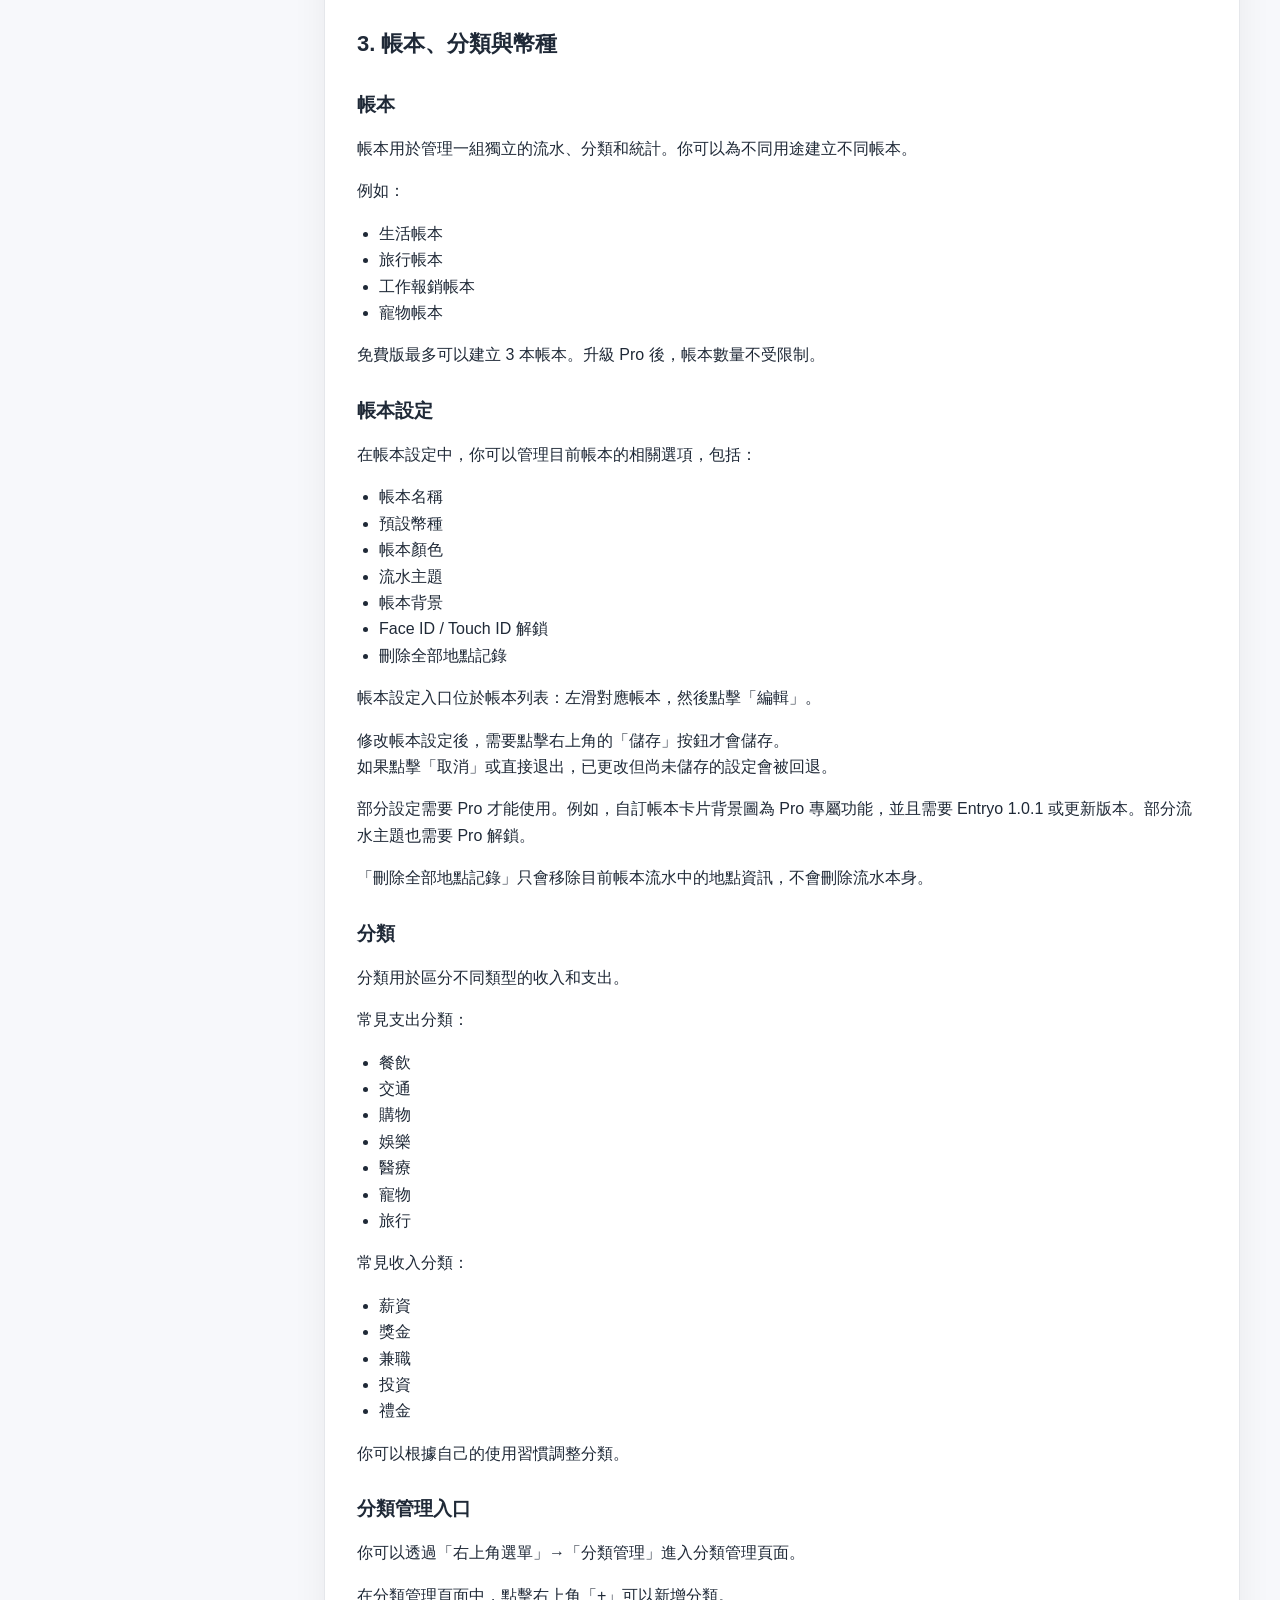
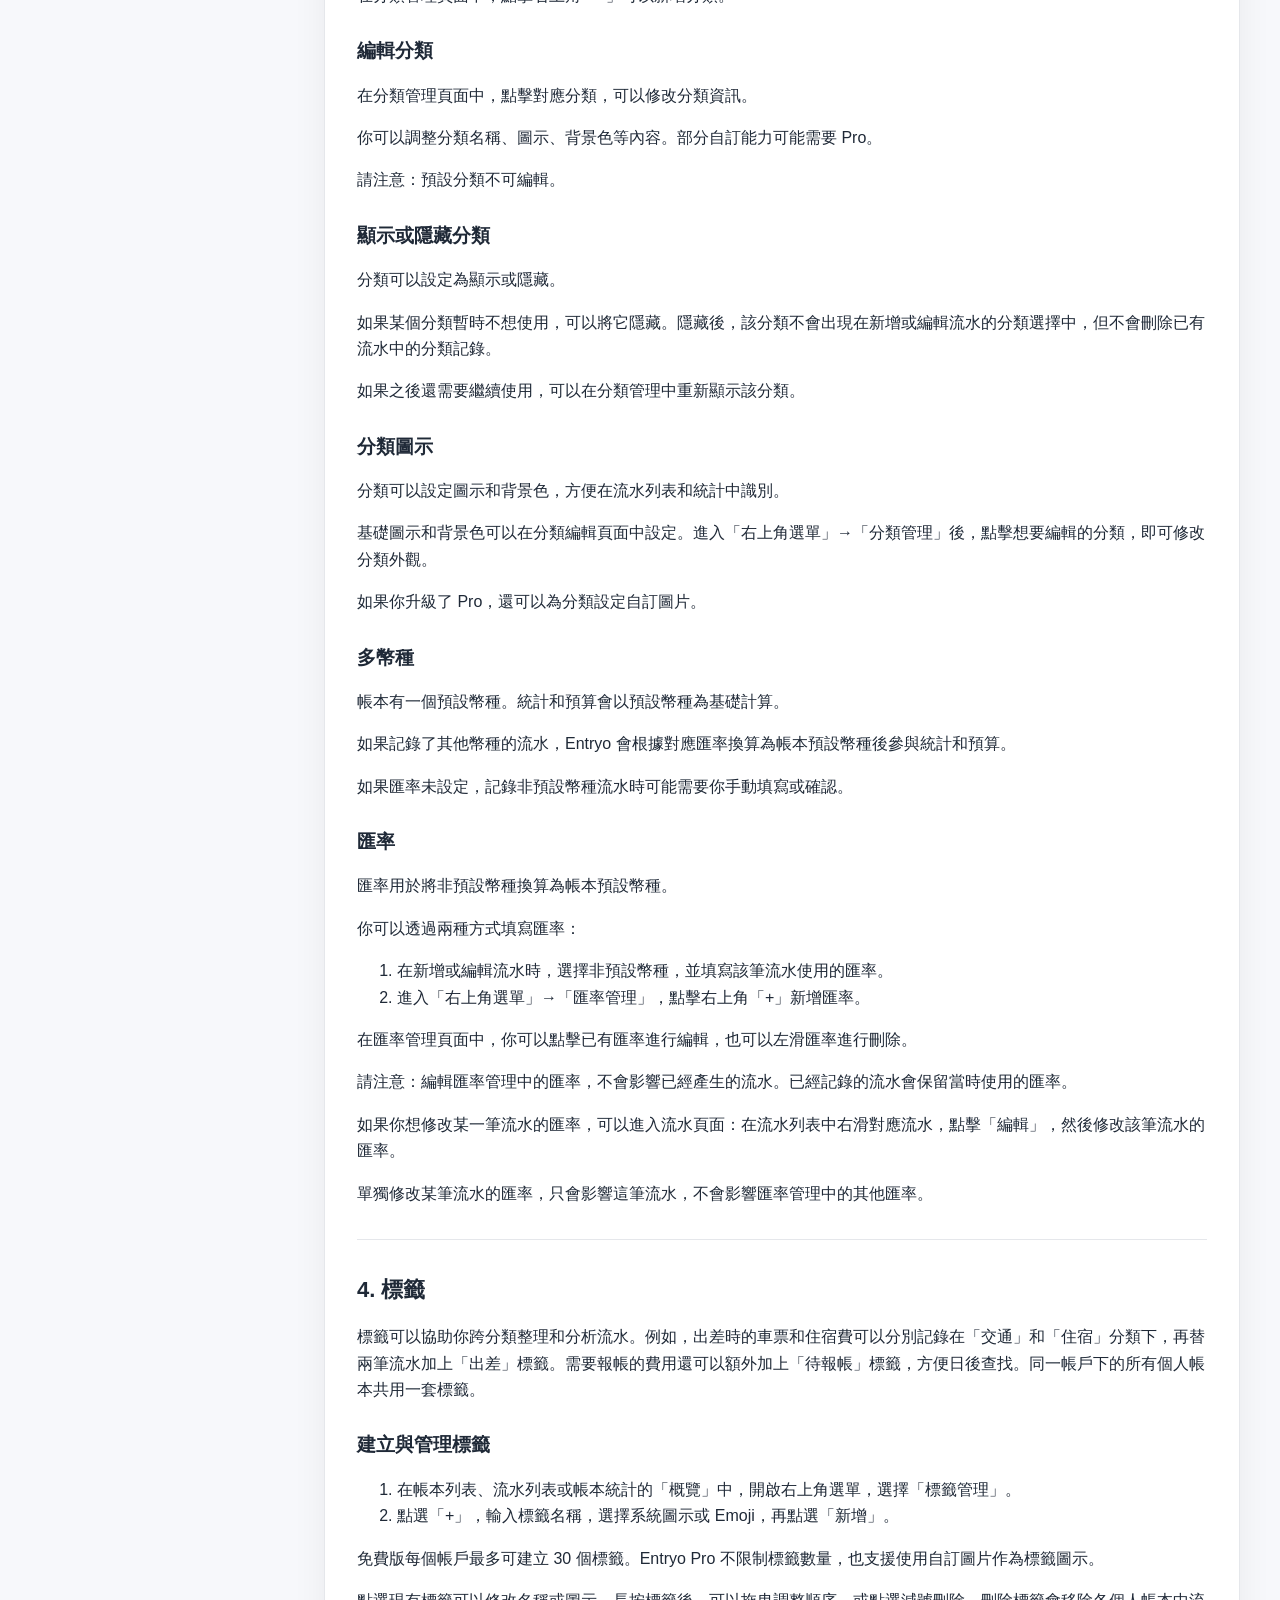
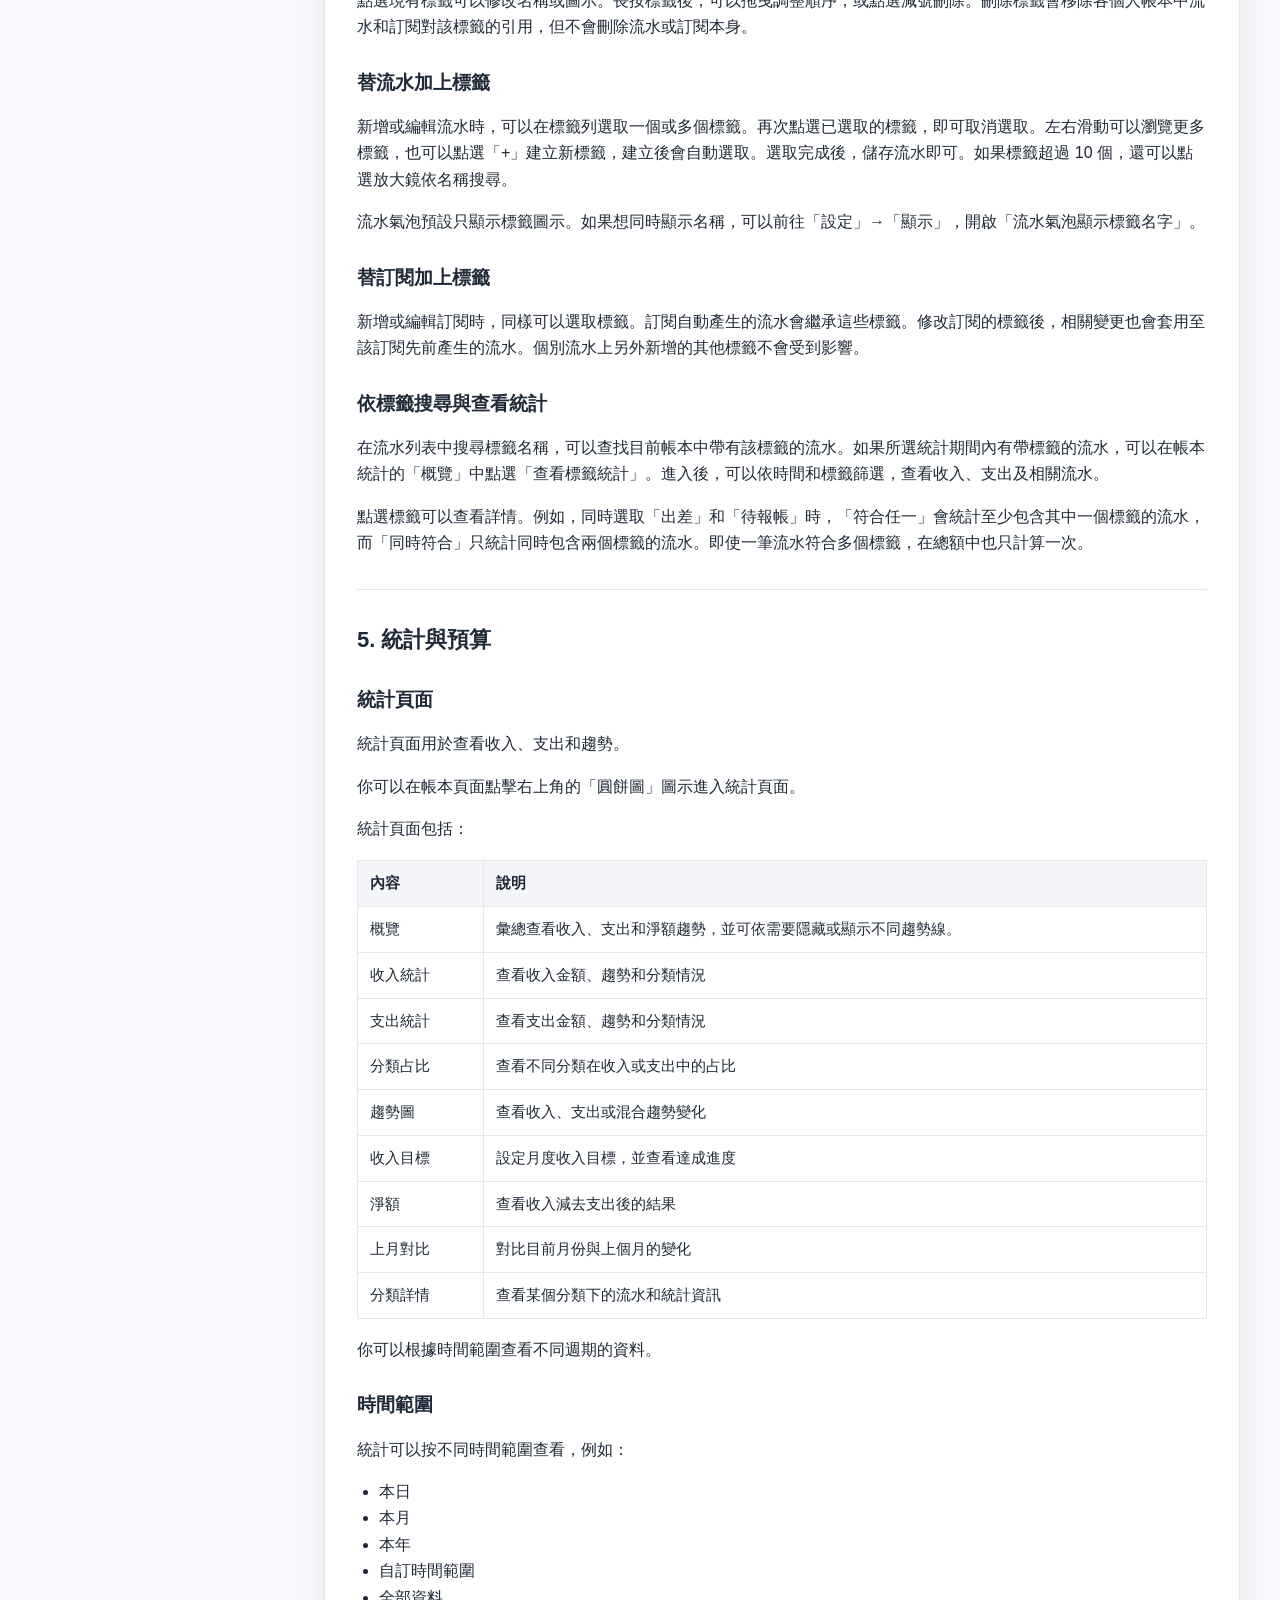
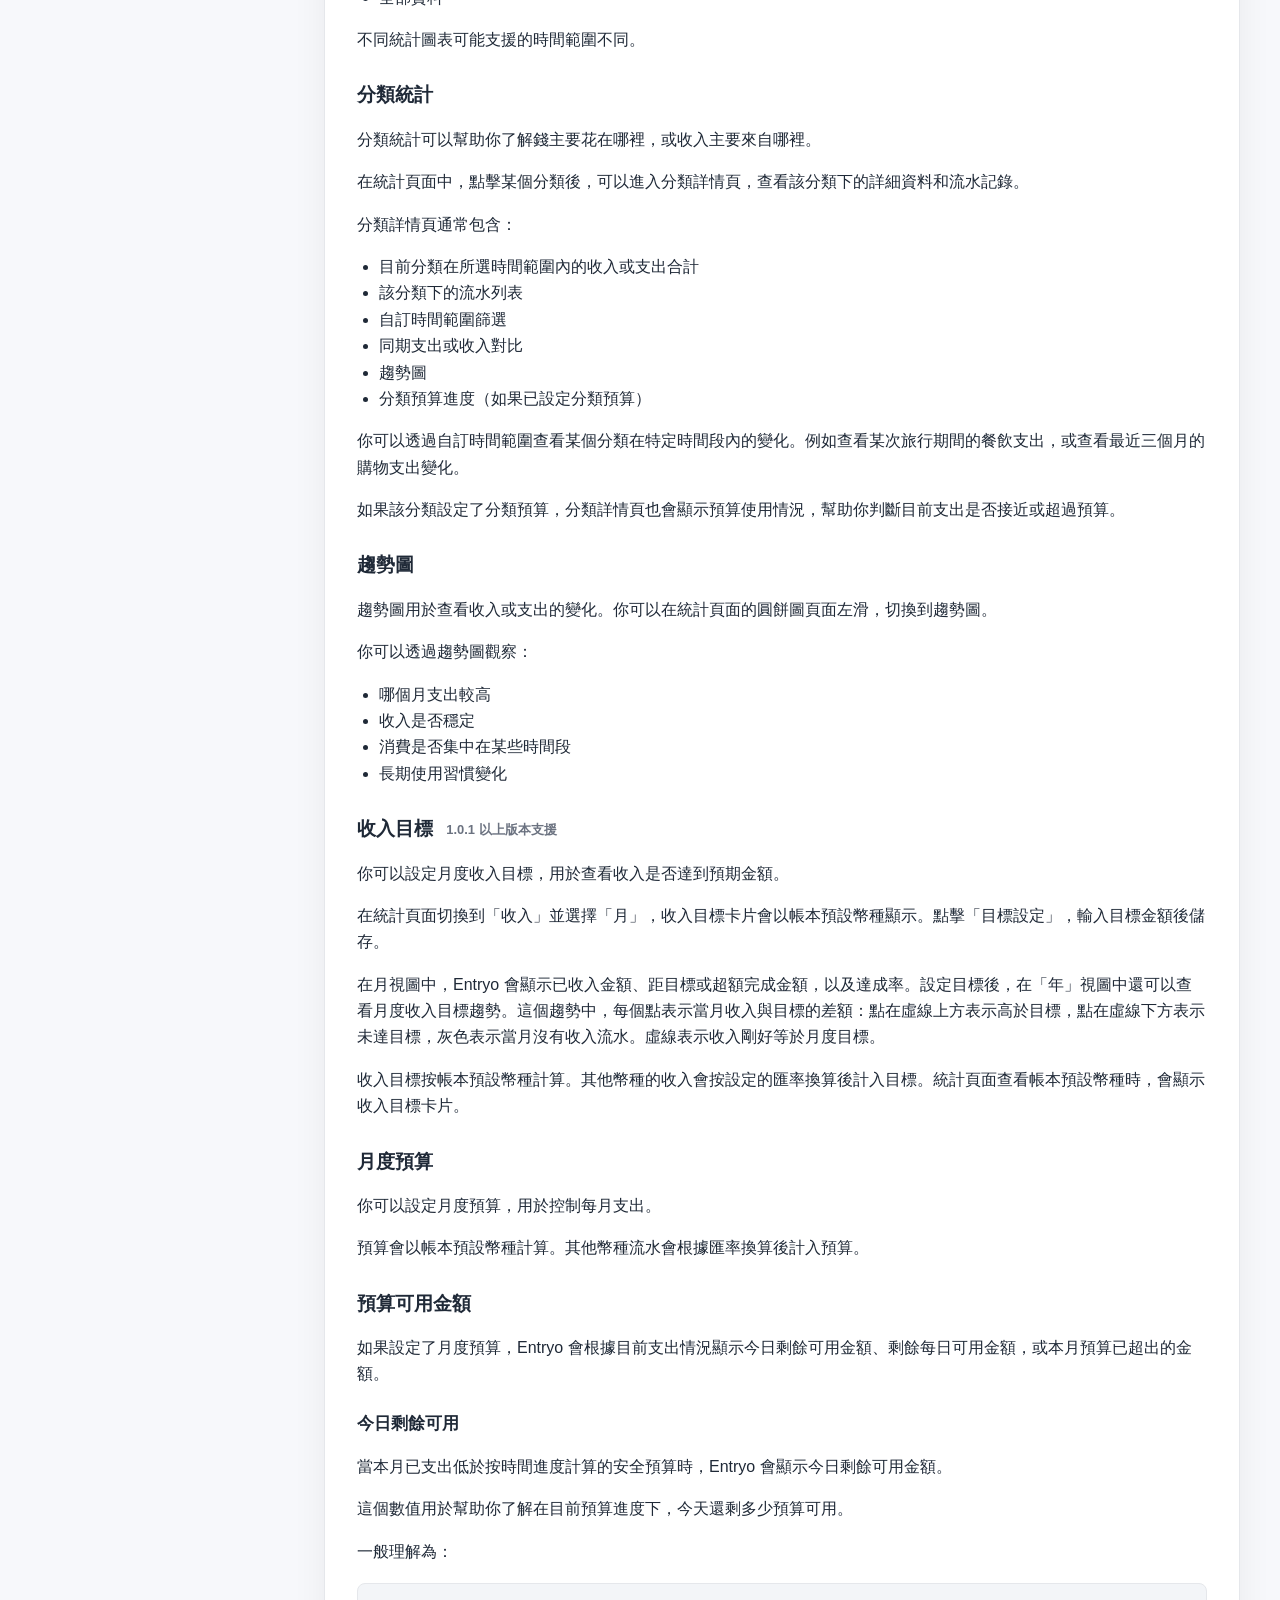
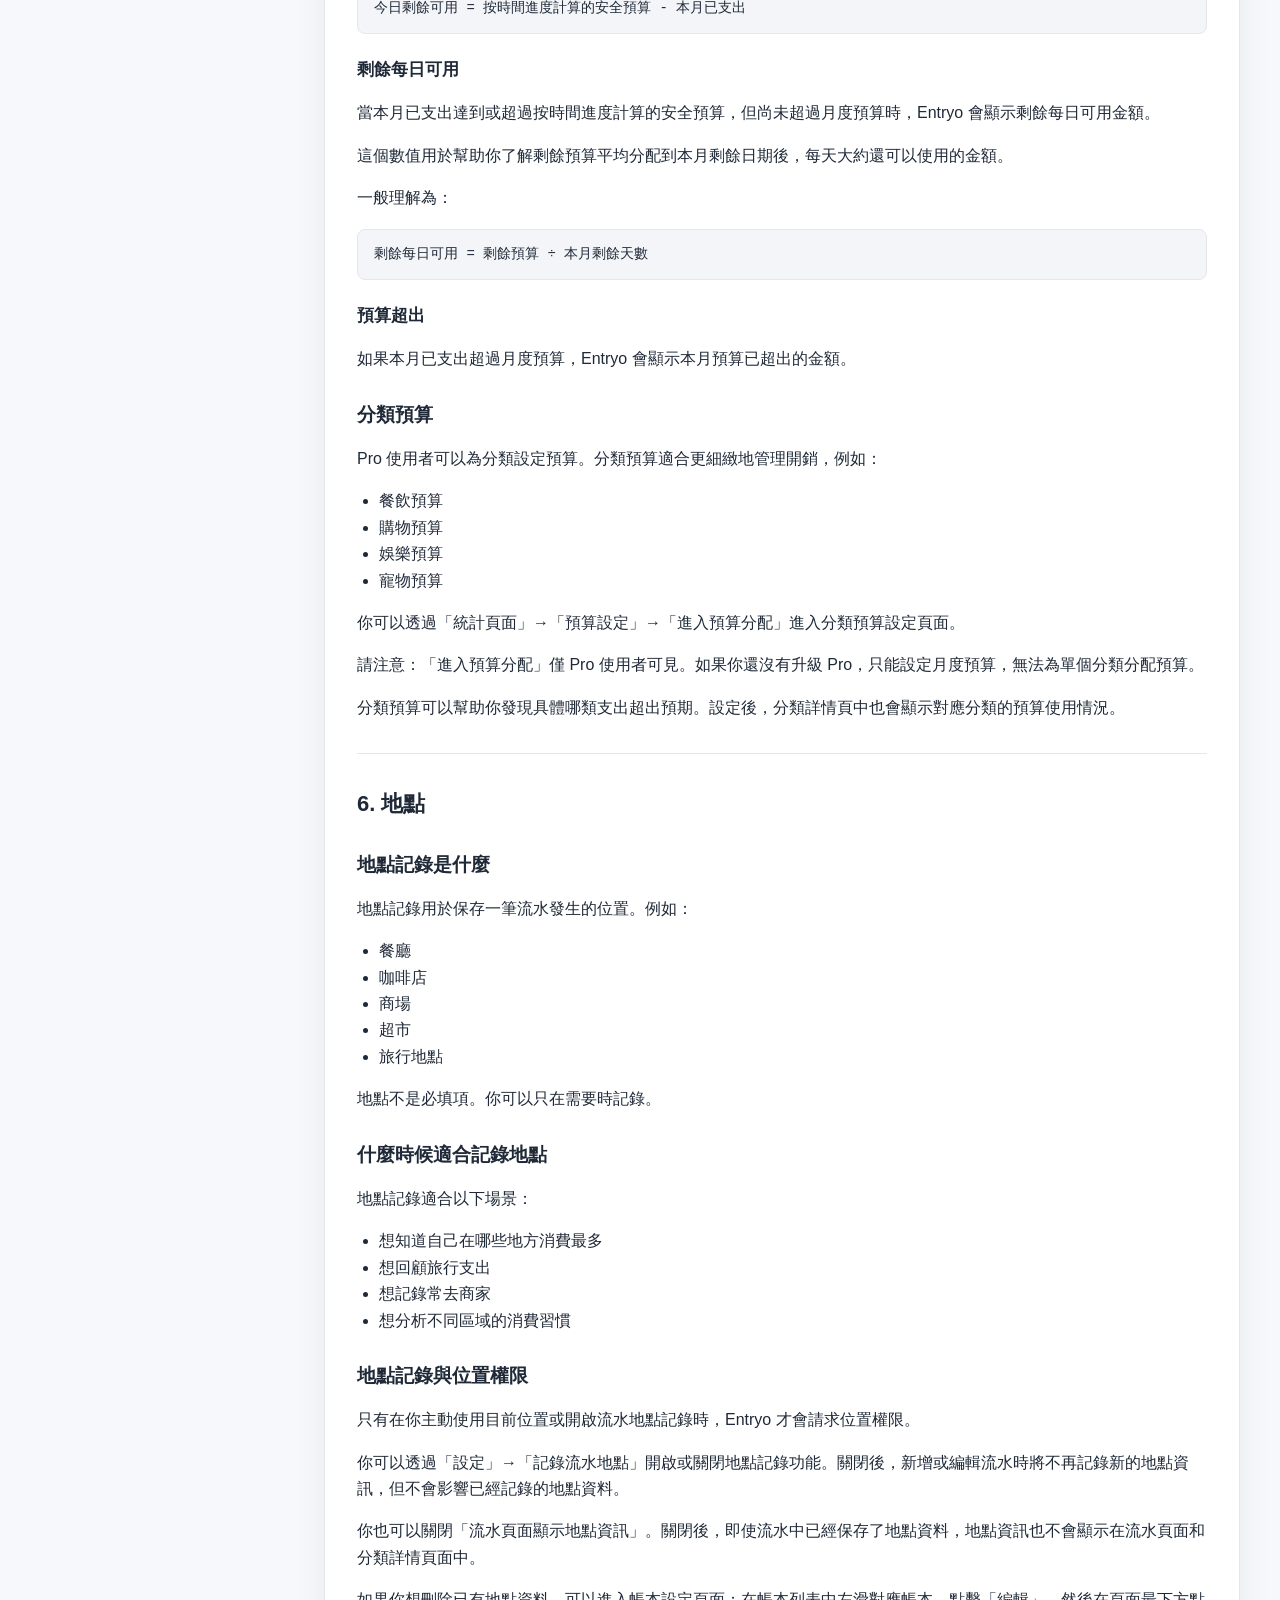
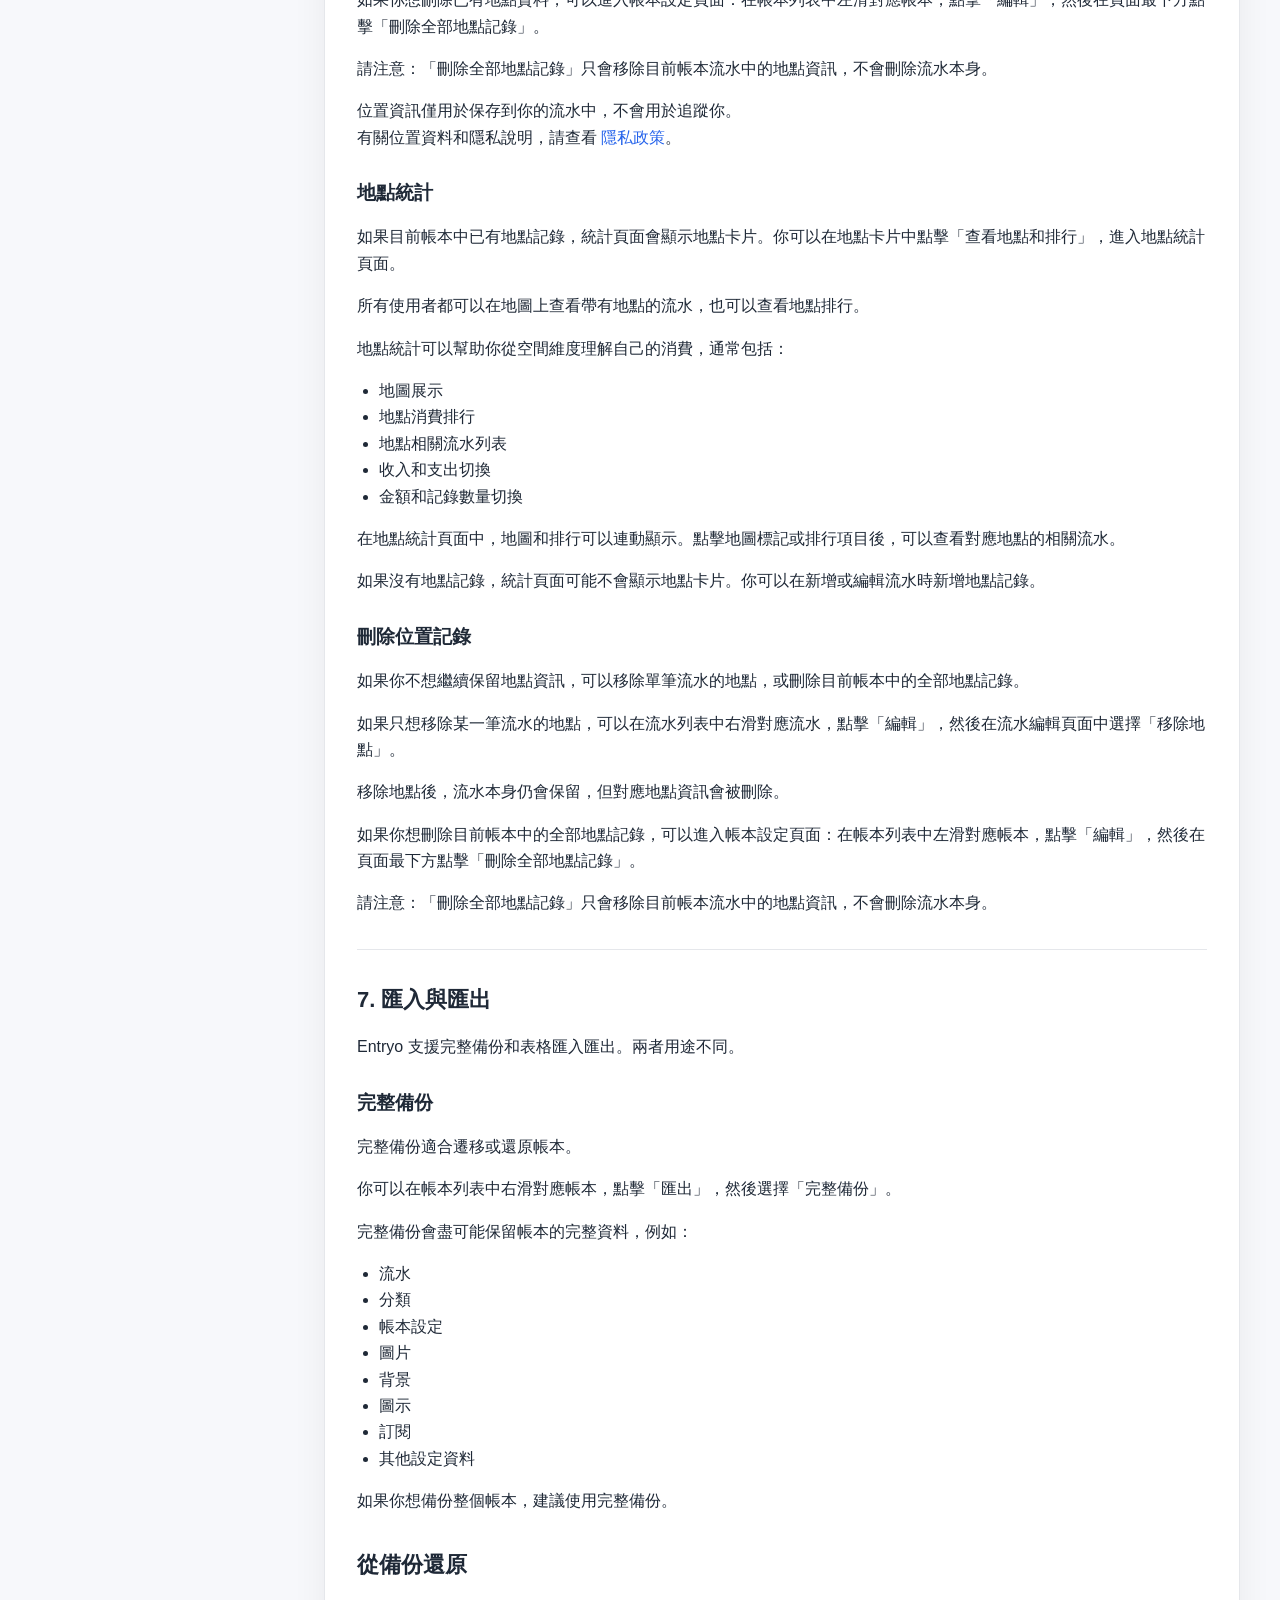
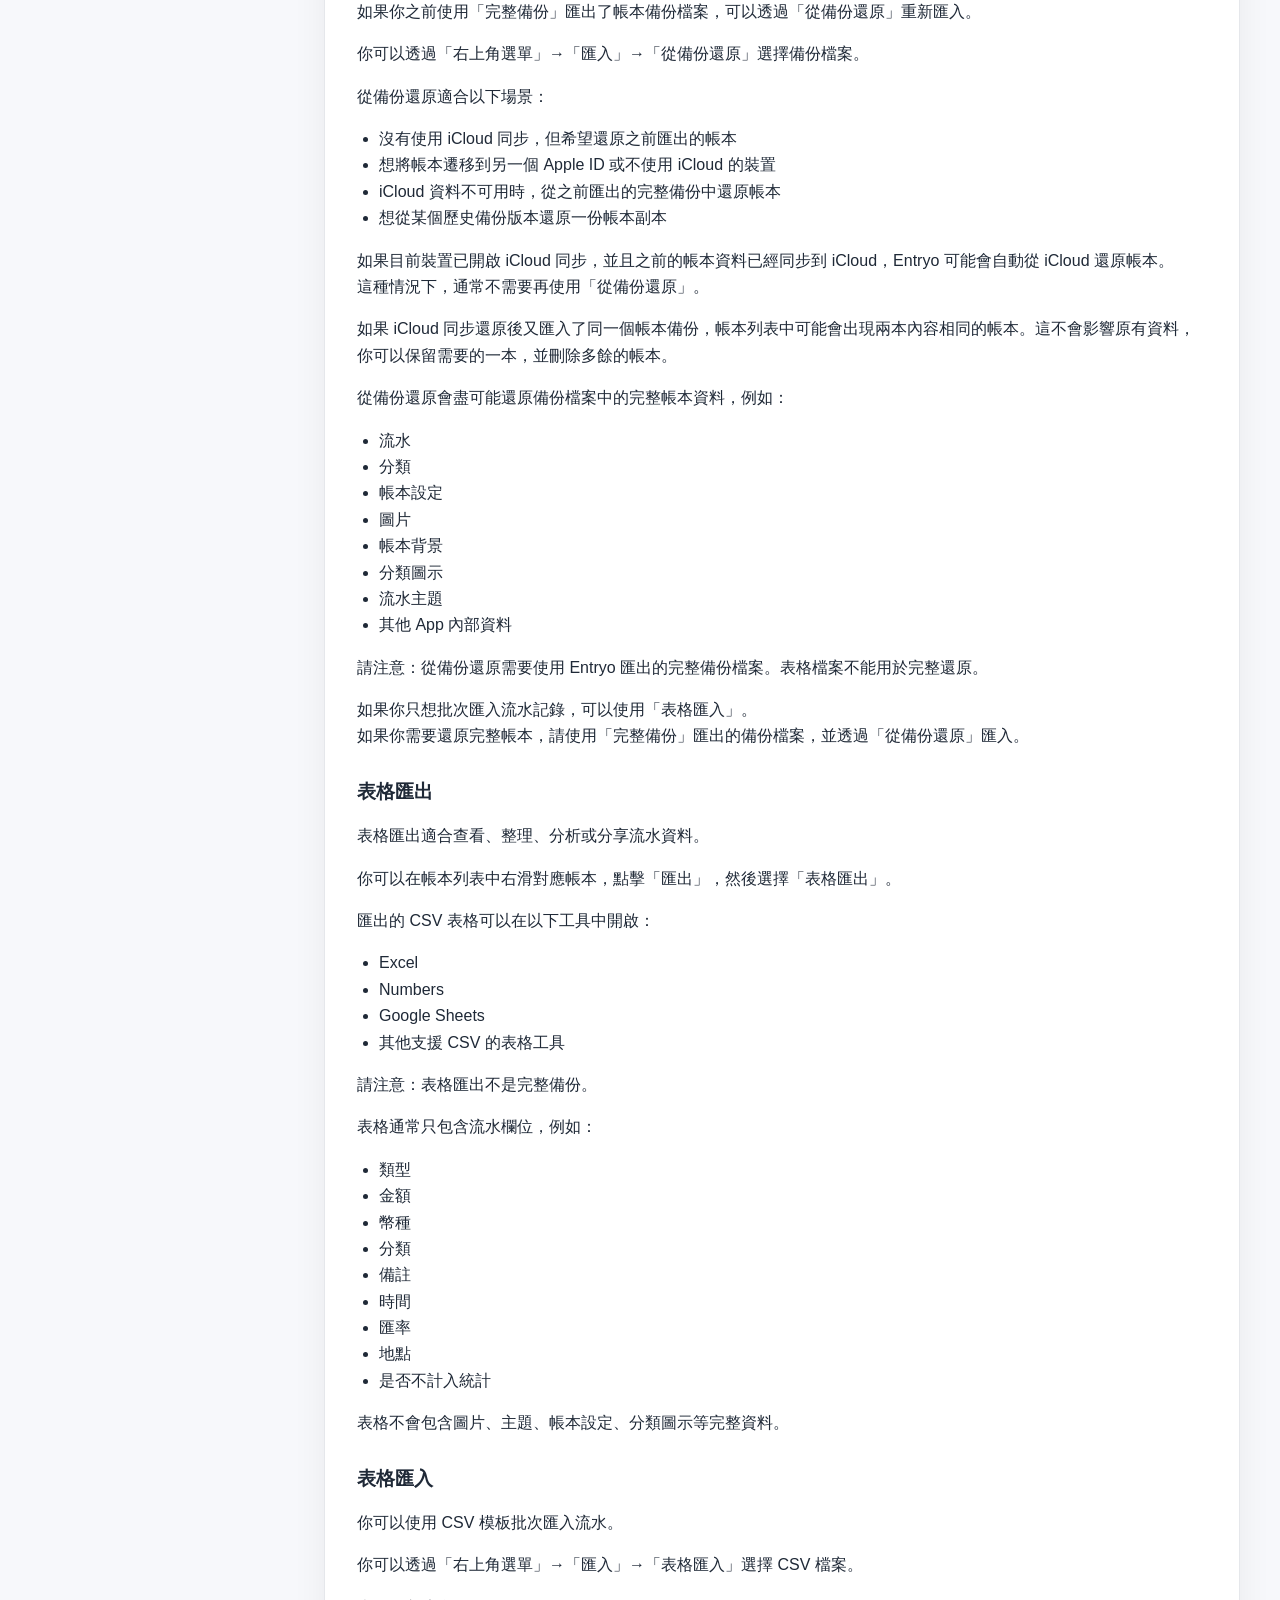
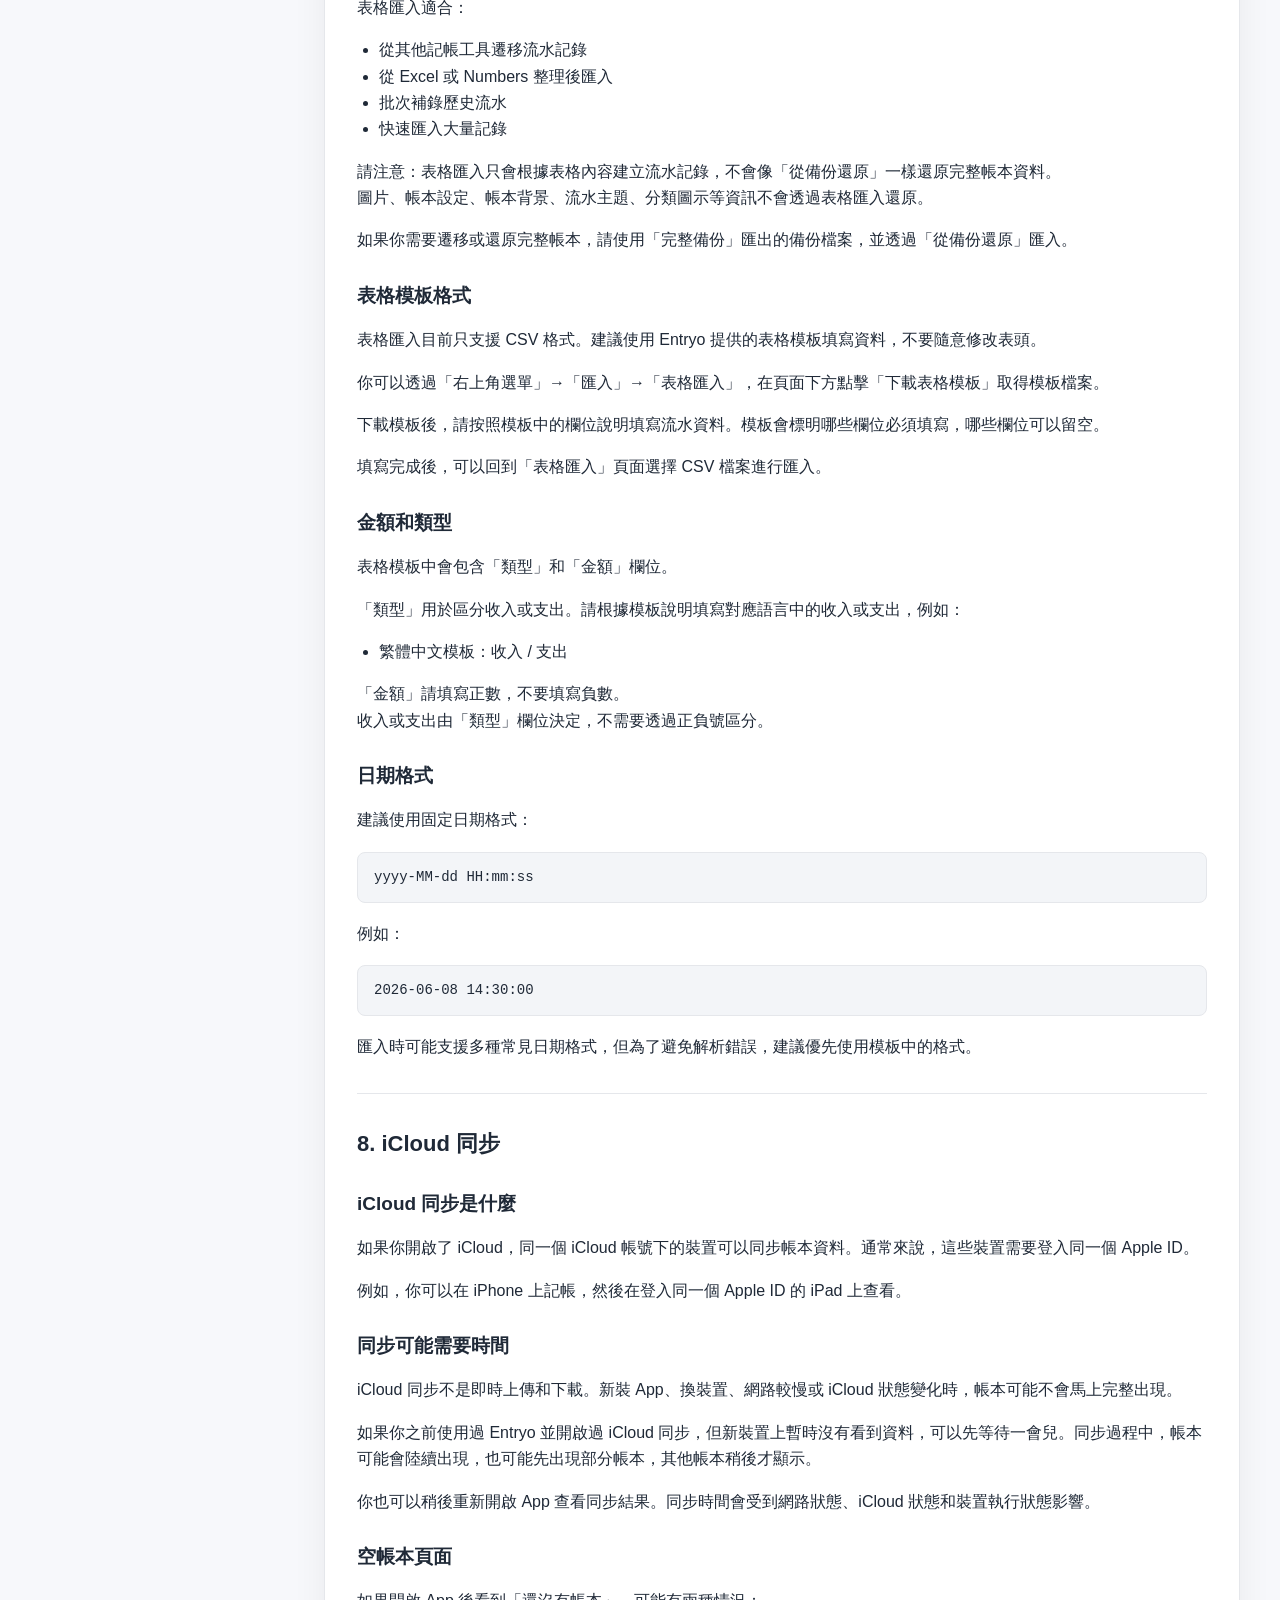
<file: guide/zh-Hant.html>
<!doctype html>
<html lang="zh-Hant">
<head>
  <meta charset="utf-8">
  <meta name="viewport" content="width=device-width, initial-scale=1">
  <title>Entryo 使用手冊</title>
  <meta name="description" content="Entryo 使用手冊">
  <link rel="stylesheet" href="../styles.css">
</head>
<body class="guide-page" id="top">
  <main class="guide-shell">
<aside class="guide-toc" aria-label="目錄">
  <p class="toc-title">目錄</p>
  <ol>
    <li class="toc-level-2"><a href="#1-快速開始">1. 快速開始</a></li>
    <li class="toc-level-3"><a href="#建立帳本">建立帳本</a></li>
    <li class="toc-level-3"><a href="#記錄第一筆流水">記錄第一筆流水</a></li>
    <li class="toc-level-3"><a href="#切換帳本">切換帳本</a></li>
    <li class="toc-level-3"><a href="#免費版和-pro">免費版和 Pro</a></li>
    <li class="toc-level-2"><a href="#2-記錄流水">2. 記錄流水</a></li>
    <li class="toc-level-3"><a href="#新增流水">新增流水</a></li>
    <li class="toc-level-3"><a href="#編輯流水">編輯流水</a></li>
    <li class="toc-level-3"><a href="#刪除流水">刪除流水</a></li>
    <li class="toc-level-3"><a href="#不計入日常統計">不計入日常統計</a></li>
    <li class="toc-level-3"><a href="#簡易記帳列">簡易記帳列</a></li>
    <li class="toc-level-2"><a href="#3-帳本-分類與幣種">3. 帳本、分類與幣種</a></li>
    <li class="toc-level-3"><a href="#帳本">帳本</a></li>
    <li class="toc-level-3"><a href="#帳本設定">帳本設定</a></li>
    <li class="toc-level-3"><a href="#分類">分類</a></li>
    <li class="toc-level-3"><a href="#分類管理入口">分類管理入口</a></li>
    <li class="toc-level-3"><a href="#編輯分類">編輯分類</a></li>
    <li class="toc-level-3"><a href="#顯示或隱藏分類">顯示或隱藏分類</a></li>
    <li class="toc-level-3"><a href="#分類圖示">分類圖示</a></li>
    <li class="toc-level-3"><a href="#多幣種">多幣種</a></li>
    <li class="toc-level-3"><a href="#匯率">匯率</a></li>
    <li class="toc-level-2"><a href="#4-標籤">4. 標籤</a></li>
    <li class="toc-level-3"><a href="#建立與管理標籤">建立與管理標籤</a></li>
    <li class="toc-level-3"><a href="#替流水加上標籤">替流水加上標籤</a></li>
    <li class="toc-level-3"><a href="#替訂閱加上標籤">替訂閱加上標籤</a></li>
    <li class="toc-level-3"><a href="#依標籤搜尋與查看統計">依標籤搜尋與查看統計</a></li>
    <li class="toc-level-2"><a href="#4-統計與預算">5. 統計與預算</a></li>
    <li class="toc-level-3"><a href="#統計頁面">統計頁面</a></li>
    <li class="toc-level-3"><a href="#時間範圍">時間範圍</a></li>
    <li class="toc-level-3"><a href="#分類統計">分類統計</a></li>
    <li class="toc-level-3"><a href="#趨勢圖">趨勢圖</a></li>
    <li class="toc-level-3"><a href="#收入目標">收入目標</a></li>
    <li class="toc-level-3"><a href="#月度預算">月度預算</a></li>
    <li class="toc-level-3"><a href="#今日剩餘可用">今日剩餘可用</a></li>
    <li class="toc-level-3"><a href="#分類預算">分類預算</a></li>
    <li class="toc-level-2"><a href="#6-地點">6. 地點</a></li>
    <li class="toc-level-3"><a href="#地點記錄是什麼">地點記錄是什麼</a></li>
    <li class="toc-level-3"><a href="#什麼時候適合記錄地點">什麼時候適合記錄地點</a></li>
    <li class="toc-level-3"><a href="#地點記錄與位置權限">地點記錄與位置權限</a></li>
    <li class="toc-level-3"><a href="#地點統計">地點統計</a></li>
    <li class="toc-level-3"><a href="#刪除位置記錄">刪除位置記錄</a></li>
    <li class="toc-level-2"><a href="#7-匯入與匯出">7. 匯入與匯出</a></li>
    <li class="toc-level-3"><a href="#完整備份">完整備份</a></li>
    <li class="toc-level-2"><a href="#從備份還原">從備份還原</a></li>
    <li class="toc-level-3"><a href="#表格匯出">表格匯出</a></li>
    <li class="toc-level-3"><a href="#表格匯入">表格匯入</a></li>
    <li class="toc-level-3"><a href="#表格模板格式">表格模板格式</a></li>
    <li class="toc-level-3"><a href="#金額和類型">金額和類型</a></li>
    <li class="toc-level-3"><a href="#日期格式">日期格式</a></li>
    <li class="toc-level-2"><a href="#8-icloud-同步">8. iCloud 同步</a></li>
    <li class="toc-level-3"><a href="#icloud-同步是什麼">iCloud 同步是什麼</a></li>
    <li class="toc-level-3"><a href="#同步可能需要時間">同步可能需要時間</a></li>
    <li class="toc-level-3"><a href="#空帳本頁面">空帳本頁面</a></li>
    <li class="toc-level-3"><a href="#使用-icloud-同步前請確認">使用 iCloud 同步前請確認</a></li>
    <li class="toc-level-3"><a href="#最近刪除不會同步">最近刪除不會同步</a></li>
    <li class="toc-level-3"><a href="#同步長時間沒有更新時">同步長時間沒有更新時</a></li>
    <li class="toc-level-2"><a href="#9-pro-與恢復購買">9. Pro 與恢復購買</a></li>
    <li class="toc-level-3"><a href="#pro-是什麼">Pro 是什麼</a></li>
    <li class="toc-level-3"><a href="#pro-包含什麼">Pro 包含什麼</a></li>
    <li class="toc-level-4"><a href="#無限容量">無限制使用</a></li>
    <li class="toc-level-4"><a href="#個人化外觀">個人化外觀</a></li>
    <li class="toc-level-4"><a href="#深度統計">進階功能</a></li>
    <li class="toc-level-3"><a href="#免費版包含什麼">免費版包含什麼</a></li>
    <li class="toc-level-3"><a href="#購買-pro">購買 Pro</a></li>
    <li class="toc-level-3"><a href="#恢復購買">恢復購買</a></li>
    <li class="toc-level-3"><a href="#購買失敗">購買失敗</a></li>
    <li class="toc-level-2"><a href="#url-scheme-與捷徑">10. URL Scheme 與捷徑</a></li>
    <li class="toc-level-2"><a href="#11-常見問題">11. 常見問題</a></li>
    <li class="toc-level-3"><a href="#q1-為什麼新裝-app-後沒有看到以前的帳本">Q1：為什麼新裝 App 後沒有看到以前的帳本？</a></li>
    <li class="toc-level-3"><a href="#q2-表格匯出可以當作完整備份嗎">Q2：表格匯出可以當作完整備份嗎？</a></li>
    <li class="toc-level-3"><a href="#q3-表格匯出的檔案可以重新匯入嗎">Q3：表格匯出的檔案可以重新匯入嗎？</a></li>
    <li class="toc-level-3"><a href="#q4-為什麼統計金額和我輸入的金額不同">Q4：為什麼統計金額和我輸入的金額不同？</a></li>
    <li class="toc-level-3"><a href="#q5-為什麼預算金額和支出金額對不上">Q5：為什麼預算金額和支出金額對不上？</a></li>
    <li class="toc-level-3"><a href="#q6-刪除流水後還能恢復嗎">Q6：刪除流水後還能恢復嗎？</a></li>
    <li class="toc-level-3"><a href="#q7-最近刪除會同步到其他裝置嗎">Q7：最近刪除會同步到其他裝置嗎？</a></li>
    <li class="toc-level-3"><a href="#q8-entryo-會上傳我的記帳資料嗎">Q8：Entryo 會上傳我的記帳資料嗎？</a></li>
    <li class="toc-level-3"><a href="#q9-為什麼地點功能需要位置權限">Q9：為什麼地點功能需要位置權限？</a></li>
    <li class="toc-level-3"><a href="#q10-pro-是訂閱嗎">Q10：Pro 是訂閱嗎？</a></li>
    <li class="toc-level-3"><a href="#q11-換裝置後需要重新購買-pro-嗎">Q11：換裝置後需要重新購買 Pro 嗎？</a></li>
    <li class="toc-level-3"><a href="#q12-為什麼有些功能入口找不到">Q12：為什麼有些功能入口找不到？</a></li>
    <li class="toc-level-3"><a href="#q13-什麼時候應該使用-不計入日常統計">Q13：什麼時候應該使用「不計入日常統計」？</a></li>
    <li class="toc-level-3"><a href="#q14-如何聯絡支援">Q14：如何聯絡支援？</a></li>

    <li class="toc-level-2"><a href="#版本說明">版本說明</a></li>
  </ol>
</aside>
    <article class="guide-content">
      <header class="guide-header">
        <div class="brand"><span class="logo-dot"></span><a href="../">Entryo</a></div>
        <div class="guide-title-row">
          <h1>Entryo 使用手冊</h1>
          <details class="mobile-toc">
            <summary class="mobile-toc-toggle">目錄</summary>
            <div class="mobile-toc-panel">
            <p class="toc-title">目錄</p>
            <ol>
              <li class="toc-level-2"><a href="#1-快速開始">1. 快速開始</a></li>
              <li class="toc-level-3"><a href="#建立帳本">建立帳本</a></li>
              <li class="toc-level-3"><a href="#記錄第一筆流水">記錄第一筆流水</a></li>
              <li class="toc-level-3"><a href="#切換帳本">切換帳本</a></li>
              <li class="toc-level-3"><a href="#免費版和-pro">免費版和 Pro</a></li>
              <li class="toc-level-2"><a href="#2-記錄流水">2. 記錄流水</a></li>
              <li class="toc-level-3"><a href="#新增流水">新增流水</a></li>
              <li class="toc-level-3"><a href="#編輯流水">編輯流水</a></li>
              <li class="toc-level-3"><a href="#刪除流水">刪除流水</a></li>
              <li class="toc-level-3"><a href="#不計入日常統計">不計入日常統計</a></li>
              <li class="toc-level-3"><a href="#簡易記帳列">簡易記帳列</a></li>
              <li class="toc-level-2"><a href="#3-帳本-分類與幣種">3. 帳本、分類與幣種</a></li>
              <li class="toc-level-3"><a href="#帳本">帳本</a></li>
              <li class="toc-level-3"><a href="#帳本設定">帳本設定</a></li>
              <li class="toc-level-3"><a href="#分類">分類</a></li>
              <li class="toc-level-3"><a href="#分類管理入口">分類管理入口</a></li>
              <li class="toc-level-3"><a href="#編輯分類">編輯分類</a></li>
              <li class="toc-level-3"><a href="#顯示或隱藏分類">顯示或隱藏分類</a></li>
              <li class="toc-level-3"><a href="#分類圖示">分類圖示</a></li>
              <li class="toc-level-3"><a href="#多幣種">多幣種</a></li>
              <li class="toc-level-3"><a href="#匯率">匯率</a></li>
              <li class="toc-level-2"><a href="#4-標籤">4. 標籤</a></li>
              <li class="toc-level-3"><a href="#建立與管理標籤">建立與管理標籤</a></li>
              <li class="toc-level-3"><a href="#替流水加上標籤">替流水加上標籤</a></li>
              <li class="toc-level-3"><a href="#替訂閱加上標籤">替訂閱加上標籤</a></li>
              <li class="toc-level-3"><a href="#依標籤搜尋與查看統計">依標籤搜尋與查看統計</a></li>
              <li class="toc-level-2"><a href="#4-統計與預算">5. 統計與預算</a></li>
              <li class="toc-level-3"><a href="#統計頁面">統計頁面</a></li>
              <li class="toc-level-3"><a href="#時間範圍">時間範圍</a></li>
              <li class="toc-level-3"><a href="#分類統計">分類統計</a></li>
              <li class="toc-level-3"><a href="#趨勢圖">趨勢圖</a></li>
              <li class="toc-level-3"><a href="#收入目標">收入目標</a></li>
              <li class="toc-level-3"><a href="#月度預算">月度預算</a></li>
              <li class="toc-level-3"><a href="#今日剩餘可用">今日剩餘可用</a></li>
              <li class="toc-level-3"><a href="#分類預算">分類預算</a></li>
              <li class="toc-level-2"><a href="#6-地點">6. 地點</a></li>
              <li class="toc-level-3"><a href="#地點記錄是什麼">地點記錄是什麼</a></li>
              <li class="toc-level-3"><a href="#什麼時候適合記錄地點">什麼時候適合記錄地點</a></li>
              <li class="toc-level-3"><a href="#地點記錄與位置權限">地點記錄與位置權限</a></li>
              <li class="toc-level-3"><a href="#地點統計">地點統計</a></li>
              <li class="toc-level-3"><a href="#刪除位置記錄">刪除位置記錄</a></li>
              <li class="toc-level-2"><a href="#7-匯入與匯出">7. 匯入與匯出</a></li>
              <li class="toc-level-3"><a href="#完整備份">完整備份</a></li>
              <li class="toc-level-2"><a href="#從備份還原">從備份還原</a></li>
              <li class="toc-level-3"><a href="#表格匯出">表格匯出</a></li>
              <li class="toc-level-3"><a href="#表格匯入">表格匯入</a></li>
              <li class="toc-level-3"><a href="#表格模板格式">表格模板格式</a></li>
              <li class="toc-level-3"><a href="#金額和類型">金額和類型</a></li>
              <li class="toc-level-3"><a href="#日期格式">日期格式</a></li>
              <li class="toc-level-2"><a href="#8-icloud-同步">8. iCloud 同步</a></li>
              <li class="toc-level-3"><a href="#icloud-同步是什麼">iCloud 同步是什麼</a></li>
              <li class="toc-level-3"><a href="#同步可能需要時間">同步可能需要時間</a></li>
              <li class="toc-level-3"><a href="#空帳本頁面">空帳本頁面</a></li>
              <li class="toc-level-3"><a href="#使用-icloud-同步前請確認">使用 iCloud 同步前請確認</a></li>
              <li class="toc-level-3"><a href="#最近刪除不會同步">最近刪除不會同步</a></li>
              <li class="toc-level-3"><a href="#同步長時間沒有更新時">同步長時間沒有更新時</a></li>
              <li class="toc-level-2"><a href="#9-pro-與恢復購買">9. Pro 與恢復購買</a></li>
              <li class="toc-level-3"><a href="#pro-是什麼">Pro 是什麼</a></li>
              <li class="toc-level-3"><a href="#pro-包含什麼">Pro 包含什麼</a></li>
              <li class="toc-level-4"><a href="#無限容量">無限制使用</a></li>
              <li class="toc-level-4"><a href="#個人化外觀">個人化外觀</a></li>
              <li class="toc-level-4"><a href="#深度統計">進階功能</a></li>
              <li class="toc-level-3"><a href="#免費版包含什麼">免費版包含什麼</a></li>
              <li class="toc-level-3"><a href="#購買-pro">購買 Pro</a></li>
              <li class="toc-level-3"><a href="#恢復購買">恢復購買</a></li>
              <li class="toc-level-3"><a href="#購買失敗">購買失敗</a></li>
              <li class="toc-level-2"><a href="#url-scheme-與捷徑">10. URL Scheme 與捷徑</a></li>
              <li class="toc-level-2"><a href="#11-常見問題">11. 常見問題</a></li>
              <li class="toc-level-3"><a href="#q1-為什麼新裝-app-後沒有看到以前的帳本">Q1：為什麼新裝 App 後沒有看到以前的帳本？</a></li>
              <li class="toc-level-3"><a href="#q2-表格匯出可以當作完整備份嗎">Q2：表格匯出可以當作完整備份嗎？</a></li>
              <li class="toc-level-3"><a href="#q3-表格匯出的檔案可以重新匯入嗎">Q3：表格匯出的檔案可以重新匯入嗎？</a></li>
              <li class="toc-level-3"><a href="#q4-為什麼統計金額和我輸入的金額不同">Q4：為什麼統計金額和我輸入的金額不同？</a></li>
              <li class="toc-level-3"><a href="#q5-為什麼預算金額和支出金額對不上">Q5：為什麼預算金額和支出金額對不上？</a></li>
              <li class="toc-level-3"><a href="#q6-刪除流水後還能恢復嗎">Q6：刪除流水後還能恢復嗎？</a></li>
              <li class="toc-level-3"><a href="#q7-最近刪除會同步到其他裝置嗎">Q7：最近刪除會同步到其他裝置嗎？</a></li>
              <li class="toc-level-3"><a href="#q8-entryo-會上傳我的記帳資料嗎">Q8：Entryo 會上傳我的記帳資料嗎？</a></li>
              <li class="toc-level-3"><a href="#q9-為什麼地點功能需要位置權限">Q9：為什麼地點功能需要位置權限？</a></li>
              <li class="toc-level-3"><a href="#q10-pro-是訂閱嗎">Q10：Pro 是訂閱嗎？</a></li>
              <li class="toc-level-3"><a href="#q11-換裝置後需要重新購買-pro-嗎">Q11：換裝置後需要重新購買 Pro 嗎？</a></li>
              <li class="toc-level-3"><a href="#q12-為什麼有些功能入口找不到">Q12：為什麼有些功能入口找不到？</a></li>
              <li class="toc-level-3"><a href="#q13-什麼時候應該使用-不計入日常統計">Q13：什麼時候應該使用「不計入日常統計」？</a></li>
              <li class="toc-level-3"><a href="#q14-如何聯絡支援">Q14：如何聯絡支援？</a></li>
              <li class="toc-level-2"><a href="#版本說明">版本說明</a></li>
            </ol>
            </div>
          </details>
        </div>
        <nav class="page-actions" aria-label="頁面導覽">
          <a class="button-link" href="../privacy/zh-Hant.html">隱私政策</a>
          <a class="button-link" href="../support/zh-Hant.html">支援</a>
          <details class="language-menu">
            <summary class="language-toggle">語言</summary>
            <ul class="language-options">
      <li><a href="./">English</a></li>
      <li><a href="./zh-Hans.html">简体中文</a></li>
      <li><a href="./zh-Hant.html" aria-current="page">繁體中文</a></li>
      <li><a href="./ja.html">日本語</a></li>
            </ul>
          </details>
        </nav>
      </header>
      <div class="guide-body">
<p>Entryo 是一款簡潔的個人記帳 App，支援多帳本、收入支出記錄、分類統計、預算、地點記錄、匯入匯出和 iCloud 同步。</p>
<p>本手冊會介紹主要功能入口和常見使用方式，幫助你快速開始使用。</p>
<hr>
<h2 id="1-快速開始">1. 快速開始</h2>
<h3 id="建立帳本">建立帳本</h3>
<p>首次開啟 Entryo 時，你可以建立一個新的帳本。帳本用於區分不同的記帳場景，例如：</p>
<ul>
<li>日常生活</li>
<li>旅行</li>
<li>寵物</li>
<li>家庭開銷</li>
<li>副業收入</li>
</ul>
<p>建立帳本時，可以設定帳本名稱、預設幣種、帳本顏色等資訊。</p>
<p>預設幣種會用於統計、預算和多幣種換算。建立後，你仍可以在帳本設定中調整部分資訊。<br>帳本設定入口位於帳本列表：左滑對應帳本，然後點擊「編輯」。</p>
<h3 id="記錄第一筆流水">記錄第一筆流水</h3>
<p>進入帳本後，點擊新增按鈕即可記錄一筆流水。</p>
<p>你可以選擇：</p>
<ul>
<li>收入或支出</li>
<li>金額</li>
<li>分類</li>
<li>日期</li>
<li>備註</li>
<li>地點</li>
<li>是否不計入日常統計</li>
</ul>
<p>只填寫金額和分類也可以完成記帳。其他資訊可以依需要補充。</p>
<h3 id="切換帳本">切換帳本</h3>
<p>如果你建立了多個帳本，可以在帳本列表中切換。每個帳本的資料、分類、預算和設定彼此獨立。</p>
<h3 id="免費版和-pro">免費版和 Pro</h3>
<p>日常記帳和地點統計都可以免費使用。<br>Entryo Pro 為一次性購買，支援無限帳本、無限流水訂閱、無限地點紀錄和無限標籤，也可以用自己的圖片作為標籤圖示。</p>
<p>有關 Pro 功能、購買和恢復購買的詳細說明，請查看 <a href="#9-pro-與恢復購買">Pro 與恢復購買</a>。</p>
<hr>
<h2 id="2-記錄流水">2. 記錄流水</h2>
<h3 id="新增流水">新增流水</h3>
<p>在帳本頁面點擊新增按鈕，可以建立一筆收入或支出。</p>
<p>流水可以填寫以下欄位：</p>
<div class="table-wrap"><table><thead><tr><th>欄位</th><th>說明</th></tr></thead><tbody>
<tr><td>類型</td><td>收入或支出</td></tr>
<tr><td>金額</td><td>本次流水的金額</td></tr>
<tr><td>分類</td><td>例如餐飲、交通、薪資等</td></tr>
<tr><td>日期</td><td>流水發生時間</td></tr>
<tr><td>備註</td><td>可填寫說明、商家、用途等</td></tr>
<tr><td>幣種</td><td>可記錄非預設幣種流水</td></tr>
<tr><td>地點</td><td>可記錄流水發生地點</td></tr>
<tr><td>不計入日常統計</td><td>開啟後，該流水不會計入相關統計分析，但仍會保留在流水列表中</td></tr>
</tbody></table></div>
<h3 id="編輯流水">編輯流水</h3>
<p>在流水列表中，左滑對應流水，然後點擊「編輯」，可以進入流水詳情並修改內容。</p>
<p>你可以修改金額、分類、日期、備註、幣種、地點，以及是否不計入日常統計等資訊。</p>
<p>編輯後，相關統計會根據新的資料重新計算。</p>
<h3 id="刪除流水">刪除流水</h3>
<p>在流水列表中，左滑對應流水，然後點擊「刪除」，可以刪除這筆流水。</p>
<p>刪除後，頁面底部會顯示撤銷提示。如果是誤刪，可以立即點擊「撤銷」恢復流水。</p>
<p>如果撤銷提示已經消失，也可以進入「右上角選單」→「最近刪除」，在最近刪除中恢復或徹底刪除流水。</p>
<p>請注意：最近刪除僅保留目前裝置上的最近刪除記錄，不會透過 iCloud 同步，也不會隨帳本備份一起匯出。</p>
<h3 id="不計入日常統計">不計入日常統計</h3>
<p>如果某筆流水不希望影響日常統計，可以開啟「不計入日常統計」。</p>
<p>適合以下場景：</p>
<ul>
<li>代付後會報銷的支出</li>
<li>帳戶間調整</li>
<li>臨時記錄</li>
<li>不想計入日常消費分析的特殊流水</li>
</ul>
<p>開啟後，該流水仍會保留在列表中，但不會計入相關統計分析。具體影響範圍以 App 內實際顯示為準。</p>
<p>你可以在新增或編輯流水時設定該選項。開啟後，該流水仍會保留在流水列表中，但不會計入相關統計分析。</p>
<p>在統計頁面中，你也可以透過開關切換是否顯示這類流水，方便在需要時查看完整記錄。</p>
<span id="快速記帳" class="anchor-alias"></span><h3 id="簡易記帳列">簡易記帳列</h3>
<p>如果你開啟了簡易記帳列，可以在帳本頁面更快記錄常用類型的流水。適合經常記錄小額支出或固定分類的使用者。</p>
<p>你可以透過「設定」→「簡易記帳列」開啟或關閉該功能。關閉後，帳本頁面會顯示普通的新增按鈕。</p>
<hr>
<h2 id="3-帳本-分類與幣種">3. 帳本、分類與幣種</h2>
<h3 id="帳本">帳本</h3>
<p>帳本用於管理一組獨立的流水、分類和統計。你可以為不同用途建立不同帳本。</p>
<p>例如：</p>
<ul>
<li>生活帳本</li>
<li>旅行帳本</li>
<li>工作報銷帳本</li>
<li>寵物帳本</li>
</ul>
<p>免費版最多可以建立 3 本帳本。升級 Pro 後，帳本數量不受限制。</p>
<h3 id="帳本設定">帳本設定</h3>
<p>在帳本設定中，你可以管理目前帳本的相關選項，包括：</p>
<ul>
<li>帳本名稱</li>
<li>預設幣種</li>
<li>帳本顏色</li>
<li>流水主題</li>
<li>帳本背景</li>
<li>Face ID / Touch ID 解鎖</li>
<li>刪除全部地點記錄</li>
</ul>
<p>帳本設定入口位於帳本列表：左滑對應帳本，然後點擊「編輯」。</p>
<p>修改帳本設定後，需要點擊右上角的「儲存」按鈕才會儲存。<br>如果點擊「取消」或直接退出，已更改但尚未儲存的設定會被回退。</p>
<p>部分設定需要 Pro 才能使用。例如，自訂帳本卡片背景圖為 Pro 專屬功能，並且需要 Entryo 1.0.1 或更新版本。部分流水主題也需要 Pro 解鎖。</p>
<p>「刪除全部地點記錄」只會移除目前帳本流水中的地點資訊，不會刪除流水本身。</p>
<h3 id="分類">分類</h3>
<p>分類用於區分不同類型的收入和支出。</p>
<p>常見支出分類：</p>
<ul>
<li>餐飲</li>
<li>交通</li>
<li>購物</li>
<li>娛樂</li>
<li>醫療</li>
<li>寵物</li>
<li>旅行</li>
</ul>
<p>常見收入分類：</p>
<ul>
<li>薪資</li>
<li>獎金</li>
<li>兼職</li>
<li>投資</li>
<li>禮金</li>
</ul>
<p>你可以根據自己的使用習慣調整分類。</p>
<h3 id="分類管理入口">分類管理入口</h3>
<p>你可以透過「右上角選單」→「分類管理」進入分類管理頁面。</p>
<p>在分類管理頁面中，點擊右上角「+」可以新增分類。</p>
<h3 id="編輯分類">編輯分類</h3>
<p>在分類管理頁面中，點擊對應分類，可以修改分類資訊。</p>
<p>你可以調整分類名稱、圖示、背景色等內容。部分自訂能力可能需要 Pro。</p>
<p>請注意：預設分類不可編輯。</p>
<h3 id="顯示或隱藏分類">顯示或隱藏分類</h3>
<p>分類可以設定為顯示或隱藏。</p>
<p>如果某個分類暫時不想使用，可以將它隱藏。隱藏後，該分類不會出現在新增或編輯流水的分類選擇中，但不會刪除已有流水中的分類記錄。</p>
<p>如果之後還需要繼續使用，可以在分類管理中重新顯示該分類。</p>
<h3 id="分類圖示">分類圖示</h3>
<p>分類可以設定圖示和背景色，方便在流水列表和統計中識別。</p>
<p>基礎圖示和背景色可以在分類編輯頁面中設定。進入「右上角選單」→「分類管理」後，點擊想要編輯的分類，即可修改分類外觀。</p>
<p>如果你升級了 Pro，還可以為分類設定自訂圖片。</p>
<h3 id="多幣種">多幣種</h3>
<p>帳本有一個預設幣種。統計和預算會以預設幣種為基礎計算。</p>
<p>如果記錄了其他幣種的流水，Entryo 會根據對應匯率換算為帳本預設幣種後參與統計和預算。</p>
<p>如果匯率未設定，記錄非預設幣種流水時可能需要你手動填寫或確認。</p>
<h3 id="匯率">匯率</h3>
<p>匯率用於將非預設幣種換算為帳本預設幣種。</p>
<p>你可以透過兩種方式填寫匯率：</p>
<ol>
<li>在新增或編輯流水時，選擇非預設幣種，並填寫該筆流水使用的匯率。</li>
<li>進入「右上角選單」→「匯率管理」，點擊右上角「+」新增匯率。</li>
</ol>
<p>在匯率管理頁面中，你可以點擊已有匯率進行編輯，也可以左滑匯率進行刪除。</p>
<p>請注意：編輯匯率管理中的匯率，不會影響已經產生的流水。已經記錄的流水會保留當時使用的匯率。</p>
<p>如果你想修改某一筆流水的匯率，可以進入流水頁面：在流水列表中右滑對應流水，點擊「編輯」，然後修改該筆流水的匯率。</p>
<p>單獨修改某筆流水的匯率，只會影響這筆流水，不會影響匯率管理中的其他匯率。</p>
<hr>
<h2 id="4-標籤">4. 標籤</h2>
<p>標籤可以協助你跨分類整理和分析流水。例如，出差時的車票和住宿費可以分別記錄在「交通」和「住宿」分類下，再替兩筆流水加上「出差」標籤。需要報帳的費用還可以額外加上「待報帳」標籤，方便日後查找。同一帳戶下的所有個人帳本共用一套標籤。</p>
<h3 id="建立與管理標籤">建立與管理標籤</h3>
<ol>
<li>在帳本列表、流水列表或帳本統計的「概覽」中，開啟右上角選單，選擇「標籤管理」。</li>
<li>點選「+」，輸入標籤名稱，選擇系統圖示或 Emoji，再點選「新增」。</li>
</ol>
<p>免費版每個帳戶最多可建立 30 個標籤。Entryo Pro 不限制標籤數量，也支援使用自訂圖片作為標籤圖示。</p>
<p>點選現有標籤可以修改名稱或圖示。長按標籤後，可以拖曳調整順序，或點選減號刪除。刪除標籤會移除各個人帳本中流水和訂閱對該標籤的引用，但不會刪除流水或訂閱本身。</p>
<h3 id="替流水加上標籤">替流水加上標籤</h3>
<p>新增或編輯流水時，可以在標籤列選取一個或多個標籤。再次點選已選取的標籤，即可取消選取。左右滑動可以瀏覽更多標籤，也可以點選「+」建立新標籤，建立後會自動選取。選取完成後，儲存流水即可。如果標籤超過 10 個，還可以點選放大鏡依名稱搜尋。</p>
<p>流水氣泡預設只顯示標籤圖示。如果想同時顯示名稱，可以前往「設定」→「顯示」，開啟「流水氣泡顯示標籤名字」。</p>
<h3 id="替訂閱加上標籤">替訂閱加上標籤</h3>
<p>新增或編輯訂閱時，同樣可以選取標籤。訂閱自動產生的流水會繼承這些標籤。修改訂閱的標籤後，相關變更也會套用至該訂閱先前產生的流水。個別流水上另外新增的其他標籤不會受到影響。</p>
<h3 id="依標籤搜尋與查看統計">依標籤搜尋與查看統計</h3>
<p>在流水列表中搜尋標籤名稱，可以查找目前帳本中帶有該標籤的流水。如果所選統計期間內有帶標籤的流水，可以在帳本統計的「概覽」中點選「查看標籤統計」。進入後，可以依時間和標籤篩選，查看收入、支出及相關流水。</p>
<p>點選標籤可以查看詳情。例如，同時選取「出差」和「待報帳」時，「符合任一」會統計至少包含其中一個標籤的流水，而「同時符合」只統計同時包含兩個標籤的流水。即使一筆流水符合多個標籤，在總額中也只計算一次。</p>
<hr>
<h2 id="4-統計與預算">5. 統計與預算</h2>
<h3 id="統計頁面">統計頁面</h3>
<p>統計頁面用於查看收入、支出和趨勢。</p>
<p>你可以在帳本頁面點擊右上角的「圓餅圖」圖示進入統計頁面。</p>
<p>統計頁面包括：</p>
<div class="table-wrap"><table><thead><tr><th>內容</th><th>說明</th></tr></thead><tbody>
<tr><td>概覽</td><td>彙總查看收入、支出和淨額趨勢，並可依需要隱藏或顯示不同趨勢線。</td></tr>
<tr><td>收入統計</td><td>查看收入金額、趨勢和分類情況</td></tr>
<tr><td>支出統計</td><td>查看支出金額、趨勢和分類情況</td></tr>
<tr><td>分類占比</td><td>查看不同分類在收入或支出中的占比</td></tr>
<tr><td>趨勢圖</td><td>查看收入、支出或混合趨勢變化</td></tr>
<tr><td>收入目標</td><td>設定月度收入目標，並查看達成進度</td></tr>
<tr><td>淨額</td><td>查看收入減去支出後的結果</td></tr>
<tr><td>上月對比</td><td>對比目前月份與上個月的變化</td></tr>
<tr><td>分類詳情</td><td>查看某個分類下的流水和統計資訊</td></tr>
</tbody></table></div>
<p>你可以根據時間範圍查看不同週期的資料。</p>
<h3 id="時間範圍">時間範圍</h3>
<p>統計可以按不同時間範圍查看，例如：</p>
<ul>
<li>本日</li>
<li>本月</li>
<li>本年</li>
<li>自訂時間範圍</li>
<li>全部資料</li>
</ul>
<p>不同統計圖表可能支援的時間範圍不同。</p>
<h3 id="分類統計">分類統計</h3>
<p>分類統計可以幫助你了解錢主要花在哪裡，或收入主要來自哪裡。</p>
<p>在統計頁面中，點擊某個分類後，可以進入分類詳情頁，查看該分類下的詳細資料和流水記錄。</p>
<p>分類詳情頁通常包含：</p>
<ul>
<li>目前分類在所選時間範圍內的收入或支出合計</li>
<li>該分類下的流水列表</li>
<li>自訂時間範圍篩選</li>
<li>同期支出或收入對比</li>
<li>趨勢圖</li>
<li>分類預算進度（如果已設定分類預算）</li>
</ul>
<p>你可以透過自訂時間範圍查看某個分類在特定時間段內的變化。例如查看某次旅行期間的餐飲支出，或查看最近三個月的購物支出變化。</p>
<p>如果該分類設定了分類預算，分類詳情頁也會顯示預算使用情況，幫助你判斷目前支出是否接近或超過預算。</p>
<h3 id="趨勢圖">趨勢圖</h3>
<p>趨勢圖用於查看收入或支出的變化。你可以在統計頁面的圓餅圖頁面左滑，切換到趨勢圖。</p>
<p>你可以透過趨勢圖觀察：</p>
<ul>
<li>哪個月支出較高</li>
<li>收入是否穩定</li>
<li>消費是否集中在某些時間段</li>
<li>長期使用習慣變化</li>
</ul>
<h3 id="收入目標">收入目標 <span class="heading-note">1.0.1 以上版本支援</span></h3>
<p>你可以設定月度收入目標，用於查看收入是否達到預期金額。</p>
<p>在統計頁面切換到「收入」並選擇「月」，收入目標卡片會以帳本預設幣種顯示。點擊「目標設定」，輸入目標金額後儲存。</p>
<p>在月視圖中，Entryo 會顯示已收入金額、距目標或超額完成金額，以及達成率。設定目標後，在「年」視圖中還可以查看月度收入目標趨勢。這個趨勢中，每個點表示當月收入與目標的差額：點在虛線上方表示高於目標，點在虛線下方表示未達目標，灰色表示當月沒有收入流水。虛線表示收入剛好等於月度目標。</p>
<p>收入目標按帳本預設幣種計算。其他幣種的收入會按設定的匯率換算後計入目標。統計頁面查看帳本預設幣種時，會顯示收入目標卡片。</p>
<h3 id="月度預算">月度預算</h3>
<p>你可以設定月度預算，用於控制每月支出。</p>
<p>預算會以帳本預設幣種計算。其他幣種流水會根據匯率換算後計入預算。</p>
<h3 id="預算可用金額">預算可用金額</h3>
<p>如果設定了月度預算，Entryo 會根據目前支出情況顯示今日剩餘可用金額、剩餘每日可用金額，或本月預算已超出的金額。</p>
<h4 id="今日剩餘可用">今日剩餘可用</h4>
<p>當本月已支出低於按時間進度計算的安全預算時，Entryo 會顯示今日剩餘可用金額。</p>
<p>這個數值用於幫助你了解在目前預算進度下，今天還剩多少預算可用。</p>
<p>一般理解為：</p>
<pre><code>今日剩餘可用 = 按時間進度計算的安全預算 - 本月已支出</code></pre>
<h4 id="剩餘每日可用">剩餘每日可用</h4>
<p>當本月已支出達到或超過按時間進度計算的安全預算，但尚未超過月度預算時，Entryo 會顯示剩餘每日可用金額。</p>
<p>這個數值用於幫助你了解剩餘預算平均分配到本月剩餘日期後，每天大約還可以使用的金額。</p>
<p>一般理解為：</p>
<pre><code>剩餘每日可用 = 剩餘預算 ÷ 本月剩餘天數</code></pre>
<h4 id="預算超出">預算超出</h4>
<p>如果本月已支出超過月度預算，Entryo 會顯示本月預算已超出的金額。</p>
<h3 id="分類預算">分類預算</h3>
<p>Pro 使用者可以為分類設定預算。分類預算適合更細緻地管理開銷，例如：</p>
<ul>
<li>餐飲預算</li>
<li>購物預算</li>
<li>娛樂預算</li>
<li>寵物預算</li>
</ul>
<p>你可以透過「統計頁面」→「預算設定」→「進入預算分配」進入分類預算設定頁面。</p>
<p>請注意：「進入預算分配」僅 Pro 使用者可見。如果你還沒有升級 Pro，只能設定月度預算，無法為單個分類分配預算。</p>
<p>分類預算可以幫助你發現具體哪類支出超出預期。設定後，分類詳情頁中也會顯示對應分類的預算使用情況。</p>
<hr>
<h2 id="6-地點">6. 地點</h2>
<h3 id="地點記錄是什麼">地點記錄是什麼</h3>
<p>地點記錄用於保存一筆流水發生的位置。例如：</p>
<ul>
<li>餐廳</li>
<li>咖啡店</li>
<li>商場</li>
<li>超市</li>
<li>旅行地點</li>
</ul>
<p>地點不是必填項。你可以只在需要時記錄。</p>
<h3 id="什麼時候適合記錄地點">什麼時候適合記錄地點</h3>
<p>地點記錄適合以下場景：</p>
<ul>
<li>想知道自己在哪些地方消費最多</li>
<li>想回顧旅行支出</li>
<li>想記錄常去商家</li>
<li>想分析不同區域的消費習慣</li>
</ul>
<h3 id="地點記錄與位置權限">地點記錄與位置權限</h3>
<p>只有在你主動使用目前位置或開啟流水地點記錄時，Entryo 才會請求位置權限。</p>
<p>你可以透過「設定」→「記錄流水地點」開啟或關閉地點記錄功能。關閉後，新增或編輯流水時將不再記錄新的地點資訊，但不會影響已經記錄的地點資料。</p>
<p>你也可以關閉「流水頁面顯示地點資訊」。關閉後，即使流水中已經保存了地點資料，地點資訊也不會顯示在流水頁面和分類詳情頁面中。</p>
<p>如果你想刪除已有地點資料，可以進入帳本設定頁面：在帳本列表中左滑對應帳本，點擊「編輯」，然後在頁面最下方點擊「刪除全部地點記錄」。</p>
<p>請注意：「刪除全部地點記錄」只會移除目前帳本流水中的地點資訊，不會刪除流水本身。</p>
<p>位置資訊僅用於保存到你的流水中，不會用於追蹤你。<br>有關位置資料和隱私說明，請查看 <a href="../privacy/zh-Hant.html">隱私政策</a>。</p>
<h3 id="地點統計">地點統計</h3>
<p>如果目前帳本中已有地點記錄，統計頁面會顯示地點卡片。你可以在地點卡片中點擊「查看地點和排行」，進入地點統計頁面。</p>
<p>所有使用者都可以在地圖上查看帶有地點的流水，也可以查看地點排行。</p>
<p>地點統計可以幫助你從空間維度理解自己的消費，通常包括：</p>
<ul>
<li>地圖展示</li>
<li>地點消費排行</li>
<li>地點相關流水列表</li>
<li>收入和支出切換</li>
<li>金額和記錄數量切換</li>
</ul>
<p>在地點統計頁面中，地圖和排行可以連動顯示。點擊地圖標記或排行項目後，可以查看對應地點的相關流水。</p>
<p>如果沒有地點記錄，統計頁面可能不會顯示地點卡片。你可以在新增或編輯流水時新增地點記錄。</p>
<h3 id="刪除位置記錄">刪除位置記錄</h3>
<p>如果你不想繼續保留地點資訊，可以移除單筆流水的地點，或刪除目前帳本中的全部地點記錄。</p>
<p>如果只想移除某一筆流水的地點，可以在流水列表中右滑對應流水，點擊「編輯」，然後在流水編輯頁面中選擇「移除地點」。</p>
<p>移除地點後，流水本身仍會保留，但對應地點資訊會被刪除。</p>
<p>如果你想刪除目前帳本中的全部地點記錄，可以進入帳本設定頁面：在帳本列表中左滑對應帳本，點擊「編輯」，然後在頁面最下方點擊「刪除全部地點記錄」。</p>
<p>請注意：「刪除全部地點記錄」只會移除目前帳本流水中的地點資訊，不會刪除流水本身。</p>
<hr>
<h2 id="7-匯入與匯出">7. 匯入與匯出</h2>
<p>Entryo 支援完整備份和表格匯入匯出。兩者用途不同。</p>
<h3 id="完整備份">完整備份</h3>
<p>完整備份適合遷移或還原帳本。</p>
<p>你可以在帳本列表中右滑對應帳本，點擊「匯出」，然後選擇「完整備份」。</p>
<p>完整備份會盡可能保留帳本的完整資料，例如：</p>
<ul>
<li>流水</li>
<li>分類</li>
<li>帳本設定</li>
<li>圖片</li>
<li>背景</li>
<li>圖示</li>
<li>訂閱</li>
<li>其他設定資料</li>
</ul>
<p>如果你想備份整個帳本，建議使用完整備份。</p>
<h2 id="從備份還原">從備份還原</h2>
<p>如果你之前使用「完整備份」匯出了帳本備份檔案，可以透過「從備份還原」重新匯入。</p>
<p>你可以透過「右上角選單」→「匯入」→「從備份還原」選擇備份檔案。</p>
<p>從備份還原適合以下場景：</p>
<ul>
<li>沒有使用 iCloud 同步，但希望還原之前匯出的帳本</li>
<li>想將帳本遷移到另一個 Apple ID 或不使用 iCloud 的裝置</li>
<li>iCloud 資料不可用時，從之前匯出的完整備份中還原帳本</li>
<li>想從某個歷史備份版本還原一份帳本副本</li>
</ul>
<p>如果目前裝置已開啟 iCloud 同步，並且之前的帳本資料已經同步到 iCloud，Entryo 可能會自動從 iCloud 還原帳本。<br>這種情況下，通常不需要再使用「從備份還原」。</p>
<p>如果 iCloud 同步還原後又匯入了同一個帳本備份，帳本列表中可能會出現兩本內容相同的帳本。這不會影響原有資料，你可以保留需要的一本，並刪除多餘的帳本。</p>
<p>從備份還原會盡可能還原備份檔案中的完整帳本資料，例如：</p>
<ul>
<li>流水</li>
<li>分類</li>
<li>帳本設定</li>
<li>圖片</li>
<li>帳本背景</li>
<li>分類圖示</li>
<li>流水主題</li>
<li>其他 App 內部資料</li>
</ul>
<p>請注意：從備份還原需要使用 Entryo 匯出的完整備份檔案。表格檔案不能用於完整還原。</p>
<p>如果你只想批次匯入流水記錄，可以使用「表格匯入」。<br>如果你需要還原完整帳本，請使用「完整備份」匯出的備份檔案，並透過「從備份還原」匯入。</p>
<h3 id="表格匯出">表格匯出</h3>
<p>表格匯出適合查看、整理、分析或分享流水資料。</p>
<p>你可以在帳本列表中右滑對應帳本，點擊「匯出」，然後選擇「表格匯出」。</p>
<p>匯出的 CSV 表格可以在以下工具中開啟：</p>
<ul>
<li>Excel</li>
<li>Numbers</li>
<li>Google Sheets</li>
<li>其他支援 CSV 的表格工具</li>
</ul>
<p>請注意：表格匯出不是完整備份。</p>
<p>表格通常只包含流水欄位，例如：</p>
<ul>
<li>類型</li>
<li>金額</li>
<li>幣種</li>
<li>分類</li>
<li>備註</li>
<li>時間</li>
<li>匯率</li>
<li>地點</li>
<li>是否不計入統計</li>
</ul>
<p>表格不會包含圖片、主題、帳本設定、分類圖示等完整資料。</p>
<h3 id="表格匯入">表格匯入</h3>
<p>你可以使用 CSV 模板批次匯入流水。</p>
<p>你可以透過「右上角選單」→「匯入」→「表格匯入」選擇 CSV 檔案。</p>
<p>表格匯入適合：</p>
<ul>
<li>從其他記帳工具遷移流水記錄</li>
<li>從 Excel 或 Numbers 整理後匯入</li>
<li>批次補錄歷史流水</li>
<li>快速匯入大量記錄</li>
</ul>
<p>請注意：表格匯入只會根據表格內容建立流水記錄，不會像「從備份還原」一樣還原完整帳本資料。<br>圖片、帳本設定、帳本背景、流水主題、分類圖示等資訊不會透過表格匯入還原。</p>
<p>如果你需要遷移或還原完整帳本，請使用「完整備份」匯出的備份檔案，並透過「從備份還原」匯入。</p>
<h3 id="表格模板格式">表格模板格式</h3>
<p>表格匯入目前只支援 CSV 格式。建議使用 Entryo 提供的表格模板填寫資料，不要隨意修改表頭。</p>
<p>你可以透過「右上角選單」→「匯入」→「表格匯入」，在頁面下方點擊「下載表格模板」取得模板檔案。</p>
<p>下載模板後，請按照模板中的欄位說明填寫流水資料。模板會標明哪些欄位必須填寫，哪些欄位可以留空。</p>
<p>填寫完成後，可以回到「表格匯入」頁面選擇 CSV 檔案進行匯入。</p>
<h3 id="金額和類型">金額和類型</h3>
<p>表格模板中會包含「類型」和「金額」欄位。</p>
<p>「類型」用於區分收入或支出。請根據模板說明填寫對應語言中的收入或支出，例如：</p>
<ul>
<li>繁體中文模板：收入 / 支出</li>
</ul>
<p>「金額」請填寫正數，不要填寫負數。<br>收入或支出由「類型」欄位決定，不需要透過正負號區分。</p>
<h3 id="日期格式">日期格式</h3>
<p>建議使用固定日期格式：</p>
<pre><code>yyyy-MM-dd HH:mm:ss</code></pre>
<p>例如：</p>
<pre><code>2026-06-08 14:30:00</code></pre>
<p>匯入時可能支援多種常見日期格式，但為了避免解析錯誤，建議優先使用模板中的格式。</p>
<hr>
<h2 id="8-icloud-同步">8. iCloud 同步</h2>
<h3 id="icloud-同步是什麼">iCloud 同步是什麼</h3>
<p>如果你開啟了 iCloud，同一個 iCloud 帳號下的裝置可以同步帳本資料。通常來說，這些裝置需要登入同一個 Apple ID。</p>
<p>例如，你可以在 iPhone 上記帳，然後在登入同一個 Apple ID 的 iPad 上查看。</p>
<span id="icloud-sync-time" class="anchor-alias"></span><h3 id="同步可能需要時間">同步可能需要時間</h3>
<p>iCloud 同步不是即時上傳和下載。新裝 App、換裝置、網路較慢或 iCloud 狀態變化時，帳本可能不會馬上完整出現。</p>
<p>如果你之前使用過 Entryo 並開啟過 iCloud 同步，但新裝置上暫時沒有看到資料，可以先等待一會兒。同步過程中，帳本可能會陸續出現，也可能先出現部分帳本，其他帳本稍後才顯示。</p>
<p>你也可以稍後重新開啟 App 查看同步結果。同步時間會受到網路狀態、iCloud 狀態和裝置執行狀態影響。</p>
<h3 id="空帳本頁面">空帳本頁面</h3>
<p>如果開啟 App 後看到「還沒有帳本」，可能有兩種情況：</p>
<ol>
<li>你是新使用者，還沒有建立帳本；</li>
<li>你之前使用過 iCloud 同步，但資料還在同步中。</li>
</ol>
<p>你可以稍等一會兒，確認網路和 iCloud 狀態後再查看。</p>
<h3 id="使用-icloud-同步前請確認">使用 iCloud 同步前請確認</h3>
<p>請確認：</p>
<ul>
<li>目前裝置已登入 iCloud</li>
<li>iCloud Drive 可用</li>
<li>Entryo 允許使用 iCloud</li>
<li>網路連線正常</li>
<li>多台裝置使用同一個 Apple ID</li>
</ul>
<h3 id="最近刪除不會同步">最近刪除不會同步</h3>
<p>最近刪除僅保留目前裝置上的記錄，不會透過 iCloud 同步，也不會隨帳本備份一起匯出。</p>
<p>這意味著：</p>
<ul>
<li>在裝置 A 刪除的流水，最近刪除記錄不一定會出現在裝置 B</li>
<li>最近刪除更適合處理目前裝置上的誤刪恢復</li>
<li>匯出完整備份時，不會包含最近刪除中的記錄</li>
</ul>
<p>如果你需要保留某筆誤刪流水，請先恢復該流水，再進行完整備份。</p>
<h3 id="同步長時間沒有更新時">同步長時間沒有更新時</h3>
<p>如果你已經等待了一段時間，但帳本仍然沒有出現，或只有部分帳本出現，可以嘗試檢查以下內容：</p>
<ul>
<li>目前裝置是否已連接網路</li>
<li>是否登入了正確的 Apple ID</li>
<li>iCloud Drive 是否已開啟</li>
<li>Entryo 是否允許使用 iCloud</li>
<li>裝置是否處於低電量、弱網路或系統同步受限狀態</li>
</ul>
<p>你也可以稍後重新開啟 App，或重新啟動裝置後再查看。</p>
<p>如果你急需在目前裝置上使用某個帳本，也可以在另一台已有資料的裝置上匯出該帳本的「完整備份」，然後在目前裝置上透過「從備份還原」匯入。</p>
<p>請注意：如果 iCloud 稍後又同步回同一個帳本，帳本列表中可能會出現兩本內容相同的帳本。這不會影響原有資料，你可以保留需要的一本，並刪除多餘的帳本。</p>
<p>請避免頻繁卸載重裝 App。卸載 App 可能會清除本機資料，iCloud 資料重新同步回來也可能需要時間。</p>
<hr>
<h2 id="9-pro-與恢復購買">9. Pro 與恢復購買</h2>
<h3 id="pro-是什麼">Pro 是什麼</h3>
<p>Entryo Pro 採用一次性購買，無需訂閱，購買後即可永久解鎖 Pro 功能。</p>
<p>購買由 Apple 處理，Entryo 不會取得你的付款卡片資訊。</p>
<p>有關資料使用和隱私說明，請查看<a href="../privacy/zh-Hant.html">隱私權政策</a>。</p>
<h3 id="pro-包含什麼">Pro 包含什麼</h3>
<p>Pro 主要提供以下功能與權益：</p>
<h4 id="無限容量">無限制使用</h4>
<ul>
<li>無限帳本</li>
<li>無限流水訂閱</li>
<li>地點紀錄數量不限</li>
<li>無限標籤</li>
</ul>
<p>流水訂閱可以為房租、薪資等定期收支按期自動產生流水。升級 Pro 後，不再限制可建立的訂閱數量。</p>
<h4 id="個人化外觀">個人化外觀</h4>
<p>Pro 提供更多個人化選項，包括：</p>
<ul>
<li>使用自己的圖片作為標籤圖示</li>
<li>自訂分類圖示</li>
<li>自訂帳本背景</li>
<li>Pro 專屬流水主題</li>
</ul>
<p>你可以依照自己的喜好，自由調整標籤、分類與帳本的外觀。</p>
<h4 id="深度統計">進階功能</h4>
<ul>
<li>跨帳本聯合統計</li>
<li>分類預算分配</li>
</ul>
<p>支援彙整分析多本帳本的收支資料，並為不同分類分配預算，讓財務管理更加精細。</p>
<h3 id="免費版包含什麼">免費版包含什麼</h3>
<p>免費版沒有使用期限，包含以下功能：</p>
<ul>
<li>日常收支紀錄</li>
<li>最多 3 本帳本</li>
<li>每本帳本最多同時有 3 個有效流水訂閱，已到期或已停止的訂閱不占名額</li>
<li>每個帳戶最多建立 30 個標籤，所有帳本共用</li>
<li>分類管理</li>
<li>收支、分類、標籤及地點統計</li>
<li>每月預算</li>
<li>地點紀錄、地圖及地點排行</li>
<li>資料匯入與匯出</li>
<li>iCloud 同步</li>
<li>最近刪除</li>
<li>搜尋</li>
</ul>
<p>免費版每本帳本可記錄最多 100 筆含地點的流水。達到額度後，仍可正常儲存流水，但無法繼續手動為更多流水新增地點。既有地點紀錄及其統計不受影響。升級 Pro 即可解除限制。</p>
<h3 id="購買-pro">購買 Pro</h3>
<p>透過「設定」→「升級至 Pro」進入 Pro 頁面，即可購買。</p>
<p>Pro 頁面會顯示目前可購買的項目、價格及包含的功能。價格可能因地區、貨幣和 App Store 設定而有所不同，請以購買前 App 內顯示的價格為準。</p>
<span id="restore-purchase" class="anchor-alias"></span>
<h3 id="恢復購買">恢復購買</h3>
<p>如果你更換裝置、重新安裝 Entryo，或購買後 Pro 未能正常解鎖，可以手動恢復購買。</p>
<p>透過「設定」→「升級至 Pro」進入 Pro 頁面，然後點擊「已經購買？恢復購買」。</p>
<p>請確認目前登入的 Apple 帳號具有使用該購買項目的資格。恢復成功後，即可繼續使用 Pro 功能。</p>
<h3 id="購買失敗">購買失敗</h3>
<p>如果購買失敗，請檢查以下項目：</p>
<ul>
<li>網路連線是否正常</li>
<li>App Store 帳號是否可用</li>
<li>目前地區是否支援 App 內購買</li>
<li>裝置設定是否限制了 App 內購買</li>
</ul>
<p>如果以上項目均正常，可以稍後重試。</p>
<p>如果問題仍未解決，請透過「設定」→「回報問題」聯絡支援。建議附上錯誤碼、截圖、裝置型號、iOS/iPadOS 版本及 App 版本，以便排查問題。</p>
<hr>
<h2 id="url-scheme-與捷徑">10. URL Scheme 與捷徑 <span class="heading-note">1.0.1 以上版本支援</span></h2>
<p>Entryo 支援透過 <code>entryo://</code> URL Scheme 開啟新增記帳頁面。你可以用它配合 iOS 捷徑、QR Code，或從其他 App 開啟 Entryo，並預先填入部分流水資訊。</p>
<p>URL 會開啟新增流水頁面並填入可辨識的欄位。開啟後仍需要你在 Entryo 中檢查並儲存。</p>
<h3 id="url-scheme-格式">URL 格式</h3>
<pre><code>entryo://add-entry?book=主帳本&amp;amount=12.5&amp;note=咖啡&amp;date=2026-06-23&amp;currency=CNY&amp;exchangeRate=1&amp;type=expense&amp;category=餐飲&amp;tag=工作&amp;tag=報銷</code></pre>
<p>手動編寫 URL 或使用變數組合時，帳本、備註、分類等文字值通常可以直接使用 Entryo 中顯示的名稱。如果文字包含空格或特殊符號，使用 URL 編碼可以減少辨識問題。標籤名稱中的 <code>&amp;</code> 需寫成 <code>%26</code>。</p>
<h3 id="url-scheme-參數">支援的參數</h3>
<div class="table-wrap"><table><thead><tr><th>參數</th><th>取值</th><th>說明</th></tr></thead><tbody>
<tr><td><code>book</code></td><td>帳本名稱，例如 <code>主帳本</code></td><td>目標帳本。不傳時使用目前選取的帳本。</td></tr>
<tr><td><code>amount</code></td><td>數字，例如 <code>12.5</code></td><td>流水金額。</td></tr>
<tr><td><code>type</code></td><td><code>expense</code> 或 <code>income</code></td><td>流水類型。<code>expense</code> 表示支出，<code>income</code> 表示收入。不傳時預設為支出。</td></tr>
<tr><td><code>category</code></td><td>Entryo 中顯示的分類名稱，例如 <code>餐飲</code>, <code>薪資</code>, <code>交通</code>, <code>購物</code></td><td>目標帳本中存在該分類時，會自動選取。使用者自訂分類名稱也可以使用。</td></tr>
<tr><td><code>tag</code></td><td>目前帳戶中已有的標籤名稱</td><td>每個 <code>tag</code> 傳入一個名稱，可重複使用以預選多個標籤。完整名稱區分大小寫，重複的名稱只選一次，找不到的名稱會略過。</td></tr>
<tr><td><code>note</code></td><td>文字，例如 <code>咖啡</code></td><td>流水備註。</td></tr>
<tr><td><code>date</code></td><td><code>yyyy-MM-dd</code>, <code>yyyy-MM-dd HH:mm</code> 或 ISO 8601</td><td>流水日期。未來日期會被調整為目前時間。</td></tr>
<tr><td><code>currency</code></td><td>幣別代碼，例如 <code>CNY</code>, <code>USD</code>, <code>JPY</code></td><td>不傳時使用帳本預設幣別。</td></tr>
<tr><td><code>exchangeRate</code></td><td>數字，例如 <code>1</code></td><td>用於將流水幣別換算為帳本預設幣別的匯率。</td></tr>
</tbody></table></div>
<p>如果指定的帳本、分類或幣別無法找到，Entryo 會盡量保留其他可辨識欄位並開啟新增流水頁面。URL Scheme 不會自動建立新的帳本、分類或幣別。</p>
<h3 id="url-scheme-範例">使用範例</h3>
<pre><code>entryo://add-entry?book=主帳本&amp;amount=12.5&amp;note=咖啡&amp;date=2026-06-23&amp;currency=TWD&amp;exchangeRate=1&amp;type=expense&amp;category=餐飲&amp;tag=工作&amp;tag=報銷</code></pre>
<p>這個範例會開啟 Entryo，切換到「主帳本」，並開啟新增流水頁面，預填一筆 12.5 元新臺幣的咖啡支出。如果已有「工作」和「報銷」兩個標籤，兩者都會被選取。</p>
<h3 id="url-scheme-捷徑">透過捷徑 Open URL 使用</h3>
<ol>
<li>開啟 iOS「捷徑」App，建立新的捷徑。</li>
<li>加入「URL」動作，輸入或組合 <code>entryo://add-entry?...</code> URL。</li>
<li>在後面加入「打開 URL」動作。</li>
<li>執行捷徑，iOS 會開啟 Entryo，並顯示已預填的新增流水頁面。</li>
</ol>
<h2 id="11-常見問題">11. 常見問題</h2>
<h3 id="q1-為什麼新裝-app-後沒有看到以前的帳本">Q1：為什麼新裝 App 後沒有看到以前的帳本？</h3>
<p>可能是 iCloud 同步還沒有完成，也可能目前 Apple ID 下沒有可同步的資料。</p>
<p>請確認：</p>
<ul>
<li>是否登入了原來的 Apple ID</li>
<li>iCloud Drive 是否開啟</li>
<li>網路是否正常</li>
<li>Entryo 是否允許使用 iCloud</li>
</ul>
<p>同步時間可能因網路、iCloud 狀態和裝置執行狀態而不同。新裝 App 或換裝置後，帳本可能會陸續出現，也可能先出現部分帳本，其他帳本稍後才顯示。</p>
<p>更多說明請查看 <a href="#icloud-sync-time">同步可能需要時間</a>。</p>
<h3 id="q2-表格匯出可以當作完整備份嗎">Q2：表格匯出可以當作完整備份嗎？</h3>
<p>不建議。</p>
<p>表格匯出主要用於查看、整理和分析流水資料。它不包含圖片、主題、帳本設定、分類圖示等完整資訊。</p>
<p>如果你需要遷移或還原完整帳本，請使用完整備份。</p>
<h3 id="q3-表格匯出的檔案可以重新匯入嗎">Q3：表格匯出的檔案可以重新匯入嗎？</h3>
<p>可以，表格檔案可以用於重新匯入流水。</p>
<p>但重新匯入只會還原表格中包含的流水欄位，不會還原完整帳本設定、圖片、主題或其他 App 內部資料。</p>
<h3 id="q4-為什麼統計金額和我輸入的金額不同">Q4：為什麼統計金額和我輸入的金額不同？</h3>
<p>可能有以下原因：</p>
<ul>
<li>你記錄了非預設幣種流水，Entryo 會根據匯率換算為帳本預設幣種後參與統計。</li>
<li>某些流水開啟了「不計入日常統計」，因此預設不會計入統計金額。</li>
<li>目前統計頁面的時間範圍、收入/支出類型或分類篩選條件不同，也可能導致顯示金額和流水列表中的金額不一致。</li>
</ul>
<p>你可以檢查相關流水的幣種、匯率和「不計入日常統計」設定。</p>
<p>如果需要查看包含這類流水的完整資料，可以在統計頁面開啟「顯示所有流水」。</p>
<h3 id="q5-為什麼預算金額和支出金額對不上">Q5：為什麼預算金額和支出金額對不上？</h3>
<p>可能原因包括：</p>
<ul>
<li>部分流水使用了非預設幣種，並經過匯率換算</li>
<li>部分流水被設定為不計入日常統計</li>
<li>目前查看的時間範圍不同</li>
<li>分類篩選影響了部分統計顯示</li>
<li>預算按帳本預設幣種計算</li>
</ul>
<p>請以 App 內預算頁面說明為準。</p>
<h3 id="q6-刪除流水後還能恢復嗎">Q6：刪除流水後還能恢復嗎？</h3>
<p>可以在最近刪除中恢復部分刪除記錄。</p>
<p>請注意：最近刪除僅保留目前裝置上的記錄，並且保留數量有限。</p>
<p>如果你需要長期保存資料，請定期使用完整備份。</p>
<h3 id="q7-最近刪除會同步到其他裝置嗎">Q7：最近刪除會同步到其他裝置嗎？</h3>
<p>不會。</p>
<p>最近刪除僅保留目前裝置上的刪除記錄，不會透過 iCloud 同步。</p>
<h3 id="q8-entryo-會上傳我的記帳資料嗎">Q8：Entryo 會上傳我的記帳資料嗎？</h3>
<p>你的記帳資料會儲存在本機。如果開啟 iCloud 同步，資料會透過你的個人 iCloud 帳號在裝置之間同步。</p>
<p>Entryo 不會讀取你的 iCloud 資料，也不會出售、分享你的個人資料。</p>
<p>有關資料使用、iCloud 同步、位置權限和 Face ID / Touch ID 的詳細說明，請查看 <a href="../privacy/zh-Hant.html">隱私政策</a>。</p>
<h3 id="q9-為什麼地點功能需要位置權限">Q9：為什麼地點功能需要位置權限？</h3>
<p>只有在你主動使用目前位置、記錄流水地點或使用地點相關功能時，Entryo 才會請求位置權限。</p>
<p>位置資料僅用於保存到對應流水中，不用於追蹤你的位置。</p>
<p>有關位置權限和位置資料使用的詳細說明，請查看 <a href="../privacy/zh-Hant.html">隱私政策</a>。</p>
<h3 id="q10-pro-是訂閱嗎">Q10：Pro 是訂閱嗎？</h3>
<p>Entryo Pro 只需購買一次。「無限流水訂閱」指你可以在帳本中設定任意數量的週期性收支，由 Entryo 按期自動產生流水。</p>
<h3 id="q11-換裝置後需要重新購買-pro-嗎">Q11：換裝置後需要重新購買 Pro 嗎？</h3>
<p>不需要。</p>
<p>只要使用購買 Pro 時的同一個 Apple ID，可以透過「設定」→「升級至 Pro」→「已經購買？恢復購買」恢復 Pro。</p>
<p>更多說明請查看 <a href="#restore-purchase">恢復購買</a>。</p>
<h3 id="q12-為什麼有些功能入口找不到">Q12：為什麼有些功能入口找不到？</h3>
<p>部分功能會根據目前資料狀態顯示。例如：</p>
<ul>
<li>沒有地點資料時，地點相關入口可能不會明顯顯示</li>
<li>部分 Pro 功能需要購買後使用</li>
<li>某些設定只在帳本內顯示，而不是全域設定中顯示</li>
</ul>
<p>你可以先確認目前所在頁面是帳本頁面、統計頁面還是設定頁面。</p>
<h3 id="q13-什麼時候應該使用-不計入日常統計">Q13：什麼時候應該使用「不計入日常統計」？</h3>
<p>適合不想影響日常消費分析的流水，例如：</p>
<ul>
<li>代付</li>
<li>報銷</li>
<li>臨時調整</li>
<li>不屬於日常消費的特殊支出</li>
</ul>
<p>這類流水仍會保留在列表中，但不會進入相關統計。</p>
<h3 id="q14-如何聯絡支援">Q14：如何聯絡支援？</h3>
<p>你可以透過「設定」→「回報問題」聯絡支援。</p>
<p>回報問題時，建議提供：</p>
<ul>
<li>裝置型號</li>
<li>iOS 版本</li>
<li>App 版本</li>
<li>問題截圖</li>
<li>重現步驟</li>
<li>如果有購買問題，請提供錯誤碼</li>
</ul>
<p>請不要在回報中傳送銀行卡、密碼、驗證碼等敏感資訊。</p>
<hr>
<h2 id="版本說明">版本說明</h2>
<p>本手冊用於說明 Entryo 的主要功能和常見問題。</p>
<p>實際功能、介面名稱和可用範圍可能會隨 App 版本更新而調整。</p>
<p>如 App 內顯示與本手冊不一致，請以目前 App 內說明為準。</p>
      </div>
      <footer><a href="../">返回首頁</a></footer>
    </article>
  </main>
  <a class="back-to-top" href="#top" aria-label="回到頂部" title="回到頂部">↑</a>
  <script>
    document.querySelectorAll('.mobile-toc a').forEach(function(link) {
      link.addEventListener('click', function() {
        var toc = link.closest('.mobile-toc');
        if (toc) toc.open = false;
      });
    });
    document.querySelectorAll('.mobile-toc').forEach(function(toc) {
      toc.addEventListener('click', function(event) {
        if (event.target === toc) toc.open = false;
      });
    });
  </script>
</body>
</html>
</file>
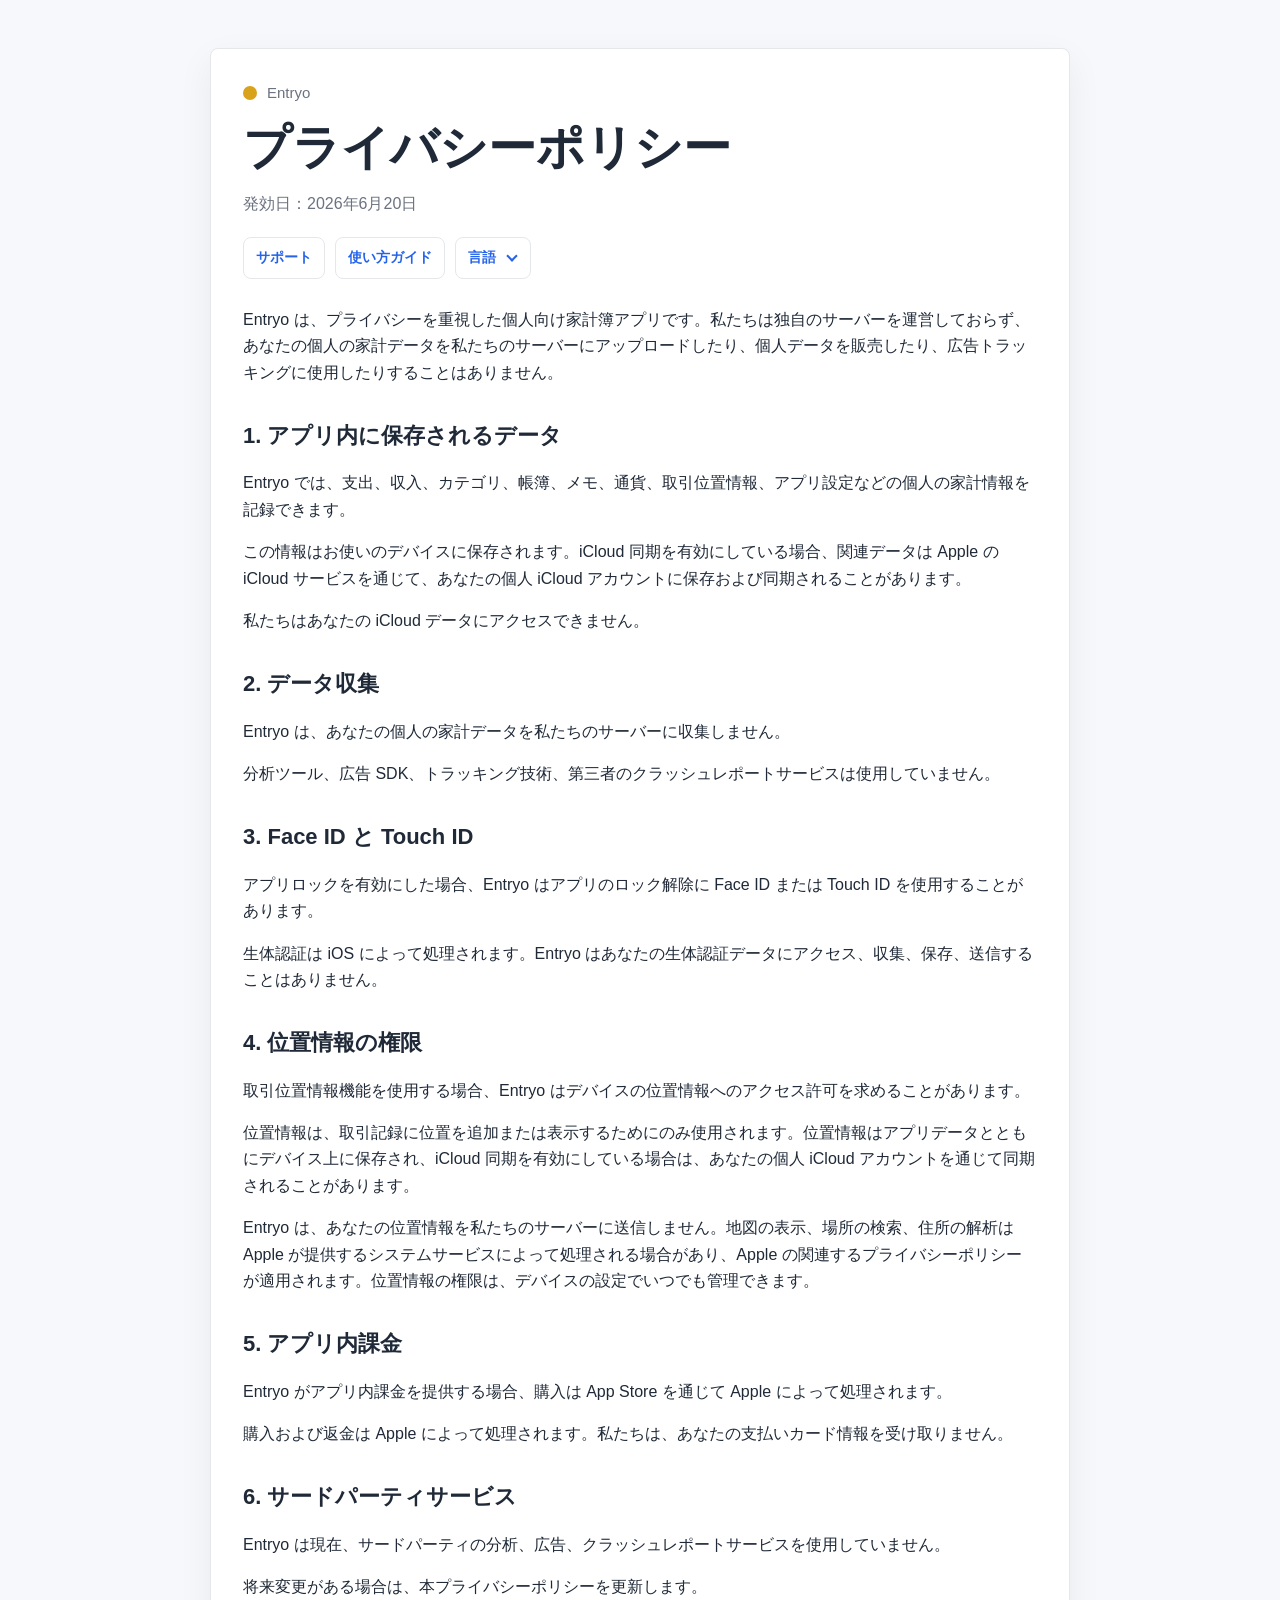
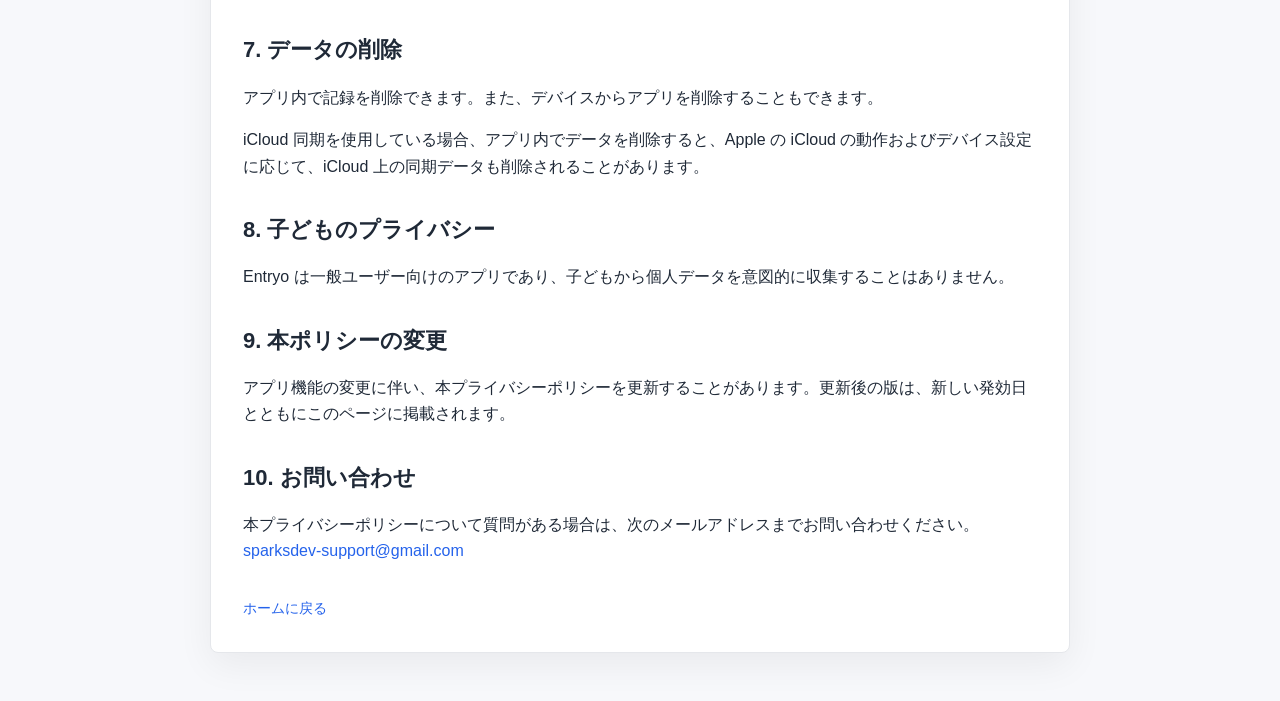
<file: privacy/ja.html>
<!doctype html>
<html lang="ja">
<head>
  <meta charset="utf-8">
  <meta name="viewport" content="width=device-width, initial-scale=1">
  <title>Entryo プライバシーポリシー</title>
  <meta name="description" content="Entryo プライバシーポリシー">
  <link rel="stylesheet" href="../styles.css">
</head>
<body>
  <main class="container">
    <article class="card">

<header><div class="brand"><span class="logo-dot"></span><span>Entryo</span></div><h1>プライバシーポリシー</h1><p class="muted">発効日：2026年6月20日</p>
<nav class="page-actions" aria-label="ページナビゲーション">
  <a class="button-link" href="../support/ja.html">サポート</a>
  <a class="button-link" href="../guide/ja.html">使い方ガイド</a>
  <details class="language-menu">
    <summary class="language-toggle">言語</summary>
    <ul class="language-options">
      <li><a href="./">English</a></li>
      <li><a href="./zh-Hans.html">简体中文</a></li>
      <li><a href="./zh-Hant.html">繁體中文</a></li>
      <li><a href="./ja.html" aria-current="page">日本語</a></li>
    </ul>
  </details>
</nav></header>
<p>Entryo は、プライバシーを重視した個人向け家計簿アプリです。私たちは独自のサーバーを運営しておらず、あなたの個人の家計データを私たちのサーバーにアップロードしたり、個人データを販売したり、広告トラッキングに使用したりすることはありません。</p>
<h2>1. アプリ内に保存されるデータ</h2>
<p>Entryo では、支出、収入、カテゴリ、帳簿、メモ、通貨、取引位置情報、アプリ設定などの個人の家計情報を記録できます。</p>
<p>この情報はお使いのデバイスに保存されます。iCloud 同期を有効にしている場合、関連データは Apple の iCloud サービスを通じて、あなたの個人 iCloud アカウントに保存および同期されることがあります。</p>
<p>私たちはあなたの iCloud データにアクセスできません。</p>
<h2>2. データ収集</h2>
<p>Entryo は、あなたの個人の家計データを私たちのサーバーに収集しません。</p>
<p>分析ツール、広告 SDK、トラッキング技術、第三者のクラッシュレポートサービスは使用していません。</p>
<h2>3. Face ID と Touch ID</h2>
<p>アプリロックを有効にした場合、Entryo はアプリのロック解除に Face ID または Touch ID を使用することがあります。</p>
<p>生体認証は iOS によって処理されます。Entryo はあなたの生体認証データにアクセス、収集、保存、送信することはありません。</p>
<h2>4. 位置情報の権限</h2>
<p>取引位置情報機能を使用する場合、Entryo はデバイスの位置情報へのアクセス許可を求めることがあります。</p>
<p>位置情報は、取引記録に位置を追加または表示するためにのみ使用されます。位置情報はアプリデータとともにデバイス上に保存され、iCloud 同期を有効にしている場合は、あなたの個人 iCloud アカウントを通じて同期されることがあります。</p>
<p>Entryo は、あなたの位置情報を私たちのサーバーに送信しません。地図の表示、場所の検索、住所の解析は Apple が提供するシステムサービスによって処理される場合があり、Apple の関連するプライバシーポリシーが適用されます。位置情報の権限は、デバイスの設定でいつでも管理できます。</p>
<h2>5. アプリ内課金</h2>
<p>Entryo がアプリ内課金を提供する場合、購入は App Store を通じて Apple によって処理されます。</p>
<p>購入および返金は Apple によって処理されます。私たちは、あなたの支払いカード情報を受け取りません。</p>
<h2>6. サードパーティサービス</h2>
<p>Entryo は現在、サードパーティの分析、広告、クラッシュレポートサービスを使用していません。</p>
<p>将来変更がある場合は、本プライバシーポリシーを更新します。</p>
<h2>7. データの削除</h2>
<p>アプリ内で記録を削除できます。また、デバイスからアプリを削除することもできます。</p>
<p>iCloud 同期を使用している場合、アプリ内でデータを削除すると、Apple の iCloud の動作およびデバイス設定に応じて、iCloud 上の同期データも削除されることがあります。</p>
<h2>8. 子どものプライバシー</h2>
<p>Entryo は一般ユーザー向けのアプリであり、子どもから個人データを意図的に収集することはありません。</p>
<h2>9. 本ポリシーの変更</h2>
<p>アプリ機能の変更に伴い、本プライバシーポリシーを更新することがあります。更新後の版は、新しい発効日とともにこのページに掲載されます。</p>
<h2>10. お問い合わせ</h2>
<p>本プライバシーポリシーについて質問がある場合は、次のメールアドレスまでお問い合わせください。<br><a href="mailto:sparksdev-support@gmail.com">sparksdev-support@gmail.com</a></p>
<footer><a href="../">ホームに戻る</a></footer>

    </article>
  </main>
</body>
</html>
</file>
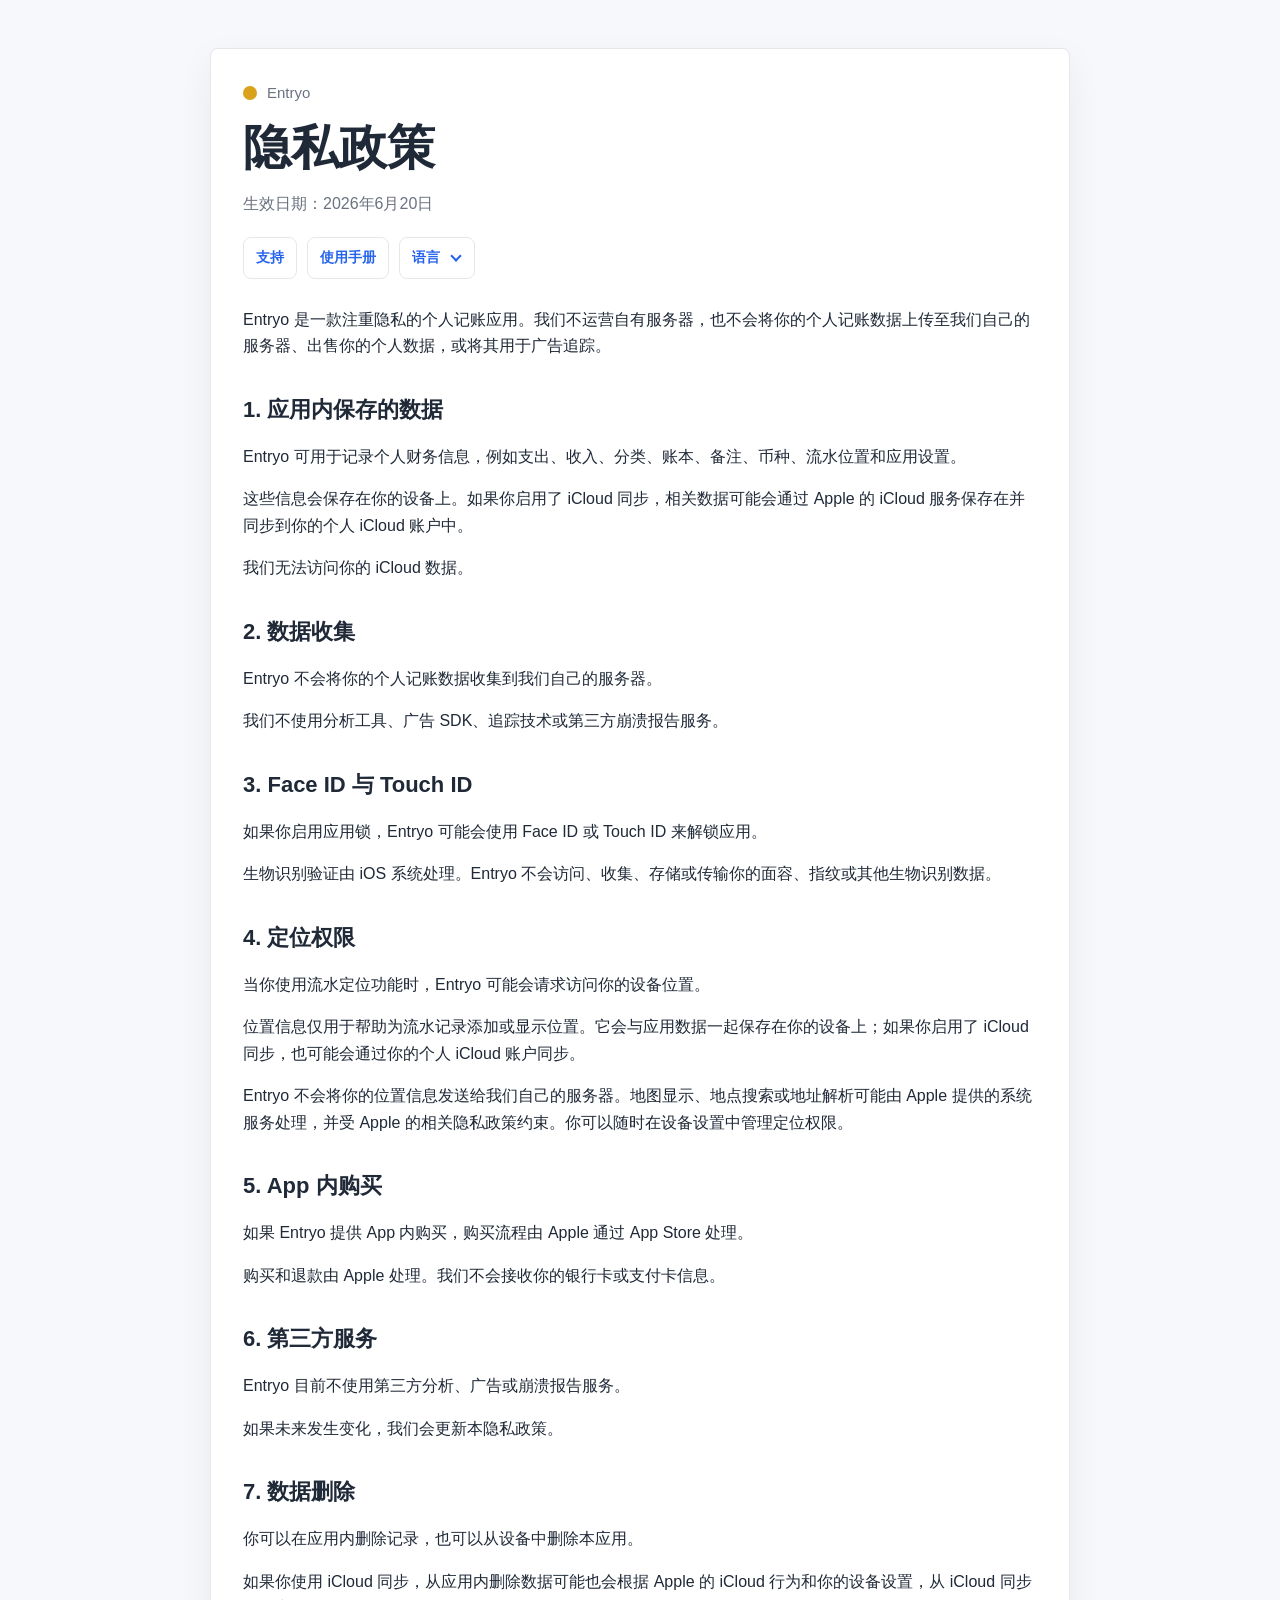
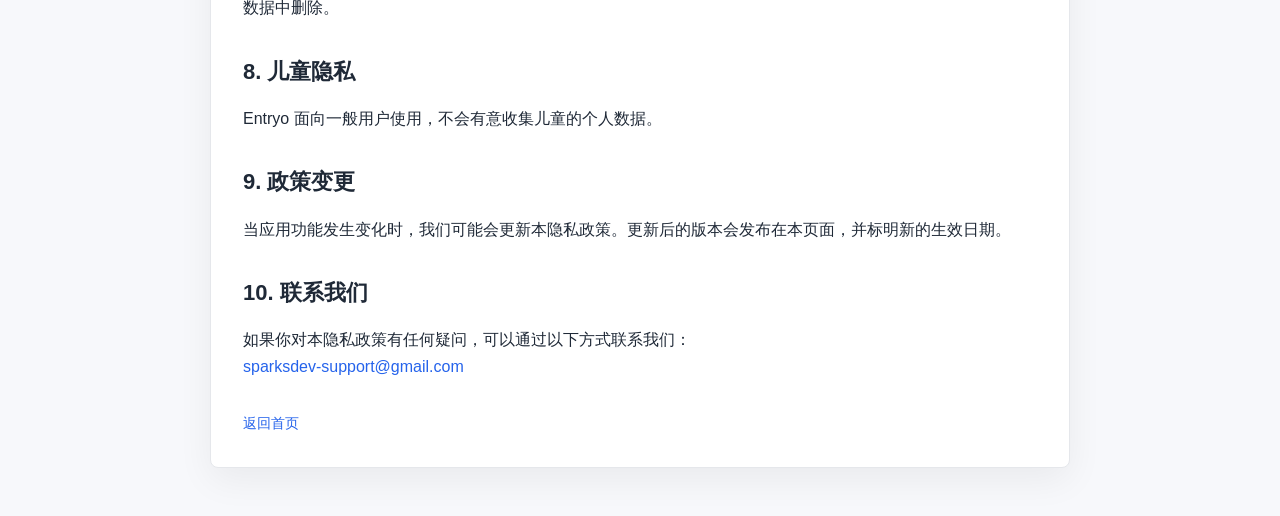
<file: privacy/zh-Hans.html>
<!doctype html>
<html lang="zh-Hans">
<head>
  <meta charset="utf-8">
  <meta name="viewport" content="width=device-width, initial-scale=1">
  <title>Entryo 隐私政策</title>
  <meta name="description" content="Entryo 隐私政策">
  <link rel="stylesheet" href="../styles.css">
</head>
<body>
  <main class="container">
    <article class="card">

<header><div class="brand"><span class="logo-dot"></span><span>Entryo</span></div><h1>隐私政策</h1><p class="muted">生效日期：2026年6月20日</p>
<nav class="page-actions" aria-label="页面导航">
  <a class="button-link" href="../support/zh-Hans.html">支持</a>
  <a class="button-link" href="../guide/zh-Hans.html">使用手册</a>
  <details class="language-menu">
    <summary class="language-toggle">语言</summary>
    <ul class="language-options">
      <li><a href="./">English</a></li>
      <li><a href="./zh-Hans.html" aria-current="page">简体中文</a></li>
      <li><a href="./zh-Hant.html">繁體中文</a></li>
      <li><a href="./ja.html">日本語</a></li>
    </ul>
  </details>
</nav></header>
<p>Entryo 是一款注重隐私的个人记账应用。我们不运营自有服务器，也不会将你的个人记账数据上传至我们自己的服务器、出售你的个人数据，或将其用于广告追踪。</p>
<h2>1. 应用内保存的数据</h2>
<p>Entryo 可用于记录个人财务信息，例如支出、收入、分类、账本、备注、币种、流水位置和应用设置。</p>
<p>这些信息会保存在你的设备上。如果你启用了 iCloud 同步，相关数据可能会通过 Apple 的 iCloud 服务保存在并同步到你的个人 iCloud 账户中。</p>
<p>我们无法访问你的 iCloud 数据。</p>
<h2>2. 数据收集</h2>
<p>Entryo 不会将你的个人记账数据收集到我们自己的服务器。</p>
<p>我们不使用分析工具、广告 SDK、追踪技术或第三方崩溃报告服务。</p>
<h2>3. Face ID 与 Touch ID</h2>
<p>如果你启用应用锁，Entryo 可能会使用 Face ID 或 Touch ID 来解锁应用。</p>
<p>生物识别验证由 iOS 系统处理。Entryo 不会访问、收集、存储或传输你的面容、指纹或其他生物识别数据。</p>
<h2>4. 定位权限</h2>
<p>当你使用流水定位功能时，Entryo 可能会请求访问你的设备位置。</p>
<p>位置信息仅用于帮助为流水记录添加或显示位置。它会与应用数据一起保存在你的设备上；如果你启用了 iCloud 同步，也可能会通过你的个人 iCloud 账户同步。</p>
<p>Entryo 不会将你的位置信息发送给我们自己的服务器。地图显示、地点搜索或地址解析可能由 Apple 提供的系统服务处理，并受 Apple 的相关隐私政策约束。你可以随时在设备设置中管理定位权限。</p>
<h2>5. App 内购买</h2>
<p>如果 Entryo 提供 App 内购买，购买流程由 Apple 通过 App Store 处理。</p>
<p>购买和退款由 Apple 处理。我们不会接收你的银行卡或支付卡信息。</p>
<h2>6. 第三方服务</h2>
<p>Entryo 目前不使用第三方分析、广告或崩溃报告服务。</p>
<p>如果未来发生变化，我们会更新本隐私政策。</p>
<h2>7. 数据删除</h2>
<p>你可以在应用内删除记录，也可以从设备中删除本应用。</p>
<p>如果你使用 iCloud 同步，从应用内删除数据可能也会根据 Apple 的 iCloud 行为和你的设备设置，从 iCloud 同步数据中删除。</p>
<h2>8. 儿童隐私</h2>
<p>Entryo 面向一般用户使用，不会有意收集儿童的个人数据。</p>
<h2>9. 政策变更</h2>
<p>当应用功能发生变化时，我们可能会更新本隐私政策。更新后的版本会发布在本页面，并标明新的生效日期。</p>
<h2>10. 联系我们</h2>
<p>如果你对本隐私政策有任何疑问，可以通过以下方式联系我们：<br><a href="mailto:sparksdev-support@gmail.com">sparksdev-support@gmail.com</a></p>
<footer><a href="../">返回首页</a></footer>

    </article>
  </main>
</body>
</html>
</file>
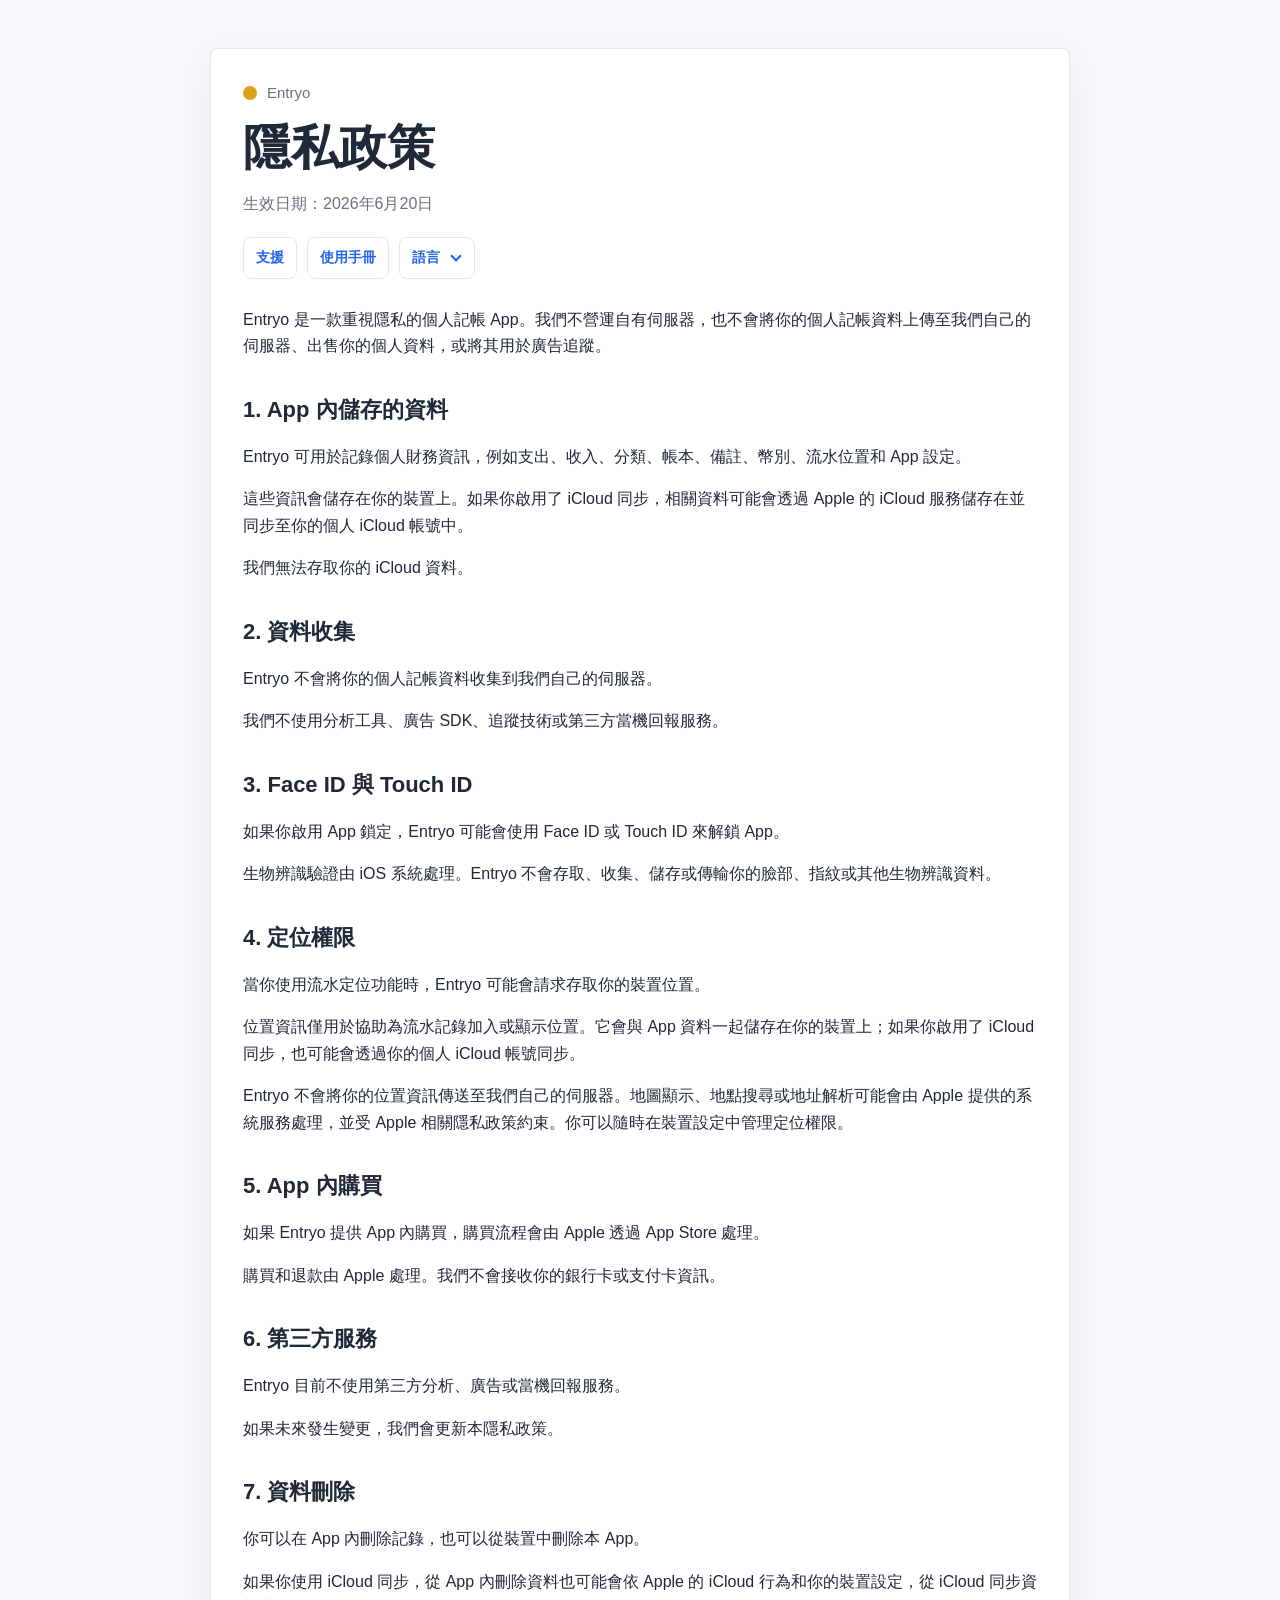
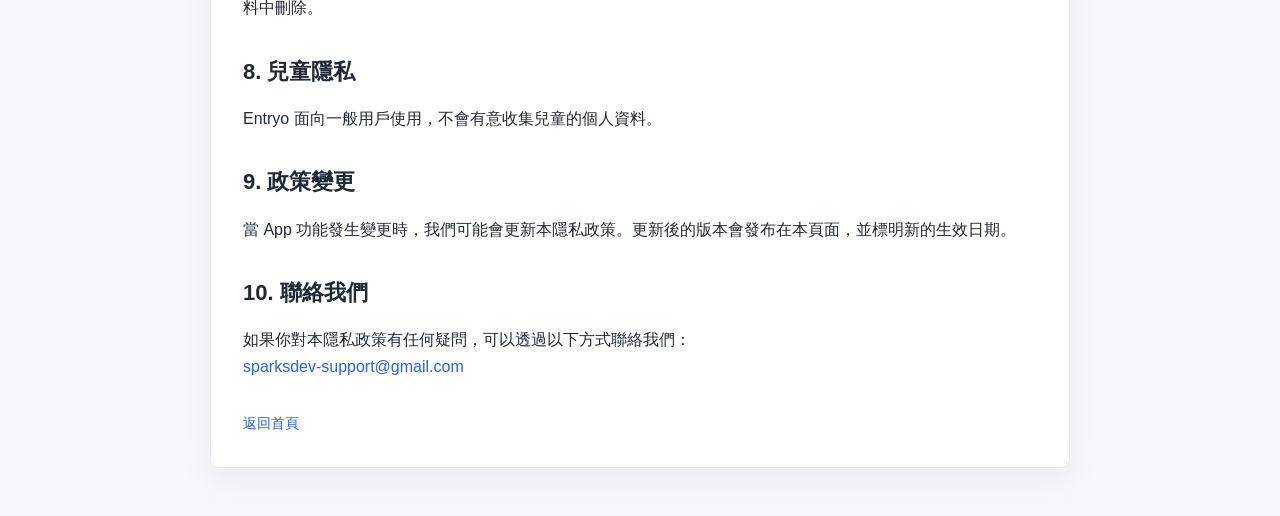
<file: privacy/zh-Hant.html>
<!doctype html>
<html lang="zh-Hant">
<head>
  <meta charset="utf-8">
  <meta name="viewport" content="width=device-width, initial-scale=1">
  <title>Entryo 隱私政策</title>
  <meta name="description" content="Entryo 隱私政策">
  <link rel="stylesheet" href="../styles.css">
</head>
<body>
  <main class="container">
    <article class="card">

<header><div class="brand"><span class="logo-dot"></span><span>Entryo</span></div><h1>隱私政策</h1><p class="muted">生效日期：2026年6月20日</p>
<nav class="page-actions" aria-label="頁面導覽">
  <a class="button-link" href="../support/zh-Hant.html">支援</a>
  <a class="button-link" href="../guide/zh-Hant.html">使用手冊</a>
  <details class="language-menu">
    <summary class="language-toggle">語言</summary>
    <ul class="language-options">
      <li><a href="./">English</a></li>
      <li><a href="./zh-Hans.html">简体中文</a></li>
      <li><a href="./zh-Hant.html" aria-current="page">繁體中文</a></li>
      <li><a href="./ja.html">日本語</a></li>
    </ul>
  </details>
</nav></header>
<p>Entryo 是一款重視隱私的個人記帳 App。我們不營運自有伺服器，也不會將你的個人記帳資料上傳至我們自己的伺服器、出售你的個人資料，或將其用於廣告追蹤。</p>
<h2>1. App 內儲存的資料</h2>
<p>Entryo 可用於記錄個人財務資訊，例如支出、收入、分類、帳本、備註、幣別、流水位置和 App 設定。</p>
<p>這些資訊會儲存在你的裝置上。如果你啟用了 iCloud 同步，相關資料可能會透過 Apple 的 iCloud 服務儲存在並同步至你的個人 iCloud 帳號中。</p>
<p>我們無法存取你的 iCloud 資料。</p>
<h2>2. 資料收集</h2>
<p>Entryo 不會將你的個人記帳資料收集到我們自己的伺服器。</p>
<p>我們不使用分析工具、廣告 SDK、追蹤技術或第三方當機回報服務。</p>
<h2>3. Face ID 與 Touch ID</h2>
<p>如果你啟用 App 鎖定，Entryo 可能會使用 Face ID 或 Touch ID 來解鎖 App。</p>
<p>生物辨識驗證由 iOS 系統處理。Entryo 不會存取、收集、儲存或傳輸你的臉部、指紋或其他生物辨識資料。</p>
<h2>4. 定位權限</h2>
<p>當你使用流水定位功能時，Entryo 可能會請求存取你的裝置位置。</p>
<p>位置資訊僅用於協助為流水記錄加入或顯示位置。它會與 App 資料一起儲存在你的裝置上；如果你啟用了 iCloud 同步，也可能會透過你的個人 iCloud 帳號同步。</p>
<p>Entryo 不會將你的位置資訊傳送至我們自己的伺服器。地圖顯示、地點搜尋或地址解析可能會由 Apple 提供的系統服務處理，並受 Apple 相關隱私政策約束。你可以隨時在裝置設定中管理定位權限。</p>
<h2>5. App 內購買</h2>
<p>如果 Entryo 提供 App 內購買，購買流程會由 Apple 透過 App Store 處理。</p>
<p>購買和退款由 Apple 處理。我們不會接收你的銀行卡或支付卡資訊。</p>
<h2>6. 第三方服務</h2>
<p>Entryo 目前不使用第三方分析、廣告或當機回報服務。</p>
<p>如果未來發生變更，我們會更新本隱私政策。</p>
<h2>7. 資料刪除</h2>
<p>你可以在 App 內刪除記錄，也可以從裝置中刪除本 App。</p>
<p>如果你使用 iCloud 同步，從 App 內刪除資料也可能會依 Apple 的 iCloud 行為和你的裝置設定，從 iCloud 同步資料中刪除。</p>
<h2>8. 兒童隱私</h2>
<p>Entryo 面向一般用戶使用，不會有意收集兒童的個人資料。</p>
<h2>9. 政策變更</h2>
<p>當 App 功能發生變更時，我們可能會更新本隱私政策。更新後的版本會發布在本頁面，並標明新的生效日期。</p>
<h2>10. 聯絡我們</h2>
<p>如果你對本隱私政策有任何疑問，可以透過以下方式聯絡我們：<br><a href="mailto:sparksdev-support@gmail.com">sparksdev-support@gmail.com</a></p>
<footer><a href="../">返回首頁</a></footer>

    </article>
  </main>
</body>
</html>
</file>
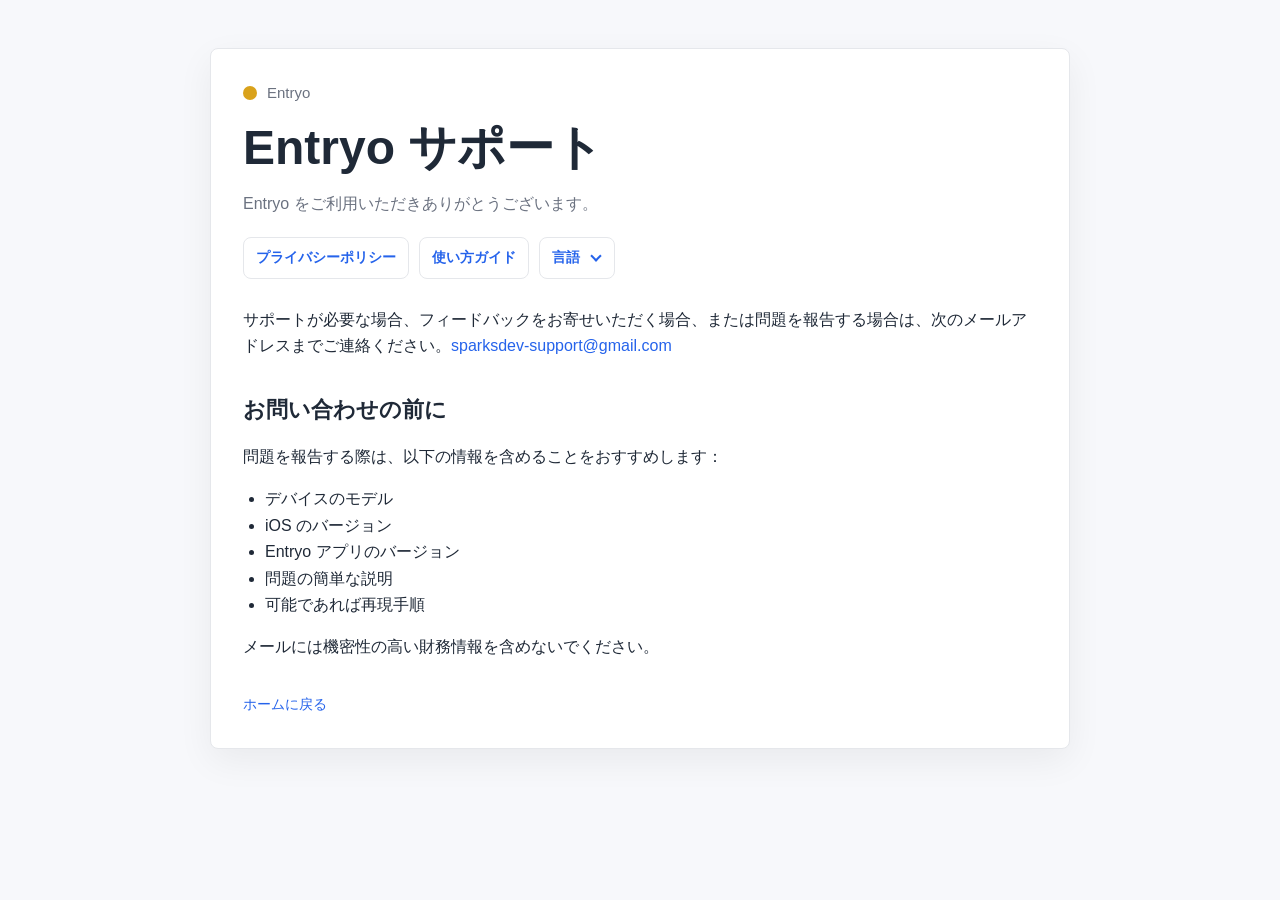
<file: support/ja.html>
<!doctype html>
<html lang="ja">
<head>
  <meta charset="utf-8">
  <meta name="viewport" content="width=device-width, initial-scale=1">
  <title>Entryo サポート</title>
  <meta name="description" content="Entryo サポート">
  <link rel="stylesheet" href="../styles.css">
</head>
<body>
  <main class="container">
    <article class="card">

<header><div class="brand"><span class="logo-dot"></span><span>Entryo</span></div><h1>Entryo サポート</h1><p class="muted">Entryo をご利用いただきありがとうございます。</p>
<nav class="page-actions" aria-label="ページナビゲーション">
  <a class="button-link" href="../privacy/ja.html">プライバシーポリシー</a>
  <a class="button-link" href="../guide/ja.html">使い方ガイド</a>
  <details class="language-menu">
    <summary class="language-toggle">言語</summary>
    <ul class="language-options">
      <li><a href="./">English</a></li>
      <li><a href="./zh-Hans.html">简体中文</a></li>
      <li><a href="./zh-Hant.html">繁體中文</a></li>
      <li><a href="./ja.html" aria-current="page">日本語</a></li>
    </ul>
  </details>
</nav></header>
<p>サポートが必要な場合、フィードバックをお寄せいただく場合、または問題を報告する場合は、次のメールアドレスまでご連絡ください。<a href="mailto:sparksdev-support@gmail.com">sparksdev-support@gmail.com</a></p>
<h2>お問い合わせの前に</h2>
<p>問題を報告する際は、以下の情報を含めることをおすすめします：</p>
<ul><li>デバイスのモデル</li><li>iOS のバージョン</li><li>Entryo アプリのバージョン</li><li>問題の簡単な説明</li><li>可能であれば再現手順</li></ul>
<p>メールには機密性の高い財務情報を含めないでください。</p>
<footer><a href="../">ホームに戻る</a></footer>

    </article>
  </main>
</body>
</html>
</file>
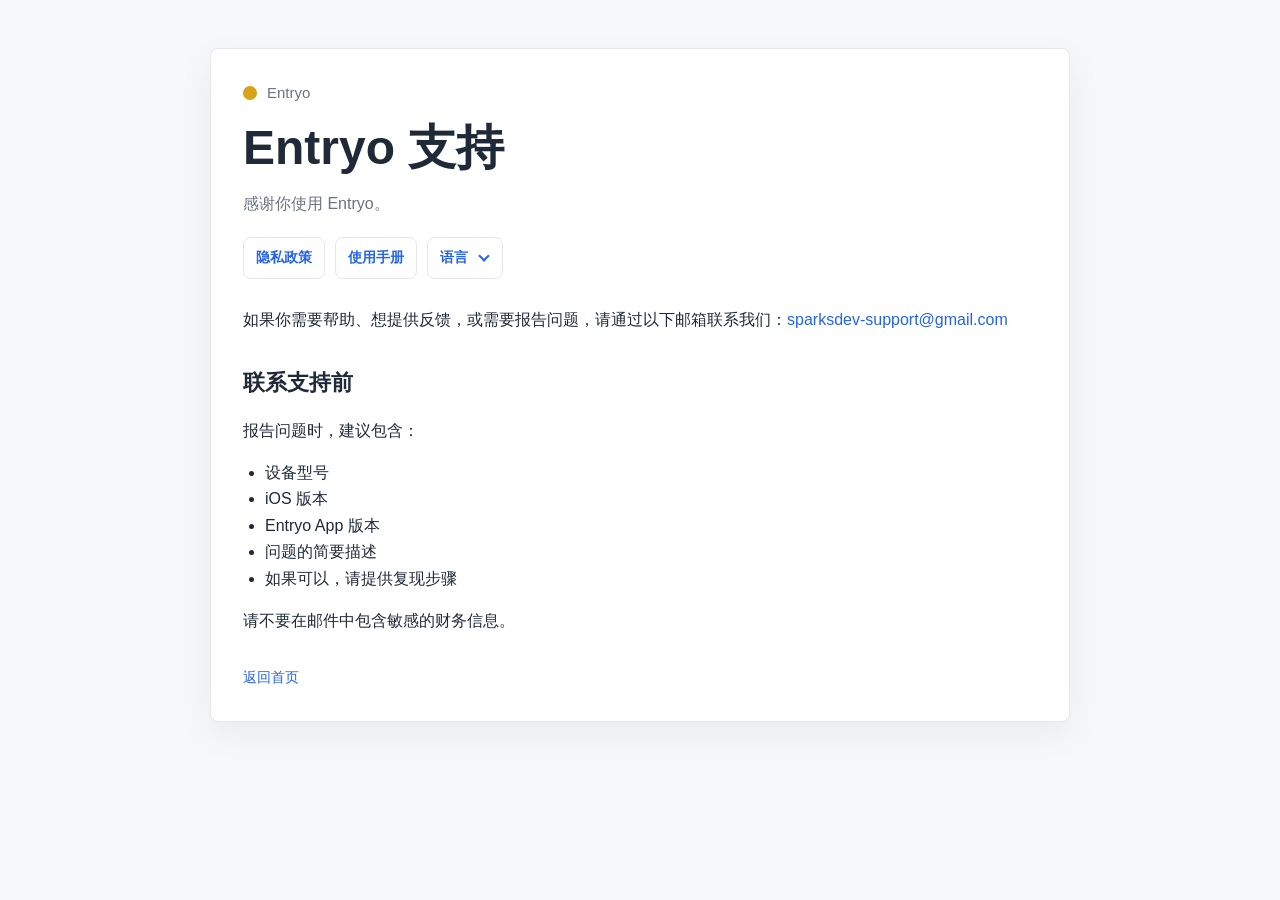
<file: support/zh-Hans.html>
<!doctype html>
<html lang="zh-Hans">
<head>
  <meta charset="utf-8">
  <meta name="viewport" content="width=device-width, initial-scale=1">
  <title>Entryo 支持</title>
  <meta name="description" content="Entryo 支持">
  <link rel="stylesheet" href="../styles.css">
</head>
<body>
  <main class="container">
    <article class="card">

<header><div class="brand"><span class="logo-dot"></span><span>Entryo</span></div><h1>Entryo 支持</h1><p class="muted">感谢你使用 Entryo。</p>
<nav class="page-actions" aria-label="页面导航">
  <a class="button-link" href="../privacy/zh-Hans.html">隐私政策</a>
  <a class="button-link" href="../guide/zh-Hans.html">使用手册</a>
  <details class="language-menu">
    <summary class="language-toggle">语言</summary>
    <ul class="language-options">
      <li><a href="./">English</a></li>
      <li><a href="./zh-Hans.html" aria-current="page">简体中文</a></li>
      <li><a href="./zh-Hant.html">繁體中文</a></li>
      <li><a href="./ja.html">日本語</a></li>
    </ul>
  </details>
</nav></header>
<p>如果你需要帮助、想提供反馈，或需要报告问题，请通过以下邮箱联系我们：<a href="mailto:sparksdev-support@gmail.com">sparksdev-support@gmail.com</a></p>
<h2>联系支持前</h2>
<p>报告问题时，建议包含：</p>
<ul><li>设备型号</li><li>iOS 版本</li><li>Entryo App 版本</li><li>问题的简要描述</li><li>如果可以，请提供复现步骤</li></ul>
<p>请不要在邮件中包含敏感的财务信息。</p>
<footer><a href="../">返回首页</a></footer>

    </article>
  </main>
</body>
</html>
</file>
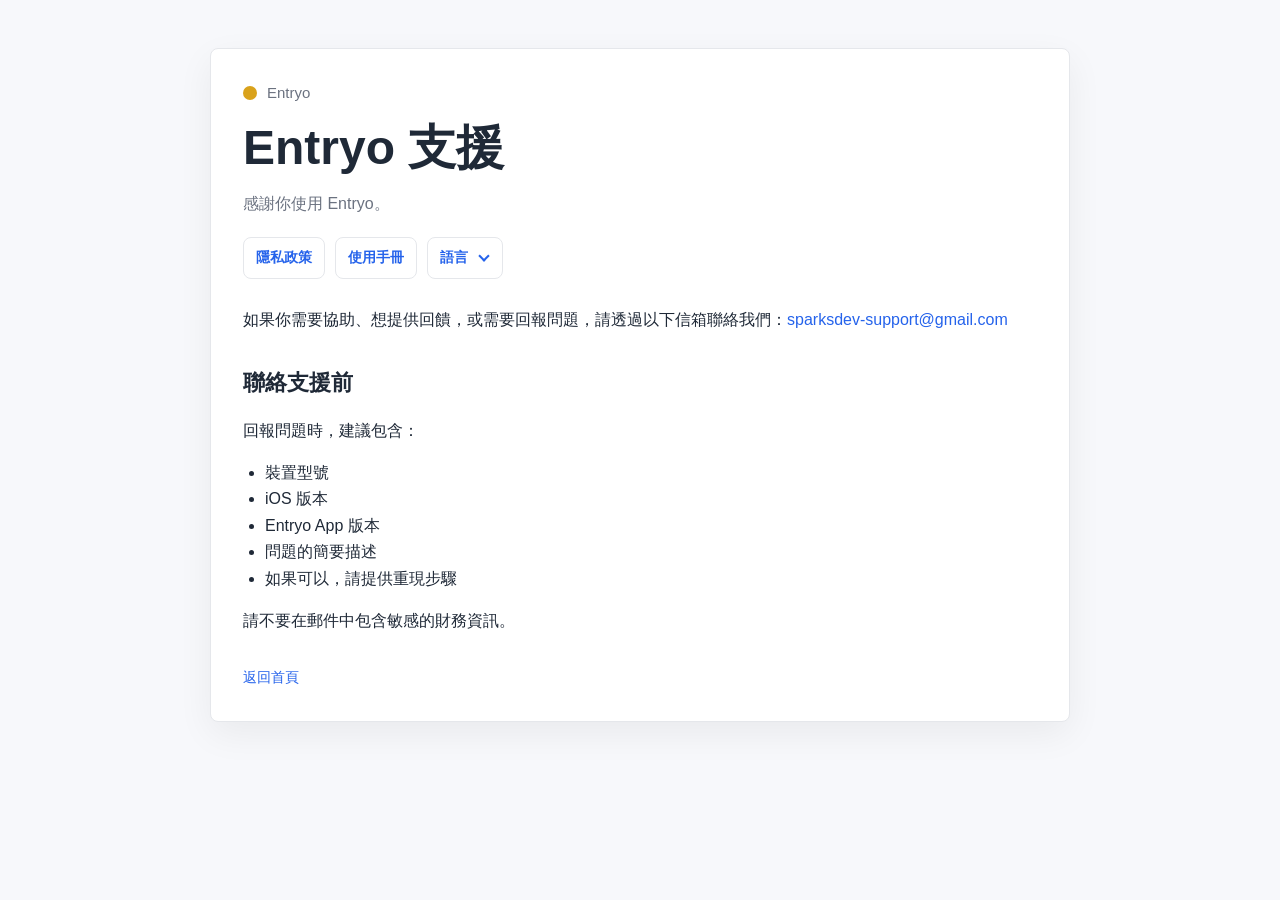
<file: support/zh-Hant.html>
<!doctype html>
<html lang="zh-Hant">
<head>
  <meta charset="utf-8">
  <meta name="viewport" content="width=device-width, initial-scale=1">
  <title>Entryo 支援</title>
  <meta name="description" content="Entryo 支援">
  <link rel="stylesheet" href="../styles.css">
</head>
<body>
  <main class="container">
    <article class="card">

<header><div class="brand"><span class="logo-dot"></span><span>Entryo</span></div><h1>Entryo 支援</h1><p class="muted">感謝你使用 Entryo。</p>
<nav class="page-actions" aria-label="頁面導覽">
  <a class="button-link" href="../privacy/zh-Hant.html">隱私政策</a>
  <a class="button-link" href="../guide/zh-Hant.html">使用手冊</a>
  <details class="language-menu">
    <summary class="language-toggle">語言</summary>
    <ul class="language-options">
      <li><a href="./">English</a></li>
      <li><a href="./zh-Hans.html">简体中文</a></li>
      <li><a href="./zh-Hant.html" aria-current="page">繁體中文</a></li>
      <li><a href="./ja.html">日本語</a></li>
    </ul>
  </details>
</nav></header>
<p>如果你需要協助、想提供回饋，或需要回報問題，請透過以下信箱聯絡我們：<a href="mailto:sparksdev-support@gmail.com">sparksdev-support@gmail.com</a></p>
<h2>聯絡支援前</h2>
<p>回報問題時，建議包含：</p>
<ul><li>裝置型號</li><li>iOS 版本</li><li>Entryo App 版本</li><li>問題的簡要描述</li><li>如果可以，請提供重現步驟</li></ul>
<p>請不要在郵件中包含敏感的財務資訊。</p>
<footer><a href="../">返回首頁</a></footer>

    </article>
  </main>
</body>
</html>
</file>
<file: styles.css>
:root{color-scheme:light dark;--bg:#f7f8fb;--card:#fff;--soft:#f3f5f8;--text:#1f2937;--muted:#6b7280;--border:#e5e7eb;--accent:#d9a21b;--link:#2563eb;--shadow:0 12px 36px rgba(0,0,0,.06)}
@media(prefers-color-scheme:dark){:root{--bg:#0f1115;--card:#171a21;--soft:#222731;--text:#f3f4f6;--muted:#9ca3af;--border:#2d3340;--accent:#f4c542;--link:#7cb7ff;--shadow:0 12px 36px rgba(0,0,0,.18)}}
*{box-sizing:border-box}
html{scroll-behavior:smooth}
body{margin:0;font-family:-apple-system,BlinkMacSystemFont,"Segoe UI",Roboto,Helvetica,Arial,"PingFang SC","Microsoft YaHei","Noto Sans CJK SC","Noto Sans TC",sans-serif;background:var(--bg);color:var(--text);line-height:1.65}
.container{width:min(860px,calc(100% - 32px));margin:0 auto;padding:48px 0}
.card{background:var(--card);border:1px solid var(--border);border-radius:8px;padding:32px;box-shadow:var(--shadow)}
header{margin-bottom:28px}
.brand{display:inline-flex;align-items:center;gap:10px;color:var(--muted);font-size:15px;margin-bottom:16px}
.logo-dot{width:14px;height:14px;border-radius:50%;background:var(--accent);display:inline-block}
h1{font-size:clamp(32px,6vw,48px);line-height:1.1;margin:0 0 12px}
h2{font-size:22px;margin:32px 0 10px}
p,li{font-size:16px}
.muted{color:var(--muted)}
.page-actions{display:flex;flex-wrap:wrap;align-items:flex-start;gap:10px;margin-top:20px}
a{color:var(--link);text-decoration:none}
a:hover{text-decoration:underline}
.button-link,.language-toggle{display:inline-flex;align-items:center;gap:8px;min-height:42px;padding:8px 12px;border:1px solid var(--border);border-radius:8px;background:var(--card);color:var(--link);font-size:14px;font-weight:600;line-height:1.4}
.button-link:hover,.language-toggle:hover{background:var(--soft);text-decoration:none}
.language-menu{position:relative}
.language-toggle{cursor:pointer;list-style:none}
.language-toggle::-webkit-details-marker{display:none}
.language-toggle::after{content:"";width:6px;height:6px;margin:-4px 2px 0 4px;border-right:2px solid currentColor;border-bottom:2px solid currentColor;transform:rotate(45deg)}
.language-menu[open] .language-toggle::after{margin-top:4px;transform:rotate(225deg)}
.language-options{position:absolute;z-index:2;top:calc(100% + 8px);right:0;width:168px;margin:0;padding:6px;list-style:none;border:1px solid var(--border);border-radius:8px;background:var(--card);box-shadow:var(--shadow)}
.language-options li{font-size:14px}
.language-options a{display:block;padding:8px 10px;border-radius:6px;color:var(--text)}
.language-options a:hover{background:var(--soft);text-decoration:none}
.language-options a[aria-current="page"]{background:var(--soft);font-weight:700}
footer{margin-top:32px;color:var(--muted);font-size:14px}
ul{padding-left:22px}
@media(max-width:520px){.container{width:min(100% - 24px,860px);padding:20px 0}.card{padding:20px}.language-options{right:auto;left:0}}
.guide-shell{width:min(1200px,calc(100% - 32px));margin:0 auto;padding:36px 0;display:grid;grid-template-columns:260px minmax(0,1fr);gap:24px;align-items:start}
.guide-content{min-width:0;background:var(--card);border:1px solid var(--border);border-radius:8px;padding:32px;box-shadow:var(--shadow)}
.guide-header{padding-bottom:22px;border-bottom:1px solid var(--border)}
.guide-header .brand a{color:inherit;text-decoration:none}
.guide-title-row{display:flex;align-items:flex-start;justify-content:space-between;gap:12px}
.guide-title-row h1{min-width:0}
.guide-body{padding-top:4px}
.guide-body h2,.guide-body h3,.guide-body h4{scroll-margin-top:24px}
.heading-note{display:inline-block;margin-left:8px;color:var(--muted);font-size:.68em;font-weight:600;vertical-align:middle}
.guide-body h3{font-size:19px;margin:26px 0 8px}
.guide-body h4{font-size:17px;margin:22px 0 8px}
.guide-body hr{border:0;border-top:1px solid var(--border);margin:32px 0}
.guide-body table{width:100%;border-collapse:collapse;font-size:15px}
.guide-body th,.guide-body td{padding:10px 12px;border:1px solid var(--border);vertical-align:top}
.guide-body th{background:var(--soft);text-align:left}
.table-wrap{width:100%;overflow-x:auto;margin:18px 0}
.guide-body pre{overflow-x:auto;margin:18px 0;padding:14px 16px;border:1px solid var(--border);border-radius:8px;background:var(--soft);font-size:14px;line-height:1.5}
.guide-body code{font-family:ui-monospace,SFMono-Regular,SFMono,Menlo,Consolas,"Liberation Mono",monospace}
.guide-toc{position:sticky;top:20px;max-height:calc(100vh - 40px);overflow:auto;padding:16px;border:1px solid var(--border);border-radius:8px;background:var(--card);box-shadow:var(--shadow)}
.toc-title{margin:0 0 10px;color:var(--muted);font-size:13px;font-weight:700;text-transform:uppercase;letter-spacing:.04em}
.guide-toc ol{list-style:none;margin:0;padding:0}
.guide-toc li{font-size:14px;line-height:1.35}
.guide-toc a{display:block;padding:7px 8px;border-radius:6px;color:var(--text)}
.guide-toc a:hover{background:var(--soft);text-decoration:none}
.guide-toc .toc-level-3 a{padding-left:20px;color:var(--muted);font-size:13px}
.guide-toc .toc-level-4 a{padding-left:34px;color:var(--muted);font-size:12.5px}
.mobile-toc{display:none}
.mobile-toc-toggle{list-style:none}
.mobile-toc-toggle::-webkit-details-marker{display:none}
.back-to-top{position:fixed;right:18px;bottom:18px;z-index:15;display:flex;align-items:center;justify-content:center;width:44px;height:44px;border:1px solid var(--border);border-radius:8px;background:var(--card);box-shadow:var(--shadow);color:var(--link);font-size:24px;font-weight:700;line-height:1}
.back-to-top:hover{background:var(--soft);text-decoration:none}
.anchor-alias{display:block;position:relative;top:-24px;visibility:hidden}
@media(max-width:900px){.guide-shell{grid-template-columns:1fr;padding:72px 0 20px}.guide-toc{display:none}.guide-content{padding:24px}.mobile-toc{display:block;position:fixed;left:50%;top:12px;z-index:20;transform:translateX(-50%);pointer-events:auto}.mobile-toc-toggle{display:flex;align-items:center;gap:7px;min-height:42px;padding:8px 12px;border:1px solid var(--border);border-radius:8px;background:var(--card);box-shadow:var(--shadow);color:var(--link);font-size:14px;font-weight:700;cursor:pointer}.mobile-toc-toggle::before{content:"";width:16px;height:12px;background:linear-gradient(currentColor 0 0) 0 0/16px 2px no-repeat,linear-gradient(currentColor 0 0) 0 5px/16px 2px no-repeat,linear-gradient(currentColor 0 0) 0 10px/16px 2px no-repeat}.mobile-toc-panel{display:none}.mobile-toc[open]{inset:0;left:0;top:0;transform:none;background:rgba(0,0,0,.16);pointer-events:auto}.mobile-toc[open] .mobile-toc-panel{display:block;position:fixed;left:12px;right:12px;top:66px;max-height:calc(100vh - 90px);overflow:auto;padding:16px;border:1px solid var(--border);border-radius:8px;background:var(--card);box-shadow:var(--shadow)}.mobile-toc[open] .mobile-toc-toggle{position:fixed;left:50%;top:12px;z-index:21;transform:translateX(-50%)}.mobile-toc ol{list-style:none;margin:0;padding:0}.mobile-toc li{font-size:14px;line-height:1.35}.mobile-toc a{display:block;padding:8px;border-radius:6px;color:var(--text)}.mobile-toc a:hover{background:var(--soft);text-decoration:none}.mobile-toc .toc-level-3 a{padding-left:22px;color:var(--muted);font-size:13px}.mobile-toc .toc-level-4 a{padding-left:36px;color:var(--muted);font-size:12.5px}.back-to-top{right:14px;bottom:14px;width:42px;height:42px;font-size:22px}}
@media(max-width:520px){.guide-shell{width:min(100% - 24px,1200px)}.guide-content{padding:20px}.guide-toc{padding:14px}}
</file>
